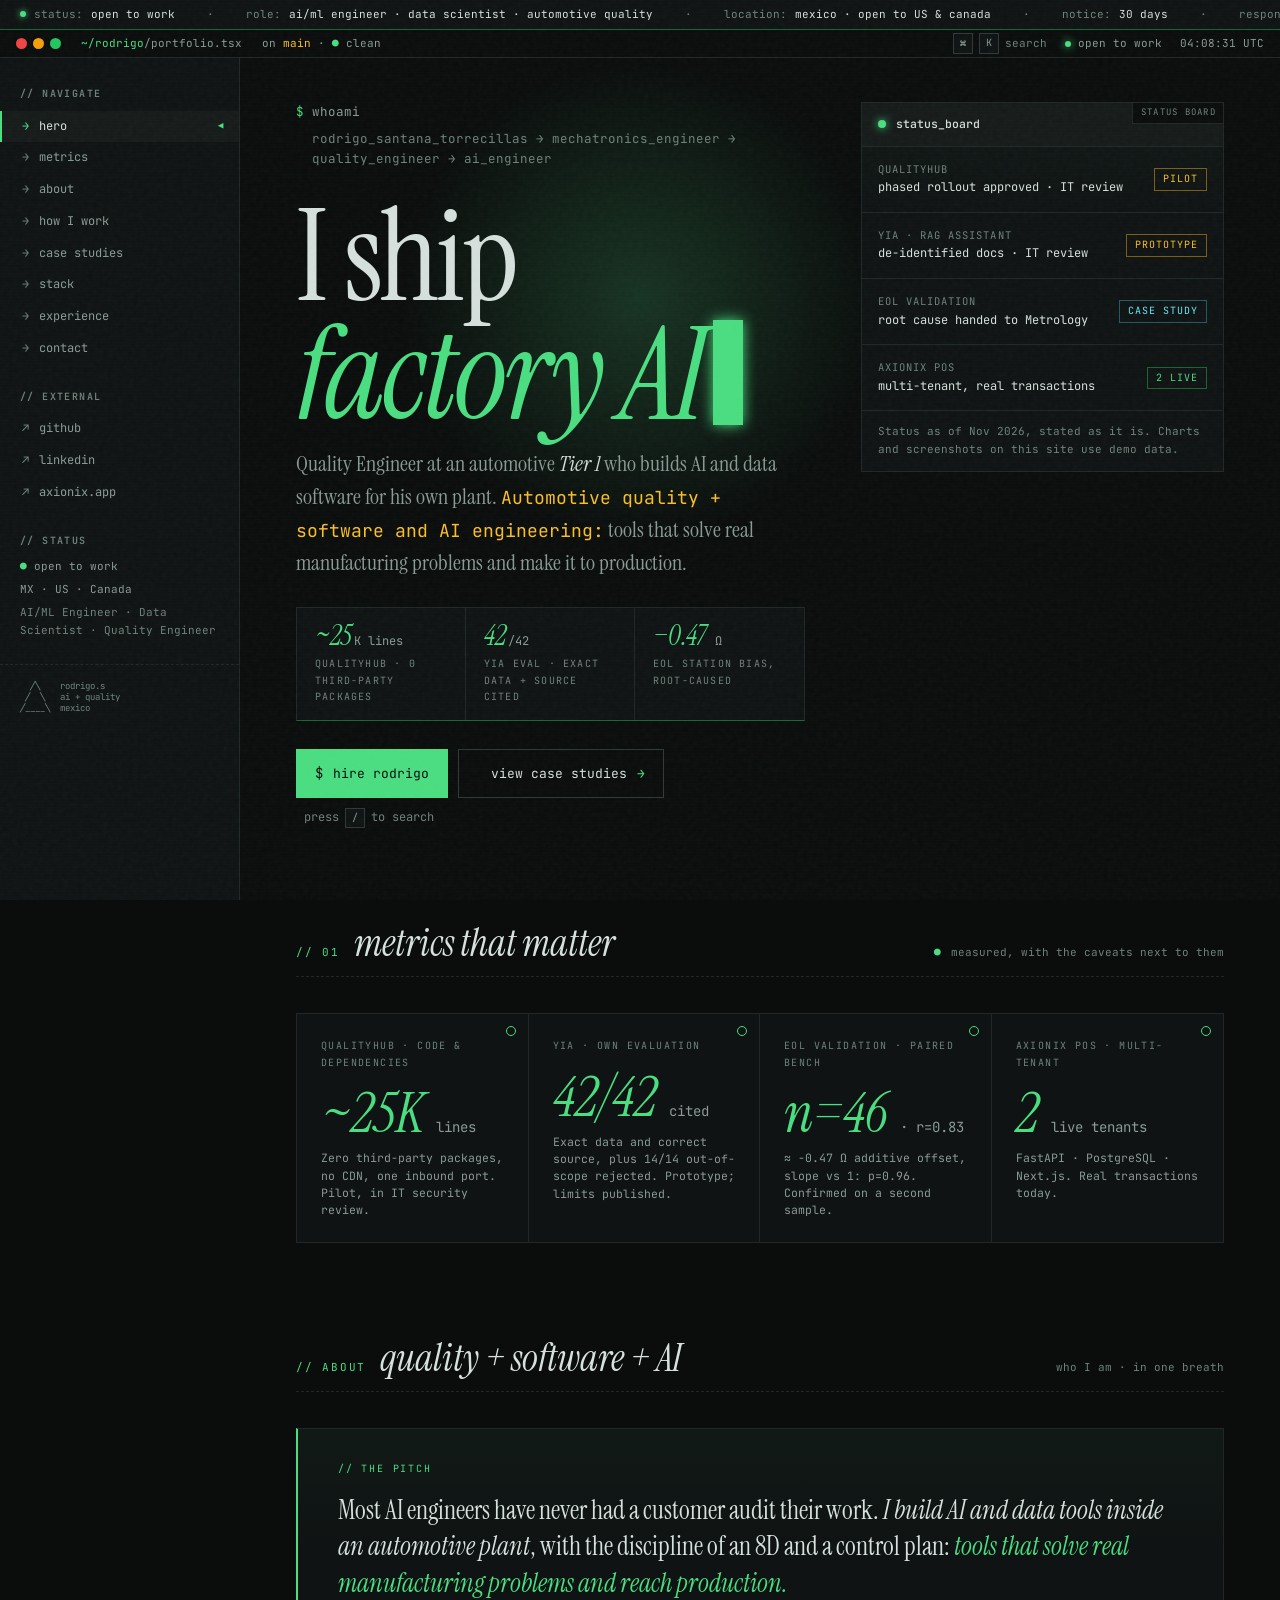
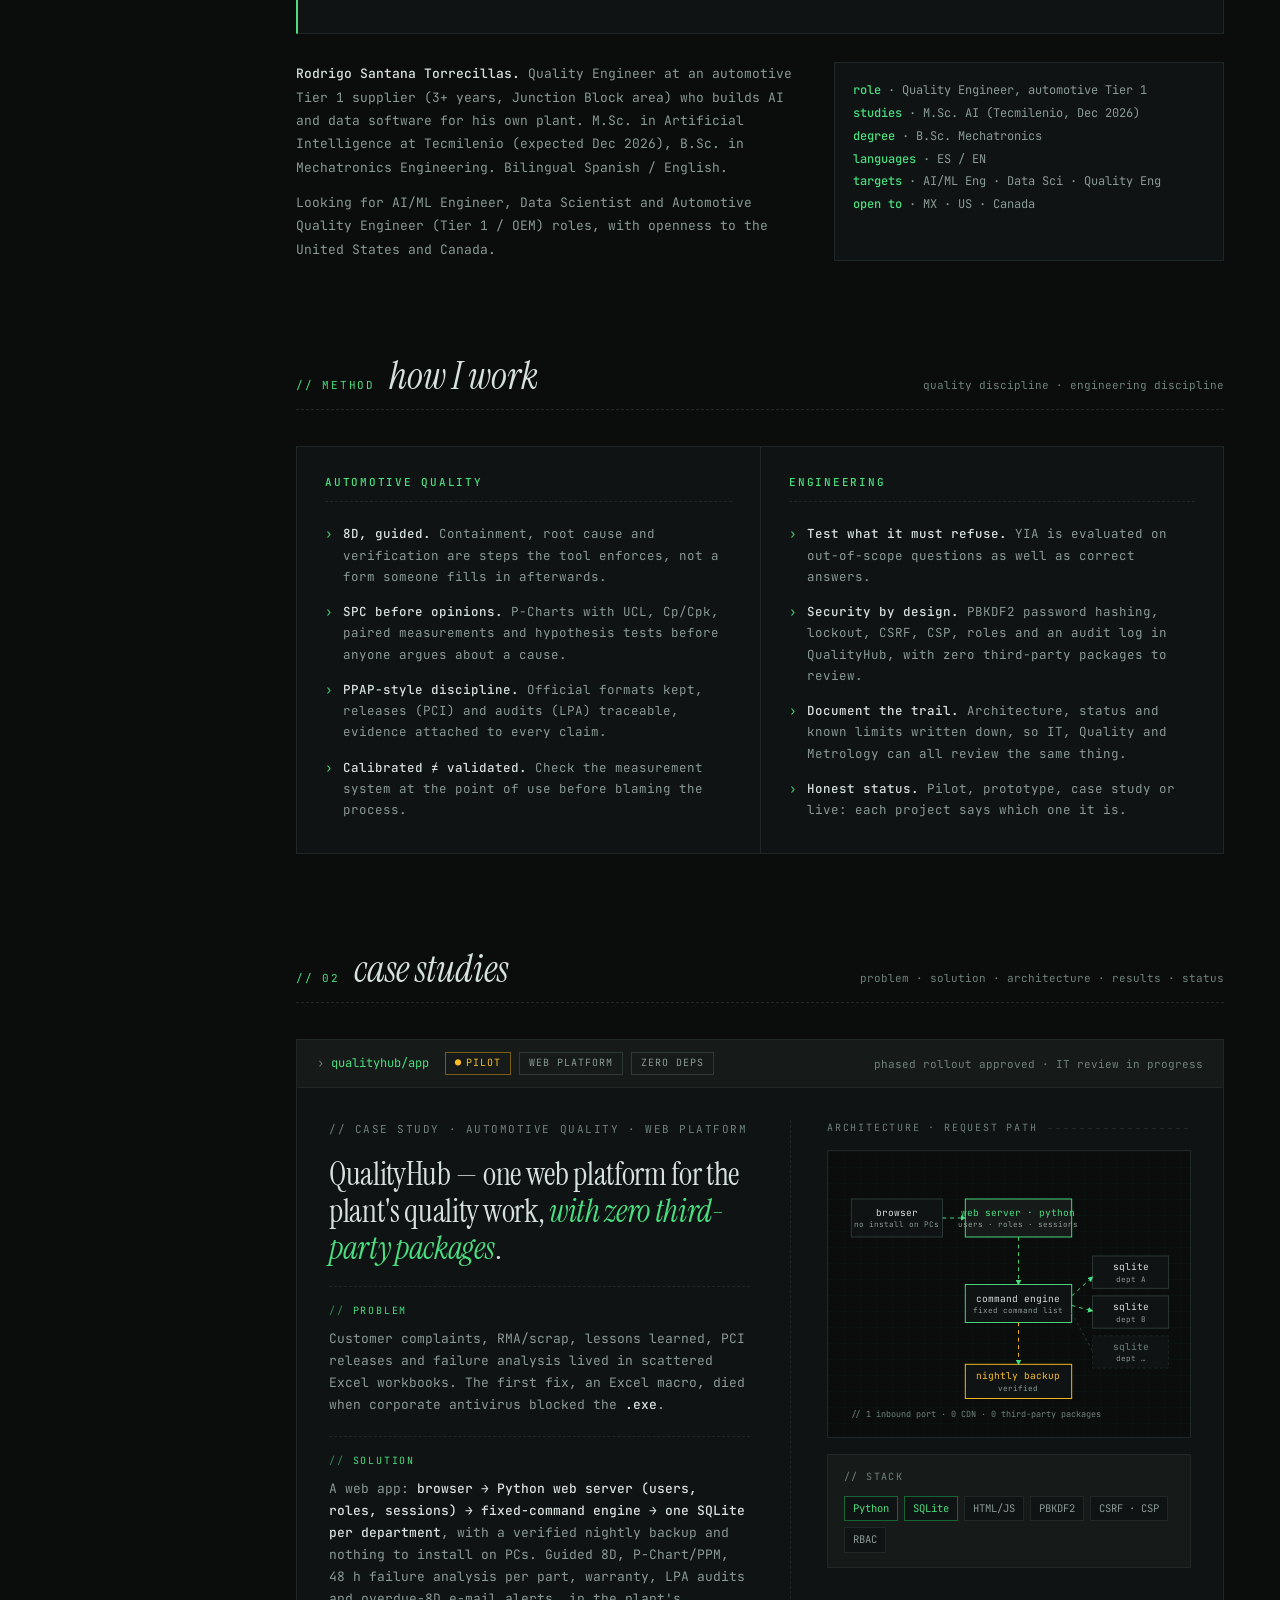
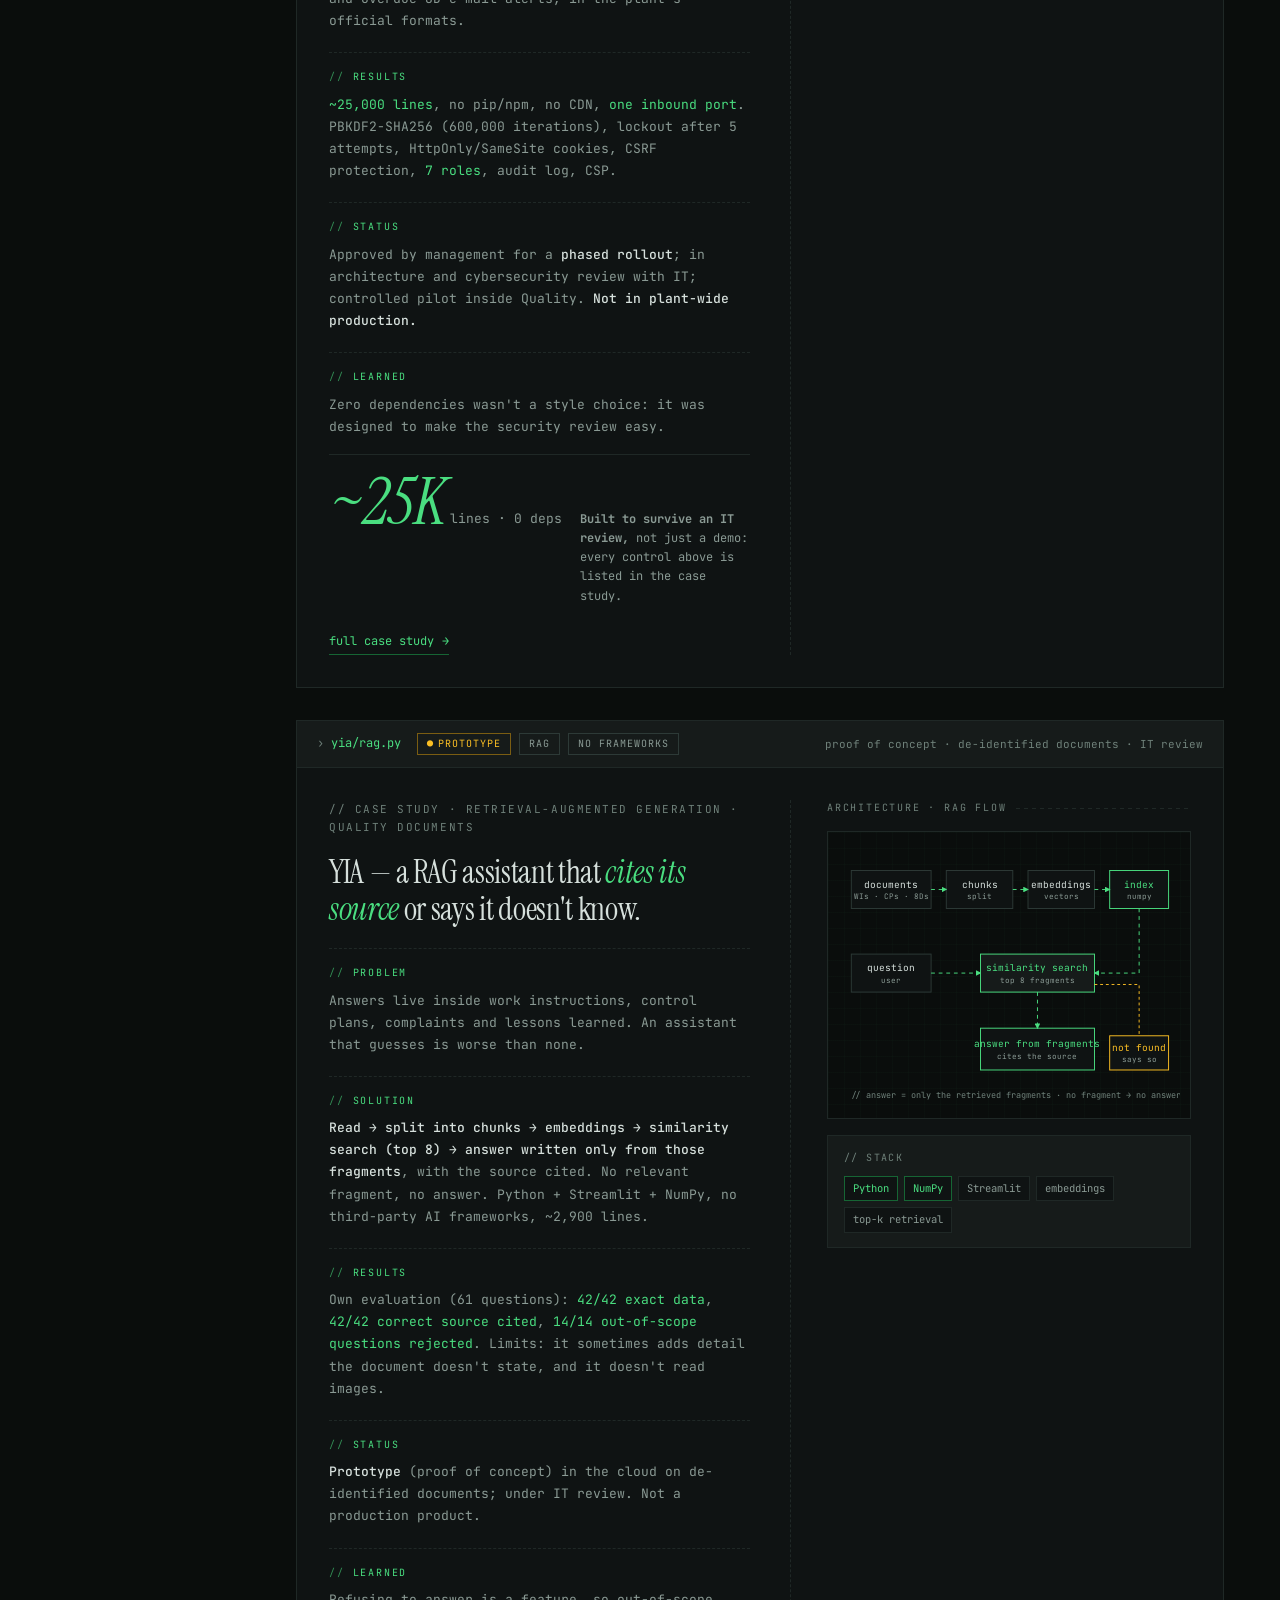
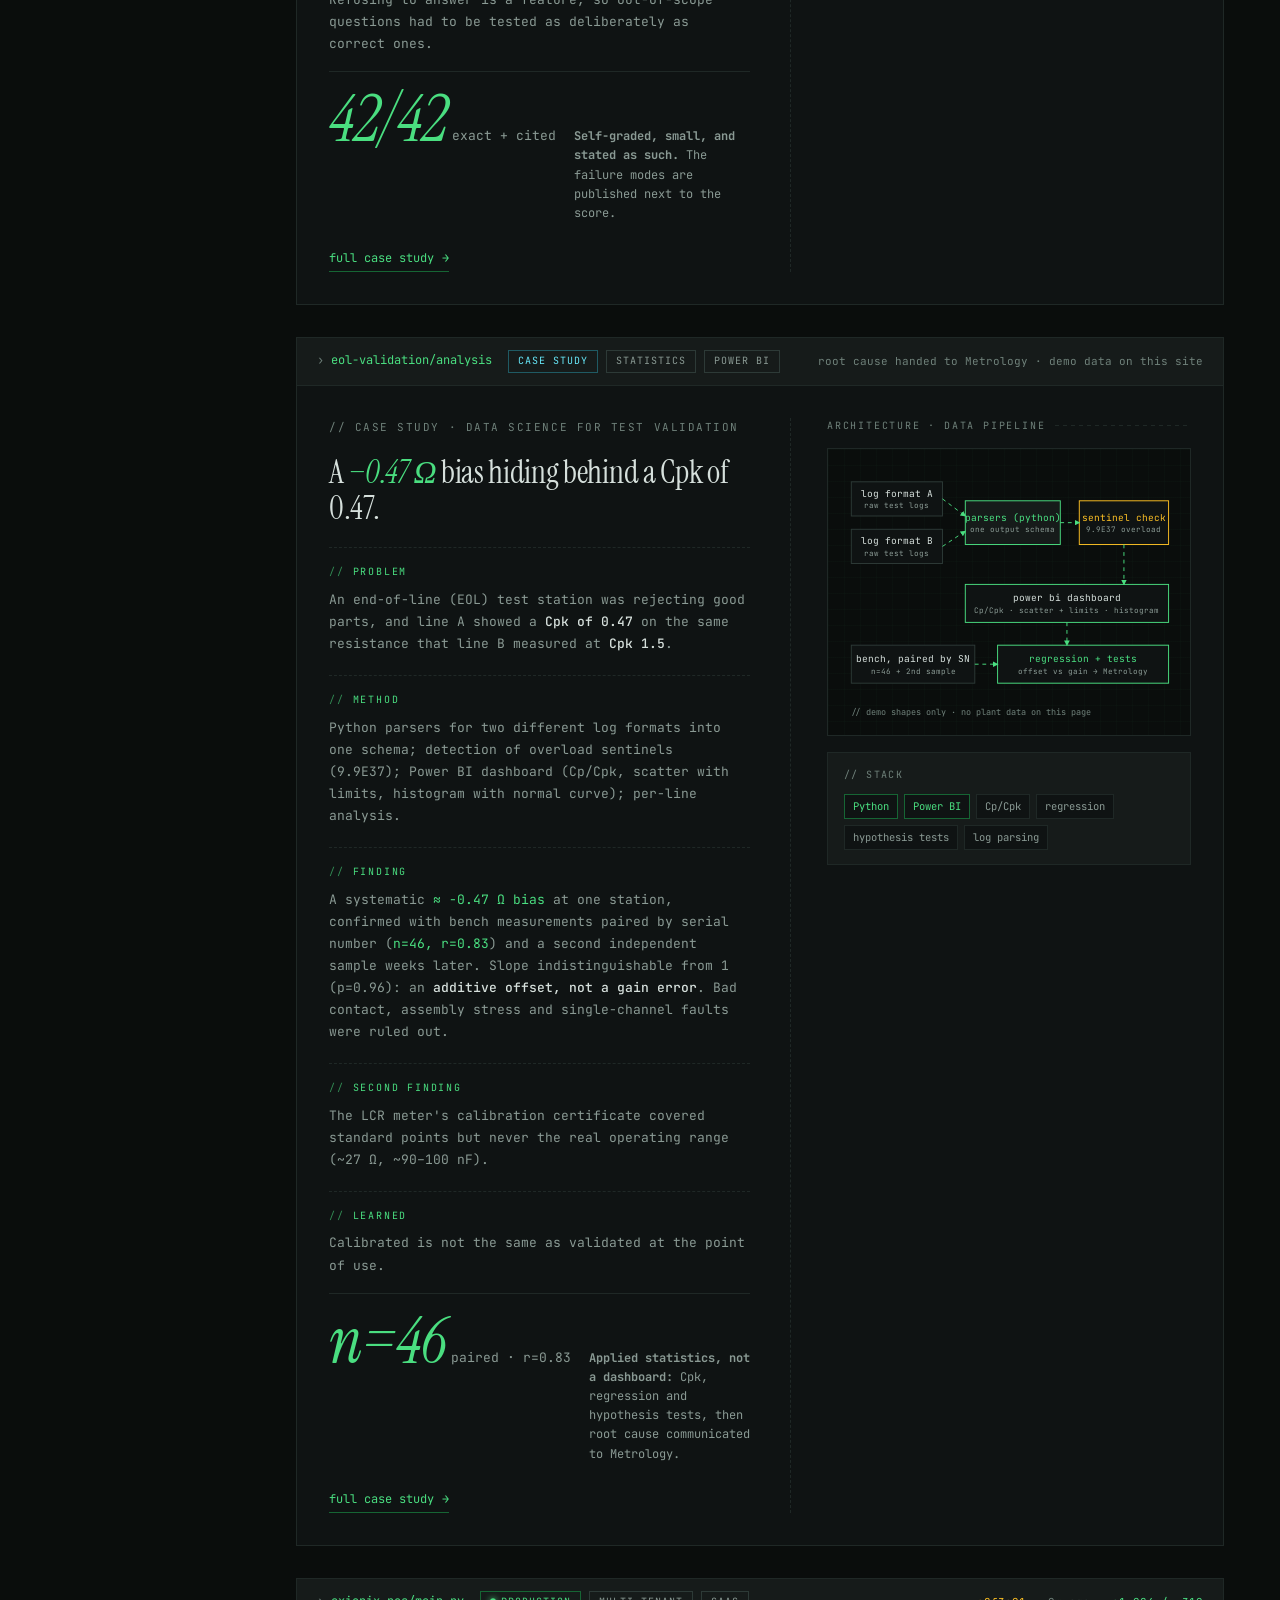
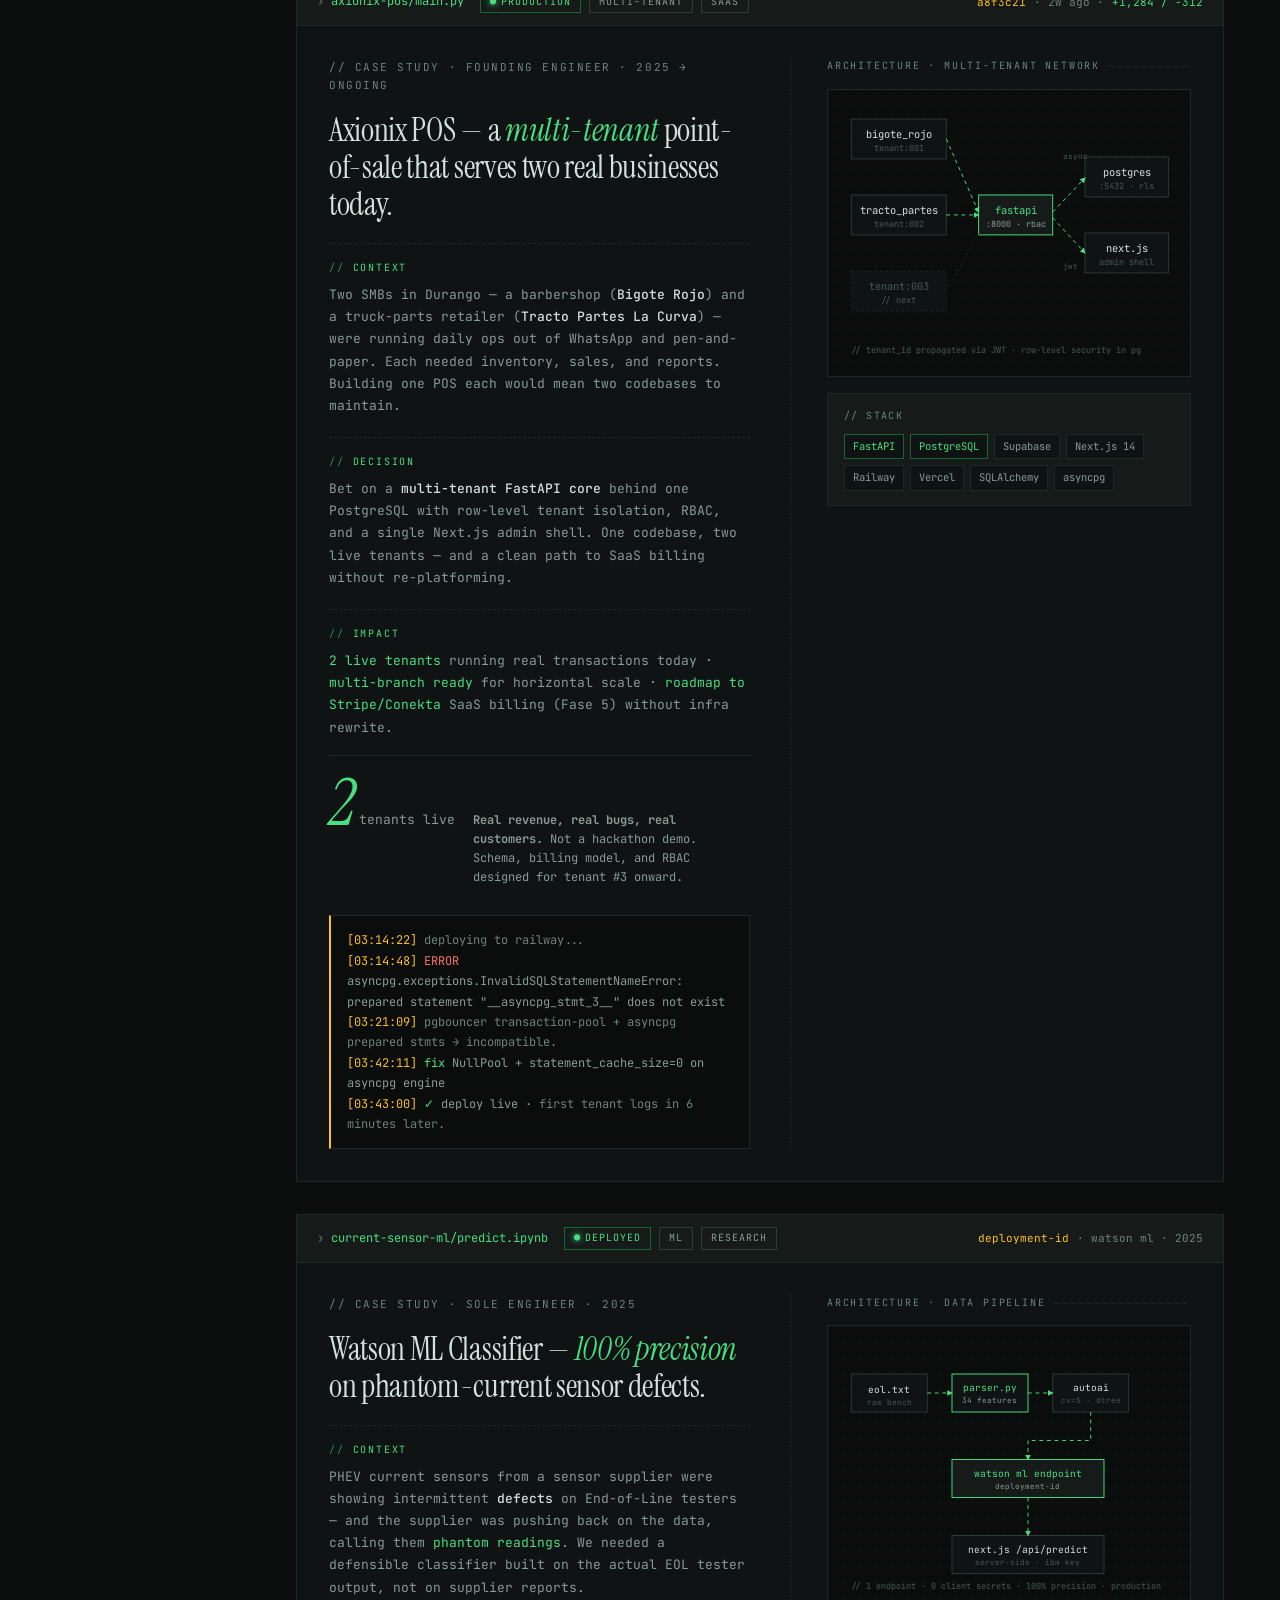
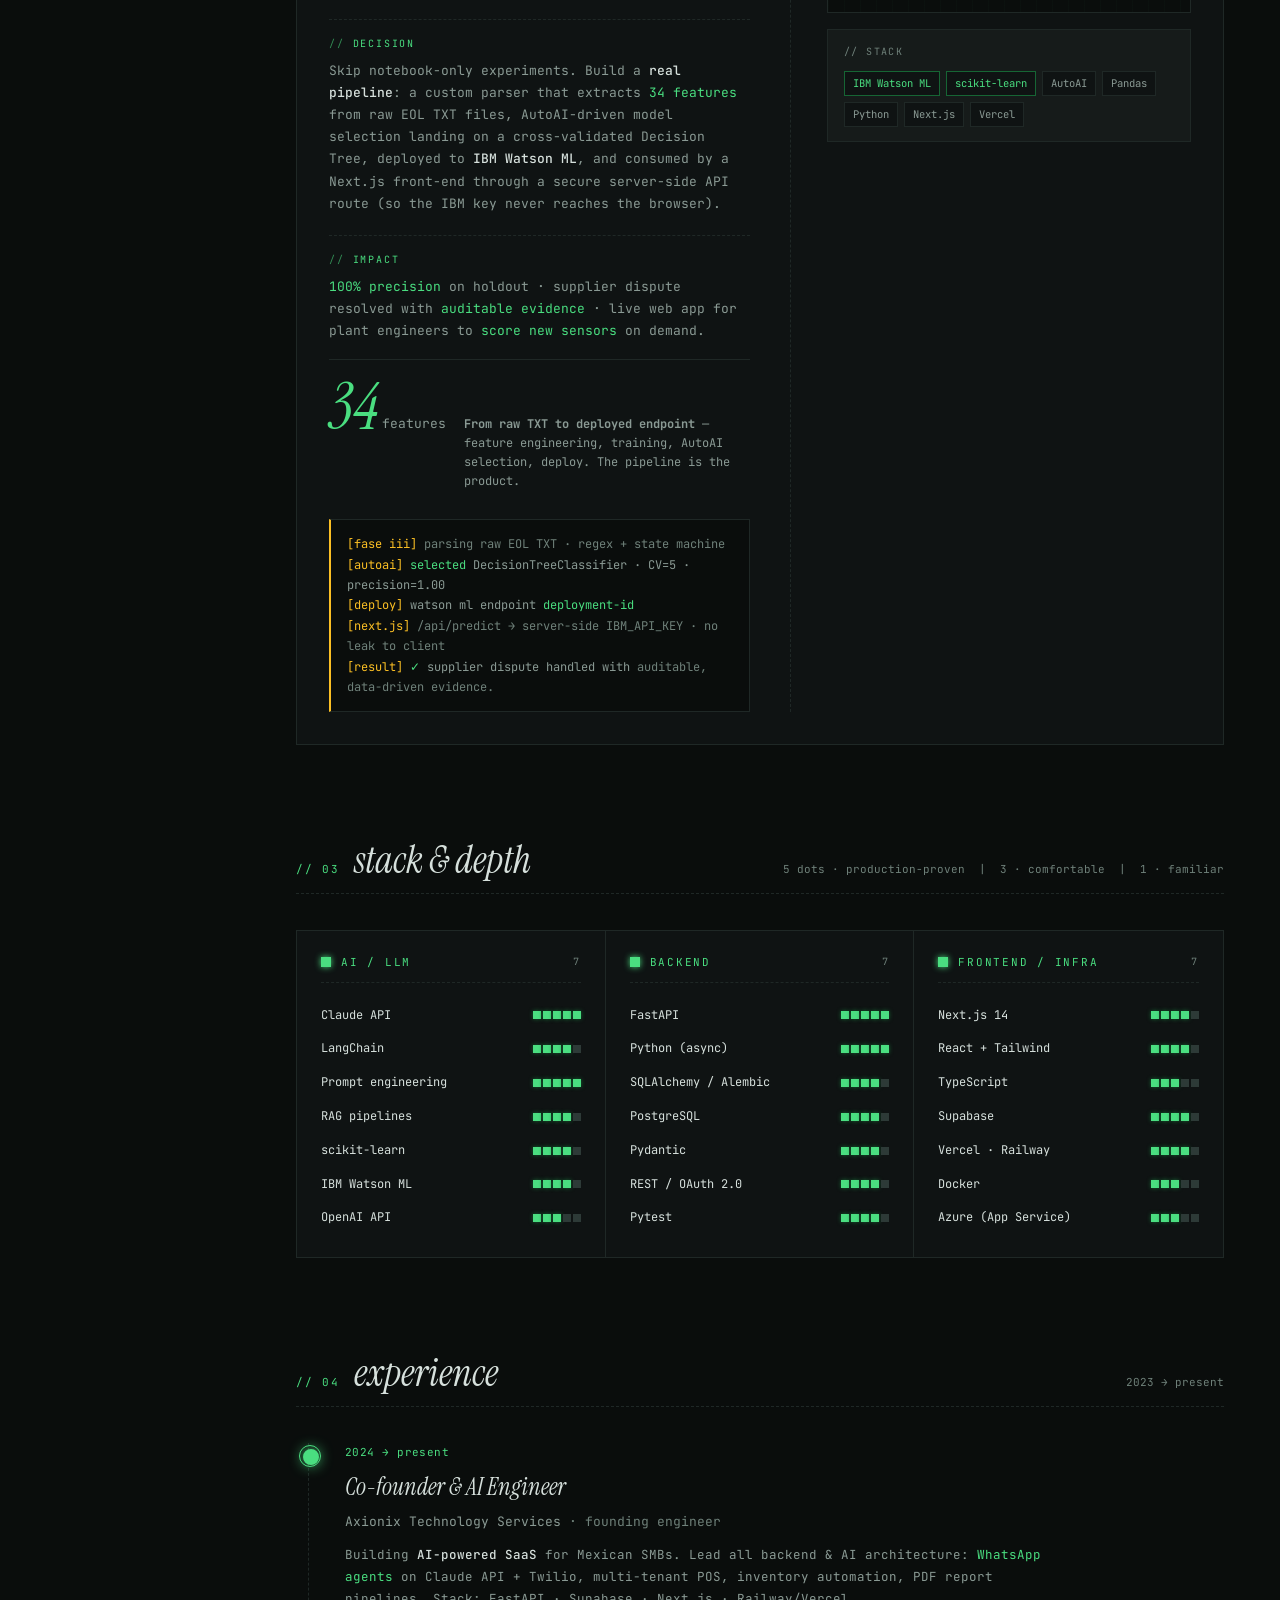
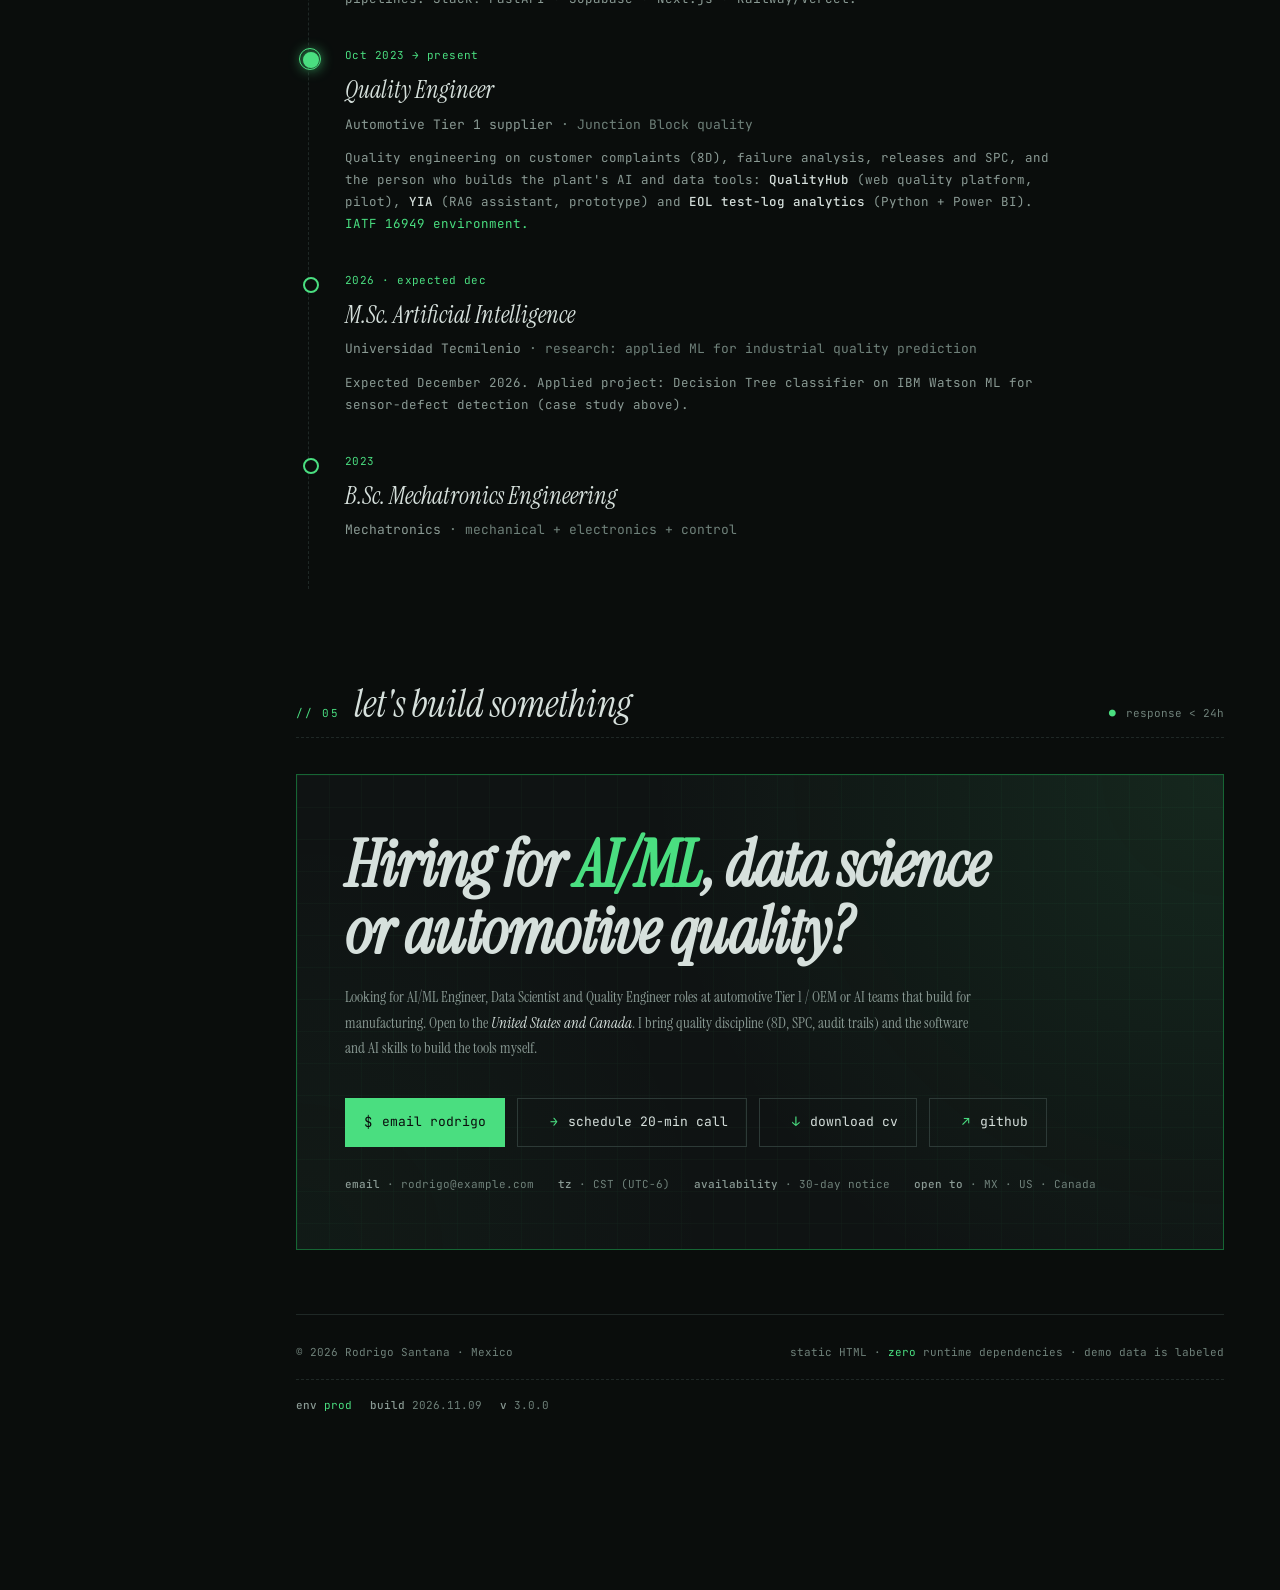
<file: index.html>
<!DOCTYPE html>
<html lang="en">
<head>
<meta charset="UTF-8" />
<meta name="viewport" content="width=device-width, initial-scale=1.0" />
<title>Rodrigo Santana — AI/ML Engineer · Automotive Quality</title>
<meta name="description" content="Quality Engineer at an automotive Tier 1 building AI and data software for manufacturing: QualityHub, a RAG quality assistant, and EOL test-log analytics. M.Sc. in AI (Dec 2026)." />
<link rel="preconnect" href="https://fonts.googleapis.com" />
<link rel="preconnect" href="https://fonts.gstatic.com" crossorigin />
<link href="https://fonts.googleapis.com/css2?family=JetBrains+Mono:ital,wght@0,300;0,400;0,500;0,600;0,700;0,800;1,400&family=Instrument+Serif:ital@0;1&display=swap" rel="stylesheet" />

<link rel="stylesheet" href="assets/site.css" />
<link rel="stylesheet" href="assets/extra.css" />
</head>
<body>
<a class="skip" href="#hero">Skip to content</a>

<!-- ============ AMBIENT CURSOR LIGHT ============ -->
<div id="ambient"></div>

<!-- ============ BOOT OVERLAY ============ -->
<div id="boot">
  <div class="boot-inner">
    <div class="boot-head">
      <span class="led"></span>
      <span>cold boot · rodrigo.santana@ai-engineer</span>
      <span style="margin-left:auto;">v3.0.0</span>
    </div>
    <div id="boot-log"></div>
    <div class="pbar"><div class="fill" id="boot-fill"></div></div>
  </div>
</div>

<!-- ============ HIREABILITY STRIP ============ -->
<div class="hire-strip" aria-hidden="true">
  <div class="marquee">
    <span class="item"><span class="dot"></span><span class="k">status:</span><span class="v">open to work</span></span>
    <span class="sep">·</span>
    <span class="item"><span class="k">role:</span><span class="v">ai/ml engineer · data scientist · automotive quality</span></span>
    <span class="sep">·</span>
    <span class="item"><span class="k">location:</span><span class="v">mexico · open to US &amp; canada</span></span>
    <span class="sep">·</span>
    <span class="item"><span class="k">notice:</span><span class="v">30 days</span></span>
    <span class="sep">·</span>
    <span class="item"><span class="k">response:</span><span class="v">&lt; 24h</span></span>
    <span class="sep">·</span>
    <span class="item"><span class="k">stack:</span><span class="v">python · rag · spc · fastapi · sql</span></span>
    <span class="sep">·</span>
    <!-- duplicate for seamless marquee -->
    <span class="item"><span class="dot"></span><span class="k">status:</span><span class="v">open to work</span></span>
    <span class="sep">·</span>
    <span class="item"><span class="k">role:</span><span class="v">ai/ml engineer · data scientist · automotive quality</span></span>
    <span class="sep">·</span>
    <span class="item"><span class="k">location:</span><span class="v">mexico · open to US &amp; canada</span></span>
    <span class="sep">·</span>
    <span class="item"><span class="k">notice:</span><span class="v">30 days</span></span>
    <span class="sep">·</span>
    <span class="item"><span class="k">response:</span><span class="v">&lt; 24h</span></span>
    <span class="sep">·</span>
    <span class="item"><span class="k">stack:</span><span class="v">python · rag · spc · fastapi · sql</span></span>
  </div>
</div>

<!-- ============ STATUS BAR ============ -->
<div class="status-bar">
  <div class="dots">
    <div class="dot red"></div>
    <div class="dot amber"></div>
    <div class="dot green"></div>
  </div>
  <div class="hide-mobile"><span class="path">~/rodrigo</span>/portfolio.tsx</div>
  <div class="branch hide-mobile">on <span class="b">main</span> · <span style="color:var(--phosphor)">●</span> clean</div>
  <div class="right">
    <button class="kbd-hint" id="open-pal" title="Open command palette">
      <span class="kbd">⌘</span><span class="kbd">K</span> search
    </button>
    <span><span class="indicator"></span> open to work</span>
    <span id="clock">--:--:-- UTC</span>
  </div>
</div>

<!-- ============ LAYOUT ============ -->
<div class="layout">

  <!-- SIDEBAR -->
  <aside class="sidebar" aria-label="Site navigation">
    <div class="sidebar-section">
      <div class="sidebar-header">// navigate</div>
      <a href="#hero" data-nav><span class="prompt">→</span> hero</a>
      <a href="#stats" data-nav><span class="prompt">→</span> metrics</a>
      <a href="#why" data-nav><span class="prompt">→</span> about</a>
      <a href="#method" data-nav><span class="prompt">→</span> how I work</a>
      <a href="#projects" data-nav><span class="prompt">→</span> case studies</a>
      <a href="#skills" data-nav><span class="prompt">→</span> stack</a>
      <a href="#experience" data-nav><span class="prompt">→</span> experience</a>
      <a href="#contact" data-nav><span class="prompt">→</span> contact</a>
    </div>
    <div class="sidebar-section">
      <div class="sidebar-header">// external</div>
      <a href="https://github.com/rodrigost1455-hub" target="_blank" rel="noopener"><span class="prompt">↗</span> github</a>
      <!-- TODO(rodrigo): replace with your real LinkedIn profile URL -->
      <a href="https://linkedin.com" target="_blank" rel="noopener"><span class="prompt">↗</span> linkedin</a>
      <a href="https://axionix-seven.vercel.app" target="_blank" rel="noopener"><span class="prompt">↗</span> axionix.app</a>
    </div>
    <div class="sidebar-section">
      <div class="sidebar-header">// status</div>
      <div class="status-block">
        <div><span style="color:var(--phosphor);">●</span> open to work</div>
        <div style="margin-top:4px;">MX · US · Canada</div>
        <div style="margin-top:4px; color:var(--ink-faint);">AI/ML Engineer · Data Scientist · Quality Engineer</div>
      </div>
    </div>
    <div class="sb-sig">  ╱╲    rodrigo.s
 ╱  ╲   ai + quality
╱____╲  mexico</div>
  </aside>

  <!-- MAIN -->
  <main>

    <!-- ============ HERO ============ -->
    <section class="hero" id="hero">
      <div class="hero-left">
        <div class="hero-bootline"><span class="prompt">$</span> whoami</div>
        <div class="hero-bootline"><span class="out">rodrigo_santana_torrecillas → mechatronics_engineer → quality_engineer → ai_engineer</span></div>

        <h1 class="hero-h1">
          I ship<br/>
          <span class="l2">factory AI<span class="cursor"></span></span>
        </h1>

        <p class="hero-lede">
          Quality Engineer at an automotive <em>Tier&nbsp;1</em> who builds AI and data software for his own plant. <span class="hl-amber">Automotive quality + software and AI engineering:</span> tools that solve real manufacturing problems and make it to production.
        </p>

        <!-- Proof bar: every number is from the case studies below -->
        <div class="proof-bar">
          <a href="#qualityhub-card">
            <div class="num">~25<span class="unit">K lines</span></div>
            <div class="lbl">qualityhub · 0 third-party packages</div>
          </a>
          <a href="#yia-card">
            <div class="num">42<span class="unit">/42</span></div>
            <div class="lbl">yia eval · exact data + source cited</div>
          </a>
          <a href="#eol-card">
            <div class="num">−0.47<span class="unit"> Ω</span></div>
            <div class="lbl">eol station bias, root-caused</div>
          </a>
        </div>

        <!-- CTAs -->
        <div class="cta-row">
          <a href="#contact" class="cta primary"><span>hire rodrigo</span></a>
          <a href="#projects" class="cta">view case studies <span class="arrow">→</span></a>
          <span class="cta-hint">press <span class="kbd">/</span> to search</span>
        </div>
      </div>

      <!-- STATUS BOARD (replaces the old synthetic "live ops" widget) -->
      <aside class="ops" aria-label="Project status board">
        <div class="ops-head">
          <span class="led"></span>
          <span class="title">status_board</span>
        </div>
        <div class="ops-metric">
          <div><div class="k">QualityHub</div><div class="v" style="font-size:12px;">phased rollout approved · IT review</div></div>
          <span class="pill warn">pilot</span>
        </div>
        <div class="ops-metric">
          <div><div class="k">YIA · RAG assistant</div><div class="v" style="font-size:12px;">de-identified docs · IT review</div></div>
          <span class="pill warn">prototype</span>
        </div>
        <div class="ops-metric">
          <div><div class="k">EOL validation</div><div class="v" style="font-size:12px;">root cause handed to Metrology</div></div>
          <span class="pill demo">case study</span>
        </div>
        <div class="ops-metric">
          <div><div class="k">Axionix POS</div><div class="v" style="font-size:12px;">multi-tenant, real transactions</div></div>
          <span class="pill ok">2 live</span>
        </div>
        <div class="ops-foot">Status as of Nov 2026, stated as it is. Charts and screenshots on this site use demo data.</div>
      </aside>
    </section>

    <!-- ============ STATS ============ -->
    <section id="stats">
      <div class="section-header">
        <span class="section-tag">// 01</span>
        <h2 class="section-title">metrics that matter</h2>
        <span class="section-meta"><span class="ok">●</span> measured, with the caveats next to them</span>
      </div>

      <div class="stats-grid">
        <div class="stat-card">
          <div class="stat-label">QualityHub · code &amp; dependencies</div>
          <div class="stat-value">~25K<span class="unit"> lines</span></div>
          <div class="stat-desc">Zero third-party packages, no CDN, one inbound port. Pilot, in IT security review.</div>
        </div>
        <div class="stat-card">
          <div class="stat-label">YIA · own evaluation</div>
          <div class="stat-value">42/42<span class="unit"> cited</span></div>
          <div class="stat-desc">Exact data and correct source, plus 14/14 out-of-scope rejected. Prototype; limits published.</div>
        </div>
        <div class="stat-card">
          <div class="stat-label">EOL validation · paired bench</div>
          <div class="stat-value">n=46<span class="unit"> · r=0.83</span></div>
          <div class="stat-desc">≈ −0.47 Ω additive offset, slope vs 1: p=0.96. Confirmed on a second sample.</div>
        </div>
        <div class="stat-card">
          <div class="stat-label">Axionix POS · multi-tenant</div>
          <div class="stat-value">2<span class="unit"> live tenants</span></div>
          <div class="stat-desc">FastAPI · PostgreSQL · Next.js. Real transactions today.</div>
        </div>
      </div>
    </section>

    <!-- ============ ABOUT / WHY HIRE ============ -->
    <section id="why">
      <div class="section-header">
        <span class="section-tag">// about</span>
        <h2 class="section-title">quality + software + AI</h2>
        <span class="section-meta">who I am · in one breath</span>
      </div>

      <div class="diff-block">
        <div class="meta">// the pitch</div>
        <p>
          Most AI engineers have never had a customer audit their work. <strong>I build AI and data tools inside an automotive plant</strong>, with the discipline of an 8D and a control plan: <em>tools that solve real manufacturing problems and reach production.</em>
        </p>
      </div>

      <div class="about-block">
        <div>
          <p><strong>Rodrigo Santana Torrecillas.</strong> Quality Engineer at an automotive Tier&nbsp;1 supplier (3+ years, Junction Block area) who builds AI and data software for his own plant. M.Sc. in Artificial Intelligence at Tecmilenio (expected Dec&nbsp;2026), B.Sc. in Mechatronics Engineering. Bilingual Spanish / English.</p>
          <p style="margin-top:12px;">Looking for AI/ML Engineer, Data Scientist and Automotive Quality Engineer (Tier&nbsp;1 / OEM) roles, with openness to the United States and Canada.</p>
        </div>
        <div class="about-facts">
          <div><b>role</b> · Quality Engineer, automotive Tier 1</div>
          <div><b>studies</b> · M.Sc. AI (Tecmilenio, Dec 2026)</div>
          <div><b>degree</b> · B.Sc. Mechatronics</div>
          <div><b>languages</b> · ES / EN</div>
          <div><b>targets</b> · AI/ML Eng · Data Sci · Quality Eng</div>
          <div><b>open to</b> · MX · US · Canada</div>
        </div>
      </div>
    </section>

    <!-- ============ HOW I WORK ============ -->
    <section id="method">
      <div class="section-header">
        <span class="section-tag">// method</span>
        <h2 class="section-title">how I work</h2>
        <span class="section-meta">quality discipline · engineering discipline</span>
      </div>

      <div class="method-grid">
        <div class="method-col">
          <h3>Automotive quality</h3>
          <ul>
            <li><strong>8D, guided.</strong> Containment, root cause and verification are steps the tool enforces, not a form someone fills in afterwards.</li>
            <li><strong>SPC before opinions.</strong> P-Charts with UCL, Cp/Cpk, paired measurements and hypothesis tests before anyone argues about a cause.</li>
            <li><strong>PPAP-style discipline.</strong> Official formats kept, releases (PCI) and audits (LPA) traceable, evidence attached to every claim.</li>
            <li><strong>Calibrated ≠ validated.</strong> Check the measurement system at the point of use before blaming the process.</li>
          </ul>
        </div>
        <div class="method-col">
          <h3>Engineering</h3>
          <ul>
            <li><strong>Test what it must refuse.</strong> YIA is evaluated on out-of-scope questions as well as correct answers.</li>
            <li><strong>Security by design.</strong> PBKDF2 password hashing, lockout, CSRF, CSP, roles and an audit log in QualityHub, with zero third-party packages to review.</li>
            <li><strong>Document the trail.</strong> Architecture, status and known limits written down, so IT, Quality and Metrology can all review the same thing.</li>
            <li><strong>Honest status.</strong> Pilot, prototype, case study or live: each project says which one it is.</li>
          </ul>
        </div>
      </div>
    </section>

    <!-- ============ PROJECTS ============ -->
    <section id="projects">
      <div class="section-header">
        <span class="section-tag">// 02</span>
        <h2 class="section-title">case studies</h2>
        <span class="section-meta">problem · solution · architecture · results · status</span>
      </div>


      <!-- ========== QUALITYHUB ========== -->
      <!-- TODO(rodrigo): add measurable impact for QualityHub (hours saved, 8D closure time, etc.) once you have validated numbers. -->
      <article class="project" data-case="qualityhub" id="qualityhub-card">
        <div class="project-header">
          <span class="filename">qualityhub/<span class="alt">app</span></span>
          <span class="badge warn">pilot</span><span class="badge">web platform</span><span class="badge">zero deps</span>
          <span class="status">phased rollout approved · IT review in progress</span>
        </div>
        <div class="project-body">
          <div>
            <div class="project-kicker">// case study · automotive quality · web platform</div>
            <h3 class="project-title">QualityHub — one web platform for the plant's quality work, <span class="accent">with zero third-party packages</span>.</h3>
            <div class="beat"><div class="label">problem</div><p>Customer complaints, RMA/scrap, lessons learned, PCI releases and failure analysis lived in scattered Excel workbooks. The first fix, an Excel macro, died when corporate antivirus blocked the <strong>.exe</strong>.</p></div>
            <div class="beat"><div class="label">solution</div><p>A web app: <strong>browser → Python web server (users, roles, sessions) → fixed-command engine → one SQLite per department</strong>, with a verified nightly backup and nothing to install on PCs. Guided 8D, P-Chart/PPM, 48 h failure analysis per part, warranty, LPA audits and overdue-8D e-mail alerts, in the plant's official formats.</p></div>
            <div class="beat"><div class="label">results</div><p><em>~25,000 lines</em>, no pip/npm, no CDN, <em>one inbound port</em>. PBKDF2-SHA256 (600,000 iterations), lockout after 5 attempts, HttpOnly/SameSite cookies, CSRF protection, <em>7 roles</em>, audit log, CSP.</p></div>
            <div class="beat"><div class="label">status</div><p>Approved by management for a <strong>phased rollout</strong>; in architecture and cybersecurity review with IT; controlled pilot inside Quality. <strong>Not in plant-wide production.</strong></p></div>
            <div class="beat"><div class="label">learned</div><p>Zero dependencies wasn't a style choice: it was designed to make the security review easy.</p></div>
            <div class="case-metric">
              <div class="big">~25K<span class="unit">lines · 0 deps</span></div>
              <div class="body"><strong>Built to survive an IT review,</strong> not just a demo: every control above is listed in the case study.</div>
            </div>
            <a class="card-link" href="projects/qualityhub.html">full case study <span aria-hidden="true">→</span></a>
          </div>

          <div class="arch-pane">
            <div class="arch-label">architecture · request path</div>
            <div class="arch-svg-wrap">
              <svg viewBox="0 0 360 280" xmlns="http://www.w3.org/2000/svg" role="img" aria-label="QualityHub architecture: browser to Python web server to a fixed-command engine to one SQLite database per department, with a verified nightly backup"><defs><marker id="arrQ" viewBox="0 0 6 6" refX="5" refY="3" markerWidth="6" markerHeight="6" orient="auto"><path d="M0,0 L6,3 L0,6 z" fill="#4ade80"/></marker></defs><g><rect class="node-box" x="14" y="40" width="96" height="40" fill="#0f1313" stroke="#2d3a37"/><text class="node-label" x="62.0" y="58.0" text-anchor="middle" fill="#d6e0dc" font-family="JetBrains Mono" font-size="10">browser</text><text x="62.0" y="70.0" text-anchor="middle" fill="#8a9a94" font-family="JetBrains Mono" font-size="8">no install on PCs</text></g><g><rect class="node-box" x="134" y="40" width="112" height="40" fill="#161b1a" stroke="#4ade80"/><text class="node-label" x="190.0" y="58.0" text-anchor="middle" fill="#4ade80" font-family="JetBrains Mono" font-size="10">web server · python</text><text x="190.0" y="70.0" text-anchor="middle" fill="#8a9a94" font-family="JetBrains Mono" font-size="8">users · roles · sessions</text></g><g><rect class="node-box" x="134" y="130" width="112" height="40" fill="#0f1313" stroke="#4ade80"/><text class="node-label" x="190.0" y="148.0" text-anchor="middle" fill="#d6e0dc" font-family="JetBrains Mono" font-size="10">command engine</text><text x="190.0" y="160.0" text-anchor="middle" fill="#8a9a94" font-family="JetBrains Mono" font-size="8">fixed command list</text></g><g><rect class="node-box" x="268" y="100" width="80" height="34" fill="#0f1313" stroke="#2d3a37"/><text class="node-label" x="308.0" y="115.0" text-anchor="middle" fill="#d6e0dc" font-family="JetBrains Mono" font-size="10">sqlite</text><text x="308.0" y="127.0" text-anchor="middle" fill="#8a9a94" font-family="JetBrains Mono" font-size="8">dept A</text></g><g><rect class="node-box" x="268" y="142" width="80" height="34" fill="#0f1313" stroke="#2d3a37"/><text class="node-label" x="308.0" y="157.0" text-anchor="middle" fill="#d6e0dc" font-family="JetBrains Mono" font-size="10">sqlite</text><text x="308.0" y="169.0" text-anchor="middle" fill="#8a9a94" font-family="JetBrains Mono" font-size="8">dept B</text></g><g><rect class="node-box" x="268" y="184" width="80" height="34" fill="#0f1313" stroke="#1f2826" stroke-dasharray="3 3"/><text class="node-label" x="308.0" y="199.0" text-anchor="middle" fill="#6f817a" font-family="JetBrains Mono" font-size="10">sqlite</text><text x="308.0" y="211.0" text-anchor="middle" fill="#8a9a94" font-family="JetBrains Mono" font-size="8">dept …</text></g><g><rect class="node-box" x="134" y="214" width="112" height="36" fill="#0f1313" stroke="#fbbf24"/><text class="node-label" x="190.0" y="230.0" text-anchor="middle" fill="#fbbf24" font-family="JetBrains Mono" font-size="10">nightly backup</text><text x="190.0" y="242.0" text-anchor="middle" fill="#8a9a94" font-family="JetBrains Mono" font-size="8">verified</text></g><path class="flow-path" d="M110,60 L134,60" stroke="#4ade80" stroke-width="1" fill="none" marker-end="url(#arrQ)"/><path class="flow-path" d="M190,80 L190,130" stroke="#4ade80" stroke-width="1" fill="none" marker-end="url(#arrQ)"/><path class="flow-path" d="M246,142 L268,122" stroke="#4ade80" stroke-width="1" fill="none" marker-end="url(#arrQ)"/><path class="flow-path" d="M246,152 L268,158" stroke="#4ade80" stroke-width="1" fill="none" marker-end="url(#arrQ)"/><path d="M246,160 L268,200" stroke="#2d3a37" stroke-width="1" fill="none" stroke-dasharray="3 3"/><path class="flow-path" d="M190,170 L190,214" stroke="#fbbf24" stroke-width="1" fill="none" marker-end="url(#arrQ)"/><text x="14" y="270" fill="#6f817a" font-family="JetBrains Mono" font-size="9">// 1 inbound port · 0 CDN · 0 third-party packages</text></svg>
            </div>

            <div class="arch-stack">
              <div class="lbl">// stack</div>
              <div class="ps-tags"><span class="ps-tag hl">Python</span><span class="ps-tag hl">SQLite</span><span class="ps-tag">HTML/JS</span><span class="ps-tag">PBKDF2</span><span class="ps-tag">CSRF · CSP</span><span class="ps-tag">RBAC</span></div>
            </div>
          </div>
        </div>
      </article>

      <!-- ========== YIA ========== -->
      <!-- TODO(rodrigo): the brief says 61 questions but 42 + 14 = 56. Confirm the other 5 (partial answers?) and update here and in projects/yia.html. -->
      <article class="project" data-case="yia" id="yia-card">
        <div class="project-header">
          <span class="filename">yia/<span class="alt">rag.py</span></span>
          <span class="badge warn">prototype</span><span class="badge">rag</span><span class="badge">no frameworks</span>
          <span class="status">proof of concept · de-identified documents · IT review</span>
        </div>
        <div class="project-body">
          <div>
            <div class="project-kicker">// case study · retrieval-augmented generation · quality documents</div>
            <h3 class="project-title">YIA — a RAG assistant that <span class="accent">cites its source</span> or says it doesn't know.</h3>
            <div class="beat"><div class="label">problem</div><p>Answers live inside work instructions, control plans, complaints and lessons learned. An assistant that guesses is worse than none.</p></div>
            <div class="beat"><div class="label">solution</div><p><strong>Read → split into chunks → embeddings → similarity search (top 8) → answer written only from those fragments</strong>, with the source cited. No relevant fragment, no answer. Python + Streamlit + NumPy, no third-party AI frameworks, ~2,900 lines.</p></div>
            <div class="beat"><div class="label">results</div><p>Own evaluation (61 questions): <em>42/42 exact data</em>, <em>42/42 correct source cited</em>, <em>14/14 out-of-scope questions rejected</em>. Limits: it sometimes adds detail the document doesn't state, and it doesn't read images.</p></div>
            <div class="beat"><div class="label">status</div><p><strong>Prototype</strong> (proof of concept) in the cloud on de-identified documents; under IT review. Not a production product.</p></div>
            <div class="beat"><div class="label">learned</div><p>Refusing to answer is a feature, so out-of-scope questions had to be tested as deliberately as correct ones.</p></div>
            <div class="case-metric">
              <div class="big">42/42<span class="unit">exact + cited</span></div>
              <div class="body"><strong>Self-graded, small, and stated as such.</strong> The failure modes are published next to the score.</div>
            </div>
            <a class="card-link" href="projects/yia.html">full case study <span aria-hidden="true">→</span></a>
          </div>

          <div class="arch-pane">
            <div class="arch-label">architecture · rag flow</div>
            <div class="arch-svg-wrap">
              <svg viewBox="0 0 360 280" xmlns="http://www.w3.org/2000/svg" role="img" aria-label="YIA RAG pipeline: documents are chunked, embedded and indexed; a question retrieves the top 8 fragments and the answer is written only from them with the source cited, otherwise it says nothing was found"><defs><marker id="arrY" viewBox="0 0 6 6" refX="5" refY="3" markerWidth="6" markerHeight="6" orient="auto"><path d="M0,0 L6,3 L0,6 z" fill="#4ade80"/></marker></defs><g><rect class="node-box" x="14" y="30" width="84" height="40" fill="#0f1313" stroke="#2d3a37"/><text class="node-label" x="56.0" y="48.0" text-anchor="middle" fill="#d6e0dc" font-family="JetBrains Mono" font-size="10">documents</text><text x="56.0" y="60.0" text-anchor="middle" fill="#8a9a94" font-family="JetBrains Mono" font-size="8">WIs · CPs · 8Ds</text></g><g><rect class="node-box" x="114" y="30" width="70" height="40" fill="#0f1313" stroke="#2d3a37"/><text class="node-label" x="149.0" y="48.0" text-anchor="middle" fill="#d6e0dc" font-family="JetBrains Mono" font-size="10">chunks</text><text x="149.0" y="60.0" text-anchor="middle" fill="#8a9a94" font-family="JetBrains Mono" font-size="8">split</text></g><g><rect class="node-box" x="200" y="30" width="70" height="40" fill="#0f1313" stroke="#2d3a37"/><text class="node-label" x="235.0" y="48.0" text-anchor="middle" fill="#d6e0dc" font-family="JetBrains Mono" font-size="10">embeddings</text><text x="235.0" y="60.0" text-anchor="middle" fill="#8a9a94" font-family="JetBrains Mono" font-size="8">vectors</text></g><g><rect class="node-box" x="286" y="30" width="62" height="40" fill="#0f1313" stroke="#4ade80"/><text class="node-label" x="317.0" y="48.0" text-anchor="middle" fill="#4ade80" font-family="JetBrains Mono" font-size="10">index</text><text x="317.0" y="60.0" text-anchor="middle" fill="#8a9a94" font-family="JetBrains Mono" font-size="8">numpy</text></g><g><rect class="node-box" x="14" y="118" width="84" height="40" fill="#0f1313" stroke="#2d3a37"/><text class="node-label" x="56.0" y="136.0" text-anchor="middle" fill="#d6e0dc" font-family="JetBrains Mono" font-size="10">question</text><text x="56.0" y="148.0" text-anchor="middle" fill="#8a9a94" font-family="JetBrains Mono" font-size="8">user</text></g><g><rect class="node-box" x="150" y="118" width="120" height="40" fill="#161b1a" stroke="#4ade80"/><text class="node-label" x="210.0" y="136.0" text-anchor="middle" fill="#4ade80" font-family="JetBrains Mono" font-size="10">similarity search</text><text x="210.0" y="148.0" text-anchor="middle" fill="#8a9a94" font-family="JetBrains Mono" font-size="8">top 8 fragments</text></g><g><rect class="node-box" x="150" y="196" width="120" height="44" fill="#0f1313" stroke="#4ade80"/><text class="node-label" x="210.0" y="216.0" text-anchor="middle" fill="#4ade80" font-family="JetBrains Mono" font-size="10">answer from fragments</text><text x="210.0" y="228.0" text-anchor="middle" fill="#8a9a94" font-family="JetBrains Mono" font-size="8">cites the source</text></g><g><rect class="node-box" x="286" y="204" width="62" height="36" fill="#0f1313" stroke="#fbbf24"/><text class="node-label" x="317.0" y="220.0" text-anchor="middle" fill="#fbbf24" font-family="JetBrains Mono" font-size="10">not found</text><text x="317.0" y="232.0" text-anchor="middle" fill="#8a9a94" font-family="JetBrains Mono" font-size="8">says so</text></g><path class="flow-path" d="M98,50 L114,50" stroke="#4ade80" stroke-width="1" fill="none" marker-end="url(#arrY)"/><path class="flow-path" d="M184,50 L200,50" stroke="#4ade80" stroke-width="1" fill="none" marker-end="url(#arrY)"/><path class="flow-path" d="M270,50 L286,50" stroke="#4ade80" stroke-width="1" fill="none" marker-end="url(#arrY)"/><path class="flow-path" d="M317,70 L317,138 L270,138" stroke="#4ade80" stroke-width="1" fill="none" marker-end="url(#arrY)"/><path class="flow-path" d="M98,138 L150,138" stroke="#4ade80" stroke-width="1" fill="none" marker-end="url(#arrY)"/><path class="flow-path" d="M210,158 L210,196" stroke="#4ade80" stroke-width="1" fill="none" marker-end="url(#arrY)"/><path d="M270,150 L317,150 L317,204" stroke="#fbbf24" stroke-width="1" fill="none" stroke-dasharray="3 3"/><text x="14" y="270" fill="#6f817a" font-family="JetBrains Mono" font-size="9">// answer = only the retrieved fragments · no fragment → no answer</text></svg>
            </div>

            <div class="arch-stack">
              <div class="lbl">// stack</div>
              <div class="ps-tags"><span class="ps-tag hl">Python</span><span class="ps-tag hl">NumPy</span><span class="ps-tag">Streamlit</span><span class="ps-tag">embeddings</span><span class="ps-tag">top-k retrieval</span></div>
            </div>
          </div>
        </div>
      </article>

      <!-- ========== EOL ========== -->
      <!-- TODO(rodrigo): add the measurable impact of the EOL finding (false-reject rate before/after, scrap avoided, etc.) if you have validated numbers. -->
      <article class="project" data-case="eol" id="eol-card">
        <div class="project-header">
          <span class="filename">eol-validation/<span class="alt">analysis</span></span>
          <span class="badge demo">case study</span><span class="badge">statistics</span><span class="badge">power bi</span>
          <span class="status">root cause handed to Metrology · demo data on this site</span>
        </div>
        <div class="project-body">
          <div>
            <div class="project-kicker">// case study · data science for test validation</div>
            <h3 class="project-title">A <span class="accent">−0.47&nbsp;Ω</span> bias hiding behind a Cpk of 0.47.</h3>
            <div class="beat"><div class="label">problem</div><p>An end-of-line (EOL) test station was rejecting good parts, and line A showed a <strong>Cpk of 0.47</strong> on the same resistance that line B measured at <strong>Cpk 1.5</strong>.</p></div>
            <div class="beat"><div class="label">method</div><p>Python parsers for two different log formats into one schema; detection of overload sentinels (9.9E37); Power BI dashboard (Cp/Cpk, scatter with limits, histogram with normal curve); per-line analysis.</p></div>
            <div class="beat"><div class="label">finding</div><p>A systematic <em>≈ −0.47 Ω bias</em> at one station, confirmed with bench measurements paired by serial number (<em>n=46, r=0.83</em>) and a second independent sample weeks later. Slope indistinguishable from 1 (p=0.96): an <strong>additive offset, not a gain error</strong>. Bad contact, assembly stress and single-channel faults were ruled out.</p></div>
            <div class="beat"><div class="label">second finding</div><p>The LCR meter's calibration certificate covered standard points but never the real operating range (~27 Ω, ~90–100 nF).</p></div>
            <div class="beat"><div class="label">learned</div><p>Calibrated is not the same as validated at the point of use.</p></div>
            <div class="case-metric">
              <div class="big">n=46<span class="unit">paired · r=0.83</span></div>
              <div class="body"><strong>Applied statistics, not a dashboard:</strong> Cpk, regression and hypothesis tests, then root cause communicated to Metrology.</div>
            </div>
            <a class="card-link" href="projects/eol-validation.html">full case study <span aria-hidden="true">→</span></a>
          </div>

          <div class="arch-pane">
            <div class="arch-label">architecture · data pipeline</div>
            <div class="arch-svg-wrap">
              <svg viewBox="0 0 360 280" xmlns="http://www.w3.org/2000/svg" role="img" aria-label="EOL validation pipeline: two log formats parsed into one schema, sentinel values detected, Power BI dashboard, paired bench measurements and regression, root cause sent to Metrology"><defs><marker id="arrE" viewBox="0 0 6 6" refX="5" refY="3" markerWidth="6" markerHeight="6" orient="auto"><path d="M0,0 L6,3 L0,6 z" fill="#4ade80"/></marker></defs><g><rect class="node-box" x="14" y="24" width="96" height="36" fill="#0f1313" stroke="#2d3a37"/><text class="node-label" x="62.0" y="40.0" text-anchor="middle" fill="#d6e0dc" font-family="JetBrains Mono" font-size="10">log format A</text><text x="62.0" y="52.0" text-anchor="middle" fill="#8a9a94" font-family="JetBrains Mono" font-size="8">raw test logs</text></g><g><rect class="node-box" x="14" y="74" width="96" height="36" fill="#0f1313" stroke="#2d3a37"/><text class="node-label" x="62.0" y="90.0" text-anchor="middle" fill="#d6e0dc" font-family="JetBrains Mono" font-size="10">log format B</text><text x="62.0" y="102.0" text-anchor="middle" fill="#8a9a94" font-family="JetBrains Mono" font-size="8">raw test logs</text></g><g><rect class="node-box" x="134" y="44" width="100" height="46" fill="#161b1a" stroke="#4ade80"/><text class="node-label" x="184.0" y="65.0" text-anchor="middle" fill="#4ade80" font-family="JetBrains Mono" font-size="10">parsers (python)</text><text x="184.0" y="77.0" text-anchor="middle" fill="#8a9a94" font-family="JetBrains Mono" font-size="8">one output schema</text></g><g><rect class="node-box" x="254" y="44" width="94" height="46" fill="#0f1313" stroke="#fbbf24"/><text class="node-label" x="301.0" y="65.0" text-anchor="middle" fill="#fbbf24" font-family="JetBrains Mono" font-size="10">sentinel check</text><text x="301.0" y="77.0" text-anchor="middle" fill="#8a9a94" font-family="JetBrains Mono" font-size="8">9.9E37 overload</text></g><g><rect class="node-box" x="134" y="132" width="214" height="40" fill="#0f1313" stroke="#4ade80"/><text class="node-label" x="241.0" y="150.0" text-anchor="middle" fill="#d6e0dc" font-family="JetBrains Mono" font-size="10">power bi dashboard</text><text x="241.0" y="162.0" text-anchor="middle" fill="#8a9a94" font-family="JetBrains Mono" font-size="8">Cp/Cpk · scatter + limits · histogram</text></g><g><rect class="node-box" x="14" y="196" width="130" height="40" fill="#0f1313" stroke="#2d3a37"/><text class="node-label" x="79.0" y="214.0" text-anchor="middle" fill="#d6e0dc" font-family="JetBrains Mono" font-size="10">bench, paired by SN</text><text x="79.0" y="226.0" text-anchor="middle" fill="#8a9a94" font-family="JetBrains Mono" font-size="8">n=46 + 2nd sample</text></g><g><rect class="node-box" x="168" y="196" width="180" height="40" fill="#0f1313" stroke="#4ade80"/><text class="node-label" x="258.0" y="214.0" text-anchor="middle" fill="#4ade80" font-family="JetBrains Mono" font-size="10">regression + tests</text><text x="258.0" y="226.0" text-anchor="middle" fill="#8a9a94" font-family="JetBrains Mono" font-size="8">offset vs gain → Metrology</text></g><path class="flow-path" d="M110,42 L134,60" stroke="#4ade80" stroke-width="1" fill="none" marker-end="url(#arrE)"/><path class="flow-path" d="M110,92 L134,76" stroke="#4ade80" stroke-width="1" fill="none" marker-end="url(#arrE)"/><path class="flow-path" d="M234,67 L254,67" stroke="#4ade80" stroke-width="1" fill="none" marker-end="url(#arrE)"/><path class="flow-path" d="M301,90 L301,132" stroke="#4ade80" stroke-width="1" fill="none" marker-end="url(#arrE)"/><path class="flow-path" d="M241,172 L241,196" stroke="#4ade80" stroke-width="1" fill="none" marker-end="url(#arrE)"/><path class="flow-path" d="M144,216 L168,216" stroke="#4ade80" stroke-width="1" fill="none" marker-end="url(#arrE)"/><text x="14" y="270" fill="#6f817a" font-family="JetBrains Mono" font-size="9">// demo shapes only · no plant data on this page</text></svg>
            </div>

            <div class="arch-stack">
              <div class="lbl">// stack</div>
              <div class="ps-tags"><span class="ps-tag hl">Python</span><span class="ps-tag hl">Power BI</span><span class="ps-tag">Cp/Cpk</span><span class="ps-tag">regression</span><span class="ps-tag">hypothesis tests</span><span class="ps-tag">log parsing</span></div>
            </div>
          </div>
        </div>
      </article>

      <!-- TODO(rodrigo): add cards for Batcomputer ML, the World Cup 2026 prediction system and the AI4I predictive-maintenance service once you have the final write-ups. -->

      <!-- ========== PROJECT 1 : AXIONIX POS ========== -->
      <article class="project" data-case="axionix" id="axionix-card">
        <div class="project-header">
          <span class="filename">axionix-pos/<span class="alt">main.py</span></span>
          <span class="badge prod">production</span>
          <span class="badge">multi-tenant</span>
          <span class="badge">saas</span>
          <span class="status">
            <span class="sha">a8f3c21</span> · 2w ago · <span class="ok" style="color:var(--phosphor)">+1,284 / −312</span>
          </span>
        </div>
        <div class="project-body">
          <div>
            <div class="project-kicker">// case study · founding engineer · 2025 → ongoing</div>
            <h3 class="project-title">Axionix POS — a <span class="accent">multi-tenant</span> point-of-sale that serves two real businesses today.</h3>

            <div class="beat">
              <div class="label">context</div>
              <p>Two SMBs in Durango — a barbershop (<strong>Bigote Rojo</strong>) and a truck-parts retailer (<strong>Tracto Partes La Curva</strong>) — were running daily ops out of WhatsApp and pen-and-paper. Each needed inventory, sales, and reports. Building one POS each would mean two codebases to maintain.</p>
            </div>

            <div class="beat">
              <div class="label">decision</div>
              <p>Bet on a <strong>multi-tenant FastAPI core</strong> behind one PostgreSQL with row-level tenant isolation, RBAC, and a single Next.js admin shell. One codebase, two live tenants — and a clean path to SaaS billing without re-platforming.</p>
            </div>

            <div class="beat">
              <div class="label">impact</div>
              <p>
                <em>2 live tenants</em> running real transactions today · <em>multi-branch ready</em> for horizontal scale · <em>roadmap to Stripe/Conekta</em> SaaS billing (Fase 5) without infra rewrite.
              </p>
            </div>

            <div class="case-metric">
              <div class="big">2<span class="unit">tenants live</span></div>
              <div class="body"><strong>Real revenue, real bugs, real customers.</strong> Not a hackathon demo. Schema, billing model, and RBAC designed for tenant #3 onward.</div>
            </div>

            <div class="warlog">
              <div><span class="ts">[03:14:22]</span> <span class="dim">deploying to railway...</span></div>
              <div><span class="ts">[03:14:48]</span> <span class="err">ERROR</span> asyncpg.exceptions.InvalidSQLStatementNameError: prepared statement "__asyncpg_stmt_3__" does not exist</div>
              <div><span class="ts">[03:21:09]</span> <span class="dim">pgbouncer transaction-pool + asyncpg prepared stmts → incompatible.</span></div>
              <div><span class="ts">[03:42:11]</span> <span class="hl">fix</span> NullPool + statement_cache_size=0 on asyncpg engine</div>
              <div><span class="ts">[03:43:00]</span> <span class="ok">✓</span> deploy live · <span class="dim">first tenant logs in 6 minutes later.</span></div>
            </div>
          </div>

          <div class="arch-pane">
            <div class="arch-label">architecture · multi-tenant network</div>
            <div class="arch-svg-wrap">
              <svg viewBox="0 0 360 280" xmlns="http://www.w3.org/2000/svg">
                <defs>
                  <marker id="arr1" viewBox="0 0 6 6" refX="5" refY="3" markerWidth="6" markerHeight="6" orient="auto">
                    <path d="M0,0 L6,3 L0,6 z" fill="#4ade80"/>
                  </marker>
                </defs>
                <!-- Tenants -->
                <g data-tip="bigote rojo · barbershop">
                  <rect class="node-box" x="14" y="20" width="100" height="42" fill="#0f1313" stroke="#2d3a37" stroke-width="1"/>
                  <text class="node-label" x="64" y="40" text-anchor="middle" fill="#d6e0dc" font-family="JetBrains Mono" font-size="11">bigote_rojo</text>
                  <text x="64" y="54" text-anchor="middle" fill="#4a5854" font-family="JetBrains Mono" font-size="9">tenant:001</text>
                </g>
                <g data-tip="tracto partes · auto-parts">
                  <rect class="node-box" x="14" y="100" width="100" height="42" fill="#0f1313" stroke="#2d3a37" stroke-width="1"/>
                  <text class="node-label" x="64" y="120" text-anchor="middle" fill="#d6e0dc" font-family="JetBrains Mono" font-size="11">tracto_partes</text>
                  <text x="64" y="134" text-anchor="middle" fill="#4a5854" font-family="JetBrains Mono" font-size="9">tenant:002</text>
                </g>
                <g>
                  <rect x="14" y="180" width="100" height="42" fill="#0f1313" stroke="#1f2826" stroke-width="1" stroke-dasharray="3 3"/>
                  <text x="64" y="200" text-anchor="middle" fill="#4a5854" font-family="JetBrains Mono" font-size="11">tenant:003</text>
                  <text x="64" y="214" text-anchor="middle" fill="#4a5854" font-family="JetBrains Mono" font-size="9">// next</text>
                </g>

                <!-- Router -->
                <g>
                  <rect class="node-box" x="148" y="100" width="78" height="42" fill="#161b1a" stroke="#4ade80" stroke-width="1"/>
                  <text class="node-label" x="187" y="120" text-anchor="middle" fill="#4ade80" font-family="JetBrains Mono" font-size="11">fastapi</text>
                  <text x="187" y="134" text-anchor="middle" fill="#8a9a94" font-family="JetBrains Mono" font-size="9">:8000 · rbac</text>
                </g>

                <!-- DB -->
                <g>
                  <rect class="node-box" x="260" y="60" width="88" height="42" fill="#0f1313" stroke="#2d3a37" stroke-width="1"/>
                  <text class="node-label" x="304" y="80" text-anchor="middle" fill="#d6e0dc" font-family="JetBrains Mono" font-size="11">postgres</text>
                  <text x="304" y="94" text-anchor="middle" fill="#4a5854" font-family="JetBrains Mono" font-size="9">:5432 · rls</text>
                </g>
                <!-- Next.js -->
                <g>
                  <rect class="node-box" x="260" y="140" width="88" height="42" fill="#0f1313" stroke="#2d3a37" stroke-width="1"/>
                  <text class="node-label" x="304" y="160" text-anchor="middle" fill="#d6e0dc" font-family="JetBrains Mono" font-size="11">next.js</text>
                  <text x="304" y="174" text-anchor="middle" fill="#4a5854" font-family="JetBrains Mono" font-size="9">admin shell</text>
                </g>

                <!-- Lines -->
                <path class="flow-path" d="M114,41 L148,118" stroke="#4ade80" stroke-width="1" fill="none" marker-end="url(#arr1)"/>
                <path class="flow-path" d="M114,121 L148,121" stroke="#4ade80" stroke-width="1" fill="none" marker-end="url(#arr1)"/>
                <path d="M114,201 L148,141" stroke="#1f2826" stroke-width="1" fill="none" stroke-dasharray="3 3"/>

                <path class="flow-path" d="M226,118 L260,82" stroke="#4ade80" stroke-width="1" fill="none" marker-end="url(#arr1)"/>
                <path class="flow-path" d="M226,124 L260,161" stroke="#4ade80" stroke-width="1" fill="none" marker-end="url(#arr1)"/>

                <!-- Tags -->
                <text x="237" y="62" fill="#4a5854" font-family="JetBrains Mono" font-size="8">async</text>
                <text x="237" y="178" fill="#4a5854" font-family="JetBrains Mono" font-size="8">jwt</text>

                <!-- Title strip -->
                <text x="14" y="266" fill="#4a5854" font-family="JetBrains Mono" font-size="9">// tenant_id propagated via JWT · row-level security in pg</text>
              </svg>
            </div>

            <div class="arch-stack">
              <div class="lbl">// stack</div>
              <div class="ps-tags">
                <span class="ps-tag hl">FastAPI</span>
                <span class="ps-tag hl">PostgreSQL</span>
                <span class="ps-tag">Supabase</span>
                <span class="ps-tag">Next.js 14</span>
                <span class="ps-tag">Railway</span>
                <span class="ps-tag">Vercel</span>
                <span class="ps-tag">SQLAlchemy</span>
                <span class="ps-tag">asyncpg</span>
              </div>
            </div>
          </div>
        </div>
      </article>

      <!-- ========== PROJECT 3 : WATSON ML ========== -->
      <article class="project" data-case="watson">
        <div class="project-header">
          <span class="filename">current-sensor-ml/<span class="alt">predict.ipynb</span></span>
          <span class="badge prod">deployed</span>
          <span class="badge">ml</span>
          <span class="badge">research</span>
          <span class="status"><span class="sha">deployment-id</span> · watson ml · 2025</span>
        </div>
        <div class="project-body">
          <div>
            <div class="project-kicker">// case study · sole engineer · 2025</div>
            <h3 class="project-title">Watson ML Classifier — <span class="accent">100% precision</span> on phantom-current sensor defects.</h3>

            <div class="beat">
              <div class="label">context</div>
              <p>PHEV current sensors from a sensor supplier were showing intermittent <strong>defects</strong> on End-of-Line testers — and the supplier was pushing back on the data, calling them <em>phantom readings</em>. We needed a defensible classifier built on the actual EOL tester output, not on supplier reports.</p>
            </div>

            <div class="beat">
              <div class="label">decision</div>
              <p>Skip notebook-only experiments. Build a <strong>real pipeline</strong>: a custom parser that extracts <em>34 features</em> from raw EOL TXT files, AutoAI-driven model selection landing on a cross-validated Decision Tree, deployed to <strong>IBM Watson ML</strong>, and consumed by a Next.js front-end through a secure server-side API route (so the IBM key never reaches the browser).</p>
            </div>

            <div class="beat">
              <div class="label">impact</div>
              <p>
                <em>100% precision</em> on holdout · supplier dispute resolved with <em>auditable evidence</em> · live web app for plant engineers to <em>score new sensors</em> on demand.
              </p>
            </div>

            <div class="case-metric">
              <div class="big">34<span class="unit">features</span></div>
              <div class="body"><strong>From raw TXT to deployed endpoint</strong> — feature engineering, training, AutoAI selection, deploy. The pipeline is the product.</div>
            </div>

            <div class="warlog">
              <div><span class="ts">[fase iii]</span> <span class="dim">parsing raw EOL TXT · regex + state machine</span></div>
              <div><span class="ts">[autoai]</span> <span class="hl">selected</span> DecisionTreeClassifier · CV=5 · precision=1.00</div>
              <div><span class="ts">[deploy]</span> watson ml endpoint <span class="ok">deployment-id</span></div>
              <div><span class="ts">[next.js]</span> <span class="dim">/api/predict → server-side IBM_API_KEY · no leak to client</span></div>
              <div><span class="ts">[result]</span> <span class="ok">✓</span> supplier dispute handled with <span class="dim">auditable, data-driven evidence.</span></div>
            </div>
          </div>

          <div class="arch-pane">
            <div class="arch-label">architecture · data pipeline</div>
            <div class="arch-svg-wrap">
              <svg viewBox="0 0 360 280" xmlns="http://www.w3.org/2000/svg">
                <defs>
                  <marker id="arr3" viewBox="0 0 6 6" refX="5" refY="3" markerWidth="6" markerHeight="6" orient="auto">
                    <path d="M0,0 L6,3 L0,6 z" fill="#4ade80"/>
                  </marker>
                </defs>
                <!-- Stages -->
                <g>
                  <rect x="14" y="40" width="80" height="40" fill="#0f1313" stroke="#2d3a37"/>
                  <text x="54" y="60" text-anchor="middle" fill="#d6e0dc" font-family="JetBrains Mono" font-size="10">eol.txt</text>
                  <text x="54" y="73" text-anchor="middle" fill="#4a5854" font-family="JetBrains Mono" font-size="8">raw bench</text>
                </g>

                <g>
                  <rect x="120" y="40" width="80" height="40" fill="#0f1313" stroke="#4ade80"/>
                  <text x="160" y="58" text-anchor="middle" fill="#4ade80" font-family="JetBrains Mono" font-size="10">parser.py</text>
                  <text x="160" y="71" text-anchor="middle" fill="#8a9a94" font-family="JetBrains Mono" font-size="8">34 features</text>
                </g>

                <g>
                  <rect x="226" y="40" width="80" height="40" fill="#0f1313" stroke="#2d3a37"/>
                  <text x="266" y="58" text-anchor="middle" fill="#d6e0dc" font-family="JetBrains Mono" font-size="10">autoai</text>
                  <text x="266" y="71" text-anchor="middle" fill="#4a5854" font-family="JetBrains Mono" font-size="8">cv=5 · dtree</text>
                </g>

                <g>
                  <rect x="120" y="130" width="160" height="40" fill="#161b1a" stroke="#4ade80"/>
                  <text x="200" y="148" text-anchor="middle" fill="#4ade80" font-family="JetBrains Mono" font-size="10">watson ml endpoint</text>
                  <text x="200" y="161" text-anchor="middle" fill="#8a9a94" font-family="JetBrains Mono" font-size="8">deployment-id</text>
                </g>

                <g>
                  <rect x="120" y="210" width="160" height="40" fill="#0f1313" stroke="#2d3a37"/>
                  <text x="200" y="228" text-anchor="middle" fill="#d6e0dc" font-family="JetBrains Mono" font-size="10">next.js /api/predict</text>
                  <text x="200" y="241" text-anchor="middle" fill="#4a5854" font-family="JetBrains Mono" font-size="8">server-side · ibm key</text>
                </g>

                <!-- flows -->
                <path class="flow-path" d="M94,60 L120,60" stroke="#4ade80" fill="none" marker-end="url(#arr3)"/>
                <path class="flow-path" d="M200,60 L226,60" stroke="#4ade80" fill="none" marker-end="url(#arr3)"/>
                <path class="flow-path" d="M266,80 L266,110 L200,110 L200,130" stroke="#4ade80" fill="none" marker-end="url(#arr3)"/>
                <path class="flow-path" d="M200,170 L200,210" stroke="#4ade80" fill="none" marker-end="url(#arr3)"/>

                <text x="14" y="266" fill="#4a5854" font-family="JetBrains Mono" font-size="9">// 1 endpoint · 0 client secrets · 100% precision · production</text>
              </svg>
            </div>

            <div class="arch-stack">
              <div class="lbl">// stack</div>
              <div class="ps-tags">
                <span class="ps-tag hl">IBM Watson ML</span>
                <span class="ps-tag hl">scikit-learn</span>
                <span class="ps-tag">AutoAI</span>
                <span class="ps-tag">Pandas</span>
                <span class="ps-tag">Python</span>
                <span class="ps-tag">Next.js</span>
                <span class="ps-tag">Vercel</span>
              </div>
            </div>
          </div>
        </div>
      </article>
    </section>

    <!-- ============ SKILLS ============ -->
    <section id="skills">
      <div class="section-header">
        <span class="section-tag">// 03</span>
        <h2 class="section-title">stack &amp; depth</h2>
        <span class="section-meta">5 dots · production-proven &nbsp;|&nbsp; 3 · comfortable &nbsp;|&nbsp; 1 · familiar</span>
      </div>

      <div class="skills-matrix">
        <div class="skill-col">
          <div class="skill-col-header"><span class="ic"></span> AI / LLM <span class="count">7</span></div>
          <div class="skill-row"><span class="name">Claude API</span><span class="skill-bar"><span class="dot filled"></span><span class="dot filled"></span><span class="dot filled"></span><span class="dot filled"></span><span class="dot filled"></span></span></div>
          <div class="skill-row"><span class="name">LangChain</span><span class="skill-bar"><span class="dot filled"></span><span class="dot filled"></span><span class="dot filled"></span><span class="dot filled"></span><span class="dot"></span></span></div>
          <div class="skill-row"><span class="name">Prompt engineering</span><span class="skill-bar"><span class="dot filled"></span><span class="dot filled"></span><span class="dot filled"></span><span class="dot filled"></span><span class="dot filled"></span></span></div>
          <div class="skill-row"><span class="name">RAG pipelines</span><span class="skill-bar"><span class="dot filled"></span><span class="dot filled"></span><span class="dot filled"></span><span class="dot filled"></span><span class="dot"></span></span></div>
          <div class="skill-row"><span class="name">scikit-learn</span><span class="skill-bar"><span class="dot filled"></span><span class="dot filled"></span><span class="dot filled"></span><span class="dot filled"></span><span class="dot"></span></span></div>
          <div class="skill-row"><span class="name">IBM Watson ML</span><span class="skill-bar"><span class="dot filled"></span><span class="dot filled"></span><span class="dot filled"></span><span class="dot filled"></span><span class="dot"></span></span></div>
          <div class="skill-row"><span class="name">OpenAI API</span><span class="skill-bar"><span class="dot filled"></span><span class="dot filled"></span><span class="dot filled"></span><span class="dot"></span><span class="dot"></span></span></div>
        </div>

        <div class="skill-col">
          <div class="skill-col-header"><span class="ic"></span> Backend <span class="count">7</span></div>
          <div class="skill-row"><span class="name">FastAPI</span><span class="skill-bar"><span class="dot filled"></span><span class="dot filled"></span><span class="dot filled"></span><span class="dot filled"></span><span class="dot filled"></span></span></div>
          <div class="skill-row"><span class="name">Python (async)</span><span class="skill-bar"><span class="dot filled"></span><span class="dot filled"></span><span class="dot filled"></span><span class="dot filled"></span><span class="dot filled"></span></span></div>
          <div class="skill-row"><span class="name">SQLAlchemy / Alembic</span><span class="skill-bar"><span class="dot filled"></span><span class="dot filled"></span><span class="dot filled"></span><span class="dot filled"></span><span class="dot"></span></span></div>
          <div class="skill-row"><span class="name">PostgreSQL</span><span class="skill-bar"><span class="dot filled"></span><span class="dot filled"></span><span class="dot filled"></span><span class="dot filled"></span><span class="dot"></span></span></div>
          <div class="skill-row"><span class="name">Pydantic</span><span class="skill-bar"><span class="dot filled"></span><span class="dot filled"></span><span class="dot filled"></span><span class="dot filled"></span><span class="dot"></span></span></div>
          <div class="skill-row"><span class="name">REST / OAuth 2.0</span><span class="skill-bar"><span class="dot filled"></span><span class="dot filled"></span><span class="dot filled"></span><span class="dot filled"></span><span class="dot"></span></span></div>
          <div class="skill-row"><span class="name">Pytest</span><span class="skill-bar"><span class="dot filled"></span><span class="dot filled"></span><span class="dot filled"></span><span class="dot filled"></span><span class="dot"></span></span></div>
        </div>

        <div class="skill-col">
          <div class="skill-col-header"><span class="ic"></span> Frontend / Infra <span class="count">7</span></div>
          <div class="skill-row"><span class="name">Next.js 14</span><span class="skill-bar"><span class="dot filled"></span><span class="dot filled"></span><span class="dot filled"></span><span class="dot filled"></span><span class="dot"></span></span></div>
          <div class="skill-row"><span class="name">React + Tailwind</span><span class="skill-bar"><span class="dot filled"></span><span class="dot filled"></span><span class="dot filled"></span><span class="dot filled"></span><span class="dot"></span></span></div>
          <div class="skill-row"><span class="name">TypeScript</span><span class="skill-bar"><span class="dot filled"></span><span class="dot filled"></span><span class="dot filled"></span><span class="dot"></span><span class="dot"></span></span></div>
          <div class="skill-row"><span class="name">Supabase</span><span class="skill-bar"><span class="dot filled"></span><span class="dot filled"></span><span class="dot filled"></span><span class="dot filled"></span><span class="dot"></span></span></div>
          <div class="skill-row"><span class="name">Vercel · Railway</span><span class="skill-bar"><span class="dot filled"></span><span class="dot filled"></span><span class="dot filled"></span><span class="dot filled"></span><span class="dot"></span></span></div>
          <div class="skill-row"><span class="name">Docker</span><span class="skill-bar"><span class="dot filled"></span><span class="dot filled"></span><span class="dot filled"></span><span class="dot"></span><span class="dot"></span></span></div>
          <div class="skill-row"><span class="name">Azure (App Service)</span><span class="skill-bar"><span class="dot filled"></span><span class="dot filled"></span><span class="dot filled"></span><span class="dot"></span><span class="dot"></span></span></div>
        </div>
      </div>
    </section>

    <!-- ============ EXPERIENCE ============ -->
    <section id="experience">
      <div class="section-header">
        <span class="section-tag">// 04</span>
        <h2 class="section-title">experience</h2>
        <span class="section-meta">2023 → present</span>
      </div>

      <div class="timeline">
        <div class="tl-item current">
          <div class="tl-date">2024 → present</div>
          <div class="tl-title">Co-founder &amp; AI Engineer</div>
          <div class="tl-org">Axionix Technology Services <span class="at">· founding engineer</span></div>
          <div class="tl-desc">
            Building <strong>AI-powered SaaS</strong> for Mexican SMBs. Lead all backend &amp; AI architecture: <em>WhatsApp agents</em> on Claude API + Twilio, multi-tenant POS, inventory automation, PDF report pipelines. Stack: FastAPI · Supabase · Next.js · Railway/Vercel.
          </div>
        </div>

        <div class="tl-item current">
          <div class="tl-date">Oct 2023 → present</div>
          <div class="tl-title">Quality Engineer</div>
          <div class="tl-org">Automotive Tier 1 supplier <span class="at">· Junction Block quality</span></div>
          <div class="tl-desc">
            Quality engineering on customer complaints (8D), failure analysis, releases and SPC, and the person who builds the plant's AI and data tools: <strong>QualityHub</strong> (web quality platform, pilot), <strong>YIA</strong> (RAG assistant, prototype) and <strong>EOL test-log analytics</strong> (Python + Power BI). <em>IATF 16949 environment.</em>
          </div>
        </div>

        <div class="tl-item">
          <div class="tl-date">2026 · expected dec</div>
          <div class="tl-title">M.Sc. Artificial Intelligence</div>
          <div class="tl-org">Universidad Tecmilenio <span class="at">· research: applied ML for industrial quality prediction</span></div>
          <div class="tl-desc">
            Expected December 2026. Applied project: Decision Tree classifier on IBM Watson ML for sensor-defect detection (case study above).
          </div>
        </div>

        <div class="tl-item">
          <div class="tl-date">2023</div>
          <div class="tl-title">B.Sc. Mechatronics Engineering</div>
          <div class="tl-org">Mechatronics <span class="at">· mechanical + electronics + control</span></div>
        </div>
      </div>
    </section>

    <!-- ============ CONTACT ============ -->
    <section id="contact">
      <div class="section-header">
        <span class="section-tag">// 05</span>
        <h2 class="section-title">let's build something</h2>
        <span class="section-meta"><span class="ok">●</span> response &lt; 24h</span>
      </div>

      <div class="contact-block">
        <h3 class="contact-title">Hiring for <span class="hl">AI/ML</span>, data science<br/>or automotive quality?</h3>
        <p class="contact-desc">
          Looking for AI/ML Engineer, Data Scientist and Quality Engineer roles at automotive Tier&nbsp;1 / OEM or AI teams that build for manufacturing. Open to the <em>United States and Canada</em>. I bring quality discipline (8D, SPC, audit trails) and the software and AI skills to build the tools myself.
        </p>
        <div class="contact-actions">
          <!-- TODO(rodrigo): replace rodrigo@example.com here, in the contact-meta line below and in the JS (copy email + palette) with your real address -->
          <a class="cta primary" href="mailto:rodrigo@example.com" id="cta-email"><span>email rodrigo</span></a>
          <!-- TODO(rodrigo): put your scheduling link (Calendly, etc.) in the href below, or delete this button -->
          <a class="cta" href="#" id="cta-call"><span class="arrow">→</span> schedule 20-min call</a>
          <!-- TODO(rodrigo): add cv.pdf to the repo root (the link 404s until you do) -->
          <a class="cta" href="/cv.pdf" target="_blank" rel="noopener"><span class="arrow">↓</span> download cv</a>
          <a class="cta" href="https://github.com/rodrigost1455-hub" target="_blank" rel="noopener"><span class="arrow">↗</span> github</a>
        </div>
        <div class="contact-meta">
          <span><b>email</b> · rodrigo@example.com</span>
          <span><b>tz</b> · CST (UTC−6)</span>
          <span><b>availability</b> · 30-day notice</span>
          <span><b>open to</b> · MX · US · Canada</span>
        </div>
      </div>

      <footer>
        <div class="f-row">
          <div>© 2026 Rodrigo Santana · Mexico</div>
          <div>static HTML · <span style="color:var(--phosphor)">zero</span> runtime dependencies · demo data is labeled</div>
        </div>
        <div class="f-build">
          <span><b>env</b> <span class="ok">prod</span></span>
          <span><b>build</b> 2026.11.09</span>
          <span><b>v</b> 3.0.0</span>
        </div>
      </footer>
    </section>

  </main>
</div>

<!-- Mobile dock -->
<nav class="mob-dock" aria-label="Mobile actions">
  <a href="#projects"><span class="ic">▤</span> case studies</a>
  <a href="#contact"><span class="ic">✉</span> contact</a>
  <a href="/cv.pdf" target="_blank" rel="noopener"><span class="ic">↓</span> cv</a>
</nav>

<!-- Command palette -->
<div id="palette-bg" role="dialog" aria-label="Command palette">
  <div id="palette">
    <div class="pal-input">
      <span class="prompt">›</span>
      <input id="pal-q" type="text" placeholder="type a command or jump to a section…" autocomplete="off" />
      <span class="esc"><span class="kbd">esc</span></span>
    </div>
    <div class="pal-list" id="pal-list"></div>
    <div class="pal-foot">
      <span><span class="kbd">↑</span><span class="kbd">↓</span> navigate</span>
      <span><span class="kbd">↵</span> select</span>
      <span><span class="kbd">esc</span> close</span>
      <span style="margin-left:auto;">command palette · v2</span>
    </div>
  </div>
</div>

<!-- Toast -->
<div id="toast">copied to clipboard</div>

<script>
/* ============ AMBIENT CURSOR LIGHT ============ */
(function() {
  const amb = document.getElementById('ambient');
  let tx = window.innerWidth / 2, ty = window.innerHeight / 3;
  let cx = tx, cy = ty;
  function raf() {
    cx += (tx - cx) * 0.12;
    cy += (ty - cy) * 0.12;
    amb.style.transform = `translate3d(${cx}px, ${cy}px, 0)`;
    requestAnimationFrame(raf);
  }
  window.addEventListener('mousemove', e => { tx = e.clientX; ty = e.clientY; }, { passive: true });
  raf();
})();

/* ============ LIVE CLOCK ============ */
function updateClock() {
  const now = new Date();
  const h = String(now.getUTCHours()).padStart(2, '0');
  const m = String(now.getUTCMinutes()).padStart(2, '0');
  const s = String(now.getUTCSeconds()).padStart(2, '0');
  const el = document.getElementById('clock');
  if (el) el.textContent = `${h}:${m}:${s} UTC`;
}
setInterval(updateClock, 1000);
updateClock();

/* ============ BOOT SEQUENCE ============ */
(function() {
  const boot = document.getElementById('boot');
  const log = document.getElementById('boot-log');
  const fill = document.getElementById('boot-fill');

  // Skip on revisit
  if (sessionStorage.getItem('booted')) {
    boot.classList.add('gone');
    setTimeout(() => boot.remove(), 100);
    return;
  }
  sessionStorage.setItem('booted', '1');

  const lines = [
    { t: 0,   txt: '<span class="dim">[init]</span> rodrigo.santana · ai + automotive quality · v3.0.0' },
    { t: 180, txt: '<span class="dim">[load]</span> fonts: instrument-serif, jetbrains-mono <span class="ok">ok</span>' },
    { t: 340, txt: '<span class="dim">[scan]</span> qualityhub · <span class="amb">pilot</span> · it security review' },
    { t: 500, txt: '<span class="dim">[scan]</span> yia · <span class="amb">prototype</span> · 42/42 own eval' },
    { t: 660, txt: '<span class="dim">[scan]</span> eol-validation · case study · demo data only' },
    { t: 820, txt: '<span class="dim">[scan]</span> axionix pos · <span class="ok">2 live tenants</span>' },
    { t: 960, txt: '<span class="amb">[hire]</span> open to AI/ML, data science, automotive quality' },
    { t: 1100, txt: '<span class="ok">[ready]</span> rendering portfolio. <span class="dim">press / any time.</span>' }
  ];

  const t0 = performance.now();
  let i = 0;
  function step() {
    const elapsed = performance.now() - t0;
    while (i < lines.length && elapsed >= lines[i].t) {
      const el = document.createElement('div');
      el.className = 'boot-line';
      el.innerHTML = lines[i].txt;
      log.appendChild(el);
      i++;
    }
    fill.style.width = Math.min(100, (elapsed / 1300) * 100) + '%';
    if (elapsed < 1300) requestAnimationFrame(step);
    else {
      setTimeout(() => {
        boot.classList.add('gone');
        setTimeout(() => boot.remove(), 500);
      }, 180);
    }
  }
  requestAnimationFrame(step);
})();

/* ============ SECTION OBSERVER (active sidebar link) ============ */
(function() {
  const sections = document.querySelectorAll('section[id]');
  const links = document.querySelectorAll('.sidebar a[data-nav]');
  const map = {};
  links.forEach(a => { map[a.getAttribute('href').slice(1)] = a; });
  const io = new IntersectionObserver(entries => {
    entries.forEach(e => {
      if (e.isIntersecting) {
        Object.values(map).forEach(l => l.classList.remove('active'));
        const link = map[e.target.id];
        if (link) link.classList.add('active');
      }
    });
  }, { threshold: 0.2, rootMargin: '-20% 0px -60% 0px' });
  sections.forEach(s => io.observe(s));
})();

/* ============ COMMAND PALETTE ============ */
(function() {
  const bg = document.getElementById('palette-bg');
  const inp = document.getElementById('pal-q');
  const list = document.getElementById('pal-list');
  let sel = 0;

  const cmds = [
    { ic: '→', lbl: 'hero', d: 'jump to top',                 do: () => location.hash = '#hero' },
    { ic: '→', lbl: 'metrics', d: 'numbers that shipped',     do: () => location.hash = '#stats' },
    { ic: '→', lbl: 'about', d: 'who I am',                    do: () => location.hash = '#why' },
    { ic: '→', lbl: 'how I work', d: 'quality + engineering',     do: () => location.hash = '#method' },
    { ic: '→', lbl: 'case studies', d: 'qualityhub · yia · eol · axionix', do: () => location.hash = '#projects' },
    { ic: '▤', lbl: 'qualityhub', d: 'full case study',          do: () => window.location.href = 'projects/qualityhub.html' },
    { ic: '▤', lbl: 'yia', d: 'full case study',                 do: () => window.location.href = 'projects/yia.html' },
    { ic: '▤', lbl: 'eol validation', d: 'full case study',      do: () => window.location.href = 'projects/eol-validation.html' },
    { ic: '→', lbl: 'stack', d: 'skills matrix',              do: () => location.hash = '#skills' },
    { ic: '→', lbl: 'experience', d: 'timeline',              do: () => location.hash = '#experience' },
    { ic: '→', lbl: 'contact', d: 'email · call · cv',        do: () => location.hash = '#contact' },
    { ic: '✉', lbl: 'copy email',  d: 'rodrigo@example.com', do: () => { navigator.clipboard.writeText('rodrigo@example.com'); toast('email copied'); } },
    { ic: '↓', lbl: 'download cv', d: '/cv.pdf',              do: () => window.open('/cv.pdf', '_blank') },
    { ic: '↗', lbl: 'open github',   d: 'github.com/rodrigost1455-hub', do: () => window.open('https://github.com/rodrigost1455-hub', '_blank') },
    { ic: '↗', lbl: 'open axionix',  d: 'axionix-seven.vercel.app',     do: () => window.open('https://axionix-seven.vercel.app', '_blank') },
    { ic: '↗', lbl: 'open linkedin', d: 'linkedin.com',                  do: () => window.open('https://linkedin.com', '_blank') },
    { ic: '◐', lbl: 'toggle CRT scanlines', d: 'visual mode', do: () => { document.body.classList.toggle('no-crt'); toast('crt: ' + (document.body.classList.contains('no-crt') ? 'off' : 'on')); } },
  ];

  function render() {
    const q = inp.value.trim().toLowerCase();
    const filtered = !q ? cmds : cmds.filter(c => (c.lbl + ' ' + c.d).toLowerCase().includes(q));
    if (sel >= filtered.length) sel = 0;
    list.innerHTML = filtered.map((c, i) => `
      <div class="pal-row${i === sel ? ' sel' : ''}" data-i="${i}">
        <span class="ic">${c.ic}</span>
        <span class="lbl"><b>${c.lbl}</b><span class="d">${c.d}</span></span>
        <span class="kbd">↵</span>
      </div>
    `).join('') || '<div style="padding: 24px; color: var(--ink-faint); font-size: 12px;">no matches.</div>';

    list.querySelectorAll('.pal-row').forEach(row => {
      row.addEventListener('mouseenter', () => { sel = +row.dataset.i; render(); });
      row.addEventListener('click', () => {
        const i = +row.dataset.i;
        close();
        setTimeout(() => filtered[i].do(), 60);
      });
    });
    list._filtered = filtered;
  }

  function open() {
    bg.classList.add('open');
    inp.value = ''; sel = 0;
    render();
    setTimeout(() => inp.focus(), 30);
  }
  function close() { bg.classList.remove('open'); }

  document.getElementById('open-pal').addEventListener('click', open);

  window.addEventListener('keydown', e => {
    const isOpen = bg.classList.contains('open');
    if (!isOpen && (e.key === '/' || ((e.metaKey || e.ctrlKey) && e.key.toLowerCase() === 'k'))) {
      e.preventDefault(); open();
      return;
    }
    if (!isOpen) return;
    if (e.key === 'Escape') { close(); }
    else if (e.key === 'ArrowDown') {
      e.preventDefault();
      sel = Math.min((list._filtered || []).length - 1, sel + 1); render();
    } else if (e.key === 'ArrowUp') {
      e.preventDefault();
      sel = Math.max(0, sel - 1); render();
    } else if (e.key === 'Enter') {
      e.preventDefault();
      const f = list._filtered || []; if (f[sel]) { close(); setTimeout(() => f[sel].do(), 60); }
    }
  });

  bg.addEventListener('click', e => { if (e.target === bg) close(); });
  inp.addEventListener('input', () => { sel = 0; render(); });
})();

/* ============ TOAST ============ */
function toast(msg) {
  const t = document.getElementById('toast');
  t.textContent = msg;
  t.classList.add('show');
  clearTimeout(window._tt);
  window._tt = setTimeout(() => t.classList.remove('show'), 1800);
}

/* ============ EMAIL CLICK TOAST ============ */
document.getElementById('cta-email').addEventListener('click', e => {
  navigator.clipboard?.writeText('rodrigo@example.com').catch(() => {});
  toast('also copied to clipboard');
});

/* ============ SCROLL REVEAL ============ */
(function() {
  const io = new IntersectionObserver(entries => {
    entries.forEach(e => {
      if (e.isIntersecting) {
        e.target.style.opacity = '1';
        e.target.style.transform = 'translateY(0)';
        io.unobserve(e.target);
      }
    });
  }, { threshold: 0.08 });

  document.querySelectorAll('section:not(.hero), .project, .diff-block').forEach(s => {
    s.style.opacity = '0';
    s.style.transform = 'translateY(20px)';
    s.style.transition = 'opacity .8s ease, transform .8s ease';
    io.observe(s);
  });
})();
</script>
</body>
</html>
</file>
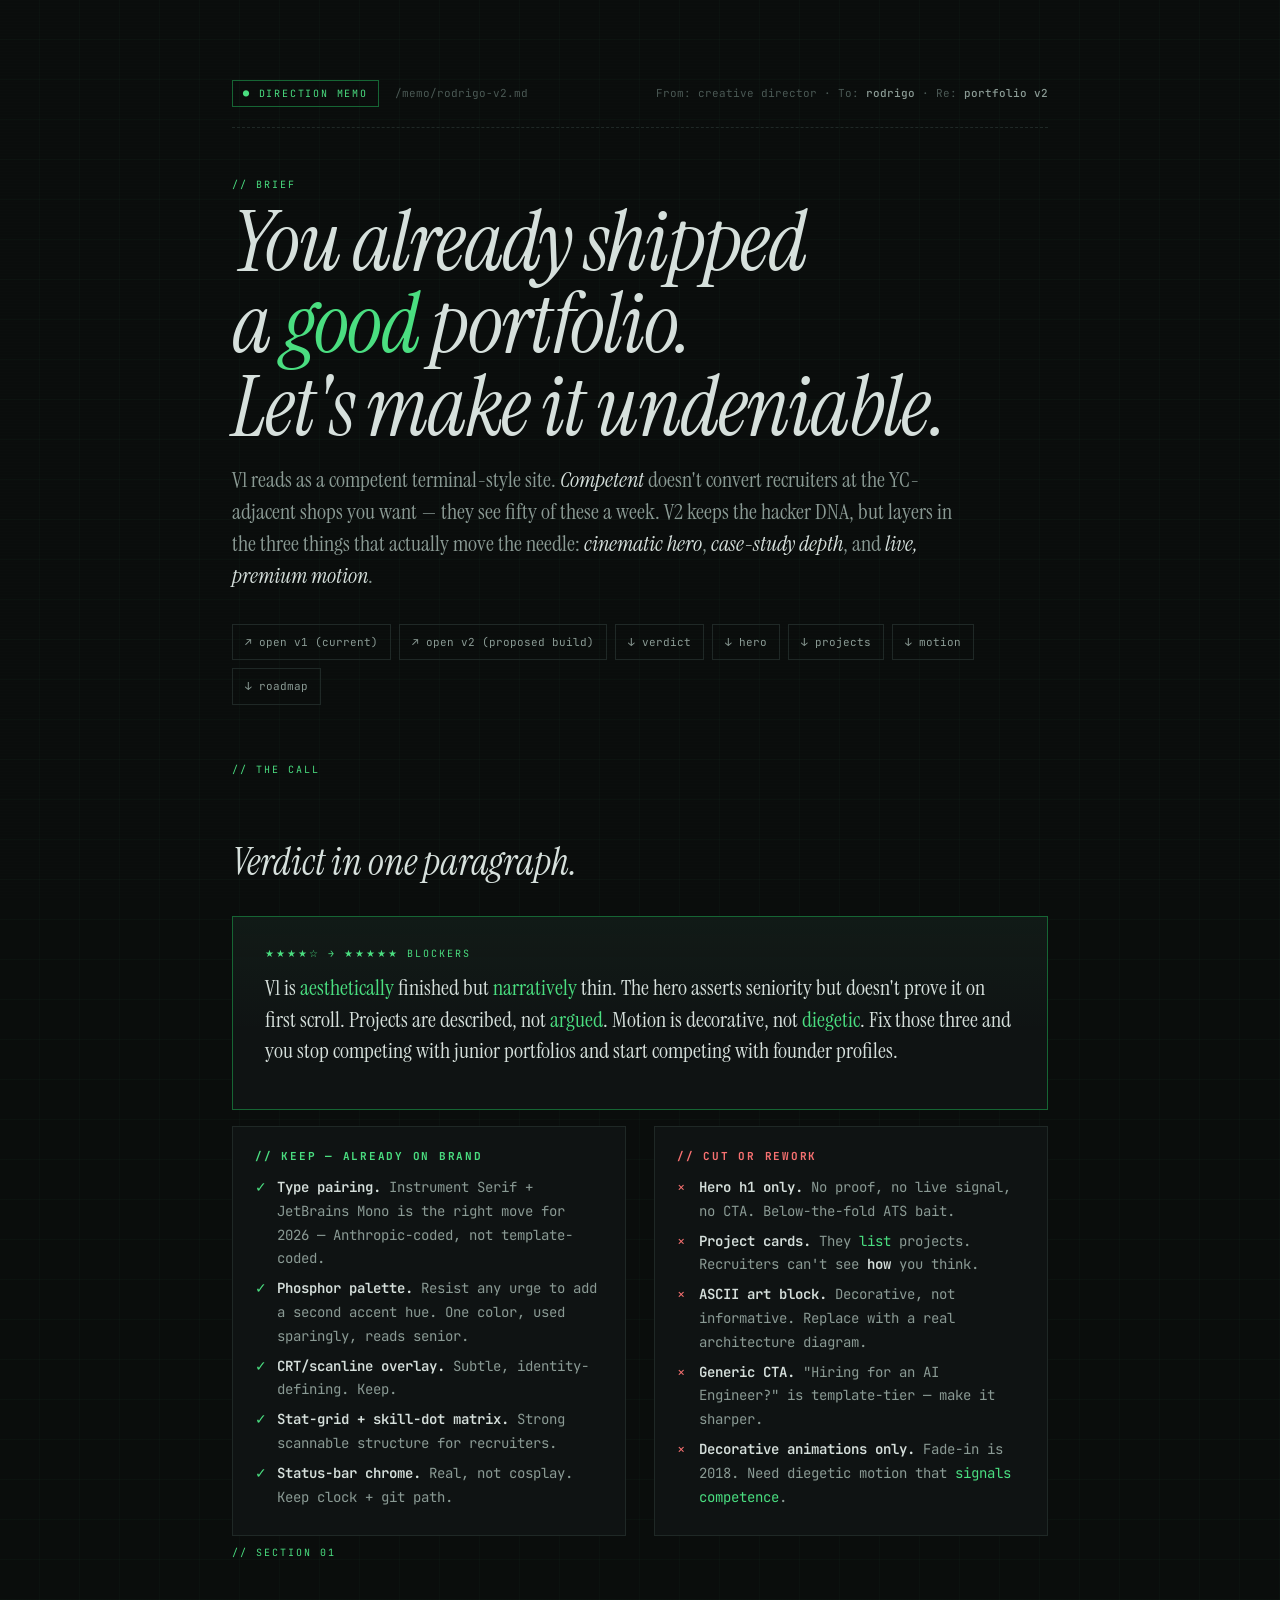
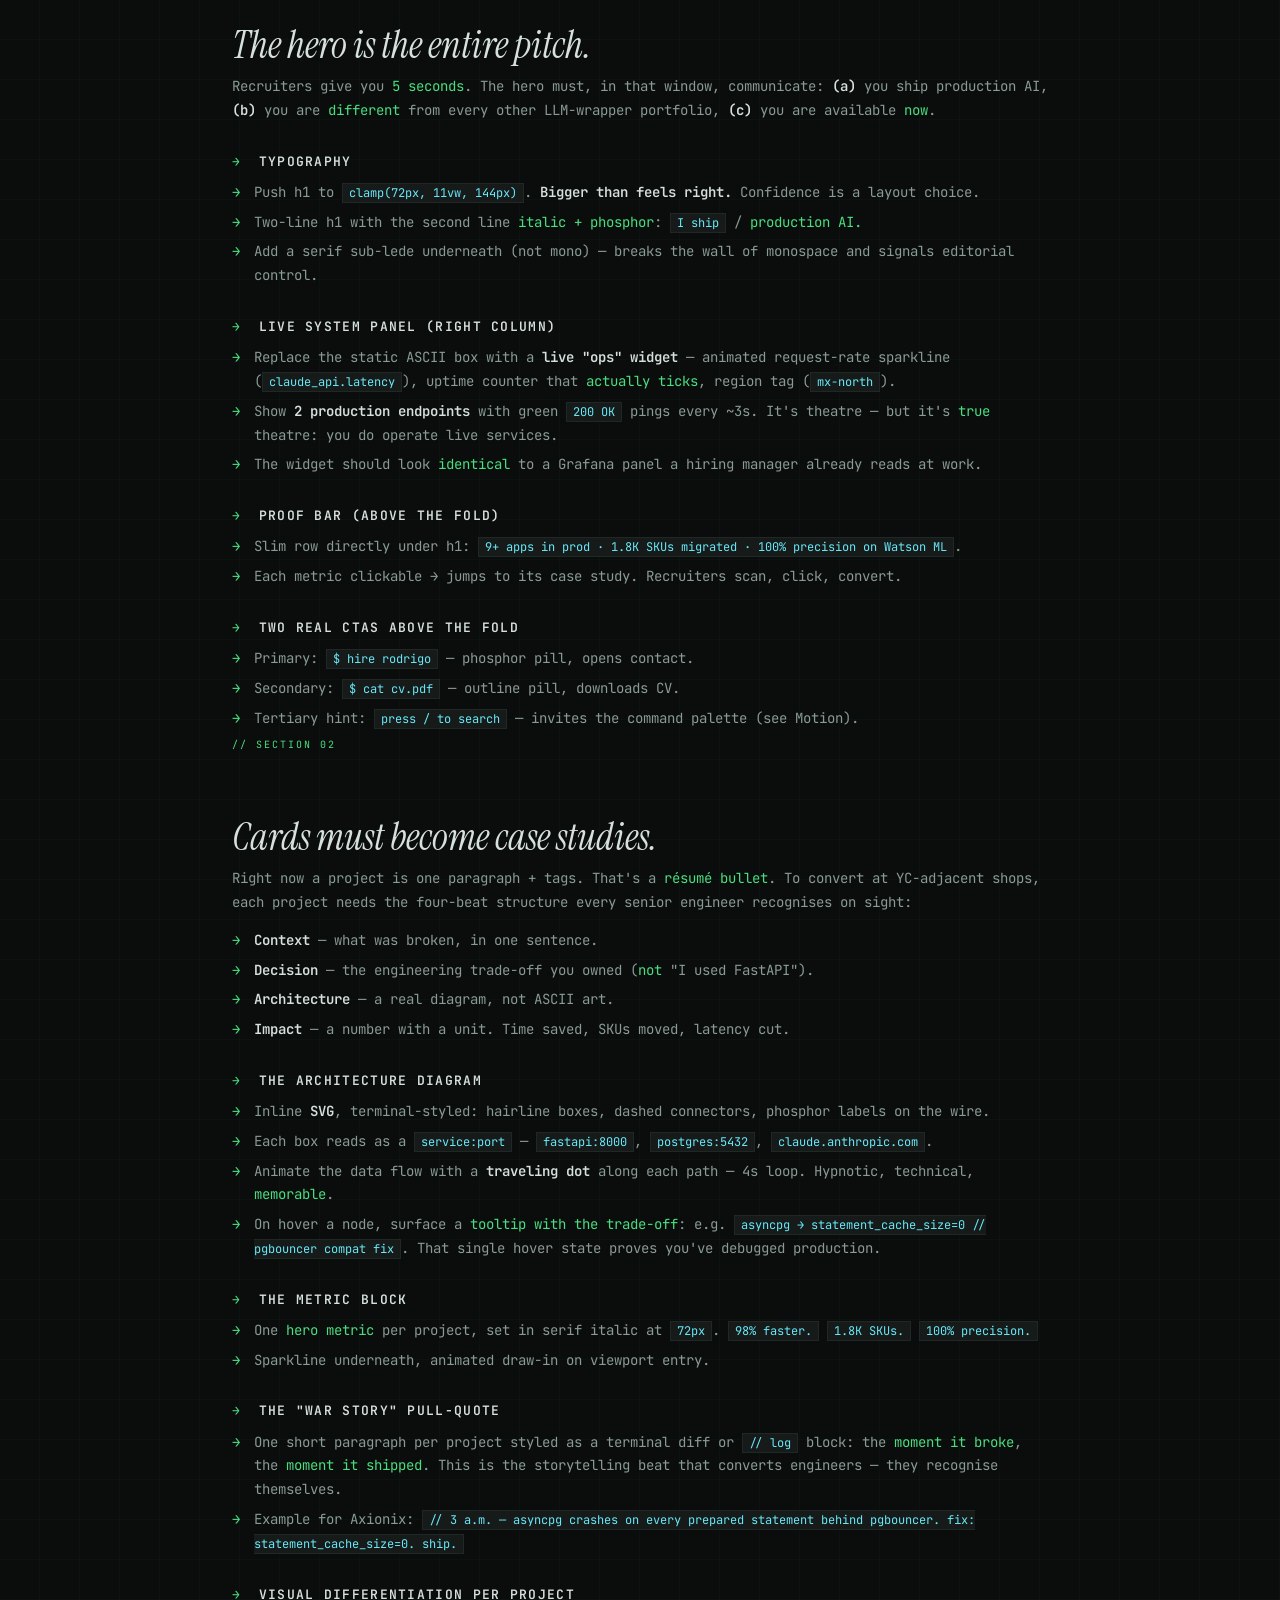
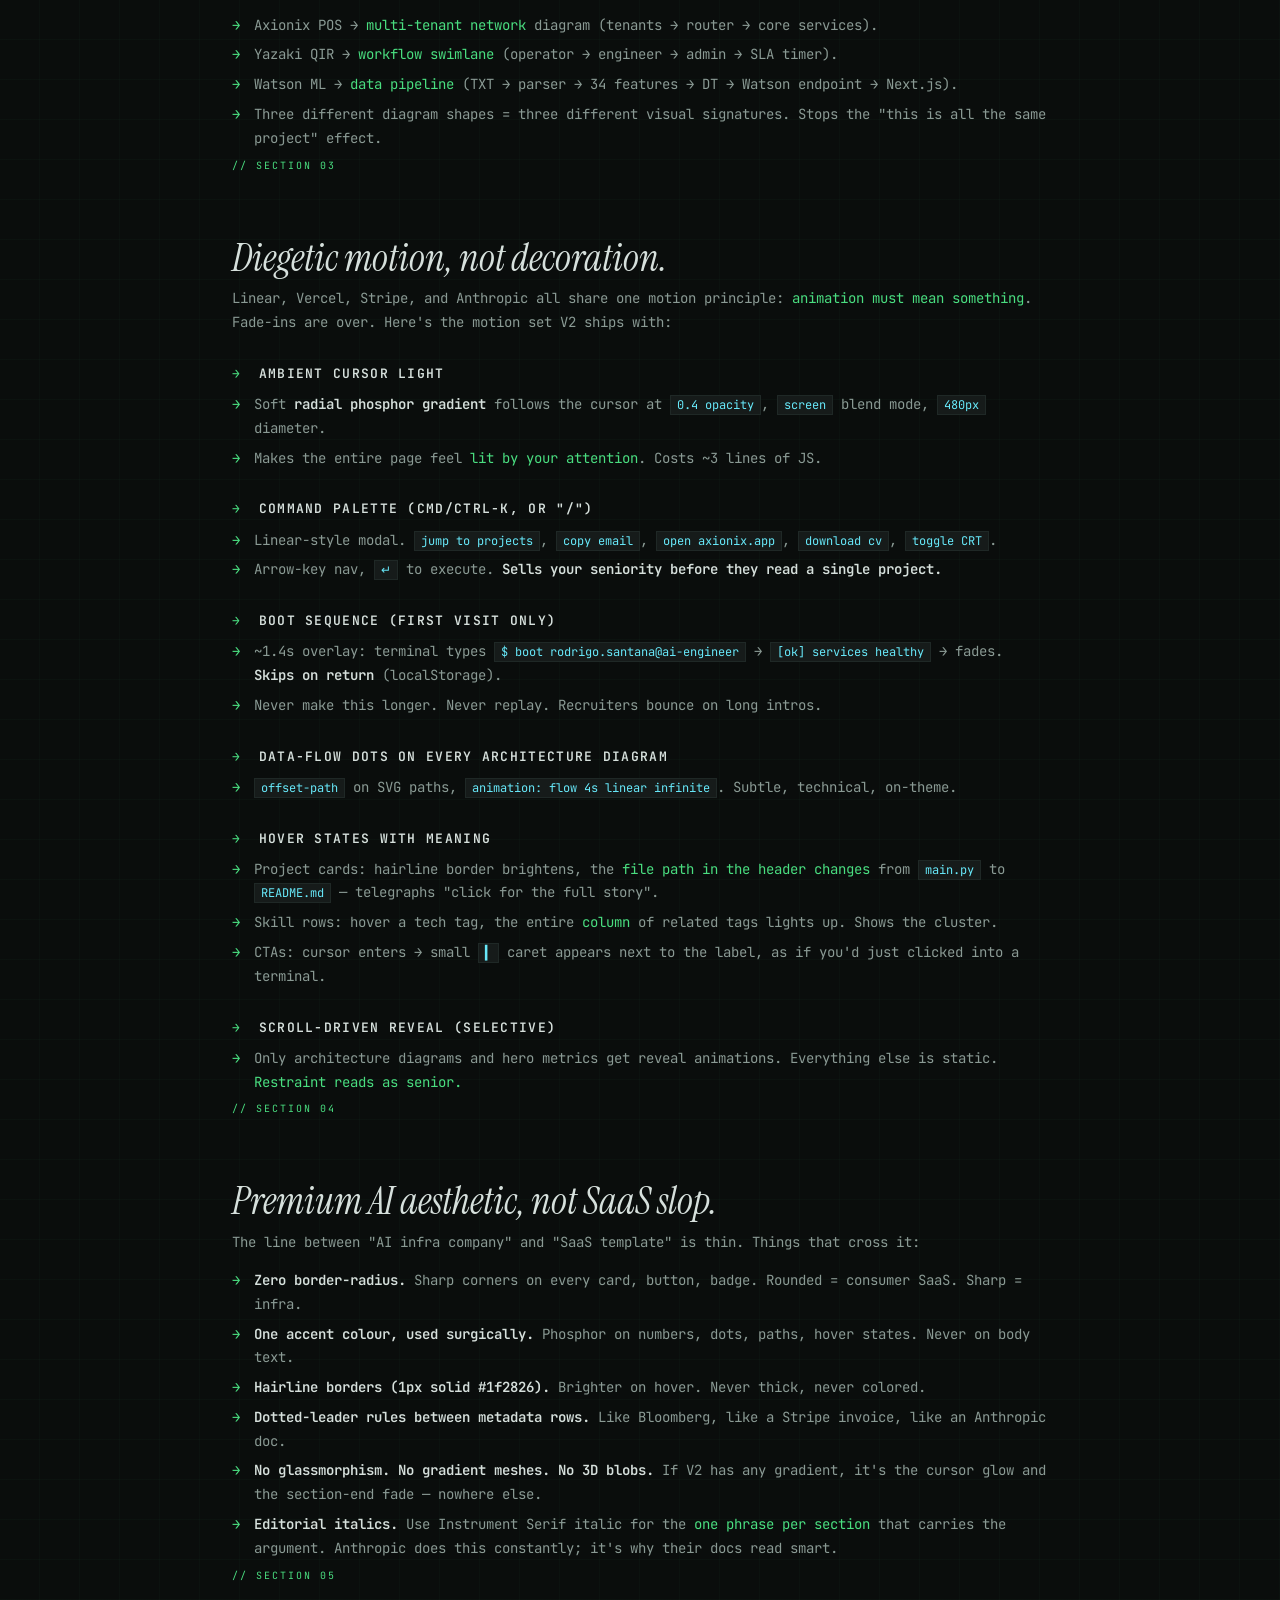
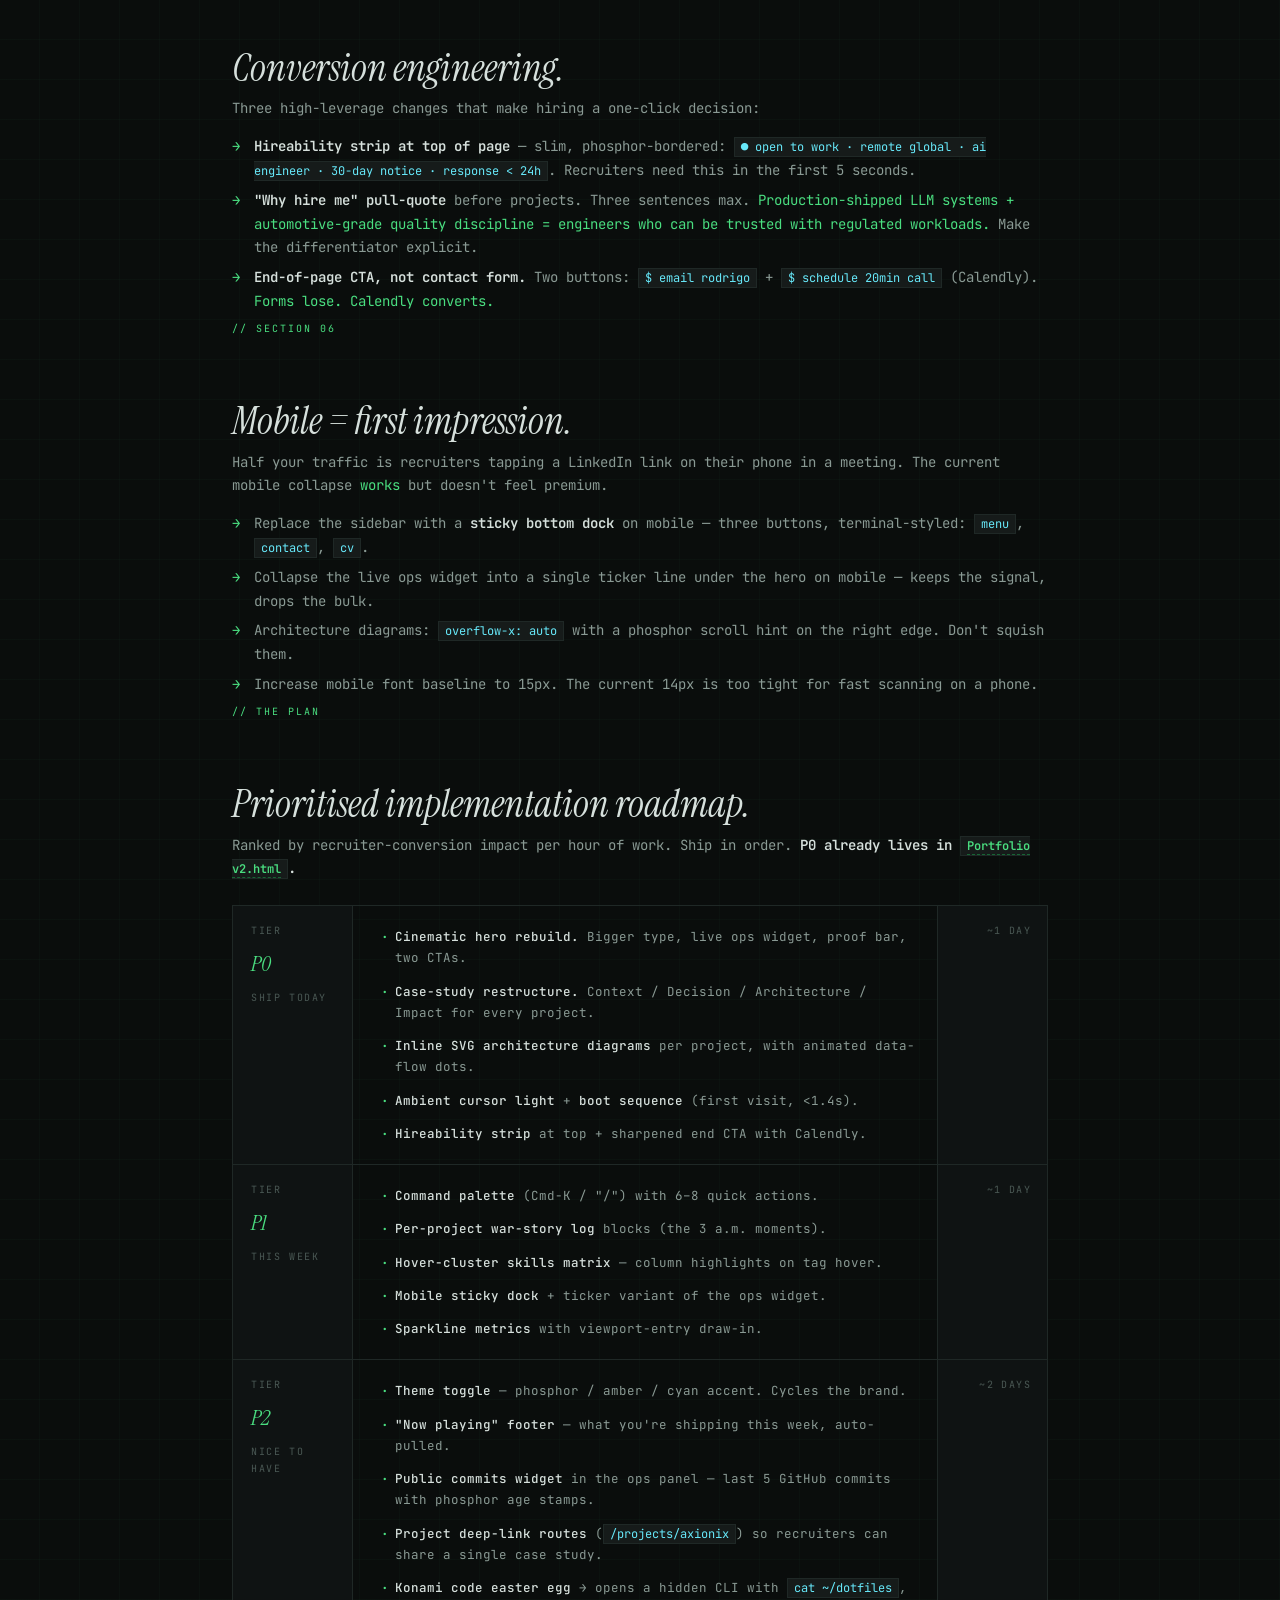
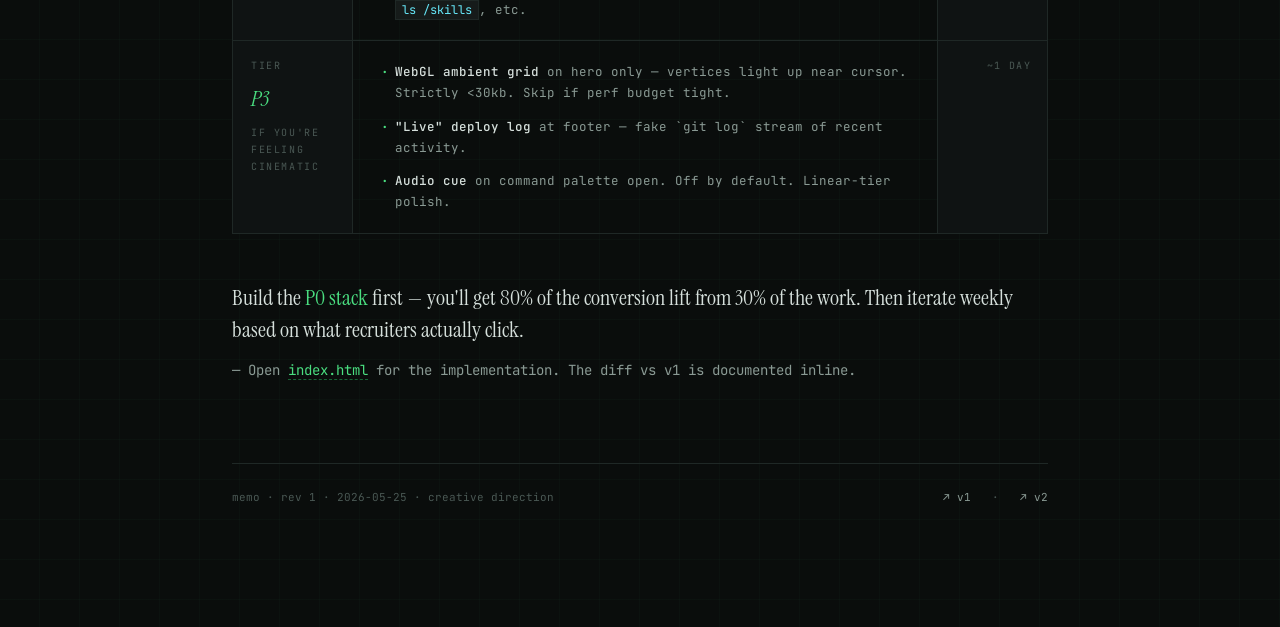
<file: Direction Memo.html>
<!DOCTYPE html>
<html lang="en">

<head>
  <meta charset="UTF-8" />
  <meta name="viewport" content="width=device-width, initial-scale=1.0" />
  <title>Direction Memo — Portfolio v2</title>
  <link rel="preconnect" href="https://fonts.googleapis.com" />
  <link rel="preconnect" href="https://fonts.gstatic.com" crossorigin />
  <link
    href="https://fonts.googleapis.com/css2?family=JetBrains+Mono:wght@300;400;500;600;700&family=Instrument+Serif:ital@0;1&display=swap"
    rel="stylesheet" />
  <style>
    :root {
      --bg: #0a0d0c;
      --bg-1: #0f1313;
      --bg-2: #161b1a;
      --bg-3: #1c2422;
      --line: #1f2826;
      --line-bright: #2d3a37;
      --ink: #d6e0dc;
      --ink-dim: #8a9a94;
      --ink-faint: #4a5854;
      --phosphor: #4ade80;
      --phosphor-dim: #166534;
      --amber: #fbbf24;
      --red: #f87171;
      --cyan: #67e8f9;
      --mono: 'JetBrains Mono', ui-monospace, Menlo, monospace;
      --serif: 'Instrument Serif', 'Times New Roman', serif;
    }

    * {
      box-sizing: border-box;
      margin: 0;
      padding: 0
    }

    html {
      scroll-behavior: smooth
    }

    body {
      background: var(--bg);
      color: var(--ink);
      font-family: var(--mono);
      font-size: 14px;
      line-height: 1.7;
      -webkit-font-smoothing: antialiased;
      background-image:
        linear-gradient(rgba(74, 222, 128, .025) 1px, transparent 1px),
        linear-gradient(90deg, rgba(74, 222, 128, .025) 1px, transparent 1px);
      background-size: 40px 40px;
      background-position: -1px -1px;
    }

    body::before {
      content: '';
      position: fixed;
      inset: 0;
      pointer-events: none;
      background: repeating-linear-gradient(to bottom, rgba(255, 255, 255, .012) 0, rgba(255, 255, 255, .012) 1px, transparent 1px, transparent 3px);
      z-index: 1000;
      mix-blend-mode: overlay;
    }

    ::selection {
      background: var(--phosphor);
      color: var(--bg)
    }

    .wrap {
      max-width: 880px;
      margin: 0 auto;
      padding: 80px 32px 120px;
    }

    /* Header */
    .top {
      display: flex;
      align-items: center;
      gap: 16px;
      margin-bottom: 48px;
      padding-bottom: 20px;
      border-bottom: 1px dashed var(--line);
    }

    .top .badge {
      font-size: 10px;
      letter-spacing: .18em;
      text-transform: uppercase;
      color: var(--phosphor);
      border: 1px solid var(--phosphor-dim);
      padding: 4px 10px;
    }

    .top .meta {
      margin-left: auto;
      color: var(--ink-faint);
      font-size: 11px;
    }

    .top .meta b {
      color: var(--ink-dim);
      font-weight: 500;
    }

    h1 {
      font-family: var(--serif);
      font-weight: 400;
      font-style: italic;
      font-size: clamp(48px, 7vw, 84px);
      line-height: .98;
      letter-spacing: -.02em;
      color: var(--ink);
      margin: 8px 0 16px;
    }

    h1 .green {
      color: var(--phosphor);
    }

    .lede {
      font-family: var(--serif);
      font-style: normal;
      font-size: 22px;
      line-height: 1.45;
      color: var(--ink-dim);
      max-width: 720px;
      margin-bottom: 8px;
    }

    .lede em {
      color: var(--ink);
      font-style: italic;
    }

    .nav-bar {
      display: flex;
      gap: 8px;
      flex-wrap: wrap;
      margin: 32px 0 56px;
    }

    .nav-bar a {
      font-size: 11px;
      text-decoration: none;
      color: var(--ink-dim);
      border: 1px solid var(--line);
      padding: 8px 12px;
      transition: all .15s;
    }

    .nav-bar a:hover {
      color: var(--phosphor);
      border-color: var(--phosphor-dim);
      background: var(--bg-1);
    }

    h2 {
      font-family: var(--serif);
      font-style: italic;
      font-weight: 400;
      font-size: 38px;
      line-height: 1.1;
      color: var(--ink);
      margin: 64px 0 8px;
    }

    .h2-tag {
      font-size: 10px;
      letter-spacing: .2em;
      text-transform: uppercase;
      color: var(--phosphor);
      display: block;
      margin-bottom: 6px;
    }

    h3 {
      font-family: var(--mono);
      font-size: 13px;
      font-weight: 600;
      color: var(--ink);
      margin: 28px 0 8px;
      letter-spacing: .02em;
      text-transform: uppercase;
      letter-spacing: .1em;
    }

    h3 .num {
      color: var(--phosphor);
      margin-right: 8px;
    }

    p {
      color: var(--ink-dim);
      margin: 8px 0 14px;
    }

    p strong,
    li strong {
      color: var(--ink);
      font-weight: 600;
    }

    p em,
    li em {
      color: var(--phosphor);
      font-style: normal;
    }

    ul {
      list-style: none;
      padding-left: 0;
    }

    ul li {
      position: relative;
      padding-left: 22px;
      color: var(--ink-dim);
      margin: 6px 0;
    }

    ul li::before {
      content: '→';
      position: absolute;
      left: 0;
      color: var(--phosphor);
    }

    code {
      font-family: var(--mono);
      background: var(--bg-2);
      color: var(--cyan);
      padding: 1px 6px;
      border: 1px solid var(--line);
      font-size: 12px;
    }

    /* Verdict card */
    .verdict {
      border: 1px solid var(--phosphor-dim);
      background: linear-gradient(180deg, rgba(74, 222, 128, .04), transparent 60%), var(--bg-1);
      padding: 28px 32px;
      margin: 32px 0 8px;
    }

    .verdict .label {
      font-size: 10px;
      letter-spacing: .2em;
      text-transform: uppercase;
      color: var(--phosphor);
    }

    .verdict p {
      font-family: var(--serif);
      font-size: 22px;
      color: var(--ink);
      margin-top: 10px;
      line-height: 1.45;
    }

    /* Roadmap */
    .roadmap {
      border: 1px solid var(--line);
      margin-top: 24px;
    }

    .lane {
      display: grid;
      grid-template-columns: 120px 1fr 110px;
      border-bottom: 1px solid var(--line);
      align-items: stretch;
    }

    .lane:last-child {
      border-bottom: none;
    }

    .lane .tier {
      background: var(--bg-1);
      border-right: 1px solid var(--line);
      padding: 16px 18px;
      font-size: 10px;
      letter-spacing: .16em;
      text-transform: uppercase;
      color: var(--ink-faint);
      display: flex;
      flex-direction: column;
      gap: 6px;
      justify-content: flex-start;
    }

    .lane .tier b {
      color: var(--phosphor);
      font-size: 22px;
      font-family: var(--serif);
      font-style: italic;
      font-weight: 400;
      letter-spacing: 0;
      text-transform: none;
    }

    .lane .items {
      padding: 14px 20px;
    }

    .lane .items div {
      padding: 6px 0;
      color: var(--ink-dim);
      font-size: 12.5px;
      position: relative;
      padding-left: 22px;
    }

    .lane .items div::before {
      content: '·';
      color: var(--phosphor);
      position: absolute;
      left: 8px;
      font-weight: 700;
    }

    .lane .items div b {
      color: var(--ink);
      font-weight: 500;
    }

    .lane .effort {
      background: var(--bg-1);
      border-left: 1px solid var(--line);
      padding: 16px 16px;
      font-size: 10px;
      letter-spacing: .14em;
      text-transform: uppercase;
      color: var(--ink-faint);
      display: flex;
      align-items: flex-start;
      justify-content: flex-end;
    }

    /* Two-column */
    .two {
      display: grid;
      grid-template-columns: 1fr 1fr;
      gap: 28px;
      margin: 16px 0 8px;
    }

    .col {
      border: 1px solid var(--line);
      padding: 20px 22px;
      background: var(--bg-1);
    }

    .col h4 {
      font-family: var(--mono);
      font-size: 11px;
      letter-spacing: .16em;
      text-transform: uppercase;
      margin-bottom: 10px;
    }

    .col.bad h4 {
      color: var(--red);
    }

    .col.good h4 {
      color: var(--phosphor);
    }

    .col ul li::before {
      color: inherit;
    }

    .col.bad ul li::before {
      content: '×';
      color: var(--red);
    }

    .col.good ul li::before {
      content: '✓';
      color: var(--phosphor);
    }

    /* Anchor decoration */
    .anchor {
      display: inline-block;
      color: var(--ink-faint);
      margin-right: 8px;
      font-size: 11px;
    }

    /* Footer */
    footer {
      margin-top: 80px;
      padding-top: 24px;
      border-top: 1px solid var(--line);
      color: var(--ink-faint);
      font-size: 11px;
      display: flex;
      justify-content: space-between;
      gap: 16px;
      flex-wrap: wrap;
    }

    footer a {
      color: var(--ink-dim);
      text-decoration: none;
    }

    footer a:hover {
      color: var(--phosphor);
    }

    @media (max-width: 720px) {
      .two {
        grid-template-columns: 1fr;
      }

      .lane {
        grid-template-columns: 1fr;
      }

      .lane .tier,
      .lane .effort {
        border-right: none;
        border-left: none;
      }
    }
  </style>
</head>

<body>
  <div class="wrap">

    <div class="top">
      <span class="badge">● Direction Memo</span>
      <span style="color:var(--ink-faint); font-size:11px;">/memo/rodrigo-v2.md</span>
      <span class="meta">From: creative director · To: <b>rodrigo</b> · Re: <b>portfolio v2</b></span>
    </div>

    <span class="h2-tag">// brief</span>
    <h1>You already shipped<br />a <span class="green">good</span> portfolio.<br />Let's make it <em>undeniable</em>.
    </h1>

    <p class="lede">V1 reads as a competent terminal-style site. <em>Competent</em> doesn't convert recruiters at the
      YC-adjacent shops you want — they see fifty of these a week. V2 keeps the hacker DNA, but layers in the three
      things that actually move the needle: <em>cinematic hero</em>, <em>case-study depth</em>, and <em>live, premium
        motion</em>.</p>

    <div class="nav-bar">
      <a href="Portfolio v1.html">↗ open v1 (current)</a>
      <a href="index.html">↗ open v2 (proposed build)</a>
      <a href="#verdict">↓ verdict</a>
      <a href="#hero">↓ hero</a>
      <a href="#projects">↓ projects</a>
      <a href="#motion">↓ motion</a>
      <a href="#roadmap">↓ roadmap</a>
    </div>

    <!-- ================= VERDICT ================= -->
    <span class="h2-tag" id="verdict">// the call</span>
    <h2>Verdict in one paragraph.</h2>
    <div class="verdict">
      <div class="label">★★★★☆ → ★★★★★ blockers</div>
      <p>V1 is <em>aesthetically</em> finished but <em>narratively</em> thin. The hero asserts seniority but doesn't
        prove it on first scroll. Projects are described, not <em>argued</em>. Motion is decorative, not
        <em>diegetic</em>. Fix those three and you stop competing with junior portfolios and start competing with
        founder profiles.</p>
    </div>

    <div class="two">
      <div class="col good">
        <h4>// keep — already on brand</h4>
        <ul>
          <li><strong>Type pairing.</strong> Instrument Serif + JetBrains Mono is the right move for 2026 —
            Anthropic-coded, not template-coded.</li>
          <li><strong>Phosphor palette.</strong> Resist any urge to add a second accent hue. One color, used sparingly,
            reads senior.</li>
          <li><strong>CRT/scanline overlay.</strong> Subtle, identity-defining. Keep.</li>
          <li><strong>Stat-grid + skill-dot matrix.</strong> Strong scannable structure for recruiters.</li>
          <li><strong>Status-bar chrome.</strong> Real, not cosplay. Keep clock + git path.</li>
        </ul>
      </div>
      <div class="col bad">
        <h4>// cut or rework</h4>
        <ul>
          <li><strong>Hero h1 only.</strong> No proof, no live signal, no CTA. Below-the-fold ATS bait.</li>
          <li><strong>Project cards.</strong> They <em>list</em> projects. Recruiters can't see <strong>how</strong> you
            think.</li>
          <li><strong>ASCII art block.</strong> Decorative, not informative. Replace with a real architecture diagram.
          </li>
          <li><strong>Generic CTA.</strong> "Hiring for an AI Engineer?" is template-tier — make it sharper.</li>
          <li><strong>Decorative animations only.</strong> Fade-in is 2018. Need diegetic motion that <em>signals
              competence</em>.</li>
        </ul>
      </div>
    </div>

    <!-- ================= HERO ================= -->
    <span class="h2-tag" id="hero">// section 01</span>
    <h2>The hero is the entire pitch.</h2>
    <p>Recruiters give you <em>5 seconds</em>. The hero must, in that window, communicate: <strong>(a)</strong> you ship
      production AI, <strong>(b)</strong> you are <em>different</em> from every other LLM-wrapper portfolio,
      <strong>(c)</strong> you are available <em>now</em>.</p>

    <h3><span class="num">→</span> typography</h3>
    <ul>
      <li>Push h1 to <code>clamp(72px, 11vw, 144px)</code>. <strong>Bigger than feels right.</strong> Confidence is a
        layout choice.</li>
      <li>Two-line h1 with the second line <em>italic + phosphor</em>: <code>I ship</code> / <em>production AI.</em>
      </li>
      <li>Add a serif sub-lede underneath (not mono) — breaks the wall of monospace and signals editorial control.</li>
    </ul>

    <h3><span class="num">→</span> live system panel (right column)</h3>
    <ul>
      <li>Replace the static ASCII box with a <strong>live "ops" widget</strong> — animated request-rate sparkline
        (<code>claude_api.latency</code>), uptime counter that <em>actually ticks</em>, region tag
        (<code>mx-north</code>).</li>
      <li>Show <strong>2 production endpoints</strong> with green <code>200 OK</code> pings every ~3s. It's theatre —
        but it's <em>true</em> theatre: you do operate live services.</li>
      <li>The widget should look <em>identical</em> to a Grafana panel a hiring manager already reads at work.</li>
    </ul>

    <h3><span class="num">→</span> proof bar (above the fold)</h3>
    <ul>
      <li>Slim row directly under h1: <code>9+ apps in prod · 1.8K SKUs migrated · 100% precision on Watson ML</code>.
      </li>
      <li>Each metric clickable → jumps to its case study. Recruiters scan, click, convert.</li>
    </ul>

    <h3><span class="num">→</span> two real CTAs above the fold</h3>
    <ul>
      <li>Primary: <code>$ hire rodrigo</code> — phosphor pill, opens contact.</li>
      <li>Secondary: <code>$ cat cv.pdf</code> — outline pill, downloads CV.</li>
      <li>Tertiary hint: <code>press / to search</code> — invites the command palette (see Motion).</li>
    </ul>

    <!-- ================= PROJECTS ================= -->
    <span class="h2-tag" id="projects">// section 02</span>
    <h2>Cards must become case studies.</h2>
    <p>Right now a project is one paragraph + tags. That's a <em>résumé bullet</em>. To convert at YC-adjacent shops,
      each project needs the four-beat structure every senior engineer recognises on sight:</p>
    <ul>
      <li><strong>Context</strong> — what was broken, in one sentence.</li>
      <li><strong>Decision</strong> — the engineering trade-off you owned (<em>not</em> "I used FastAPI").</li>
      <li><strong>Architecture</strong> — a real diagram, not ASCII art.</li>
      <li><strong>Impact</strong> — a number with a unit. Time saved, SKUs moved, latency cut.</li>
    </ul>

    <h3><span class="num">→</span> the architecture diagram</h3>
    <ul>
      <li>Inline <strong>SVG</strong>, terminal-styled: hairline boxes, dashed connectors, phosphor labels on the wire.
      </li>
      <li>Each box reads as a <code>service:port</code> — <code>fastapi:8000</code>, <code>postgres:5432</code>,
        <code>claude.anthropic.com</code>.</li>
      <li>Animate the data flow with a <strong>traveling dot</strong> along each path — 4s loop. Hypnotic, technical,
        <em>memorable</em>.</li>
      <li>On hover a node, surface a <em>tooltip with the trade-off</em>: e.g.
        <code>asyncpg → statement_cache_size=0 // pgbouncer compat fix</code>. That single hover state proves you've
        debugged production.</li>
    </ul>

    <h3><span class="num">→</span> the metric block</h3>
    <ul>
      <li>One <em>hero metric</em> per project, set in serif italic at <code>72px</code>. <code>98% faster.</code>
        <code>1.8K SKUs.</code> <code>100% precision.</code></li>
      <li>Sparkline underneath, animated draw-in on viewport entry.</li>
    </ul>

    <h3><span class="num">→</span> the "war story" pull-quote</h3>
    <ul>
      <li>One short paragraph per project styled as a terminal diff or <code>// log</code> block: the <em>moment it
          broke</em>, the <em>moment it shipped</em>. This is the storytelling beat that converts engineers — they
        recognise themselves.</li>
      <li>Example for Axionix:
        <code>// 3 a.m. — asyncpg crashes on every prepared statement behind pgbouncer. fix: statement_cache_size=0. ship.</code>
      </li>
    </ul>

    <h3><span class="num">→</span> visual differentiation per project</h3>
    <ul>
      <li>Axionix POS → <em>multi-tenant network</em> diagram (tenants → router → core services).</li>
      <li>Yazaki QIR → <em>workflow swimlane</em> (operator → engineer → admin → SLA timer).</li>
      <li>Watson ML → <em>data pipeline</em> (TXT → parser → 34 features → DT → Watson endpoint → Next.js).</li>
      <li>Three different diagram shapes = three different visual signatures. Stops the "this is all the same project"
        effect.</li>
    </ul>

    <!-- ================= MOTION ================= -->
    <span class="h2-tag" id="motion">// section 03</span>
    <h2>Diegetic motion, not decoration.</h2>
    <p>Linear, Vercel, Stripe, and Anthropic all share one motion principle: <em>animation must mean something</em>.
      Fade-ins are over. Here's the motion set V2 ships with:</p>

    <h3><span class="num">→</span> ambient cursor light</h3>
    <ul>
      <li>Soft <strong>radial phosphor gradient</strong> follows the cursor at <code>0.4 opacity</code>,
        <code>screen</code> blend mode, <code>480px</code> diameter.</li>
      <li>Makes the entire page feel <em>lit by your attention</em>. Costs ~3 lines of JS.</li>
    </ul>

    <h3><span class="num">→</span> command palette (Cmd/Ctrl-K, or "/")</h3>
    <ul>
      <li>Linear-style modal. <code>jump to projects</code>, <code>copy email</code>, <code>open axionix.app</code>,
        <code>download cv</code>, <code>toggle CRT</code>.</li>
      <li>Arrow-key nav, <code>↵</code> to execute. <strong>Sells your seniority before they read a single
          project.</strong></li>
    </ul>

    <h3><span class="num">→</span> boot sequence (first visit only)</h3>
    <ul>
      <li>~1.4s overlay: terminal types <code>$ boot rodrigo.santana@ai-engineer</code> →
        <code>[ok] services healthy</code> → fades. <strong>Skips on return</strong> (localStorage).</li>
      <li>Never make this longer. Never replay. Recruiters bounce on long intros.</li>
    </ul>

    <h3><span class="num">→</span> data-flow dots on every architecture diagram</h3>
    <ul>
      <li><code>offset-path</code> on SVG paths, <code>animation: flow 4s linear infinite</code>. Subtle, technical,
        on-theme.</li>
    </ul>

    <h3><span class="num">→</span> hover states with meaning</h3>
    <ul>
      <li>Project cards: hairline border brightens, the <em>file path in the header changes</em> from
        <code>main.py</code> to <code>README.md</code> — telegraphs "click for the full story".</li>
      <li>Skill rows: hover a tech tag, the entire <em>column</em> of related tags lights up. Shows the cluster.</li>
      <li>CTAs: cursor enters → small <code>▍</code> caret appears next to the label, as if you'd just clicked into a
        terminal.</li>
    </ul>

    <h3><span class="num">→</span> scroll-driven reveal (selective)</h3>
    <ul>
      <li>Only architecture diagrams and hero metrics get reveal animations. Everything else is static. <em>Restraint
          reads as senior.</em></li>
    </ul>

    <!-- ================= AESTHETIC ================= -->
    <span class="h2-tag">// section 04</span>
    <h2>Premium AI aesthetic, not SaaS slop.</h2>
    <p>The line between "AI infra company" and "SaaS template" is thin. Things that cross it:</p>
    <ul>
      <li><strong>Zero border-radius.</strong> Sharp corners on every card, button, badge. Rounded = consumer SaaS.
        Sharp = infra.</li>
      <li><strong>One accent colour, used surgically.</strong> Phosphor on numbers, dots, paths, hover states. Never on
        body text.</li>
      <li><strong>Hairline borders (1px solid #1f2826).</strong> Brighter on hover. Never thick, never colored.</li>
      <li><strong>Dotted-leader rules between metadata rows.</strong> Like Bloomberg, like a Stripe invoice, like an
        Anthropic doc.</li>
      <li><strong>No glassmorphism. No gradient meshes. No 3D blobs.</strong> If V2 has any gradient, it's the cursor
        glow and the section-end fade — nowhere else.</li>
      <li><strong>Editorial italics.</strong> Use Instrument Serif italic for the <em>one phrase per section</em> that
        carries the argument. Anthropic does this constantly; it's why their docs read smart.</li>
    </ul>

    <!-- ================= CONVERSION ================= -->
    <span class="h2-tag">// section 05</span>
    <h2>Conversion engineering.</h2>
    <p>Three high-leverage changes that make hiring a one-click decision:</p>
    <ul>
      <li><strong>Hireability strip at top of page</strong> — slim, phosphor-bordered:
        <code>● open to work · remote global · ai engineer · 30-day notice · response &lt; 24h</code>. Recruiters need
        this in the first 5 seconds.</li>
      <li><strong>"Why hire me" pull-quote</strong> before projects. Three sentences max. <em>Production-shipped LLM
          systems + automotive-grade quality discipline = engineers who can be trusted with regulated workloads.</em>
        Make the differentiator explicit.</li>
      <li><strong>End-of-page CTA, not contact form.</strong> Two buttons: <code>$ email rodrigo</code> +
        <code>$ schedule 20min call</code> (Calendly). <em>Forms lose. Calendly converts.</em></li>
    </ul>

    <!-- ================= MOBILE ================= -->
    <span class="h2-tag">// section 06</span>
    <h2>Mobile = first impression.</h2>
    <p>Half your traffic is recruiters tapping a LinkedIn link on their phone in a meeting. The current mobile collapse
      <em>works</em> but doesn't feel premium.</p>
    <ul>
      <li>Replace the sidebar with a <strong>sticky bottom dock</strong> on mobile — three buttons, terminal-styled:
        <code>menu</code>, <code>contact</code>, <code>cv</code>.</li>
      <li>Collapse the live ops widget into a single ticker line under the hero on mobile — keeps the signal, drops the
        bulk.</li>
      <li>Architecture diagrams: <code>overflow-x: auto</code> with a phosphor scroll hint on the right edge. Don't
        squish them.</li>
      <li>Increase mobile font baseline to 15px. The current 14px is too tight for fast scanning on a phone.</li>
    </ul>

    <!-- ================= ROADMAP ================= -->
    <span class="h2-tag" id="roadmap">// the plan</span>
    <h2>Prioritised implementation roadmap.</h2>
    <p>Ranked by recruiter-conversion impact per hour of work. Ship in order. <strong>P0 already lives in
        <code><a href="Portfolio v2.html" style="color:var(--phosphor);text-decoration:none;border-bottom:1px dashed var(--phosphor-dim)">Portfolio v2.html</a></code>.</strong>
    </p>

    <div class="roadmap">

      <div class="lane">
        <div class="tier"><span>tier</span><b>P0</b><span>ship today</span></div>
        <div class="items">
          <div><b>Cinematic hero rebuild.</b> Bigger type, live ops widget, proof bar, two CTAs.</div>
          <div><b>Case-study restructure.</b> Context / Decision / Architecture / Impact for every project.</div>
          <div><b>Inline SVG architecture diagrams</b> per project, with animated data-flow dots.</div>
          <div><b>Ambient cursor light</b> + <b>boot sequence</b> (first visit, &lt;1.4s).</div>
          <div><b>Hireability strip</b> at top + sharpened end CTA with Calendly.</div>
        </div>
        <div class="effort">~1 day</div>
      </div>

      <div class="lane">
        <div class="tier"><span>tier</span><b>P1</b><span>this week</span></div>
        <div class="items">
          <div><b>Command palette</b> (Cmd-K / "/") with 6–8 quick actions.</div>
          <div><b>Per-project war-story log</b> blocks (the 3 a.m. moments).</div>
          <div><b>Hover-cluster skills matrix</b> — column highlights on tag hover.</div>
          <div><b>Mobile sticky dock</b> + ticker variant of the ops widget.</div>
          <div><b>Sparkline metrics</b> with viewport-entry draw-in.</div>
        </div>
        <div class="effort">~1 day</div>
      </div>

      <div class="lane">
        <div class="tier"><span>tier</span><b>P2</b><span>nice to have</span></div>
        <div class="items">
          <div><b>Theme toggle</b> — phosphor / amber / cyan accent. Cycles the brand.</div>
          <div><b>"Now playing" footer</b> — what you're shipping this week, auto-pulled.</div>
          <div><b>Public commits widget</b> in the ops panel — last 5 GitHub commits with phosphor age stamps.</div>
          <div><b>Project deep-link routes</b> (<code>/projects/axionix</code>) so recruiters can share a single case
            study.</div>
          <div><b>Konami code easter egg</b> → opens a hidden CLI with <code>cat ~/dotfiles</code>,
            <code>ls /skills</code>, etc.</div>
        </div>
        <div class="effort">~2 days</div>
      </div>

      <div class="lane">
        <div class="tier"><span>tier</span><b>P3</b><span>if you're feeling cinematic</span></div>
        <div class="items">
          <div><b>WebGL ambient grid</b> on hero only — vertices light up near cursor. Strictly &lt;30kb. Skip if perf
            budget tight.</div>
          <div><b>"Live" deploy log</b> at footer — fake `git log` stream of recent activity.</div>
          <div><b>Audio cue</b> on command palette open. Off by default. Linear-tier polish.</div>
        </div>
        <div class="effort">~1 day</div>
      </div>

    </div>

    <p style="margin-top:48px; font-family:var(--serif); font-size: 22px; line-height:1.45; color: var(--ink);">
      Build the <em>P0 stack</em> first — you'll get 80% of the conversion lift from 30% of the work. Then iterate
      weekly based on what recruiters actually click.
    </p>

    <p style="margin-top:8px;">— Open <a href="index.html"
        style="color:var(--phosphor);text-decoration:none;border-bottom:1px dashed var(--phosphor-dim);">index.html</a>
      for the implementation. The diff vs v1 is documented inline.</p>

    <footer>
      <div>memo · rev 1 · 2026-05-25 · creative direction</div>
      <div><a href="Portfolio v1.html">↗ v1</a> &nbsp; · &nbsp; <a href="index.html">↗ v2</a></div>
    </footer>

  </div>
</body>

</html>
</file>
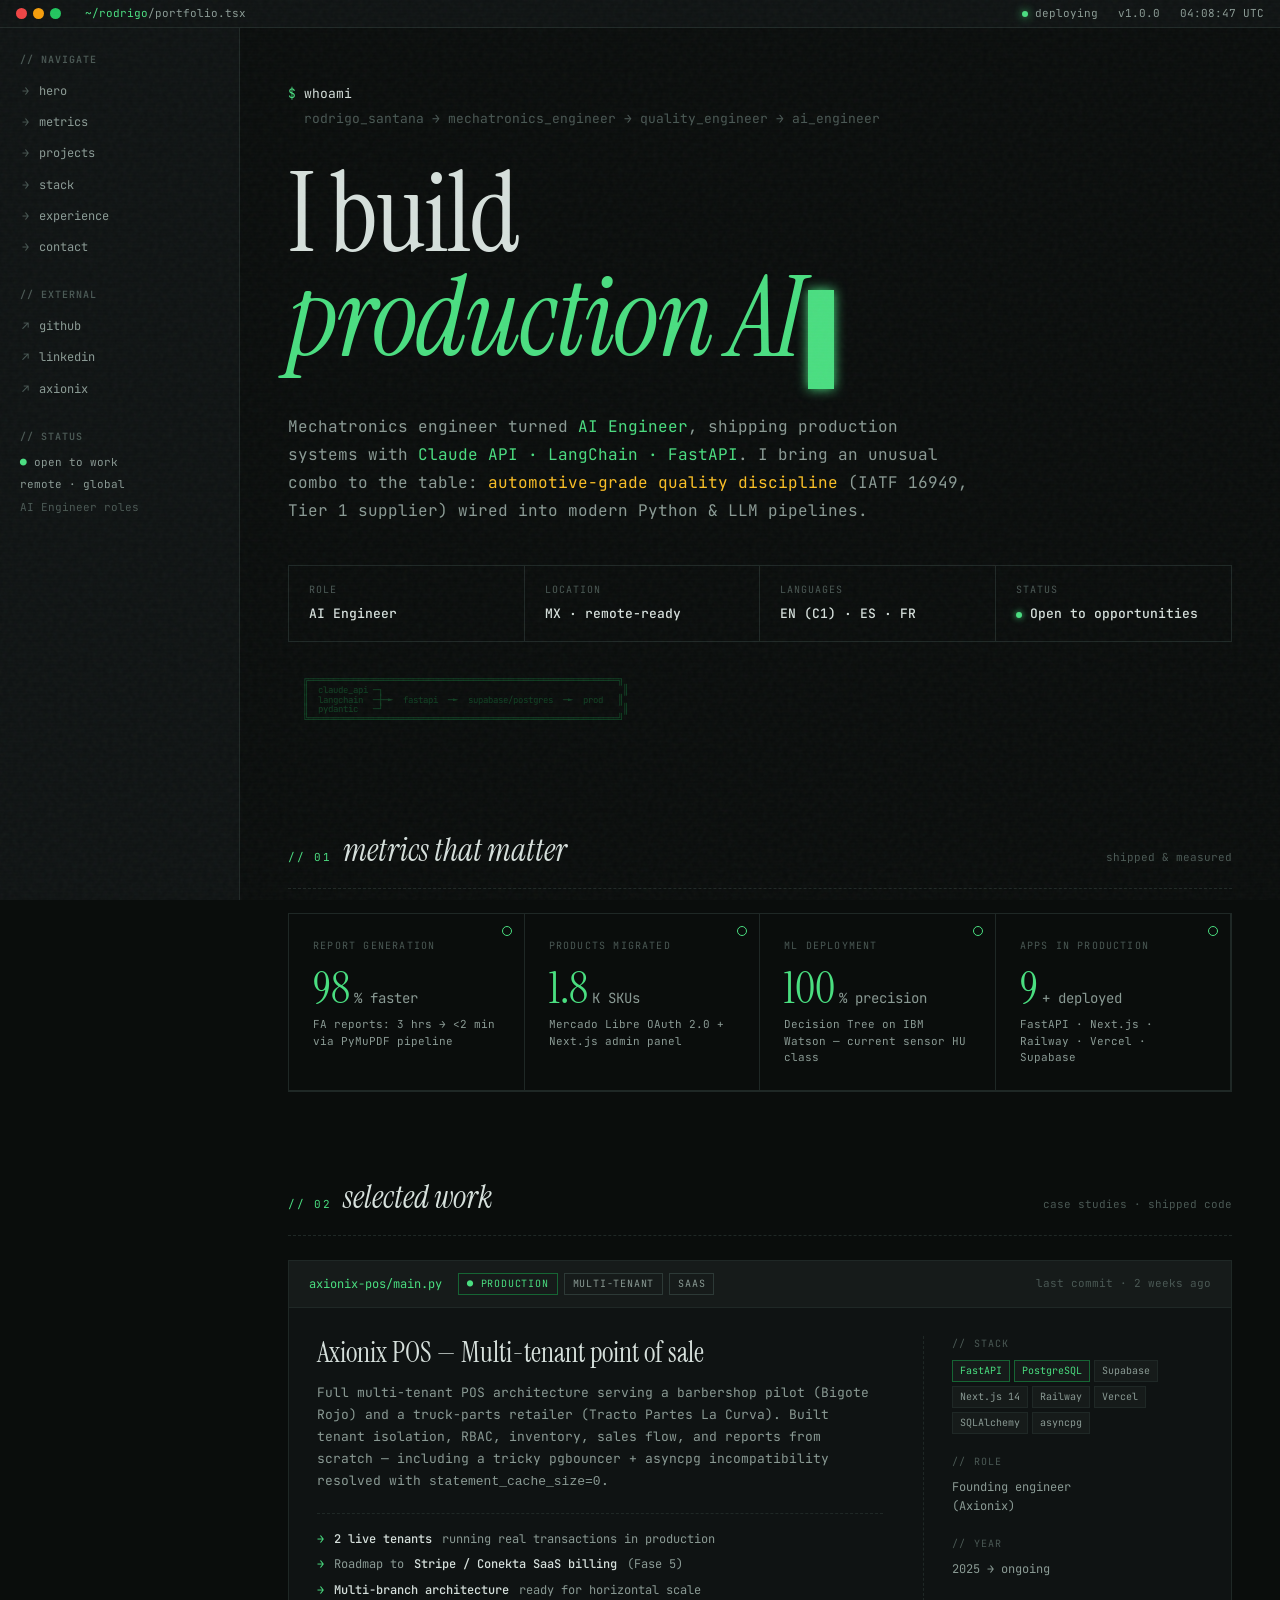
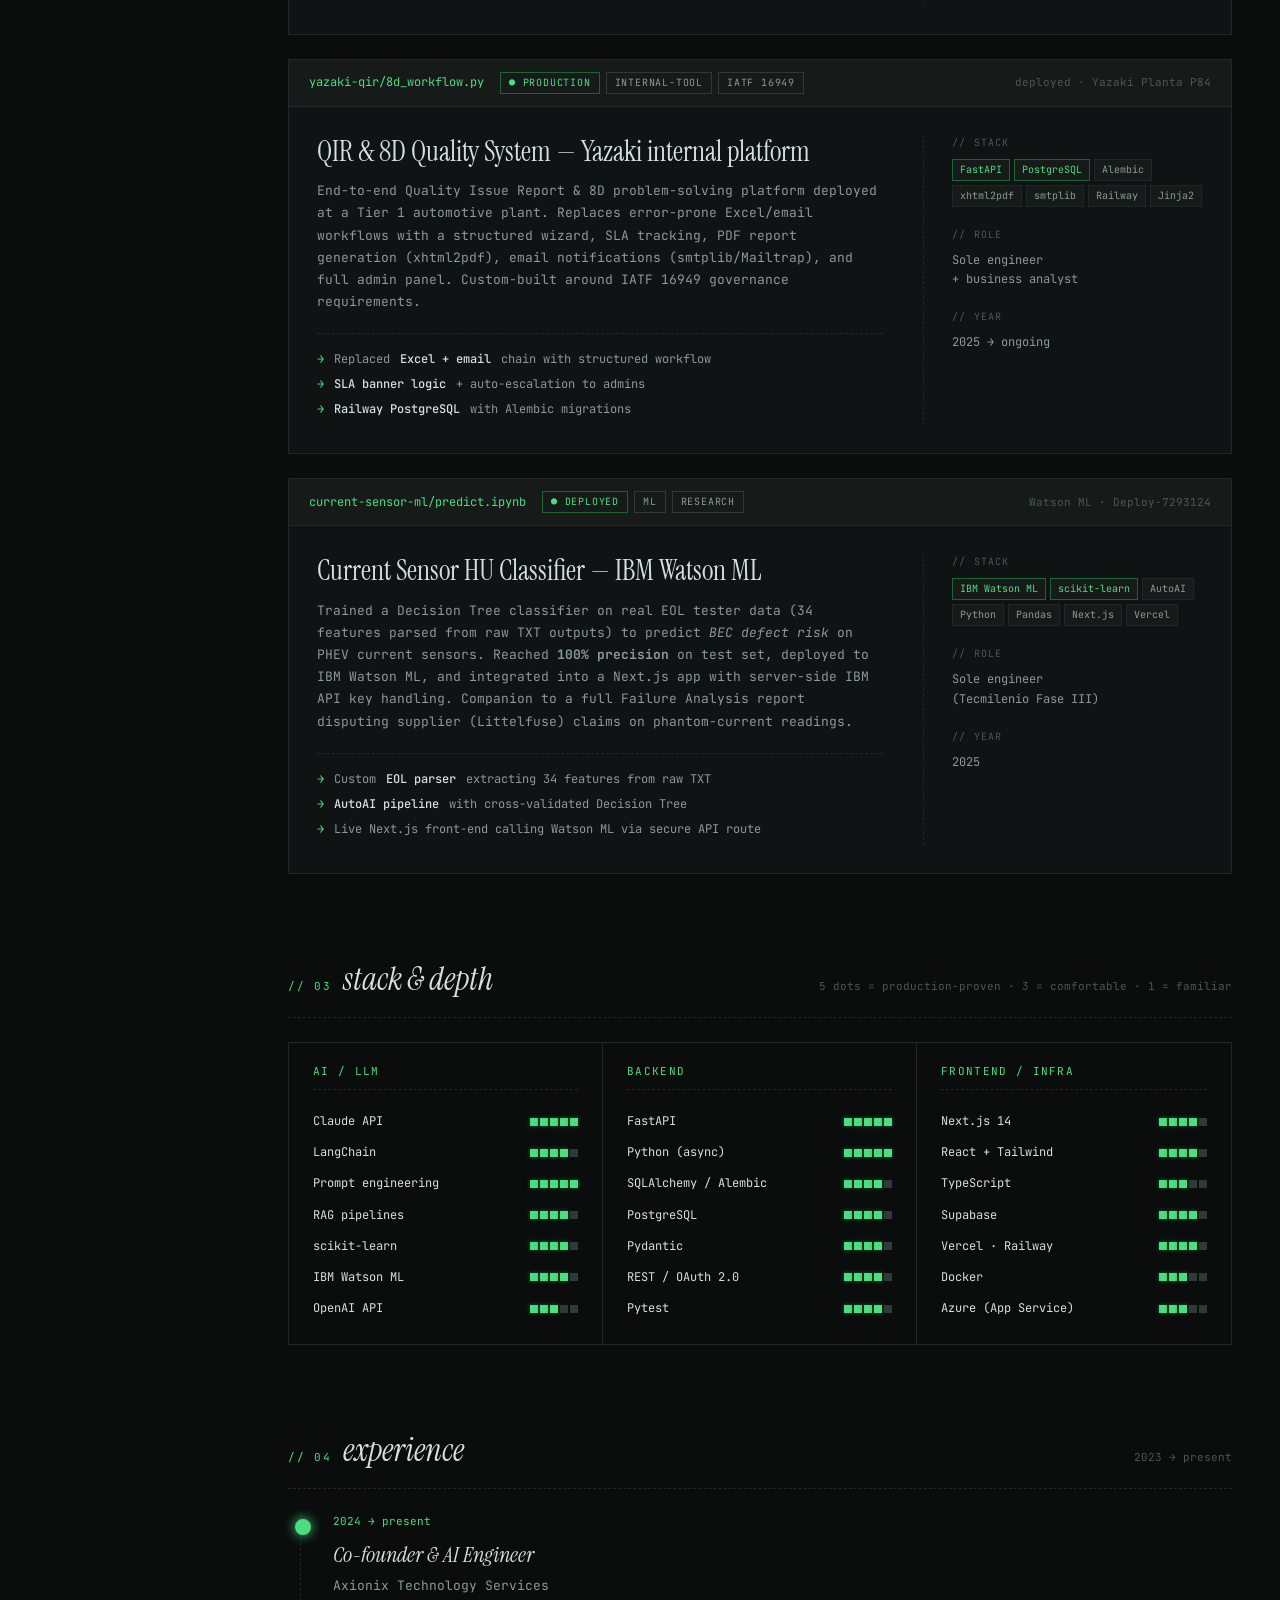
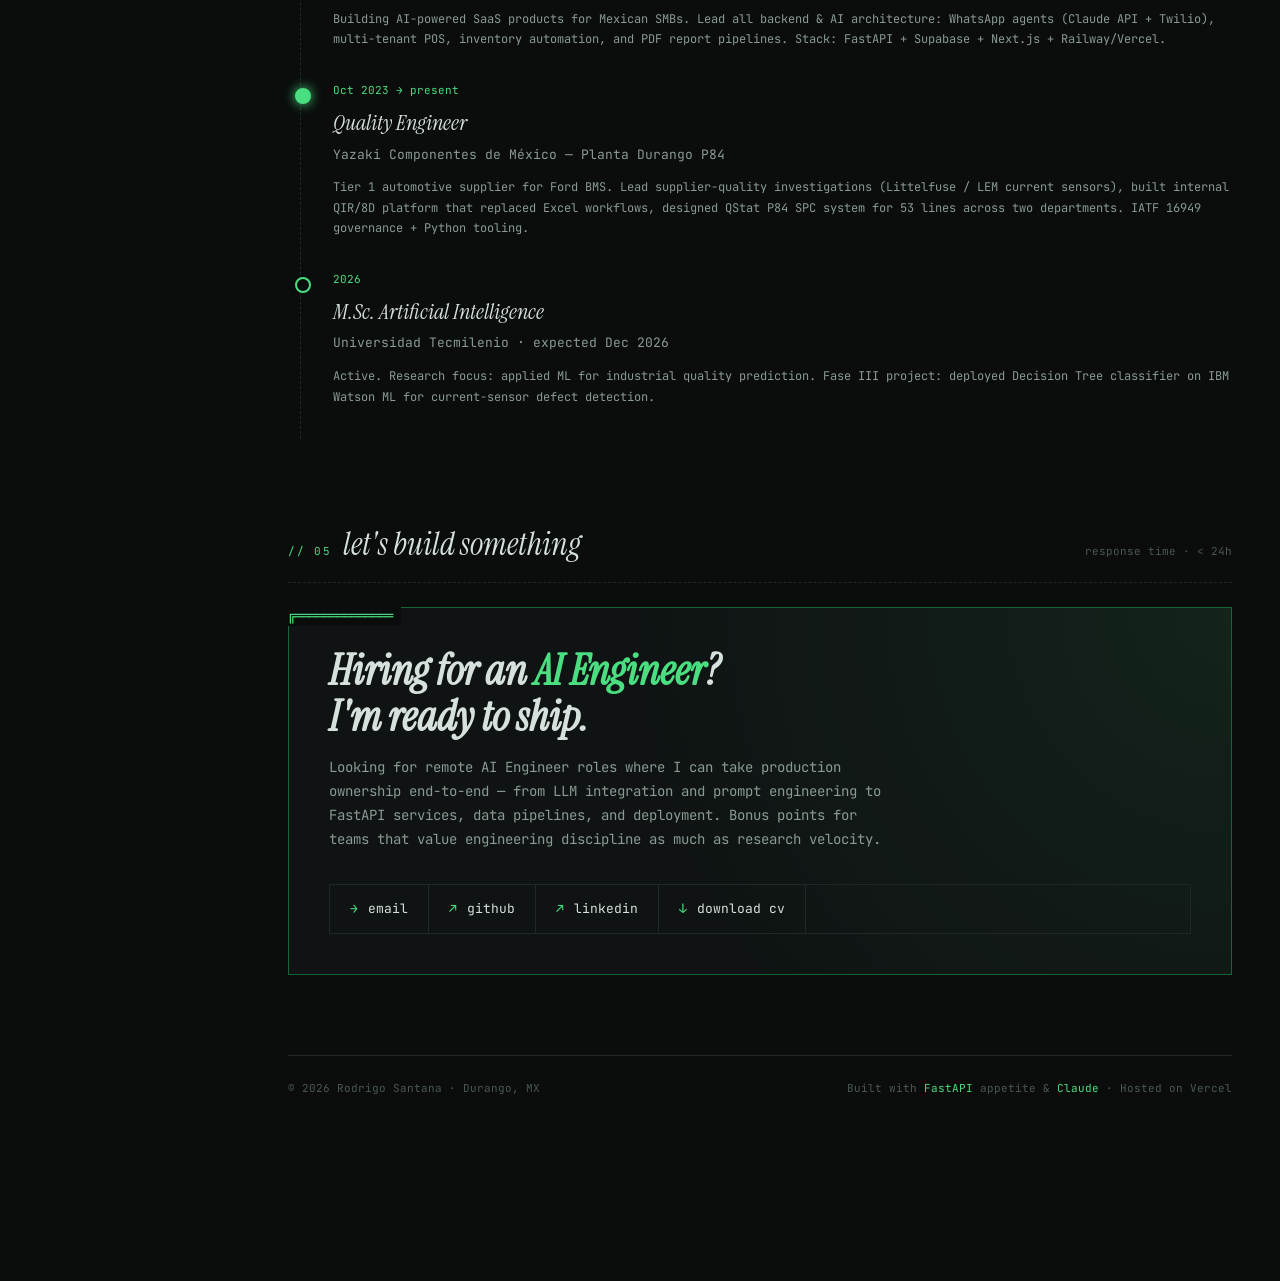
<file: Portfolio v1.html>
<!DOCTYPE html>
<html lang="en">
<head>
<meta charset="UTF-8" />
<meta name="viewport" content="width=device-width, initial-scale=1.0" />
<title>Rodrigo Santana — AI Engineer</title>
<meta name="description" content="AI Engineer building production systems with Claude API, LangChain, and FastAPI. Mechatronics + Quality Engineering background." />
<meta property="og:title" content="Rodrigo Santana — AI Engineer" />
<meta property="og:description" content="Building production AI systems. Claude API + LangChain + FastAPI." />
<meta property="og:type" content="website" />

<link rel="preconnect" href="https://fonts.googleapis.com" />
<link rel="preconnect" href="https://fonts.gstatic.com" crossorigin />
<link href="https://fonts.googleapis.com/css2?family=JetBrains+Mono:ital,wght@0,300;0,400;0,500;0,600;0,700;0,800&family=Instrument+Serif:ital@0;1&display=swap" rel="stylesheet" />

<style>
  /* ============ DESIGN TOKENS ============ */
  :root {
    --bg: #0a0d0c;
    --bg-1: #0f1313;
    --bg-2: #161b1a;
    --line: #1f2826;
    --line-bright: #2d3a37;
    --ink: #d6e0dc;
    --ink-dim: #8a9a94;
    --ink-faint: #4a5854;
    --phosphor: #4ade80;
    --phosphor-dim: #166534;
    --amber: #fbbf24;
    --red: #f87171;
    --cyan: #67e8f9;
    --magenta: #f0abfc;

    --mono: 'JetBrains Mono', ui-monospace, 'SF Mono', Menlo, monospace;
    --serif: 'Instrument Serif', 'Times New Roman', serif;

    --grid: 14px;
  }

  * { box-sizing: border-box; margin: 0; padding: 0; }
  html { scroll-behavior: smooth; }
  body {
    background: var(--bg);
    color: var(--ink);
    font-family: var(--mono);
    font-size: 14px;
    line-height: 1.6;
    -webkit-font-smoothing: antialiased;
    overflow-x: hidden;
    position: relative;
  }

  /* CRT scanline overlay */
  body::before {
    content: '';
    position: fixed;
    inset: 0;
    pointer-events: none;
    background: repeating-linear-gradient(
      to bottom,
      rgba(255,255,255,0.015) 0px,
      rgba(255,255,255,0.015) 1px,
      transparent 1px,
      transparent 3px
    );
    z-index: 1000;
    mix-blend-mode: overlay;
  }

  /* Noise grain */
  body::after {
    content: '';
    position: fixed;
    inset: 0;
    pointer-events: none;
    opacity: 0.04;
    z-index: 999;
    background-image: url("data:image/svg+xml,%3Csvg viewBox='0 0 200 200' xmlns='http://www.w3.org/2000/svg'%3E%3Cfilter id='n'%3E%3CfeTurbulence type='fractalNoise' baseFrequency='0.9' numOctaves='3'/%3E%3C/filter%3E%3Crect width='100%25' height='100%25' filter='url(%23n)'/%3E%3C/svg%3E");
  }

  ::selection { background: var(--phosphor); color: var(--bg); }

  /* ============ TOP STATUS BAR ============ */
  .status-bar {
    position: fixed;
    top: 0; left: 0; right: 0;
    height: 28px;
    background: var(--bg-1);
    border-bottom: 1px solid var(--line);
    display: flex;
    align-items: center;
    padding: 0 16px;
    font-size: 11px;
    color: var(--ink-dim);
    z-index: 100;
    gap: 24px;
  }
  .status-bar .dots { display: flex; gap: 6px; }
  .status-bar .dot {
    width: 11px; height: 11px;
    border-radius: 50%;
    background: var(--line-bright);
  }
  .status-bar .dot.red { background: #ef4444; }
  .status-bar .dot.amber { background: #f59e0b; }
  .status-bar .dot.green { background: #22c55e; }
  .status-bar .path { color: var(--phosphor); }
  .status-bar .right {
    margin-left: auto;
    display: flex;
    gap: 20px;
    align-items: center;
  }
  .status-bar .indicator {
    display: inline-block;
    width: 6px; height: 6px;
    background: var(--phosphor);
    border-radius: 50%;
    box-shadow: 0 0 8px var(--phosphor);
    animation: pulse 2s infinite;
  }
  @keyframes pulse {
    0%, 100% { opacity: 1; }
    50% { opacity: 0.3; }
  }

  /* ============ MAIN LAYOUT ============ */
  .layout {
    display: grid;
    grid-template-columns: 240px 1fr;
    min-height: 100vh;
    padding-top: 28px;
  }

  /* ============ SIDEBAR ============ */
  .sidebar {
    border-right: 1px solid var(--line);
    background: var(--bg-1);
    padding: 24px 0;
    position: sticky;
    top: 28px;
    height: calc(100vh - 28px);
    overflow-y: auto;
    font-size: 12px;
  }
  .sidebar-section { margin-bottom: 24px; }
  .sidebar-header {
    padding: 0 20px 8px;
    color: var(--ink-faint);
    text-transform: uppercase;
    letter-spacing: 0.1em;
    font-size: 10px;
    font-weight: 600;
  }
  .sidebar a {
    display: flex;
    align-items: center;
    gap: 10px;
    padding: 6px 20px;
    color: var(--ink-dim);
    text-decoration: none;
    transition: all 0.15s;
    border-left: 2px solid transparent;
  }
  .sidebar a:hover {
    color: var(--phosphor);
    background: var(--bg-2);
    border-left-color: var(--phosphor);
  }
  .sidebar a .prompt { color: var(--ink-faint); }

  /* ============ MAIN CONTENT ============ */
  main {
    padding: 32px 48px 80px;
    max-width: 1200px;
  }

  section { margin-bottom: 80px; }

  .section-header {
    display: flex;
    align-items: baseline;
    gap: 12px;
    margin-bottom: 24px;
    padding-bottom: 12px;
    border-bottom: 1px dashed var(--line);
  }
  .section-tag {
    color: var(--phosphor);
    font-size: 11px;
    text-transform: uppercase;
    letter-spacing: 0.15em;
  }
  .section-title {
    font-family: var(--serif);
    font-size: 32px;
    font-weight: 400;
    color: var(--ink);
    font-style: italic;
  }
  .section-meta {
    margin-left: auto;
    color: var(--ink-faint);
    font-size: 11px;
  }

  /* ============ HERO ============ */
  .hero {
    padding-top: 24px;
    margin-bottom: 100px;
  }
  .terminal-line {
    color: var(--ink-dim);
    margin-bottom: 4px;
    font-size: 13px;
  }
  .terminal-line .prompt { color: var(--phosphor); }
  .terminal-line .cmd { color: var(--ink); }
  .terminal-line .out { color: var(--ink-faint); padding-left: 16px; display: block; }

  h1 {
    font-family: var(--serif);
    font-size: clamp(54px, 9vw, 110px);
    font-weight: 400;
    line-height: 0.95;
    letter-spacing: -0.02em;
    margin: 32px 0 8px;
    color: var(--ink);
    position: relative;
  }
  h1 .italic { font-style: italic; color: var(--phosphor); }
  h1 .cursor {
    display: inline-block;
    width: 0.5ch;
    height: 0.9em;
    background: var(--phosphor);
    vertical-align: text-bottom;
    margin-left: 8px;
    animation: blink 1.1s steps(2) infinite;
    box-shadow: 0 0 12px var(--phosphor);
  }
  @keyframes blink { 50% { opacity: 0; } }

  .hero-tagline {
    font-size: 16px;
    color: var(--ink-dim);
    max-width: 680px;
    margin: 24px 0 32px;
    line-height: 1.75;
  }
  .hero-tagline .hl { color: var(--phosphor); }
  .hero-tagline .hl-amber { color: var(--amber); }

  .hero-meta {
    display: grid;
    grid-template-columns: repeat(auto-fit, minmax(180px, 1fr));
    gap: 0;
    border: 1px solid var(--line);
    margin-top: 40px;
  }
  .hero-meta-item {
    padding: 16px 20px;
    border-right: 1px solid var(--line);
  }
  .hero-meta-item:last-child { border-right: none; }
  .hero-meta-label {
    font-size: 10px;
    color: var(--ink-faint);
    text-transform: uppercase;
    letter-spacing: 0.1em;
    margin-bottom: 6px;
  }
  .hero-meta-value {
    color: var(--ink);
    font-size: 13px;
    font-weight: 500;
  }
  .hero-meta-value.live::before {
    content: '';
    display: inline-block;
    width: 6px; height: 6px;
    background: var(--phosphor);
    border-radius: 50%;
    margin-right: 8px;
    box-shadow: 0 0 6px var(--phosphor);
    animation: pulse 2s infinite;
  }

  /* ============ ASCII DECORATION ============ */
  .ascii-art {
    color: var(--phosphor-dim);
    font-size: 9px;
    line-height: 1.1;
    white-space: pre;
    opacity: 0.6;
    margin: 24px 0;
    user-select: none;
  }

  /* ============ STATS GRID ============ */
  .stats-grid {
    display: grid;
    grid-template-columns: repeat(auto-fit, minmax(200px, 1fr));
    gap: 0;
    border: 1px solid var(--line);
  }
  .stat-card {
    padding: 24px;
    border-right: 1px solid var(--line);
    border-bottom: 1px solid var(--line);
    position: relative;
  }
  .stat-card::before {
    content: '';
    position: absolute;
    top: 12px; right: 12px;
    width: 8px; height: 8px;
    border: 1px solid var(--phosphor);
    border-radius: 50%;
  }
  .stat-label {
    font-size: 10px;
    color: var(--ink-faint);
    text-transform: uppercase;
    letter-spacing: 0.12em;
    margin-bottom: 12px;
  }
  .stat-value {
    font-family: var(--serif);
    font-size: 44px;
    color: var(--phosphor);
    font-weight: 400;
    line-height: 1;
    margin-bottom: 6px;
  }
  .stat-value .unit {
    font-family: var(--mono);
    font-size: 14px;
    color: var(--ink-dim);
    margin-left: 4px;
  }
  .stat-desc {
    font-size: 11px;
    color: var(--ink-dim);
    line-height: 1.5;
  }

  /* ============ PROJECTS ============ */
  .project {
    border: 1px solid var(--line);
    margin-bottom: 24px;
    transition: all 0.2s;
    background: var(--bg-1);
  }
  .project:hover {
    border-color: var(--phosphor-dim);
    transform: translateY(-2px);
  }
  .project-header {
    display: flex;
    align-items: center;
    padding: 12px 20px;
    background: var(--bg-2);
    border-bottom: 1px solid var(--line);
    font-size: 12px;
  }
  .project-header .filename { color: var(--phosphor); margin-right: 16px; }
  .project-header .badge {
    padding: 2px 8px;
    border: 1px solid var(--line-bright);
    color: var(--ink-dim);
    font-size: 10px;
    text-transform: uppercase;
    letter-spacing: 0.08em;
    margin-right: 6px;
  }
  .project-header .badge.prod {
    color: var(--phosphor);
    border-color: var(--phosphor-dim);
  }
  .project-header .status {
    margin-left: auto;
    color: var(--ink-faint);
    font-size: 11px;
  }
  .project-body {
    padding: 28px;
    display: grid;
    grid-template-columns: 1fr 280px;
    gap: 40px;
  }
  .project-title {
    font-family: var(--serif);
    font-size: 28px;
    font-weight: 400;
    color: var(--ink);
    margin-bottom: 12px;
    line-height: 1.2;
  }
  .project-summary {
    color: var(--ink-dim);
    font-size: 13px;
    margin-bottom: 20px;
    line-height: 1.7;
  }
  .project-impact {
    margin-top: 16px;
    padding-top: 16px;
    border-top: 1px dashed var(--line);
  }
  .impact-item {
    display: flex;
    align-items: baseline;
    gap: 10px;
    font-size: 12px;
    color: var(--ink-dim);
    margin-bottom: 6px;
  }
  .impact-item .arrow { color: var(--phosphor); }
  .impact-item .metric { color: var(--ink); font-weight: 500; }

  .project-sidebar {
    border-left: 1px dashed var(--line);
    padding-left: 28px;
  }
  .ps-section { margin-bottom: 20px; }
  .ps-label {
    font-size: 10px;
    color: var(--ink-faint);
    text-transform: uppercase;
    letter-spacing: 0.12em;
    margin-bottom: 8px;
  }
  .ps-tags {
    display: flex;
    flex-wrap: wrap;
    gap: 4px;
  }
  .ps-tag {
    font-size: 10px;
    padding: 2px 7px;
    background: var(--bg-2);
    color: var(--ink-dim);
    border: 1px solid var(--line);
  }
  .ps-tag.hl { color: var(--phosphor); border-color: var(--phosphor-dim); }

  /* ============ SKILLS MATRIX ============ */
  .skills-matrix {
    display: grid;
    grid-template-columns: repeat(auto-fit, minmax(280px, 1fr));
    gap: 0;
    border: 1px solid var(--line);
  }
  .skill-col {
    padding: 20px 24px;
    border-right: 1px solid var(--line);
  }
  .skill-col:last-child { border-right: none; }
  .skill-col-header {
    color: var(--phosphor);
    font-size: 11px;
    text-transform: uppercase;
    letter-spacing: 0.12em;
    margin-bottom: 16px;
    padding-bottom: 8px;
    border-bottom: 1px dashed var(--line);
  }
  .skill-row {
    display: grid;
    grid-template-columns: 1fr auto;
    align-items: center;
    padding: 6px 0;
    font-size: 12px;
    color: var(--ink-dim);
    gap: 12px;
  }
  .skill-row .name { color: var(--ink); }
  .skill-bar {
    display: flex;
    gap: 2px;
  }
  .skill-bar .dot {
    width: 8px; height: 8px;
    background: var(--line-bright);
  }
  .skill-bar .dot.filled { background: var(--phosphor); box-shadow: 0 0 4px var(--phosphor-dim); }

  /* ============ EXPERIENCE TIMELINE ============ */
  .timeline {
    border-left: 1px dashed var(--line);
    padding-left: 32px;
    margin-left: 12px;
  }
  .tl-item {
    position: relative;
    padding-bottom: 32px;
  }
  .tl-item::before {
    content: '';
    position: absolute;
    left: -38px;
    top: 6px;
    width: 12px;
    height: 12px;
    background: var(--bg);
    border: 2px solid var(--phosphor);
    border-radius: 50%;
  }
  .tl-item.current::before {
    background: var(--phosphor);
    box-shadow: 0 0 12px var(--phosphor);
  }
  .tl-date {
    color: var(--phosphor);
    font-size: 11px;
    margin-bottom: 6px;
  }
  .tl-title {
    font-family: var(--serif);
    font-size: 22px;
    color: var(--ink);
    margin-bottom: 4px;
    font-style: italic;
  }
  .tl-org {
    color: var(--ink-dim);
    font-size: 13px;
    margin-bottom: 12px;
  }
  .tl-desc {
    color: var(--ink-dim);
    font-size: 12px;
    line-height: 1.7;
  }

  /* ============ CONTACT ============ */
  .contact-block {
    border: 1px solid var(--phosphor-dim);
    padding: 40px;
    background:
      radial-gradient(circle at top right, rgba(74, 222, 128, 0.08), transparent 60%),
      var(--bg-1);
    position: relative;
  }
  .contact-block::before {
    content: '╔══════════════';
    position: absolute;
    top: -1px; left: -1px;
    color: var(--phosphor);
    font-size: 12px;
    background: var(--bg);
    padding-right: 8px;
  }
  .contact-title {
    font-family: var(--serif);
    font-size: 42px;
    color: var(--ink);
    margin-bottom: 16px;
    font-style: italic;
    line-height: 1.1;
  }
  .contact-title .hl { color: var(--phosphor); }
  .contact-desc {
    color: var(--ink-dim);
    font-size: 14px;
    max-width: 560px;
    margin-bottom: 32px;
    line-height: 1.7;
  }
  .contact-links {
    display: flex;
    gap: 0;
    flex-wrap: wrap;
    border: 1px solid var(--line);
  }
  .contact-link {
    padding: 14px 20px;
    color: var(--ink);
    text-decoration: none;
    border-right: 1px solid var(--line);
    font-size: 13px;
    transition: all 0.15s;
    display: flex;
    align-items: center;
    gap: 10px;
  }
  .contact-link:hover {
    background: var(--phosphor);
    color: var(--bg);
  }
  .contact-link .arrow { color: var(--phosphor); transition: color 0.15s; }
  .contact-link:hover .arrow { color: var(--bg); }

  /* ============ FOOTER ============ */
  footer {
    border-top: 1px solid var(--line);
    margin-top: 80px;
    padding: 24px 0;
    color: var(--ink-faint);
    font-size: 11px;
    display: flex;
    justify-content: space-between;
    flex-wrap: wrap;
    gap: 16px;
  }
  footer a { color: var(--ink-dim); text-decoration: none; }
  footer a:hover { color: var(--phosphor); }

  /* ============ ANIMATIONS ============ */
  .fade-in {
    opacity: 0;
    transform: translateY(20px);
    animation: fadeUp 0.8s forwards;
  }
  @keyframes fadeUp {
    to { opacity: 1; transform: translateY(0); }
  }
  .fade-in:nth-child(1) { animation-delay: 0.1s; }
  .fade-in:nth-child(2) { animation-delay: 0.2s; }
  .fade-in:nth-child(3) { animation-delay: 0.3s; }
  .fade-in:nth-child(4) { animation-delay: 0.4s; }
  .fade-in:nth-child(5) { animation-delay: 0.5s; }
  .fade-in:nth-child(6) { animation-delay: 0.6s; }

  /* ============ RESPONSIVE ============ */
  @media (max-width: 900px) {
    .layout { grid-template-columns: 1fr; }
    .sidebar {
      position: relative;
      height: auto;
      border-right: none;
      border-bottom: 1px solid var(--line);
      padding: 16px 0;
      top: 28px;
    }
    main { padding: 24px 20px 60px; }
    .project-body { grid-template-columns: 1fr; gap: 24px; }
    .project-sidebar { border-left: none; border-top: 1px dashed var(--line); padding-left: 0; padding-top: 24px; }
    h1 { font-size: 48px; }
    .status-bar { font-size: 10px; gap: 12px; padding: 0 12px; }
    .status-bar .right { gap: 12px; }
    .hide-mobile { display: none; }
  }
</style>
</head>
<body>

<!-- ============ STATUS BAR ============ -->
<div class="status-bar">
  <div class="dots">
    <div class="dot red"></div>
    <div class="dot amber"></div>
    <div class="dot green"></div>
  </div>
  <div class="hide-mobile"><span class="path">~/rodrigo</span>/portfolio.tsx</div>
  <div class="right">
    <span class="hide-mobile"><span class="indicator"></span> deploying</span>
    <span>v1.0.0</span>
    <span class="hide-mobile" id="clock">--:--:--</span>
  </div>
</div>

<!-- ============ LAYOUT ============ -->
<div class="layout">

  <!-- SIDEBAR -->
  <aside class="sidebar">
    <div class="sidebar-section">
      <div class="sidebar-header">// navigate</div>
      <a href="#hero"><span class="prompt">→</span> hero</a>
      <a href="#stats"><span class="prompt">→</span> metrics</a>
      <a href="#projects"><span class="prompt">→</span> projects</a>
      <a href="#skills"><span class="prompt">→</span> stack</a>
      <a href="#experience"><span class="prompt">→</span> experience</a>
      <a href="#contact"><span class="prompt">→</span> contact</a>
    </div>
    <div class="sidebar-section">
      <div class="sidebar-header">// external</div>
      <a href="https://github.com/rodrigost1455-hub" target="_blank"><span class="prompt">↗</span> github</a>
      <a href="https://linkedin.com" target="_blank"><span class="prompt">↗</span> linkedin</a>
      <a href="https://axionix-seven.vercel.app" target="_blank"><span class="prompt">↗</span> axionix</a>
    </div>
    <div class="sidebar-section">
      <div class="sidebar-header">// status</div>
      <div style="padding: 0 20px; color: var(--ink-dim); font-size: 11px; line-height: 1.7;">
        <div><span style="color: var(--phosphor);">●</span> open to work</div>
        <div style="margin-top: 4px;">remote · global</div>
        <div style="margin-top: 4px; color: var(--ink-faint);">AI Engineer roles</div>
      </div>
    </div>
  </aside>

  <!-- MAIN -->
  <main>

    <!-- ============ HERO ============ -->
    <section class="hero" id="hero">
      <div class="terminal-line fade-in"><span class="prompt">$</span> <span class="cmd">whoami</span></div>
      <div class="terminal-line fade-in"><span class="out">rodrigo_santana → mechatronics_engineer → quality_engineer → ai_engineer</span></div>

      <h1 class="fade-in">
        I build<br/>
        <span class="italic">production AI</span><span class="cursor"></span>
      </h1>

      <p class="hero-tagline fade-in">
        Mechatronics engineer turned <span class="hl">AI Engineer</span>, shipping
        production systems with <span class="hl">Claude API · LangChain · FastAPI</span>.
        I bring an unusual combo to the table: <span class="hl-amber">automotive-grade quality discipline</span> (IATF 16949, Tier 1 supplier) wired into modern Python &amp; LLM pipelines.
      </p>

      <div class="hero-meta">
        <div class="hero-meta-item">
          <div class="hero-meta-label">Role</div>
          <div class="hero-meta-value">AI Engineer</div>
        </div>
        <div class="hero-meta-item">
          <div class="hero-meta-label">Location</div>
          <div class="hero-meta-value">MX · remote-ready</div>
        </div>
        <div class="hero-meta-item">
          <div class="hero-meta-label">Languages</div>
          <div class="hero-meta-value">EN (C1) · ES · FR</div>
        </div>
        <div class="hero-meta-item">
          <div class="hero-meta-label">Status</div>
          <div class="hero-meta-value live">Open to opportunities</div>
        </div>
      </div>

      <div class="ascii-art">
   ╔══════════════════════════════════════════════════════════════╗
   ║  claude_api ─┐                                                ║
   ║  langchain  ─┼─►  fastapi  ─►  supabase/postgres  ─►  prod   ║
   ║  pydantic   ─┘                                                ║
   ╚══════════════════════════════════════════════════════════════╝</div>
    </section>

    <!-- ============ STATS ============ -->
    <section id="stats">
      <div class="section-header">
        <span class="section-tag">// 01</span>
        <h2 class="section-title">metrics that matter</h2>
        <span class="section-meta">shipped &amp; measured</span>
      </div>

      <div class="stats-grid">
        <div class="stat-card">
          <div class="stat-label">Report generation</div>
          <div class="stat-value">98<span class="unit">% faster</span></div>
          <div class="stat-desc">FA reports: 3 hrs → &lt;2 min via PyMuPDF pipeline</div>
        </div>
        <div class="stat-card">
          <div class="stat-label">Products migrated</div>
          <div class="stat-value">1.8<span class="unit">K SKUs</span></div>
          <div class="stat-desc">Mercado Libre OAuth 2.0 + Next.js admin panel</div>
        </div>
        <div class="stat-card">
          <div class="stat-label">ML deployment</div>
          <div class="stat-value">100<span class="unit">% precision</span></div>
          <div class="stat-desc">Decision Tree on IBM Watson — current sensor HU class</div>
        </div>
        <div class="stat-card">
          <div class="stat-label">Apps in production</div>
          <div class="stat-value">9<span class="unit">+ deployed</span></div>
          <div class="stat-desc">FastAPI · Next.js · Railway · Vercel · Supabase</div>
        </div>
      </div>
    </section>

    <!-- ============ PROJECTS ============ -->
    <section id="projects">
      <div class="section-header">
        <span class="section-tag">// 02</span>
        <h2 class="section-title">selected work</h2>
        <span class="section-meta">case studies · shipped code</span>
      </div>

      <!-- Project 1: Axionix POS -->
      <article class="project">
        <div class="project-header">
          <span class="filename">axionix-pos/main.py</span>
          <span class="badge prod">● production</span>
          <span class="badge">multi-tenant</span>
          <span class="badge">SaaS</span>
          <span class="status">last commit · 2 weeks ago</span>
        </div>
        <div class="project-body">
          <div>
            <h3 class="project-title">Axionix POS — Multi-tenant point of sale</h3>
            <p class="project-summary">
              Full multi-tenant POS architecture serving a barbershop pilot (Bigote Rojo) and
              a truck-parts retailer (Tracto Partes La Curva). Built tenant isolation,
              RBAC, inventory, sales flow, and reports from scratch — including a tricky
              pgbouncer + asyncpg incompatibility resolved with <code>statement_cache_size=0</code>.
            </p>
            <div class="project-impact">
              <div class="impact-item"><span class="arrow">→</span> <span class="metric">2 live tenants</span> running real transactions in production</div>
              <div class="impact-item"><span class="arrow">→</span> Roadmap to <span class="metric">Stripe / Conekta SaaS billing</span> (Fase 5)</div>
              <div class="impact-item"><span class="arrow">→</span> <span class="metric">Multi-branch architecture</span> ready for horizontal scale</div>
            </div>
          </div>
          <div class="project-sidebar">
            <div class="ps-section">
              <div class="ps-label">// stack</div>
              <div class="ps-tags">
                <span class="ps-tag hl">FastAPI</span>
                <span class="ps-tag hl">PostgreSQL</span>
                <span class="ps-tag">Supabase</span>
                <span class="ps-tag">Next.js 14</span>
                <span class="ps-tag">Railway</span>
                <span class="ps-tag">Vercel</span>
                <span class="ps-tag">SQLAlchemy</span>
                <span class="ps-tag">asyncpg</span>
              </div>
            </div>
            <div class="ps-section">
              <div class="ps-label">// role</div>
              <div style="font-size: 12px; color: var(--ink-dim);">Founding engineer<br/>(Axionix)</div>
            </div>
            <div class="ps-section">
              <div class="ps-label">// year</div>
              <div style="font-size: 12px; color: var(--ink-dim);">2025 → ongoing</div>
            </div>
          </div>
        </div>
      </article>

      <!-- Project 2: QIR / 8D System -->
      <article class="project">
        <div class="project-header">
          <span class="filename">yazaki-qir/8d_workflow.py</span>
          <span class="badge prod">● production</span>
          <span class="badge">internal-tool</span>
          <span class="badge">IATF 16949</span>
          <span class="status">deployed · Yazaki Planta P84</span>
        </div>
        <div class="project-body">
          <div>
            <h3 class="project-title">QIR &amp; 8D Quality System — Yazaki internal platform</h3>
            <p class="project-summary">
              End-to-end Quality Issue Report &amp; 8D problem-solving platform deployed at
              a Tier 1 automotive plant. Replaces error-prone Excel/email workflows with
              a structured wizard, SLA tracking, PDF report generation (xhtml2pdf), email
              notifications (smtplib/Mailtrap), and full admin panel. Custom-built around
              IATF 16949 governance requirements.
            </p>
            <div class="project-impact">
              <div class="impact-item"><span class="arrow">→</span> Replaced <span class="metric">Excel + email</span> chain with structured workflow</div>
              <div class="impact-item"><span class="arrow">→</span> <span class="metric">SLA banner logic</span> + auto-escalation to admins</div>
              <div class="impact-item"><span class="arrow">→</span> <span class="metric">Railway PostgreSQL</span> with Alembic migrations</div>
            </div>
          </div>
          <div class="project-sidebar">
            <div class="ps-section">
              <div class="ps-label">// stack</div>
              <div class="ps-tags">
                <span class="ps-tag hl">FastAPI</span>
                <span class="ps-tag hl">PostgreSQL</span>
                <span class="ps-tag">Alembic</span>
                <span class="ps-tag">xhtml2pdf</span>
                <span class="ps-tag">smtplib</span>
                <span class="ps-tag">Railway</span>
                <span class="ps-tag">Jinja2</span>
              </div>
            </div>
            <div class="ps-section">
              <div class="ps-label">// role</div>
              <div style="font-size: 12px; color: var(--ink-dim);">Sole engineer<br/>+ business analyst</div>
            </div>
            <div class="ps-section">
              <div class="ps-label">// year</div>
              <div style="font-size: 12px; color: var(--ink-dim);">2025 → ongoing</div>
            </div>
          </div>
        </div>
      </article>

      <!-- Project 3: IBM Watson ML -->
      <article class="project">
        <div class="project-header">
          <span class="filename">current-sensor-ml/predict.ipynb</span>
          <span class="badge prod">● deployed</span>
          <span class="badge">ML</span>
          <span class="badge">research</span>
          <span class="status">Watson ML · Deploy-7293124</span>
        </div>
        <div class="project-body">
          <div>
            <h3 class="project-title">Current Sensor HU Classifier — IBM Watson ML</h3>
            <p class="project-summary">
              Trained a Decision Tree classifier on real EOL tester data (34 features
              parsed from raw TXT outputs) to predict <em>BEC defect risk</em> on
              PHEV current sensors. Reached <strong>100% precision</strong> on test set,
              deployed to IBM Watson ML, and integrated into a Next.js app with
              server-side IBM API key handling. Companion to a full Failure Analysis
              report disputing supplier (Littelfuse) claims on phantom-current readings.
            </p>
            <div class="project-impact">
              <div class="impact-item"><span class="arrow">→</span> Custom <span class="metric">EOL parser</span> extracting 34 features from raw TXT</div>
              <div class="impact-item"><span class="arrow">→</span> <span class="metric">AutoAI pipeline</span> with cross-validated Decision Tree</div>
              <div class="impact-item"><span class="arrow">→</span> Live Next.js front-end calling Watson ML via secure API route</div>
            </div>
          </div>
          <div class="project-sidebar">
            <div class="ps-section">
              <div class="ps-label">// stack</div>
              <div class="ps-tags">
                <span class="ps-tag hl">IBM Watson ML</span>
                <span class="ps-tag hl">scikit-learn</span>
                <span class="ps-tag">AutoAI</span>
                <span class="ps-tag">Python</span>
                <span class="ps-tag">Pandas</span>
                <span class="ps-tag">Next.js</span>
                <span class="ps-tag">Vercel</span>
              </div>
            </div>
            <div class="ps-section">
              <div class="ps-label">// role</div>
              <div style="font-size: 12px; color: var(--ink-dim);">Sole engineer<br/>(Tecmilenio Fase III)</div>
            </div>
            <div class="ps-section">
              <div class="ps-label">// year</div>
              <div style="font-size: 12px; color: var(--ink-dim);">2025</div>
            </div>
          </div>
        </div>
      </article>
    </section>

    <!-- ============ SKILLS ============ -->
    <section id="skills">
      <div class="section-header">
        <span class="section-tag">// 03</span>
        <h2 class="section-title">stack &amp; depth</h2>
        <span class="section-meta">5 dots = production-proven · 3 = comfortable · 1 = familiar</span>
      </div>

      <div class="skills-matrix">
        <div class="skill-col">
          <div class="skill-col-header">AI / LLM</div>
          <div class="skill-row"><span class="name">Claude API</span><span class="skill-bar"><span class="dot filled"></span><span class="dot filled"></span><span class="dot filled"></span><span class="dot filled"></span><span class="dot filled"></span></span></div>
          <div class="skill-row"><span class="name">LangChain</span><span class="skill-bar"><span class="dot filled"></span><span class="dot filled"></span><span class="dot filled"></span><span class="dot filled"></span><span class="dot"></span></span></div>
          <div class="skill-row"><span class="name">Prompt engineering</span><span class="skill-bar"><span class="dot filled"></span><span class="dot filled"></span><span class="dot filled"></span><span class="dot filled"></span><span class="dot filled"></span></span></div>
          <div class="skill-row"><span class="name">RAG pipelines</span><span class="skill-bar"><span class="dot filled"></span><span class="dot filled"></span><span class="dot filled"></span><span class="dot filled"></span><span class="dot"></span></span></div>
          <div class="skill-row"><span class="name">scikit-learn</span><span class="skill-bar"><span class="dot filled"></span><span class="dot filled"></span><span class="dot filled"></span><span class="dot filled"></span><span class="dot"></span></span></div>
          <div class="skill-row"><span class="name">IBM Watson ML</span><span class="skill-bar"><span class="dot filled"></span><span class="dot filled"></span><span class="dot filled"></span><span class="dot filled"></span><span class="dot"></span></span></div>
          <div class="skill-row"><span class="name">OpenAI API</span><span class="skill-bar"><span class="dot filled"></span><span class="dot filled"></span><span class="dot filled"></span><span class="dot"></span><span class="dot"></span></span></div>
        </div>

        <div class="skill-col">
          <div class="skill-col-header">Backend</div>
          <div class="skill-row"><span class="name">FastAPI</span><span class="skill-bar"><span class="dot filled"></span><span class="dot filled"></span><span class="dot filled"></span><span class="dot filled"></span><span class="dot filled"></span></span></div>
          <div class="skill-row"><span class="name">Python (async)</span><span class="skill-bar"><span class="dot filled"></span><span class="dot filled"></span><span class="dot filled"></span><span class="dot filled"></span><span class="dot filled"></span></span></div>
          <div class="skill-row"><span class="name">SQLAlchemy / Alembic</span><span class="skill-bar"><span class="dot filled"></span><span class="dot filled"></span><span class="dot filled"></span><span class="dot filled"></span><span class="dot"></span></span></div>
          <div class="skill-row"><span class="name">PostgreSQL</span><span class="skill-bar"><span class="dot filled"></span><span class="dot filled"></span><span class="dot filled"></span><span class="dot filled"></span><span class="dot"></span></span></div>
          <div class="skill-row"><span class="name">Pydantic</span><span class="skill-bar"><span class="dot filled"></span><span class="dot filled"></span><span class="dot filled"></span><span class="dot filled"></span><span class="dot"></span></span></div>
          <div class="skill-row"><span class="name">REST / OAuth 2.0</span><span class="skill-bar"><span class="dot filled"></span><span class="dot filled"></span><span class="dot filled"></span><span class="dot filled"></span><span class="dot"></span></span></div>
          <div class="skill-row"><span class="name">Pytest</span><span class="skill-bar"><span class="dot filled"></span><span class="dot filled"></span><span class="dot filled"></span><span class="dot filled"></span><span class="dot"></span></span></div>
        </div>

        <div class="skill-col">
          <div class="skill-col-header">Frontend / Infra</div>
          <div class="skill-row"><span class="name">Next.js 14</span><span class="skill-bar"><span class="dot filled"></span><span class="dot filled"></span><span class="dot filled"></span><span class="dot filled"></span><span class="dot"></span></span></div>
          <div class="skill-row"><span class="name">React + Tailwind</span><span class="skill-bar"><span class="dot filled"></span><span class="dot filled"></span><span class="dot filled"></span><span class="dot filled"></span><span class="dot"></span></span></div>
          <div class="skill-row"><span class="name">TypeScript</span><span class="skill-bar"><span class="dot filled"></span><span class="dot filled"></span><span class="dot filled"></span><span class="dot"></span><span class="dot"></span></span></div>
          <div class="skill-row"><span class="name">Supabase</span><span class="skill-bar"><span class="dot filled"></span><span class="dot filled"></span><span class="dot filled"></span><span class="dot filled"></span><span class="dot"></span></span></div>
          <div class="skill-row"><span class="name">Vercel · Railway</span><span class="skill-bar"><span class="dot filled"></span><span class="dot filled"></span><span class="dot filled"></span><span class="dot filled"></span><span class="dot"></span></span></div>
          <div class="skill-row"><span class="name">Docker</span><span class="skill-bar"><span class="dot filled"></span><span class="dot filled"></span><span class="dot filled"></span><span class="dot"></span><span class="dot"></span></span></div>
          <div class="skill-row"><span class="name">Azure (App Service)</span><span class="skill-bar"><span class="dot filled"></span><span class="dot filled"></span><span class="dot filled"></span><span class="dot"></span><span class="dot"></span></span></div>
        </div>
      </div>
    </section>

    <!-- ============ EXPERIENCE ============ -->
    <section id="experience">
      <div class="section-header">
        <span class="section-tag">// 04</span>
        <h2 class="section-title">experience</h2>
        <span class="section-meta">2023 → present</span>
      </div>

      <div class="timeline">
        <div class="tl-item current">
          <div class="tl-date">2024 → present</div>
          <div class="tl-title">Co-founder &amp; AI Engineer</div>
          <div class="tl-org">Axionix Technology Services</div>
          <div class="tl-desc">
            Building AI-powered SaaS products for Mexican SMBs. Lead all backend &amp;
            AI architecture: WhatsApp agents (Claude API + Twilio), multi-tenant POS,
            inventory automation, and PDF report pipelines. Stack: FastAPI + Supabase
            + Next.js + Railway/Vercel.
          </div>
        </div>

        <div class="tl-item current">
          <div class="tl-date">Oct 2023 → present</div>
          <div class="tl-title">Quality Engineer</div>
          <div class="tl-org">Yazaki Componentes de México — Planta Durango P84</div>
          <div class="tl-desc">
            Tier 1 automotive supplier for Ford BMS. Lead supplier-quality investigations
            (Littelfuse / LEM current sensors), built internal QIR/8D platform that
            replaced Excel workflows, designed QStat P84 SPC system for 53 lines across
            two departments. IATF 16949 governance + Python tooling.
          </div>
        </div>

        <div class="tl-item">
          <div class="tl-date">2026</div>
          <div class="tl-title">M.Sc. Artificial Intelligence</div>
          <div class="tl-org">Universidad Tecmilenio · expected Dec 2026</div>
          <div class="tl-desc">
            Active. Research focus: applied ML for industrial quality
            prediction. Fase III project: deployed Decision Tree classifier
            on IBM Watson ML for current-sensor defect detection.
          </div>
        </div>
      </div>
    </section>

    <!-- ============ CONTACT ============ -->
    <section id="contact">
      <div class="section-header">
        <span class="section-tag">// 05</span>
        <h2 class="section-title">let's build something</h2>
        <span class="section-meta">response time · &lt; 24h</span>
      </div>

      <div class="contact-block">
        <h3 class="contact-title">Hiring for an <span class="hl">AI&nbsp;Engineer</span>?<br/>I'm ready to ship.</h3>
        <p class="contact-desc">
          Looking for remote AI Engineer roles where I can take production ownership
          end-to-end — from LLM integration and prompt engineering to FastAPI services,
          data pipelines, and deployment. Bonus points for teams that value engineering
          discipline as much as research velocity.
        </p>
        <div class="contact-links">
          <a class="contact-link" href="mailto:rodrigo@example.com">
            <span class="arrow">→</span> email
          </a>
          <a class="contact-link" href="https://github.com/rodrigost1455-hub" target="_blank">
            <span class="arrow">↗</span> github
          </a>
          <a class="contact-link" href="https://linkedin.com" target="_blank">
            <span class="arrow">↗</span> linkedin
          </a>
          <a class="contact-link" href="/cv.pdf" target="_blank">
            <span class="arrow">↓</span> download cv
          </a>
        </div>
      </div>

      <footer>
        <div>© 2026 Rodrigo Santana · Durango, MX</div>
        <div>Built with <span style="color: var(--phosphor);">FastAPI</span> appetite &amp; <span style="color: var(--phosphor);">Claude</span> · Hosted on Vercel</div>
      </footer>
    </section>

  </main>
</div>

<script>
  // Live clock in status bar
  function updateClock() {
    const now = new Date();
    const h = String(now.getHours()).padStart(2, '0');
    const m = String(now.getMinutes()).padStart(2, '0');
    const s = String(now.getSeconds()).padStart(2, '0');
    const el = document.getElementById('clock');
    if (el) el.textContent = `${h}:${m}:${s} UTC`;
  }
  setInterval(updateClock, 1000);
  updateClock();

  // Boot sequence: type out h1 over body load
  // (purely decorative — h1 is already rendered for SEO)

  // Subtle scroll reveal for sections beyond the hero
  const observer = new IntersectionObserver((entries) => {
    entries.forEach(e => {
      if (e.isIntersecting) {
        e.target.style.opacity = '1';
        e.target.style.transform = 'translateY(0)';
      }
    });
  }, { threshold: 0.1 });

  document.querySelectorAll('section:not(.hero)').forEach(s => {
    s.style.opacity = '0';
    s.style.transform = 'translateY(24px)';
    s.style.transition = 'opacity 0.6s ease, transform 0.6s ease';
    observer.observe(s);
  });
</script>
</body>
</html>
</file>
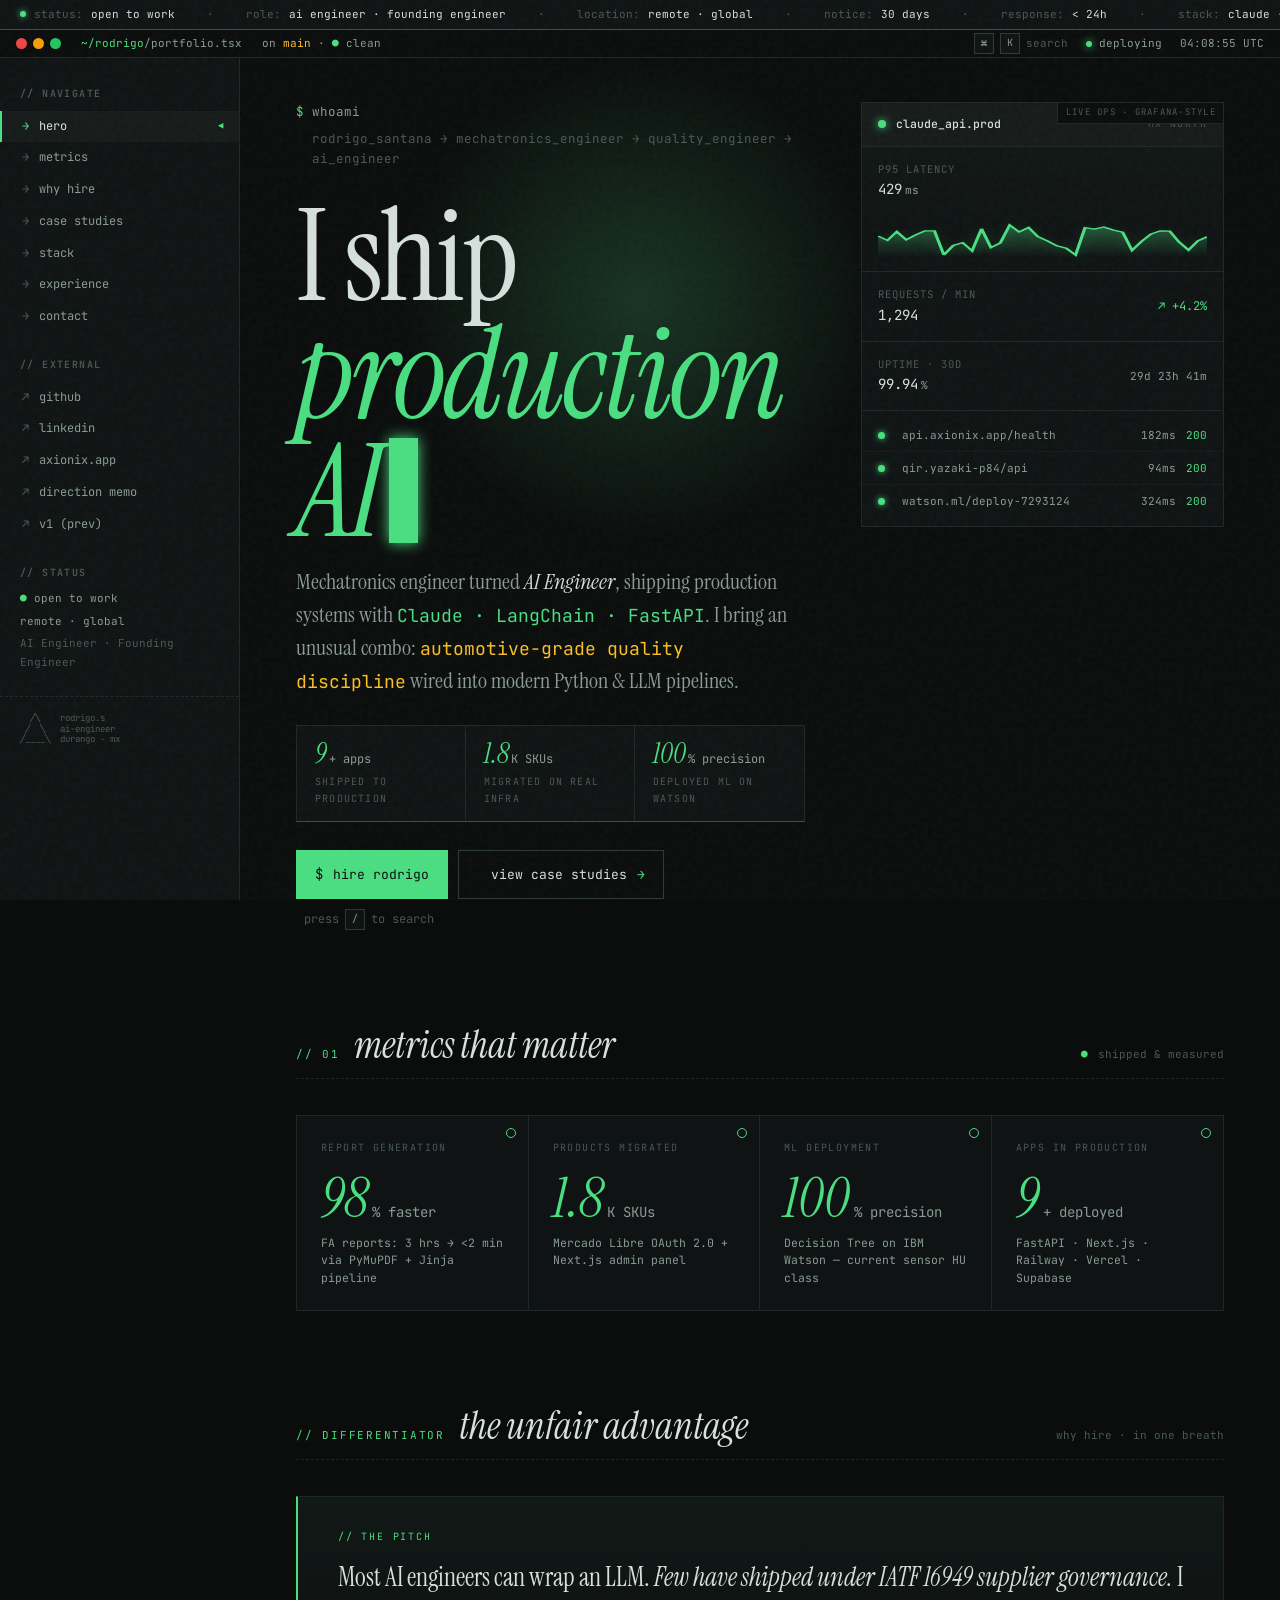
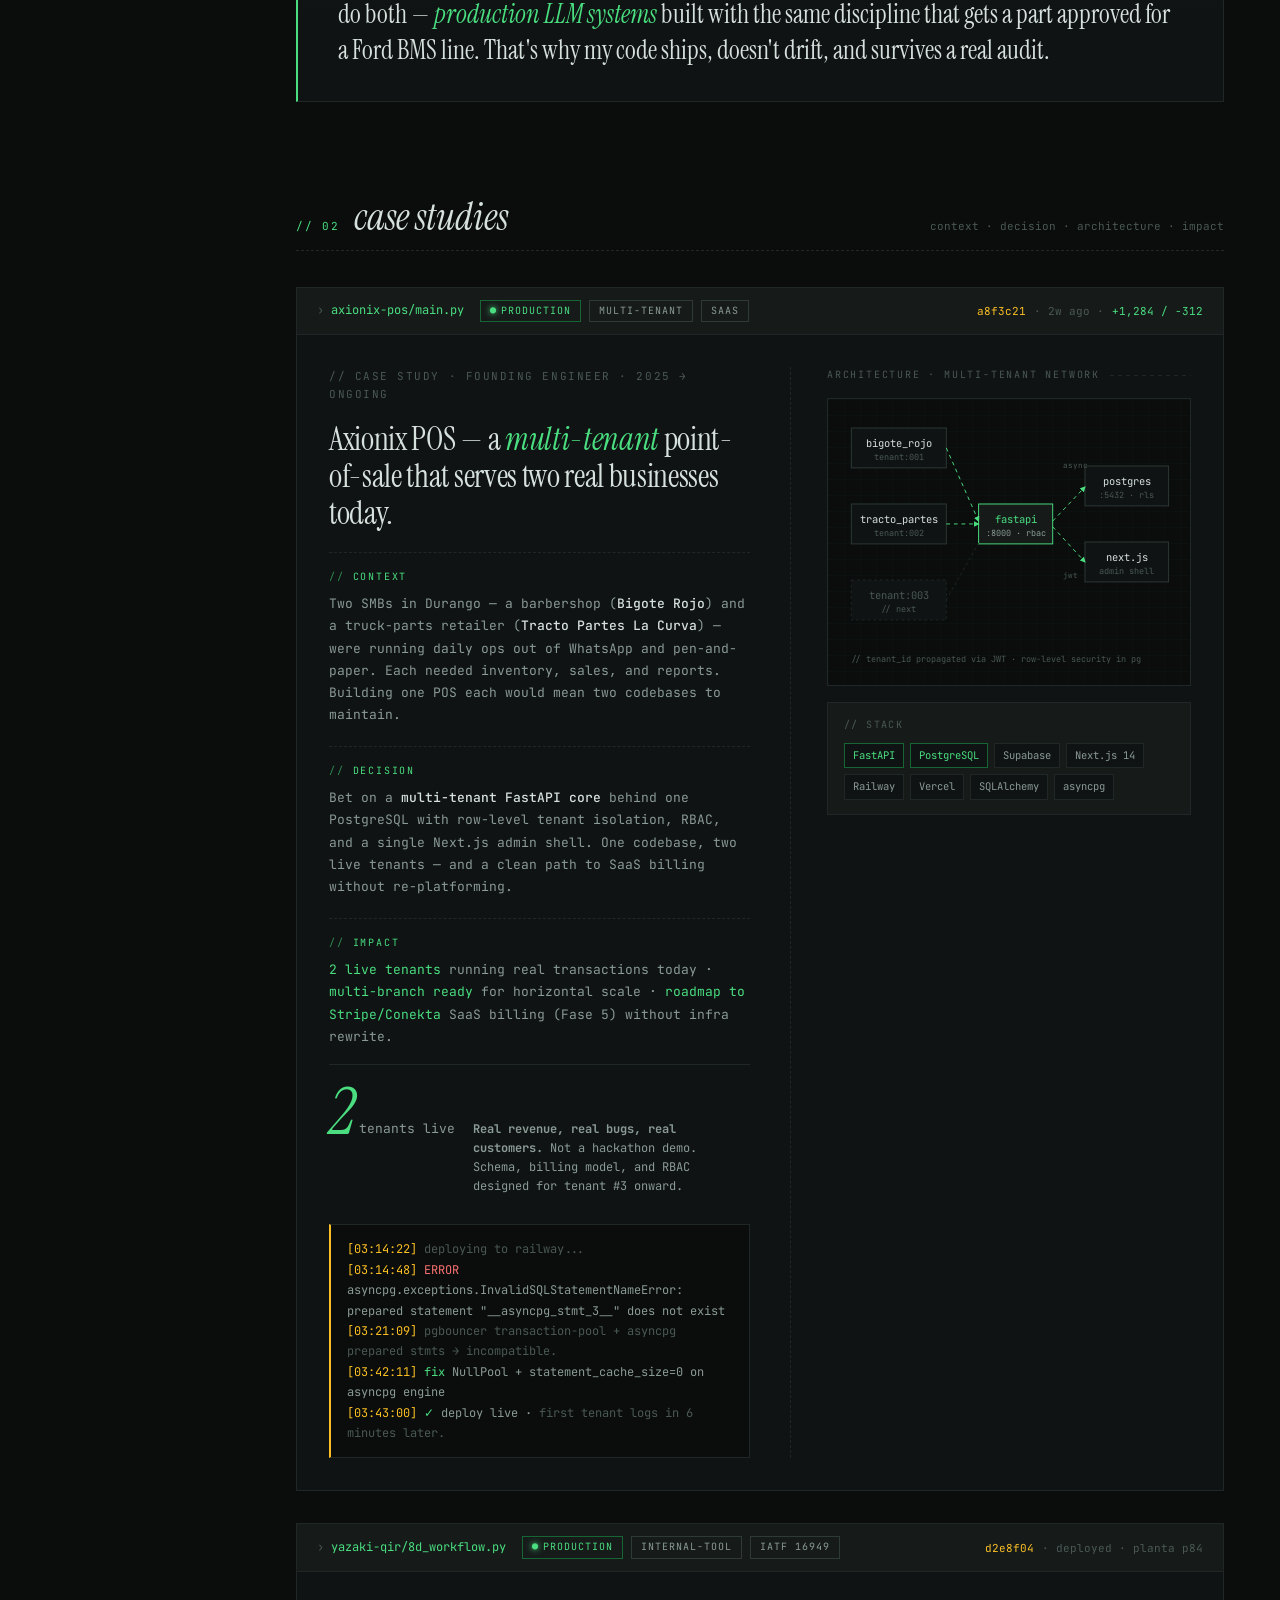
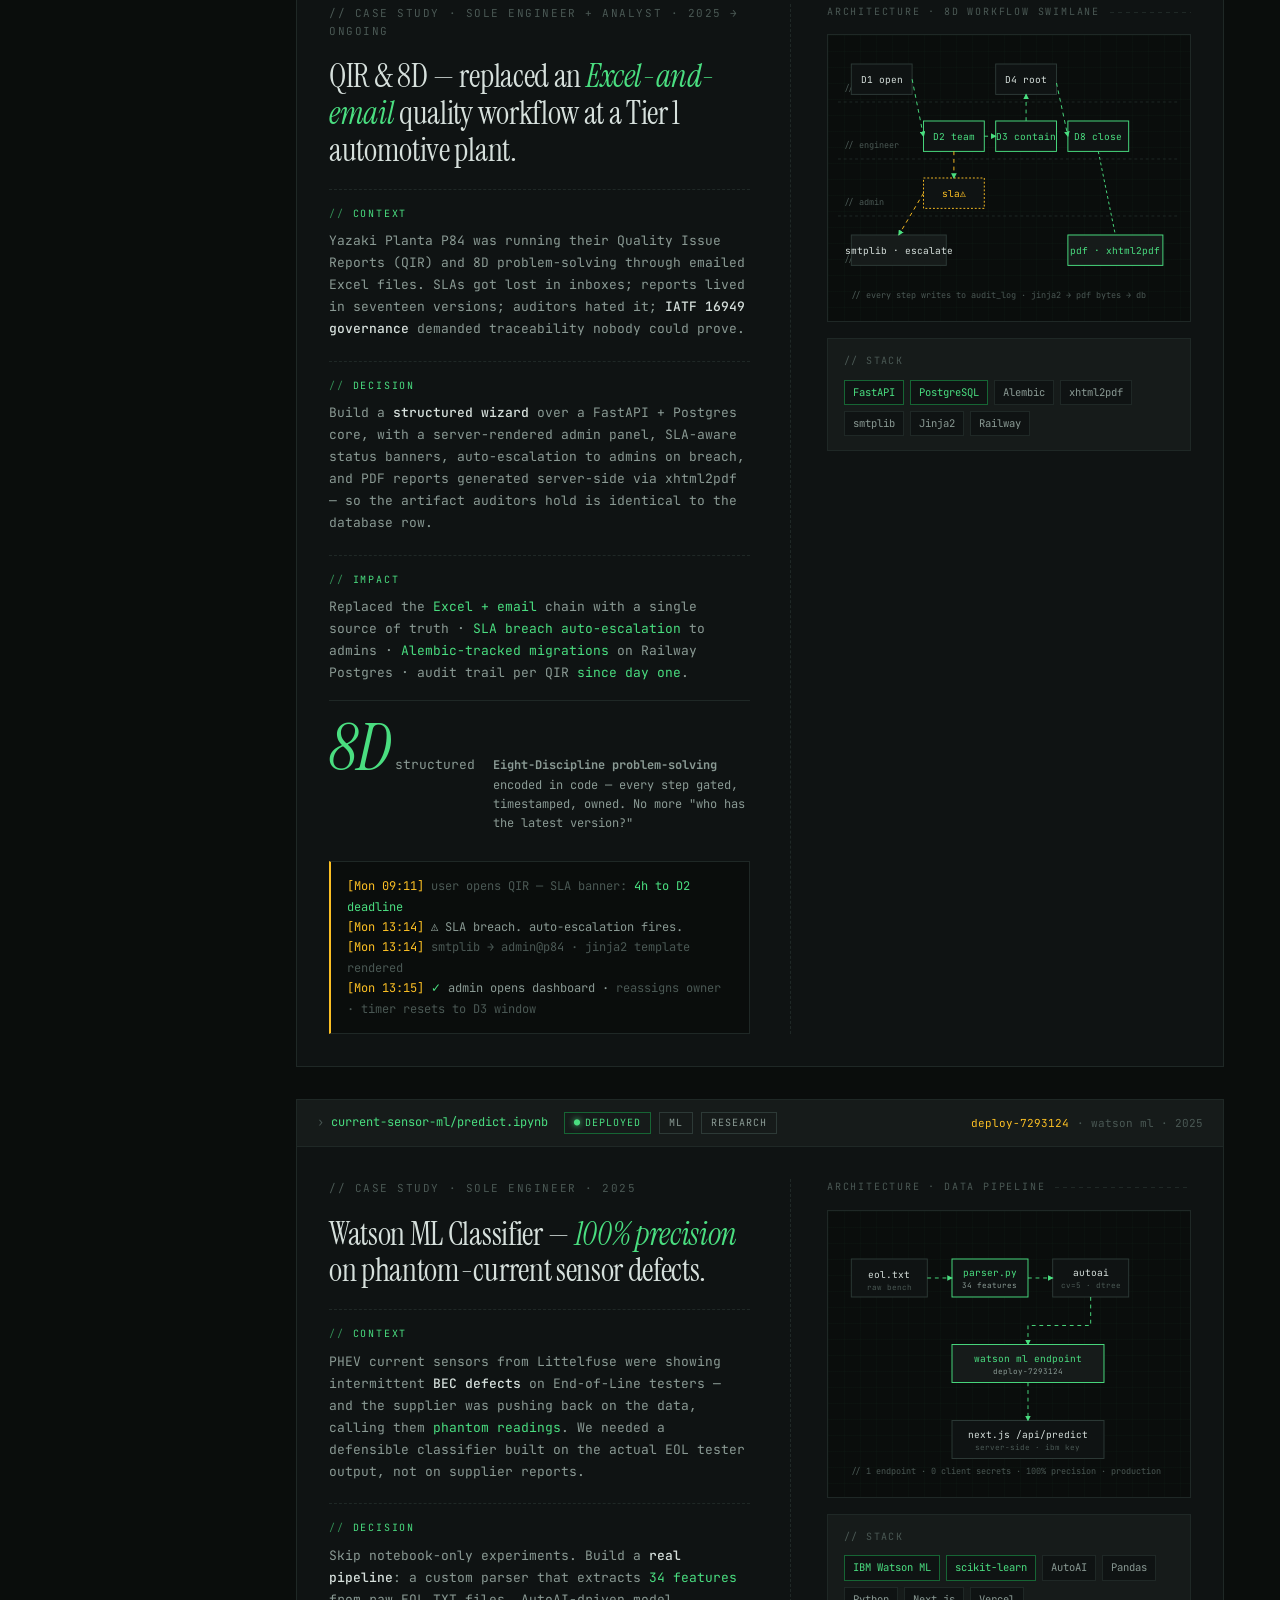
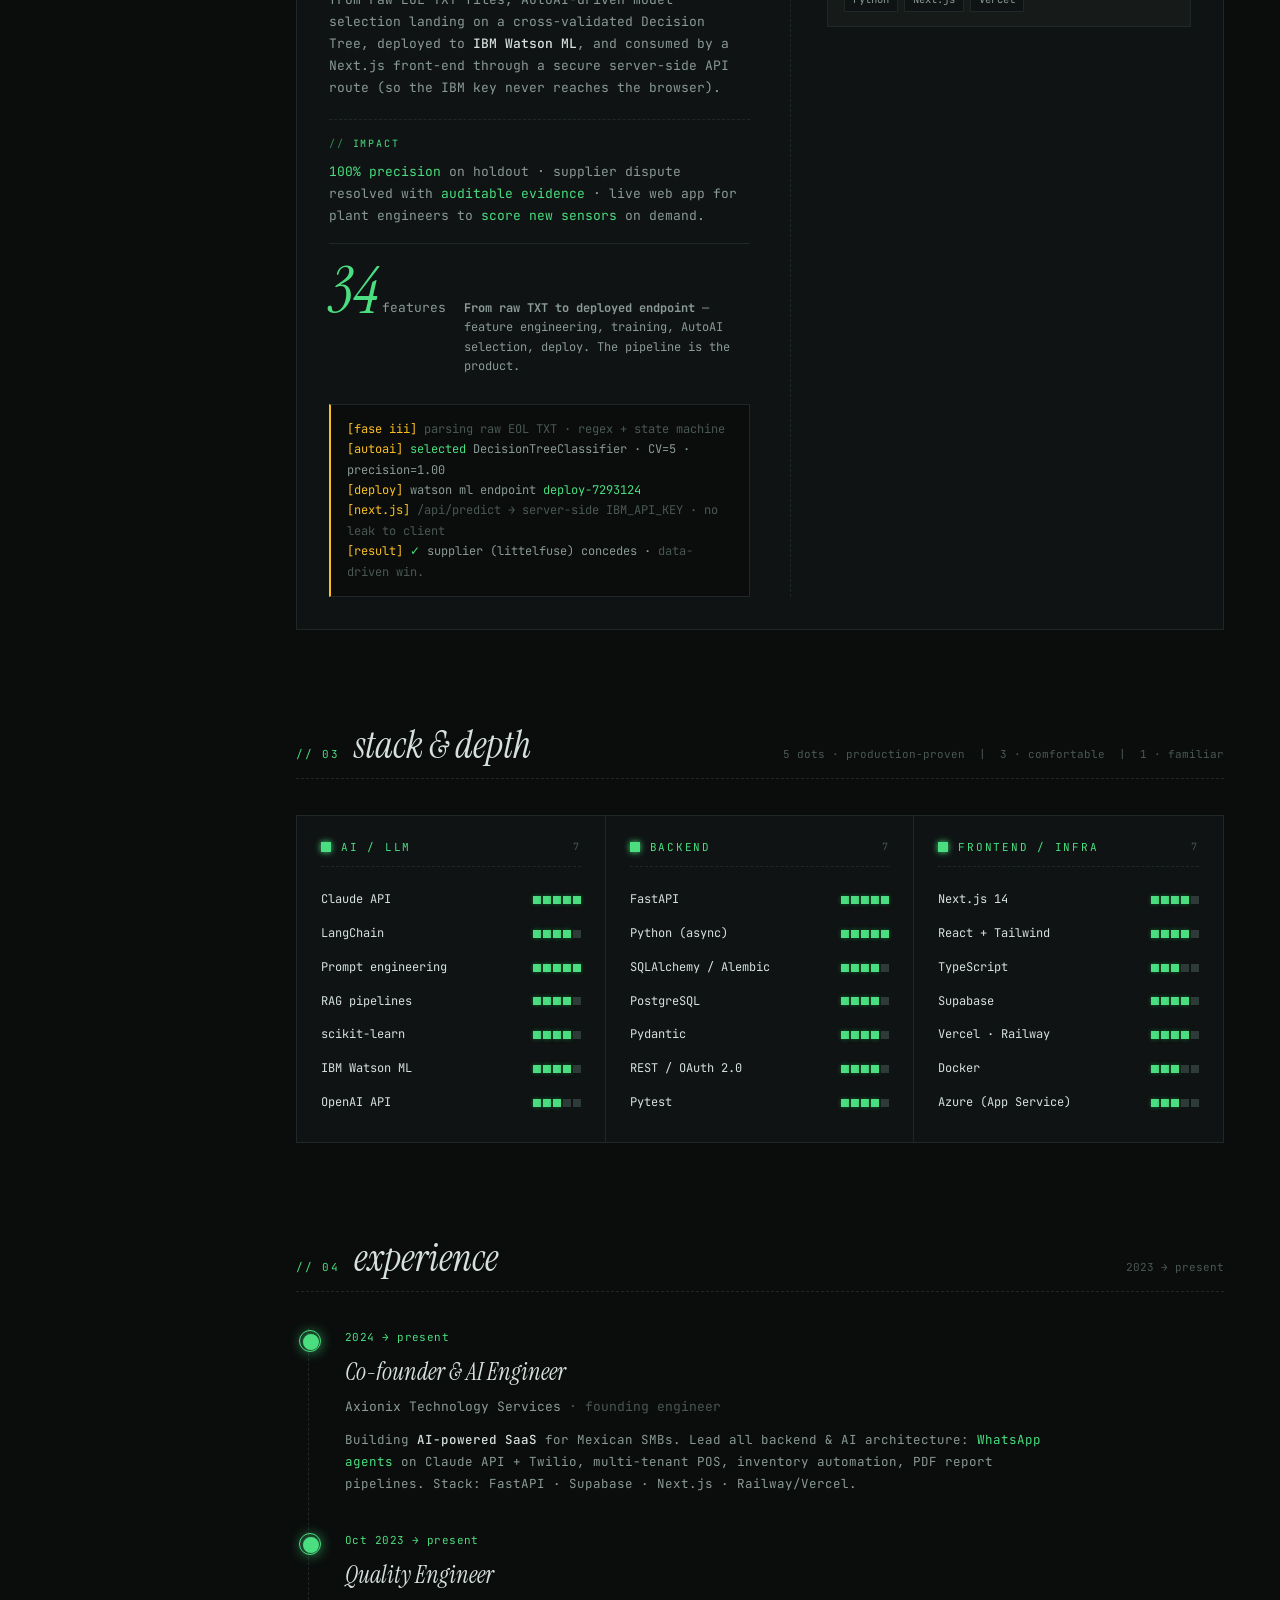
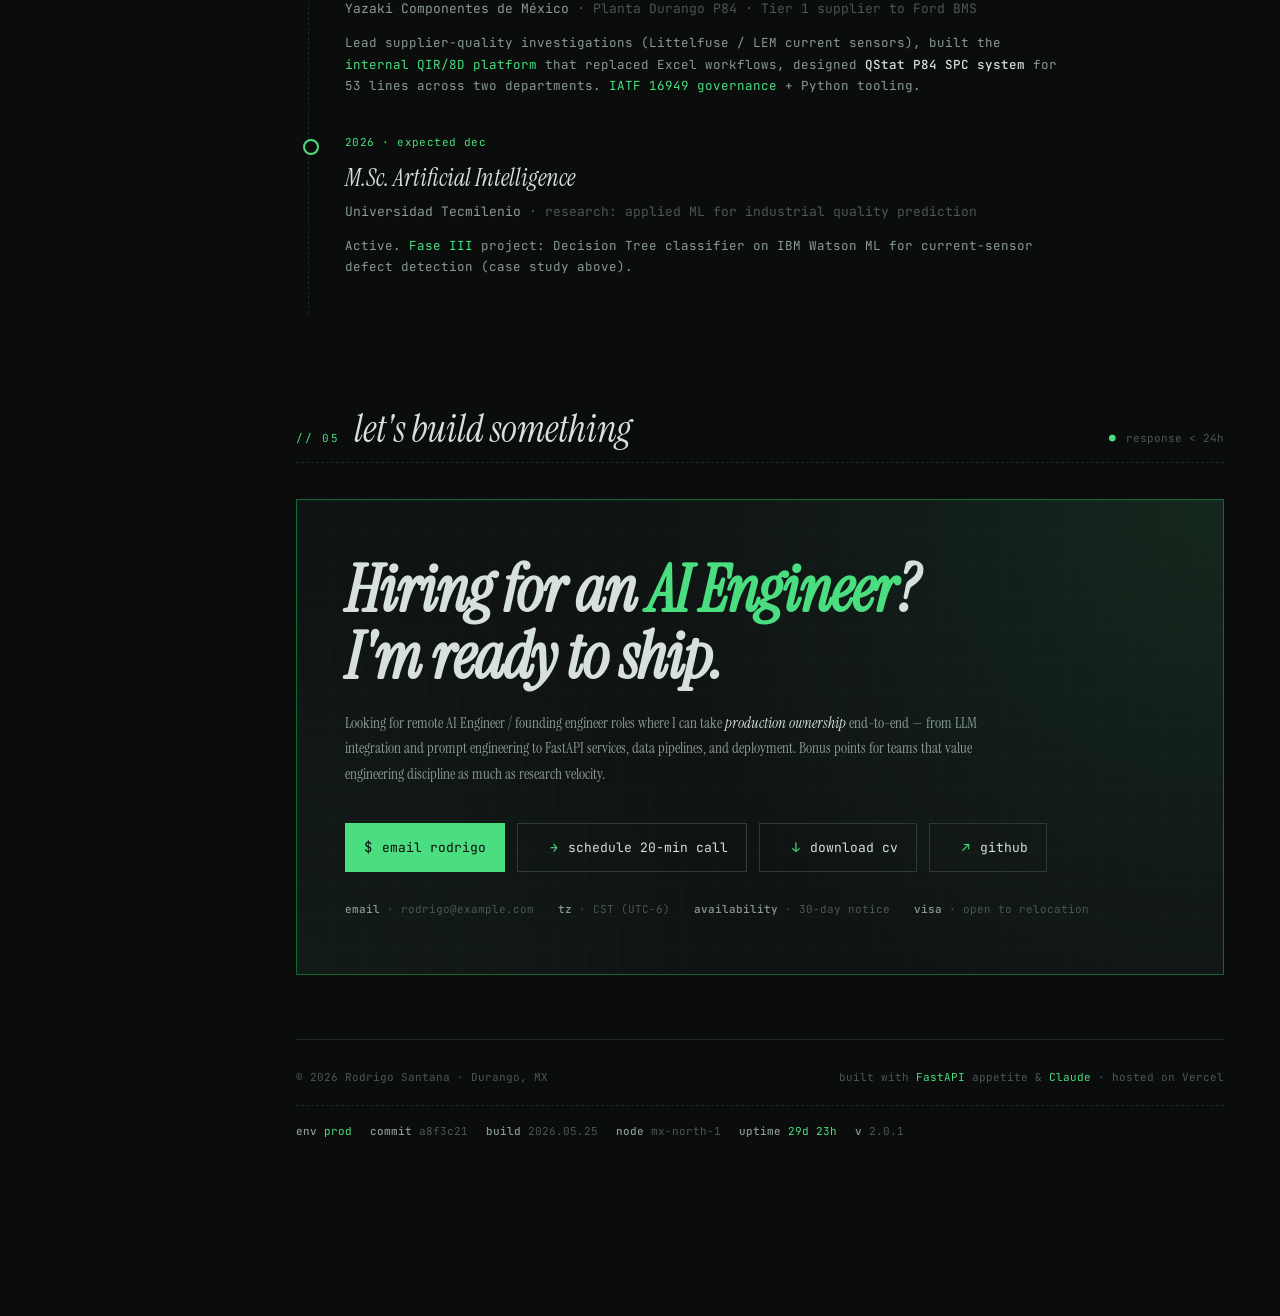
<file: Portfolio v2.html>
<!DOCTYPE html>
<html lang="en">
<head>
<meta charset="UTF-8" />
<meta name="viewport" content="width=device-width, initial-scale=1.0" />
<title>Rodrigo Santana — AI Engineer · v2</title>
<meta name="description" content="AI Engineer shipping production systems with Claude API, LangChain, FastAPI. Automotive-grade quality discipline wired into modern Python & LLM pipelines." />
<link rel="preconnect" href="https://fonts.googleapis.com" />
<link rel="preconnect" href="https://fonts.gstatic.com" crossorigin />
<link href="https://fonts.googleapis.com/css2?family=JetBrains+Mono:ital,wght@0,300;0,400;0,500;0,600;0,700;0,800;1,400&family=Instrument+Serif:ital@0;1&display=swap" rel="stylesheet" />

<style>
  /* ============ TOKENS ============ */
  :root {
    --bg: #0a0d0c;
    --bg-1: #0f1313;
    --bg-2: #161b1a;
    --bg-3: #1c2422;
    --line: #1f2826;
    --line-bright: #2d3a37;
    --line-hot: #3a4d48;
    --ink: #d6e0dc;
    --ink-dim: #8a9a94;
    --ink-faint: #4a5854;
    --phosphor: #4ade80;
    --phosphor-dim: #166534;
    --phosphor-glow: rgba(74,222,128,0.18);
    --amber: #fbbf24;
    --red: #f87171;
    --cyan: #67e8f9;
    --magenta: #f0abfc;

    --mono: 'JetBrains Mono', ui-monospace, 'SF Mono', Menlo, monospace;
    --serif: 'Instrument Serif', 'Times New Roman', serif;

    --sb-w: 240px;
    --status-h: 28px;
    --strip-h: 30px;
  }

  * { box-sizing: border-box; margin: 0; padding: 0; }
  html { scroll-behavior: smooth; }
  body {
    background: var(--bg);
    color: var(--ink);
    font-family: var(--mono);
    font-size: 14px;
    line-height: 1.65;
    -webkit-font-smoothing: antialiased;
    overflow-x: hidden;
    position: relative;
  }
  a { color: inherit; text-decoration: none; }
  button { font: inherit; color: inherit; background: none; border: none; cursor: pointer; }

  /* CRT scanlines + grain (toggleable via class) */
  body::before {
    content: '';
    position: fixed; inset: 0; pointer-events: none;
    background: repeating-linear-gradient(to bottom,
      rgba(255,255,255,.014) 0, rgba(255,255,255,.014) 1px,
      transparent 1px, transparent 3px);
    z-index: 1200;
    mix-blend-mode: overlay;
    transition: opacity .3s;
  }
  body::after {
    content: '';
    position: fixed; inset: 0; pointer-events: none;
    opacity: .035;
    z-index: 1199;
    background-image: url("data:image/svg+xml,%3Csvg viewBox='0 0 200 200' xmlns='http://www.w3.org/2000/svg'%3E%3Cfilter id='n'%3E%3CfeTurbulence type='fractalNoise' baseFrequency='0.9' numOctaves='3'/%3E%3C/filter%3E%3Crect width='100%25' height='100%25' filter='url(%23n)'/%3E%3C/svg%3E");
  }
  body.no-crt::before, body.no-crt::after { opacity: 0; }

  ::selection { background: var(--phosphor); color: var(--bg); }

  /* ============ AMBIENT CURSOR GLOW ============ */
  #ambient {
    position: fixed; left: 0; top: 0;
    width: 560px; height: 560px;
    margin-left: -280px; margin-top: -280px;
    background: radial-gradient(circle, var(--phosphor-glow) 0%, transparent 60%);
    pointer-events: none;
    z-index: 1;
    mix-blend-mode: screen;
    transition: opacity .4s;
    will-change: transform;
    transform: translate3d(50vw, 30vh, 0);
  }
  @media (max-width: 900px), (hover: none) { #ambient { display: none; } }

  /* ============ HIREABILITY STRIP ============ */
  .hire-strip {
    position: fixed; top: 0; left: 0; right: 0;
    height: var(--strip-h);
    background: var(--bg-1);
    border-bottom: 1px solid var(--phosphor-dim);
    display: flex; align-items: center;
    padding: 0 20px;
    font-size: 11px;
    color: var(--ink-dim);
    z-index: 110;
    overflow: hidden;
  }
  .hire-strip .marquee {
    display: flex; gap: 32px; white-space: nowrap;
    animation: scroll 38s linear infinite;
  }
  @keyframes scroll { to { transform: translateX(-50%); } }
  .hire-strip .item { display: flex; align-items: center; gap: 8px; }
  .hire-strip .item .dot {
    width: 6px; height: 6px; border-radius: 50%;
    background: var(--phosphor); box-shadow: 0 0 6px var(--phosphor);
    animation: pulse 2s infinite;
  }
  .hire-strip .item .k { color: var(--ink-faint); }
  .hire-strip .item .v { color: var(--ink); }
  .hire-strip .sep { color: var(--ink-faint); }
  @keyframes pulse { 0%,100% { opacity: 1; } 50% { opacity: .35; } }

  /* ============ STATUS BAR ============ */
  .status-bar {
    position: fixed;
    top: var(--strip-h); left: 0; right: 0;
    height: var(--status-h);
    background: var(--bg);
    border-bottom: 1px solid var(--line);
    display: flex; align-items: center;
    padding: 0 16px;
    font-size: 11px;
    color: var(--ink-dim);
    z-index: 100;
    gap: 20px;
  }
  .status-bar .dots { display: flex; gap: 6px; }
  .status-bar .dot {
    width: 11px; height: 11px; border-radius: 50%;
    background: var(--line-bright);
  }
  .status-bar .dot.red    { background: #ef4444; }
  .status-bar .dot.amber  { background: #f59e0b; }
  .status-bar .dot.green  { background: #22c55e; }
  .status-bar .path { color: var(--phosphor); }
  .status-bar .branch { color: var(--ink-dim); }
  .status-bar .branch .b { color: var(--amber); }
  .status-bar .right { margin-left: auto; display: flex; gap: 18px; align-items: center; }
  .status-bar .kbd-hint { display: flex; align-items: center; gap: 6px; color: var(--ink-faint); cursor: pointer; transition: color .2s; }
  .status-bar .kbd-hint:hover { color: var(--phosphor); }
  .kbd {
    display: inline-block;
    border: 1px solid var(--line-bright);
    padding: 1px 6px;
    font-size: 10px;
    color: var(--ink-dim);
    background: var(--bg-1);
    min-width: 18px; text-align: center;
  }
  .status-bar .indicator {
    display: inline-block;
    width: 6px; height: 6px;
    background: var(--phosphor); border-radius: 50%;
    box-shadow: 0 0 8px var(--phosphor);
    animation: pulse 2s infinite;
  }

  /* ============ LAYOUT ============ */
  .layout {
    display: grid;
    grid-template-columns: var(--sb-w) 1fr;
    min-height: 100vh;
    padding-top: calc(var(--strip-h) + var(--status-h));
    position: relative; z-index: 2;
  }

  /* ============ SIDEBAR ============ */
  .sidebar {
    border-right: 1px solid var(--line);
    background: var(--bg-1);
    padding: 28px 0 24px;
    position: sticky;
    top: calc(var(--strip-h) + var(--status-h));
    height: calc(100vh - var(--strip-h) - var(--status-h));
    overflow-y: auto;
    font-size: 12px;
  }
  .sidebar-section { margin-bottom: 24px; }
  .sidebar-header {
    padding: 0 20px 8px;
    color: var(--ink-faint);
    text-transform: uppercase;
    letter-spacing: 0.14em;
    font-size: 10px;
    font-weight: 600;
  }
  .sidebar a {
    display: flex; align-items: center; gap: 10px;
    padding: 6px 20px;
    color: var(--ink-dim);
    transition: all .15s;
    border-left: 2px solid transparent;
    position: relative;
  }
  .sidebar a:hover {
    color: var(--phosphor);
    background: var(--bg-2);
    border-left-color: var(--phosphor);
  }
  .sidebar a.active {
    color: var(--ink);
    background: var(--bg-2);
    border-left-color: var(--phosphor);
  }
  .sidebar a.active::after {
    content: '◀';
    position: absolute; right: 16px;
    color: var(--phosphor); font-size: 9px;
  }
  .sidebar a .prompt { color: var(--ink-faint); }
  .sidebar a:hover .prompt, .sidebar a.active .prompt { color: var(--phosphor); }
  .sidebar .status-block {
    padding: 0 20px; color: var(--ink-dim); font-size: 11px; line-height: 1.7;
  }

  /* Mini ASCII signature */
  .sb-sig {
    padding: 16px 20px 8px;
    color: var(--ink-faint);
    font-size: 9px; line-height: 1.2; white-space: pre;
    border-top: 1px dashed var(--line); margin-top: 12px;
  }

  /* ============ MAIN ============ */
  main {
    padding: 36px 56px 80px;
    max-width: 1280px;
    position: relative;
  }
  section { margin-bottom: 96px; scroll-margin-top: 80px; }

  .section-header {
    display: flex; align-items: baseline; gap: 14px;
    margin-bottom: 36px; padding-bottom: 14px;
    border-bottom: 1px dashed var(--line);
  }
  .section-tag {
    color: var(--phosphor);
    font-size: 11px; text-transform: uppercase; letter-spacing: 0.16em;
  }
  .section-title {
    font-family: var(--serif);
    font-size: 38px; font-weight: 400; font-style: italic;
    color: var(--ink); line-height: 1;
  }
  .section-meta {
    margin-left: auto;
    color: var(--ink-faint);
    font-size: 11px;
    display: flex; align-items: center; gap: 10px;
  }
  .section-meta .ok { color: var(--phosphor); }

  /* ============ HERO ============ */
  .hero {
    padding-top: 8px;
    margin-bottom: 96px;
    display: grid;
    grid-template-columns: minmax(0, 1.4fr) minmax(280px, 1fr);
    gap: 56px;
    align-items: start;
  }
  .hero-left { min-width: 0; }
  .hero-bootline {
    color: var(--ink-dim);
    font-size: 12.5px;
    margin-bottom: 6px;
  }
  .hero-bootline .prompt { color: var(--phosphor); }
  .hero-bootline .out { color: var(--ink-faint); display: block; padding-left: 16px; }

  h1.hero-h1 {
    font-family: var(--serif);
    font-size: clamp(64px, 10vw, 132px);
    font-weight: 400;
    line-height: 0.92;
    letter-spacing: -0.025em;
    margin: 28px 0 14px;
    color: var(--ink);
    position: relative;
  }
  h1.hero-h1 .l2 { display: block; font-style: italic; color: var(--phosphor); position: relative; }
  h1.hero-h1 .cursor {
    display: inline-block;
    width: 0.5ch; height: 0.82em;
    background: var(--phosphor);
    vertical-align: -0.06em;
    margin-left: 10px;
    animation: blink 1.05s steps(2) infinite;
    box-shadow: 0 0 14px var(--phosphor);
  }
  @keyframes blink { 50% { opacity: 0; } }

  .hero-lede {
    font-family: var(--serif);
    font-size: 22px;
    line-height: 1.5;
    color: var(--ink-dim);
    max-width: 620px;
    margin: 12px 0 28px;
  }
  .hero-lede em { color: var(--ink); font-style: italic; }
  .hero-lede .hl { color: var(--phosphor); font-style: normal; font-family: var(--mono); font-size: 18px; }
  .hero-lede .hl-amber { color: var(--amber); font-style: normal; font-family: var(--mono); font-size: 18px; }

  /* Proof bar */
  .proof-bar {
    display: grid;
    grid-template-columns: repeat(3, 1fr);
    border: 1px solid var(--line);
    border-bottom: 1px solid var(--phosphor-dim);
    background: var(--bg-1);
    margin: 24px 0 28px;
  }
  .proof-bar a {
    padding: 14px 18px;
    border-right: 1px solid var(--line);
    transition: all .15s;
    display: block;
  }
  .proof-bar a:last-child { border-right: none; }
  .proof-bar a:hover { background: var(--bg-2); }
  .proof-bar .num {
    font-family: var(--serif); font-size: 28px; line-height: 1;
    color: var(--phosphor); font-style: italic;
  }
  .proof-bar .num .unit { font-family: var(--mono); font-size: 12px; color: var(--ink-dim); margin-left: 2px; font-style: normal; }
  .proof-bar .lbl { font-size: 10px; color: var(--ink-faint); text-transform: uppercase; letter-spacing: .12em; margin-top: 6px; }
  .proof-bar a:hover .lbl { color: var(--ink-dim); }

  /* CTA cluster */
  .cta-row {
    display: flex; flex-wrap: wrap; align-items: center; gap: 10px;
    margin-top: 4px;
  }
  .cta {
    display: inline-flex; align-items: center; gap: 10px;
    padding: 12px 18px;
    border: 1px solid var(--line-bright);
    color: var(--ink);
    font-size: 13px;
    transition: all .18s;
    position: relative;
  }
  .cta::before {
    content: '▍'; color: transparent;
    transition: color .15s, transform .15s;
    font-size: 14px; margin-right: -4px;
  }
  .cta:hover::before { color: var(--phosphor); }
  .cta:hover { border-color: var(--phosphor-dim); color: var(--phosphor); background: rgba(74,222,128,.04); }
  .cta.primary {
    border-color: var(--phosphor);
    background: var(--phosphor);
    color: var(--bg);
  }
  .cta.primary::before { content: '$'; color: var(--bg); margin-right: 0; }
  .cta.primary:hover { background: #5beb8d; color: var(--bg); border-color: #5beb8d; transform: translateY(-1px); }
  .cta .arrow { color: var(--phosphor); }
  .cta.primary .arrow { color: var(--bg); }
  .cta-hint { color: var(--ink-faint); font-size: 12px; padding-left: 8px; display: flex; gap: 6px; align-items: center; }

  /* ============ LIVE OPS WIDGET (hero-right) ============ */
  .ops {
    border: 1px solid var(--line);
    background:
      linear-gradient(180deg, rgba(74,222,128,.025), transparent 30%),
      var(--bg-1);
    font-size: 11.5px;
    position: relative;
    overflow: hidden;
  }
  .ops::before {
    content: 'live ops · grafana-style';
    position: absolute; top: -1px; right: -1px;
    padding: 3px 8px;
    background: var(--bg);
    border-left: 1px solid var(--line);
    border-bottom: 1px solid var(--line);
    color: var(--ink-faint);
    font-size: 9px; text-transform: uppercase; letter-spacing: .14em;
  }
  .ops-head {
    display: flex; align-items: center; gap: 10px;
    padding: 12px 16px;
    border-bottom: 1px solid var(--line);
    background: var(--bg-2);
  }
  .ops-head .title { color: var(--ink); font-weight: 500; }
  .ops-head .region { color: var(--ink-faint); margin-left: auto; font-size: 10px; text-transform: uppercase; letter-spacing: .14em; }
  .ops-head .led { width: 8px; height: 8px; background: var(--phosphor); border-radius: 50%; box-shadow: 0 0 8px var(--phosphor); animation: pulse 1.6s infinite; }

  .ops-metric {
    display: grid; grid-template-columns: 1fr auto;
    padding: 14px 16px;
    border-bottom: 1px solid var(--line);
    align-items: center;
    gap: 14px;
  }
  .ops-metric .k { color: var(--ink-faint); font-size: 10.5px; text-transform: uppercase; letter-spacing: .1em; }
  .ops-metric .v { color: var(--ink); font-size: 14px; font-family: var(--mono); }
  .ops-metric .v .unit { color: var(--ink-dim); font-size: 11px; margin-left: 3px; }

  .spark {
    grid-column: 1 / -1;
    height: 36px;
    margin-top: 6px;
    width: 100%;
  }
  .spark path.line { fill: none; stroke: var(--phosphor); stroke-width: 1.2; filter: drop-shadow(0 0 3px var(--phosphor-glow));}
  .spark path.area { fill: url(#sparkGrad); }

  .ops-pings { padding: 8px 0; }
  .ops-ping {
    display: grid; grid-template-columns: 14px 1fr auto auto; align-items: center;
    padding: 7px 16px;
    font-size: 11.5px; gap: 10px;
    border-bottom: 1px solid var(--bg-2);
  }
  .ops-ping:last-child { border-bottom: none; }
  .ops-ping .pulse {
    width: 7px; height: 7px; border-radius: 50%;
    background: var(--phosphor); box-shadow: 0 0 6px var(--phosphor);
    animation: pulse 2.4s infinite;
  }
  .ops-ping.pinging .pulse { animation: ping 0.6s ease-out; }
  @keyframes ping {
    0% { transform: scale(1); box-shadow: 0 0 0 0 var(--phosphor); }
    100% { transform: scale(1); box-shadow: 0 0 0 8px transparent; }
  }
  .ops-ping .url { color: var(--ink-dim); font-size: 11px; overflow: hidden; text-overflow: ellipsis; white-space: nowrap; }
  .ops-ping .ms { color: var(--ink-dim); font-size: 11px; }
  .ops-ping .code { color: var(--phosphor); font-size: 11px; }

  /* ============ STATS ============ */
  .stats-grid {
    display: grid;
    grid-template-columns: repeat(4, 1fr);
    border: 1px solid var(--line);
    background: var(--bg-1);
  }
  .stat-card {
    padding: 24px;
    border-right: 1px solid var(--line);
    position: relative;
    overflow: hidden;
    transition: background .25s;
  }
  .stat-card:last-child { border-right: none; }
  .stat-card:hover { background: var(--bg-2); }
  .stat-card .spark-bg {
    position: absolute; left: 0; right: 0; bottom: 0; height: 60%;
    opacity: 0; transition: opacity .25s;
    pointer-events: none;
  }
  .stat-card:hover .spark-bg { opacity: 1; }
  .stat-card .spark-bg path.line { fill: none; stroke: var(--phosphor); stroke-width: 1; filter: drop-shadow(0 0 4px var(--phosphor-glow)); }
  .stat-card .spark-bg path.area { fill: rgba(74,222,128,.06); }

  .stat-card::after {
    content: ''; position: absolute; top: 12px; right: 12px;
    width: 8px; height: 8px; border: 1px solid var(--phosphor); border-radius: 50%;
  }
  .stat-label {
    font-size: 10px; color: var(--ink-faint);
    text-transform: uppercase; letter-spacing: .14em;
    margin-bottom: 14px;
  }
  .stat-value {
    font-family: var(--serif);
    font-size: 56px; line-height: 1;
    color: var(--phosphor); font-weight: 400; font-style: italic;
    margin-bottom: 8px; position: relative;
  }
  .stat-value .unit {
    font-family: var(--mono); font-size: 14px; font-style: normal;
    color: var(--ink-dim); margin-left: 4px;
  }
  .stat-desc {
    font-size: 11.5px; color: var(--ink-dim); line-height: 1.5;
    position: relative;
  }

  /* ============ DIFFERENTIATOR ============ */
  .diff-block {
    border: 1px solid var(--line);
    border-left: 2px solid var(--phosphor);
    padding: 32px 40px;
    background: linear-gradient(180deg, rgba(74,222,128,.03), transparent 60%), var(--bg-1);
    position: relative;
  }
  .diff-block .meta {
    font-size: 10px; color: var(--phosphor); text-transform: uppercase; letter-spacing: .18em;
    margin-bottom: 14px;
  }
  .diff-block p {
    font-family: var(--serif); font-size: 26px; line-height: 1.4;
    color: var(--ink); max-width: 920px;
  }
  .diff-block p em { font-style: italic; color: var(--phosphor); }
  .diff-block p strong { color: var(--ink); font-weight: 500; font-style: italic; }

  /* ============ PROJECTS / CASE STUDIES ============ */
  .project {
    border: 1px solid var(--line);
    margin-bottom: 32px;
    background: var(--bg-1);
    transition: border-color .25s;
  }
  .project:hover { border-color: var(--line-hot); }
  .project-header {
    display: flex; align-items: center;
    padding: 12px 20px;
    background: var(--bg-2);
    border-bottom: 1px solid var(--line);
    font-size: 12px;
    gap: 8px; flex-wrap: wrap;
  }
  .project-header .filename {
    color: var(--phosphor); margin-right: 8px;
    position: relative;
  }
  .project-header .filename::before { content: '› '; color: var(--ink-faint); }
  .project:hover .project-header .filename .alt {
    color: var(--cyan);
  }
  .project-header .badge {
    padding: 2px 9px; border: 1px solid var(--line-bright);
    color: var(--ink-dim);
    font-size: 10px; text-transform: uppercase; letter-spacing: .1em;
  }
  .project-header .badge.prod { color: var(--phosphor); border-color: var(--phosphor-dim); }
  .project-header .badge.prod::before {
    content: '●'; color: var(--phosphor); margin-right: 4px;
    text-shadow: 0 0 6px var(--phosphor);
  }
  .project-header .status {
    margin-left: auto; color: var(--ink-faint); font-size: 11px;
    display: flex; align-items: center; gap: 8px;
  }
  .project-header .status .sha { color: var(--amber); }

  .project-body {
    padding: 32px;
    display: grid;
    grid-template-columns: minmax(0, 1.05fr) minmax(0, 1fr);
    gap: 40px;
  }
  .project-title {
    font-family: var(--serif);
    font-size: 32px;
    font-weight: 400;
    color: var(--ink);
    margin-bottom: 6px;
    line-height: 1.15;
    letter-spacing: -.01em;
  }
  .project-title .accent { color: var(--phosphor); font-style: italic; }
  .project-kicker {
    font-size: 11px; color: var(--ink-faint);
    text-transform: uppercase; letter-spacing: .14em;
    margin-bottom: 18px;
  }

  .beat {
    margin-top: 20px;
    padding-top: 16px;
    border-top: 1px dashed var(--line);
  }
  .beat .label {
    color: var(--phosphor);
    font-size: 10px; text-transform: uppercase; letter-spacing: .18em;
    margin-bottom: 8px;
    display: flex; align-items: center; gap: 8px;
  }
  .beat .label::before { content: '//'; opacity: .6; }
  .beat p { color: var(--ink-dim); font-size: 13px; line-height: 1.7; }
  .beat p em { color: var(--phosphor); font-style: normal; }
  .beat p strong { color: var(--ink); font-weight: 500; }

  /* Hero metric inside case study */
  .case-metric {
    display: grid; grid-template-columns: auto 1fr; gap: 18px;
    align-items: baseline;
    padding: 18px 0 8px;
    margin-top: 16px;
    border-top: 1px solid var(--line);
  }
  .case-metric .big {
    font-family: var(--serif);
    font-size: 64px; line-height: .9;
    color: var(--phosphor); font-style: italic;
  }
  .case-metric .big .unit {
    font-family: var(--mono); font-size: 13px; color: var(--ink-dim); margin-left: 4px; font-style: normal;
  }
  .case-metric .body {
    font-size: 12px; color: var(--ink-dim); line-height: 1.6;
    max-width: 320px;
  }

  /* War-story log block */
  .warlog {
    margin-top: 20px;
    padding: 14px 16px;
    background: var(--bg);
    border: 1px solid var(--line);
    border-left: 2px solid var(--amber);
    font-size: 12px;
    color: var(--ink-dim);
    line-height: 1.7;
  }
  .warlog .ts { color: var(--amber); }
  .warlog .hl { color: var(--phosphor); }
  .warlog .err { color: var(--red); }
  .warlog .ok { color: var(--phosphor); }
  .warlog .dim { color: var(--ink-faint); }

  /* Architecture diagram pane */
  .arch-pane {
    border-left: 1px dashed var(--line);
    padding-left: 36px;
    display: flex; flex-direction: column;
    min-width: 0;
  }
  .arch-pane .arch-label {
    font-size: 10px; color: var(--ink-faint);
    text-transform: uppercase; letter-spacing: .18em;
    margin-bottom: 14px;
    display: flex; align-items: center; gap: 10px;
  }
  .arch-pane .arch-label::after {
    content: ''; flex: 1; height: 1px;
    background: repeating-linear-gradient(to right, var(--line) 0 4px, transparent 4px 8px);
  }
  .arch-svg-wrap {
    border: 1px solid var(--line);
    background:
      linear-gradient(rgba(74,222,128,.02) 1px, transparent 1px),
      linear-gradient(90deg, rgba(74,222,128,.02) 1px, transparent 1px),
      var(--bg);
    background-size: 16px 16px;
    padding: 10px;
    overflow: auto;
    position: relative;
  }
  .arch-svg-wrap svg { display: block; width: 100%; height: auto; min-width: 340px; }

  /* Architecture node hover */
  .arch-svg-wrap [data-tip]:hover .node-box { stroke: var(--phosphor); }
  .arch-svg-wrap [data-tip]:hover .node-label { fill: var(--phosphor); }

  .arch-stack {
    margin-top: 16px;
    border: 1px solid var(--line);
    background: var(--bg-2);
    padding: 14px 16px;
  }
  .arch-stack .lbl {
    font-size: 10px; color: var(--ink-faint); letter-spacing: .14em; text-transform: uppercase;
    margin-bottom: 10px;
  }
  .ps-tags { display: flex; flex-wrap: wrap; gap: 6px; }
  .ps-tag {
    font-size: 10.5px;
    padding: 3px 8px;
    background: var(--bg-1);
    color: var(--ink-dim);
    border: 1px solid var(--line);
    transition: all .12s;
  }
  .ps-tag.hl { color: var(--phosphor); border-color: var(--phosphor-dim); }
  .ps-tag:hover { color: var(--ink); border-color: var(--line-hot); }

  /* SVG flow dots */
  @keyframes dash-flow { to { stroke-dashoffset: -24; } }
  .flow-path { stroke-dasharray: 4 4; animation: dash-flow 1.8s linear infinite; }
  @keyframes draw-line { to { stroke-dashoffset: 0; } }

  /* ============ SKILLS ============ */
  .skills-matrix {
    display: grid;
    grid-template-columns: repeat(3, 1fr);
    border: 1px solid var(--line);
    background: var(--bg-1);
  }
  .skill-col {
    padding: 22px 24px;
    border-right: 1px solid var(--line);
    transition: background .2s;
  }
  .skill-col:last-child { border-right: none; }
  .skill-col:hover { background: var(--bg-2); }
  .skill-col-header {
    color: var(--phosphor);
    font-size: 11px; text-transform: uppercase; letter-spacing: .16em;
    margin-bottom: 16px; padding-bottom: 10px;
    border-bottom: 1px dashed var(--line);
    display: flex; align-items: center; gap: 10px;
  }
  .skill-col-header .ic {
    width: 10px; height: 10px; background: var(--phosphor);
    box-shadow: 0 0 6px var(--phosphor);
  }
  .skill-col-header .count { margin-left: auto; color: var(--ink-faint); font-size: 10px; }

  .skill-row {
    display: grid; grid-template-columns: 1fr auto;
    align-items: center;
    padding: 7px 0;
    font-size: 12px;
    color: var(--ink-dim);
    gap: 12px;
    transition: color .15s;
  }
  .skill-row:hover { color: var(--ink); }
  .skill-row:hover .name { color: var(--phosphor); }
  .skill-row .name { color: var(--ink); transition: color .15s; }
  .skill-bar { display: flex; gap: 2px; }
  .skill-bar .dot { width: 8px; height: 8px; background: var(--line-bright); transition: all .15s; }
  .skill-bar .dot.filled { background: var(--phosphor); box-shadow: 0 0 4px var(--phosphor-dim); }
  .skill-row:hover .skill-bar .dot.filled { box-shadow: 0 0 8px var(--phosphor); }

  /* ============ EXPERIENCE ============ */
  .timeline {
    border-left: 1px dashed var(--line);
    padding-left: 36px;
    margin-left: 12px;
  }
  .tl-item { position: relative; padding-bottom: 36px; }
  .tl-item::before {
    content: ''; position: absolute;
    left: -42px; top: 6px;
    width: 12px; height: 12px;
    background: var(--bg); border: 2px solid var(--phosphor);
    border-radius: 50%;
  }
  .tl-item.current::before {
    background: var(--phosphor); box-shadow: 0 0 14px var(--phosphor);
  }
  .tl-item.current::after {
    content: ''; position: absolute;
    left: -46px; top: 2px;
    width: 20px; height: 20px;
    border: 1px solid var(--phosphor);
    border-radius: 50%;
    animation: ring-pulse 2.4s infinite;
  }
  @keyframes ring-pulse {
    0% { transform: scale(0.6); opacity: 1; }
    100% { transform: scale(1.6); opacity: 0; }
  }
  .tl-date { color: var(--phosphor); font-size: 11px; margin-bottom: 6px; letter-spacing: .04em; }
  .tl-title {
    font-family: var(--serif); font-size: 24px;
    color: var(--ink); margin-bottom: 4px; font-style: italic;
  }
  .tl-org { color: var(--ink-dim); font-size: 13px; margin-bottom: 12px; }
  .tl-org .at { color: var(--ink-faint); }
  .tl-desc { color: var(--ink-dim); font-size: 12.5px; line-height: 1.75; max-width: 720px; }
  .tl-desc strong { color: var(--ink); font-weight: 500; }
  .tl-desc em { color: var(--phosphor); font-style: normal; }

  /* ============ CONTACT ============ */
  .contact-block {
    border: 1px solid var(--phosphor-dim);
    padding: 56px 48px;
    background:
      radial-gradient(circle at top right, rgba(74,222,128,.10), transparent 55%),
      radial-gradient(circle at bottom left, rgba(74,222,128,.04), transparent 40%),
      var(--bg-1);
    position: relative;
    overflow: hidden;
  }
  .contact-block::before {
    content: ''; position: absolute; inset: 0;
    background-image:
      linear-gradient(rgba(74,222,128,.03) 1px, transparent 1px),
      linear-gradient(90deg, rgba(74,222,128,.03) 1px, transparent 1px);
    background-size: 32px 32px;
    pointer-events: none;
  }
  .contact-block > * { position: relative; }
  .contact-title {
    font-family: var(--serif);
    font-size: clamp(40px, 6vw, 64px);
    color: var(--ink); margin-bottom: 20px;
    font-style: italic; line-height: 1.05;
    letter-spacing: -0.015em;
  }
  .contact-title .hl { color: var(--phosphor); }
  .contact-desc {
    color: var(--ink-dim);
    font-size: 15px; line-height: 1.7;
    max-width: 640px; margin-bottom: 36px;
    font-family: var(--serif);
  }
  .contact-desc em { color: var(--ink); font-style: italic; }
  .contact-actions { display: flex; flex-wrap: wrap; gap: 12px; align-items: center; }
  .contact-meta {
    margin-top: 28px; display: flex; flex-wrap: wrap; gap: 24px;
    font-size: 11px; color: var(--ink-faint);
  }
  .contact-meta b { color: var(--ink-dim); font-weight: 500; }

  /* ============ FOOTER ============ */
  footer {
    border-top: 1px solid var(--line);
    margin-top: 64px;
    padding: 28px 0 0;
    color: var(--ink-faint); font-size: 11px;
    display: grid; gap: 18px;
  }
  footer .f-row {
    display: flex; justify-content: space-between;
    flex-wrap: wrap; gap: 16px;
  }
  footer .f-build {
    display: flex; gap: 18px; flex-wrap: wrap;
    color: var(--ink-faint);
    border-top: 1px dashed var(--line);
    padding-top: 16px;
  }
  footer .f-build span b { color: var(--ink-dim); font-weight: 500;}
  footer .f-build span .ok { color: var(--phosphor);}
  footer a { color: var(--ink-dim); }
  footer a:hover { color: var(--phosphor); }

  /* ============ BOOT OVERLAY ============ */
  #boot {
    position: fixed; inset: 0;
    z-index: 5000;
    background: var(--bg);
    display: flex; align-items: center; justify-content: center;
    flex-direction: column; gap: 16px;
    font-size: 14px;
    transition: opacity .5s;
  }
  #boot.gone { opacity: 0; pointer-events: none; }
  #boot .boot-inner {
    max-width: 540px; width: 90%;
    border: 1px solid var(--line);
    background: var(--bg-1);
    padding: 24px;
  }
  #boot .boot-head {
    display: flex; align-items: center; gap: 10px;
    color: var(--ink-faint); font-size: 11px;
    padding-bottom: 12px; margin-bottom: 14px;
    border-bottom: 1px dashed var(--line);
    text-transform: uppercase; letter-spacing: .14em;
  }
  #boot .boot-head .led {
    width: 8px; height: 8px; background: var(--phosphor);
    border-radius: 50%; box-shadow: 0 0 8px var(--phosphor);
    animation: pulse 1s infinite;
  }
  #boot .boot-line { color: var(--ink-dim); white-space: pre; min-height: 1.6em; }
  #boot .boot-line .ok { color: var(--phosphor); }
  #boot .boot-line .dim { color: var(--ink-faint); }
  #boot .boot-line .amb { color: var(--amber); }
  #boot .pbar {
    margin-top: 14px;
    height: 4px; background: var(--bg-2);
    overflow: hidden;
  }
  #boot .pbar .fill {
    height: 100%; width: 0;
    background: var(--phosphor);
    transition: width .15s linear;
    box-shadow: 0 0 8px var(--phosphor);
  }

  /* ============ COMMAND PALETTE ============ */
  #palette-bg {
    position: fixed; inset: 0;
    background: rgba(10,13,12,.7);
    backdrop-filter: blur(4px);
    -webkit-backdrop-filter: blur(4px);
    z-index: 2000;
    display: none;
    align-items: flex-start; justify-content: center;
    padding-top: 16vh;
  }
  #palette-bg.open { display: flex; }
  #palette {
    width: min(560px, 92vw);
    background: var(--bg-1);
    border: 1px solid var(--line-hot);
    box-shadow: 0 24px 60px rgba(0,0,0,.5), 0 0 0 1px rgba(74,222,128,.06);
    display: flex; flex-direction: column;
  }
  #palette .pal-input {
    display: flex; align-items: center; gap: 12px;
    padding: 16px 20px;
    border-bottom: 1px solid var(--line);
  }
  #palette .pal-input .prompt { color: var(--phosphor); font-size: 14px; }
  #palette .pal-input input {
    flex: 1; background: none; border: none; outline: none;
    color: var(--ink); font-family: var(--mono); font-size: 14px;
  }
  #palette .pal-input input::placeholder { color: var(--ink-faint); }
  #palette .pal-input .esc { color: var(--ink-faint); font-size: 11px; }
  #palette .pal-list { max-height: 50vh; overflow-y: auto; padding: 6px 0; }
  #palette .pal-row {
    display: grid; grid-template-columns: 24px 1fr auto;
    align-items: center; gap: 10px;
    padding: 10px 20px;
    cursor: pointer; transition: background .1s;
    font-size: 13px; color: var(--ink-dim);
  }
  #palette .pal-row:hover, #palette .pal-row.sel {
    background: var(--bg-2); color: var(--ink);
  }
  #palette .pal-row.sel { border-left: 2px solid var(--phosphor); padding-left: 18px; }
  #palette .pal-row .ic { color: var(--phosphor); font-size: 12px; }
  #palette .pal-row .lbl b { color: var(--ink); font-weight: 500; }
  #palette .pal-row .lbl .d { color: var(--ink-faint); font-size: 11px; margin-left: 8px; }
  #palette .pal-row .kbd { font-size: 10px; }
  #palette .pal-foot {
    display: flex; gap: 16px; align-items: center;
    padding: 10px 20px;
    border-top: 1px solid var(--line);
    font-size: 10.5px; color: var(--ink-faint);
  }
  #palette .pal-foot span { display: flex; align-items: center; gap: 6px; }

  /* Toast */
  #toast {
    position: fixed; bottom: 24px; left: 50%; transform: translateX(-50%) translateY(20px);
    background: var(--bg-1); color: var(--phosphor);
    border: 1px solid var(--phosphor-dim);
    padding: 10px 18px;
    font-size: 12px;
    z-index: 3000;
    opacity: 0;
    transition: all .25s;
    pointer-events: none;
  }
  #toast.show { opacity: 1; transform: translateX(-50%) translateY(0); }

  /* ============ RESPONSIVE ============ */
  @media (max-width: 1100px) {
    main { padding: 32px 32px 60px; }
    .hero { grid-template-columns: 1fr; gap: 32px; }
    .project-body { grid-template-columns: 1fr; gap: 32px; }
    .arch-pane { border-left: none; border-top: 1px dashed var(--line); padding-left: 0; padding-top: 24px; }
    .stats-grid { grid-template-columns: repeat(2, 1fr); }
    .stat-card:nth-child(2) { border-right: none; }
    .stat-card:nth-child(-n+2) { border-bottom: 1px solid var(--line); }
    .skills-matrix { grid-template-columns: 1fr; }
    .skill-col { border-right: none; border-bottom: 1px solid var(--line); }
    .skill-col:last-child { border-bottom: none; }
  }
  @media (max-width: 760px) {
    :root { --sb-w: 0px; }
    body { font-size: 15px; }
    .layout { grid-template-columns: 1fr; }
    .sidebar { display: none; }
    main { padding: 24px 18px 60px; }
    .hire-strip { font-size: 10px; padding: 0 12px; }
    .status-bar { font-size: 10px; gap: 10px; padding: 0 10px; }
    .status-bar .kbd-hint, .status-bar .branch { display: none; }
    h1.hero-h1 { font-size: 56px; }
    .hero-lede { font-size: 18px; }
    .section-title { font-size: 28px; }
    .proof-bar { grid-template-columns: 1fr; }
    .proof-bar a { border-right: none; border-bottom: 1px solid var(--line); }
    .proof-bar a:last-child { border-bottom: none; }
    .stats-grid { grid-template-columns: 1fr; }
    .stat-card { border-right: none; border-bottom: 1px solid var(--line); }
    .stat-card:last-child { border-bottom: none; }
    .project-body { padding: 22px; }
    .contact-block { padding: 32px 24px; }
    .diff-block { padding: 22px 24px; }
    .diff-block p { font-size: 20px; }
    /* mobile dock */
    .mob-dock {
      position: fixed; bottom: 0; left: 0; right: 0;
      display: flex; z-index: 90;
      border-top: 1px solid var(--line);
      background: var(--bg-1);
    }
    .mob-dock a {
      flex: 1; padding: 14px;
      text-align: center; font-size: 12px;
      color: var(--ink-dim); border-right: 1px solid var(--line);
      display: flex; align-items: center; justify-content: center; gap: 8px;
    }
    .mob-dock a:last-child { border-right: none; }
    .mob-dock a .ic { color: var(--phosphor); }
    main { padding-bottom: 90px; }
  }
  @media (min-width: 761px) {
    .mob-dock { display: none; }
  }
</style>
</head>
<body>

<!-- ============ AMBIENT CURSOR LIGHT ============ -->
<div id="ambient"></div>

<!-- ============ BOOT OVERLAY ============ -->
<div id="boot">
  <div class="boot-inner">
    <div class="boot-head">
      <span class="led"></span>
      <span>cold boot · rodrigo.santana@ai-engineer</span>
      <span style="margin-left:auto;">v2.0.1</span>
    </div>
    <div id="boot-log"></div>
    <div class="pbar"><div class="fill" id="boot-fill"></div></div>
  </div>
</div>

<!-- ============ HIREABILITY STRIP ============ -->
<div class="hire-strip" aria-hidden="true">
  <div class="marquee">
    <span class="item"><span class="dot"></span><span class="k">status:</span><span class="v">open to work</span></span>
    <span class="sep">·</span>
    <span class="item"><span class="k">role:</span><span class="v">ai engineer · founding engineer</span></span>
    <span class="sep">·</span>
    <span class="item"><span class="k">location:</span><span class="v">remote · global</span></span>
    <span class="sep">·</span>
    <span class="item"><span class="k">notice:</span><span class="v">30 days</span></span>
    <span class="sep">·</span>
    <span class="item"><span class="k">response:</span><span class="v">&lt; 24h</span></span>
    <span class="sep">·</span>
    <span class="item"><span class="k">stack:</span><span class="v">claude · langchain · fastapi · postgres</span></span>
    <span class="sep">·</span>
    <!-- duplicate for seamless marquee -->
    <span class="item"><span class="dot"></span><span class="k">status:</span><span class="v">open to work</span></span>
    <span class="sep">·</span>
    <span class="item"><span class="k">role:</span><span class="v">ai engineer · founding engineer</span></span>
    <span class="sep">·</span>
    <span class="item"><span class="k">location:</span><span class="v">remote · global</span></span>
    <span class="sep">·</span>
    <span class="item"><span class="k">notice:</span><span class="v">30 days</span></span>
    <span class="sep">·</span>
    <span class="item"><span class="k">response:</span><span class="v">&lt; 24h</span></span>
    <span class="sep">·</span>
    <span class="item"><span class="k">stack:</span><span class="v">claude · langchain · fastapi · postgres</span></span>
  </div>
</div>

<!-- ============ STATUS BAR ============ -->
<div class="status-bar">
  <div class="dots">
    <div class="dot red"></div>
    <div class="dot amber"></div>
    <div class="dot green"></div>
  </div>
  <div class="hide-mobile"><span class="path">~/rodrigo</span>/portfolio.tsx</div>
  <div class="branch hide-mobile">on <span class="b">main</span> · <span style="color:var(--phosphor)">●</span> clean</div>
  <div class="right">
    <button class="kbd-hint" id="open-pal" title="Open command palette">
      <span class="kbd">⌘</span><span class="kbd">K</span> search
    </button>
    <span><span class="indicator"></span> deploying</span>
    <span id="clock">--:--:-- UTC</span>
  </div>
</div>

<!-- ============ LAYOUT ============ -->
<div class="layout">

  <!-- SIDEBAR -->
  <aside class="sidebar">
    <div class="sidebar-section">
      <div class="sidebar-header">// navigate</div>
      <a href="#hero" data-nav><span class="prompt">→</span> hero</a>
      <a href="#stats" data-nav><span class="prompt">→</span> metrics</a>
      <a href="#why" data-nav><span class="prompt">→</span> why hire</a>
      <a href="#projects" data-nav><span class="prompt">→</span> case studies</a>
      <a href="#skills" data-nav><span class="prompt">→</span> stack</a>
      <a href="#experience" data-nav><span class="prompt">→</span> experience</a>
      <a href="#contact" data-nav><span class="prompt">→</span> contact</a>
    </div>
    <div class="sidebar-section">
      <div class="sidebar-header">// external</div>
      <a href="https://github.com/rodrigost1455-hub" target="_blank"><span class="prompt">↗</span> github</a>
      <a href="https://linkedin.com" target="_blank"><span class="prompt">↗</span> linkedin</a>
      <a href="https://axionix-seven.vercel.app" target="_blank"><span class="prompt">↗</span> axionix.app</a>
      <a href="Direction Memo.html"><span class="prompt">↗</span> direction memo</a>
      <a href="Portfolio v1.html"><span class="prompt">↗</span> v1 (prev)</a>
    </div>
    <div class="sidebar-section">
      <div class="sidebar-header">// status</div>
      <div class="status-block">
        <div><span style="color:var(--phosphor);">●</span> open to work</div>
        <div style="margin-top:4px;">remote · global</div>
        <div style="margin-top:4px; color:var(--ink-faint);">AI Engineer · Founding Engineer</div>
      </div>
    </div>
    <div class="sb-sig">  ╱╲    rodrigo.s
 ╱  ╲   ai-engineer
╱____╲  durango · mx</div>
  </aside>

  <!-- MAIN -->
  <main>

    <!-- ============ HERO ============ -->
    <section class="hero" id="hero">
      <div class="hero-left">
        <div class="hero-bootline"><span class="prompt">$</span> whoami</div>
        <div class="hero-bootline"><span class="out">rodrigo_santana → mechatronics_engineer → quality_engineer → ai_engineer</span></div>

        <h1 class="hero-h1">
          I ship<br/>
          <span class="l2">production AI<span class="cursor"></span></span>
        </h1>

        <p class="hero-lede">
          Mechatronics engineer turned <em>AI Engineer</em>, shipping production systems with <span class="hl">Claude · LangChain · FastAPI</span>. I bring an unusual combo: <span class="hl-amber">automotive-grade quality discipline</span> wired into modern Python &amp; LLM pipelines.
        </p>

        <!-- Proof bar -->
        <div class="proof-bar">
          <a href="#projects">
            <div class="num">9<span class="unit">+ apps</span></div>
            <div class="lbl">shipped to production</div>
          </a>
          <a href="#projects">
            <div class="num">1.8<span class="unit">K SKUs</span></div>
            <div class="lbl">migrated on real infra</div>
          </a>
          <a href="#projects">
            <div class="num">100<span class="unit">% precision</span></div>
            <div class="lbl">deployed ml on watson</div>
          </a>
        </div>

        <!-- CTAs -->
        <div class="cta-row">
          <a href="#contact" class="cta primary"><span>hire rodrigo</span></a>
          <a href="#projects" class="cta">view case studies <span class="arrow">→</span></a>
          <span class="cta-hint">press <span class="kbd">/</span> to search</span>
        </div>
      </div>

      <!-- LIVE OPS WIDGET -->
      <aside class="ops" aria-label="Live operations">
        <div class="ops-head">
          <span class="led"></span>
          <span class="title">claude_api.prod</span>
          <span class="region">mx-north</span>
        </div>

        <div class="ops-metric">
          <div>
            <div class="k">p95 latency</div>
            <div class="v" id="m-latency">412<span class="unit">ms</span></div>
          </div>
          <svg class="spark" viewBox="0 0 120 36" preserveAspectRatio="none">
            <defs>
              <linearGradient id="sparkGrad" x1="0" x2="0" y1="0" y2="1">
                <stop offset="0%" stop-color="rgba(74,222,128,.35)"/>
                <stop offset="100%" stop-color="rgba(74,222,128,0)"/>
              </linearGradient>
            </defs>
            <path id="spark-area" class="area" d=""></path>
            <path id="spark-line" class="line" d=""></path>
          </svg>
        </div>

        <div class="ops-metric">
          <div>
            <div class="k">requests / min</div>
            <div class="v" id="m-rpm">1,284</div>
          </div>
          <div class="v" style="color:var(--phosphor); font-size:12px;">↗ +4.2%</div>
        </div>

        <div class="ops-metric">
          <div>
            <div class="k">uptime · 30d</div>
            <div class="v">99.94<span class="unit">%</span></div>
          </div>
          <div class="v" style="color:var(--ink-dim); font-size:11px;" id="m-uptime">29d 23h 41m</div>
        </div>

        <div class="ops-pings" id="ops-pings">
          <div class="ops-ping" data-url="api.axionix.app/health">
            <span class="pulse"></span>
            <span class="url">api.axionix.app/health</span>
            <span class="ms">182ms</span>
            <span class="code">200</span>
          </div>
          <div class="ops-ping" data-url="qir.yazaki-p84/api">
            <span class="pulse"></span>
            <span class="url">qir.yazaki-p84/api</span>
            <span class="ms">94ms</span>
            <span class="code">200</span>
          </div>
          <div class="ops-ping" data-url="watson.ml/deploy-7293124">
            <span class="pulse"></span>
            <span class="url">watson.ml/deploy-7293124</span>
            <span class="ms">324ms</span>
            <span class="code">200</span>
          </div>
        </div>
      </aside>
    </section>

    <!-- ============ STATS ============ -->
    <section id="stats">
      <div class="section-header">
        <span class="section-tag">// 01</span>
        <h2 class="section-title">metrics that matter</h2>
        <span class="section-meta"><span class="ok">●</span> shipped &amp; measured</span>
      </div>

      <div class="stats-grid">
        <div class="stat-card">
          <div class="stat-label">Report generation</div>
          <div class="stat-value">98<span class="unit">% faster</span></div>
          <div class="stat-desc">FA reports: 3 hrs → &lt;2 min via PyMuPDF + Jinja pipeline</div>
          <svg class="spark-bg" viewBox="0 0 100 30" preserveAspectRatio="none">
            <path class="area" d="M0,28 L8,26 L16,27 L24,22 L32,18 L40,14 L48,11 L56,9 L64,7 L72,5 L80,4 L88,3 L100,3 L100,30 L0,30 Z"/>
            <path class="line" d="M0,28 L8,26 L16,27 L24,22 L32,18 L40,14 L48,11 L56,9 L64,7 L72,5 L80,4 L88,3 L100,3"/>
          </svg>
        </div>
        <div class="stat-card">
          <div class="stat-label">Products migrated</div>
          <div class="stat-value">1.8<span class="unit">K SKUs</span></div>
          <div class="stat-desc">Mercado Libre OAuth 2.0 + Next.js admin panel</div>
          <svg class="spark-bg" viewBox="0 0 100 30" preserveAspectRatio="none">
            <path class="area" d="M0,28 L10,25 L20,22 L30,24 L40,18 L50,15 L60,12 L70,10 L80,8 L90,5 L100,4 L100,30 L0,30 Z"/>
            <path class="line" d="M0,28 L10,25 L20,22 L30,24 L40,18 L50,15 L60,12 L70,10 L80,8 L90,5 L100,4"/>
          </svg>
        </div>
        <div class="stat-card">
          <div class="stat-label">ML deployment</div>
          <div class="stat-value">100<span class="unit">% precision</span></div>
          <div class="stat-desc">Decision Tree on IBM Watson — current sensor HU class</div>
          <svg class="spark-bg" viewBox="0 0 100 30" preserveAspectRatio="none">
            <path class="area" d="M0,18 L12,16 L24,14 L36,8 L48,6 L60,5 L72,4 L84,3 L100,3 L100,30 L0,30 Z"/>
            <path class="line" d="M0,18 L12,16 L24,14 L36,8 L48,6 L60,5 L72,4 L84,3 L100,3"/>
          </svg>
        </div>
        <div class="stat-card">
          <div class="stat-label">Apps in production</div>
          <div class="stat-value">9<span class="unit">+ deployed</span></div>
          <div class="stat-desc">FastAPI · Next.js · Railway · Vercel · Supabase</div>
          <svg class="spark-bg" viewBox="0 0 100 30" preserveAspectRatio="none">
            <path class="area" d="M0,28 L14,26 L28,22 L42,18 L56,14 L70,10 L84,7 L100,4 L100,30 L0,30 Z"/>
            <path class="line" d="M0,28 L14,26 L28,22 L42,18 L56,14 L70,10 L84,7 L100,4"/>
          </svg>
        </div>
      </div>
    </section>

    <!-- ============ WHY HIRE ============ -->
    <section id="why">
      <div class="section-header">
        <span class="section-tag">// differentiator</span>
        <h2 class="section-title">the unfair advantage</h2>
        <span class="section-meta">why hire · in one breath</span>
      </div>

      <div class="diff-block">
        <div class="meta">// the pitch</div>
        <p>
          Most AI engineers can wrap an LLM. <strong>Few have shipped under IATF&nbsp;16949 supplier governance.</strong> I do both — <em>production LLM systems</em> built with the same discipline that gets a part approved for a Ford BMS line. That's why my code ships, doesn't drift, and survives a real audit.
        </p>
      </div>
    </section>

    <!-- ============ PROJECTS ============ -->
    <section id="projects">
      <div class="section-header">
        <span class="section-tag">// 02</span>
        <h2 class="section-title">case studies</h2>
        <span class="section-meta">context · decision · architecture · impact</span>
      </div>

      <!-- ========== PROJECT 1 : AXIONIX POS ========== -->
      <article class="project" data-case="axionix">
        <div class="project-header">
          <span class="filename">axionix-pos/<span class="alt">main.py</span></span>
          <span class="badge prod">production</span>
          <span class="badge">multi-tenant</span>
          <span class="badge">saas</span>
          <span class="status">
            <span class="sha">a8f3c21</span> · 2w ago · <span class="ok" style="color:var(--phosphor)">+1,284 / −312</span>
          </span>
        </div>
        <div class="project-body">
          <div>
            <div class="project-kicker">// case study · founding engineer · 2025 → ongoing</div>
            <h3 class="project-title">Axionix POS — a <span class="accent">multi-tenant</span> point-of-sale that serves two real businesses today.</h3>

            <div class="beat">
              <div class="label">context</div>
              <p>Two SMBs in Durango — a barbershop (<strong>Bigote Rojo</strong>) and a truck-parts retailer (<strong>Tracto Partes La Curva</strong>) — were running daily ops out of WhatsApp and pen-and-paper. Each needed inventory, sales, and reports. Building one POS each would mean two codebases to maintain.</p>
            </div>

            <div class="beat">
              <div class="label">decision</div>
              <p>Bet on a <strong>multi-tenant FastAPI core</strong> behind one PostgreSQL with row-level tenant isolation, RBAC, and a single Next.js admin shell. One codebase, two live tenants — and a clean path to SaaS billing without re-platforming.</p>
            </div>

            <div class="beat">
              <div class="label">impact</div>
              <p>
                <em>2 live tenants</em> running real transactions today · <em>multi-branch ready</em> for horizontal scale · <em>roadmap to Stripe/Conekta</em> SaaS billing (Fase 5) without infra rewrite.
              </p>
            </div>

            <div class="case-metric">
              <div class="big">2<span class="unit">tenants live</span></div>
              <div class="body"><strong>Real revenue, real bugs, real customers.</strong> Not a hackathon demo. Schema, billing model, and RBAC designed for tenant #3 onward.</div>
            </div>

            <div class="warlog">
              <div><span class="ts">[03:14:22]</span> <span class="dim">deploying to railway...</span></div>
              <div><span class="ts">[03:14:48]</span> <span class="err">ERROR</span> asyncpg.exceptions.InvalidSQLStatementNameError: prepared statement "__asyncpg_stmt_3__" does not exist</div>
              <div><span class="ts">[03:21:09]</span> <span class="dim">pgbouncer transaction-pool + asyncpg prepared stmts → incompatible.</span></div>
              <div><span class="ts">[03:42:11]</span> <span class="hl">fix</span> NullPool + statement_cache_size=0 on asyncpg engine</div>
              <div><span class="ts">[03:43:00]</span> <span class="ok">✓</span> deploy live · <span class="dim">first tenant logs in 6 minutes later.</span></div>
            </div>
          </div>

          <div class="arch-pane">
            <div class="arch-label">architecture · multi-tenant network</div>
            <div class="arch-svg-wrap">
              <svg viewBox="0 0 360 280" xmlns="http://www.w3.org/2000/svg">
                <defs>
                  <marker id="arr1" viewBox="0 0 6 6" refX="5" refY="3" markerWidth="6" markerHeight="6" orient="auto">
                    <path d="M0,0 L6,3 L0,6 z" fill="#4ade80"/>
                  </marker>
                </defs>
                <!-- Tenants -->
                <g data-tip="bigote rojo · barbershop">
                  <rect class="node-box" x="14" y="20" width="100" height="42" fill="#0f1313" stroke="#2d3a37" stroke-width="1"/>
                  <text class="node-label" x="64" y="40" text-anchor="middle" fill="#d6e0dc" font-family="JetBrains Mono" font-size="11">bigote_rojo</text>
                  <text x="64" y="54" text-anchor="middle" fill="#4a5854" font-family="JetBrains Mono" font-size="9">tenant:001</text>
                </g>
                <g data-tip="tracto partes · auto-parts">
                  <rect class="node-box" x="14" y="100" width="100" height="42" fill="#0f1313" stroke="#2d3a37" stroke-width="1"/>
                  <text class="node-label" x="64" y="120" text-anchor="middle" fill="#d6e0dc" font-family="JetBrains Mono" font-size="11">tracto_partes</text>
                  <text x="64" y="134" text-anchor="middle" fill="#4a5854" font-family="JetBrains Mono" font-size="9">tenant:002</text>
                </g>
                <g>
                  <rect x="14" y="180" width="100" height="42" fill="#0f1313" stroke="#1f2826" stroke-width="1" stroke-dasharray="3 3"/>
                  <text x="64" y="200" text-anchor="middle" fill="#4a5854" font-family="JetBrains Mono" font-size="11">tenant:003</text>
                  <text x="64" y="214" text-anchor="middle" fill="#4a5854" font-family="JetBrains Mono" font-size="9">// next</text>
                </g>

                <!-- Router -->
                <g>
                  <rect class="node-box" x="148" y="100" width="78" height="42" fill="#161b1a" stroke="#4ade80" stroke-width="1"/>
                  <text class="node-label" x="187" y="120" text-anchor="middle" fill="#4ade80" font-family="JetBrains Mono" font-size="11">fastapi</text>
                  <text x="187" y="134" text-anchor="middle" fill="#8a9a94" font-family="JetBrains Mono" font-size="9">:8000 · rbac</text>
                </g>

                <!-- DB -->
                <g>
                  <rect class="node-box" x="260" y="60" width="88" height="42" fill="#0f1313" stroke="#2d3a37" stroke-width="1"/>
                  <text class="node-label" x="304" y="80" text-anchor="middle" fill="#d6e0dc" font-family="JetBrains Mono" font-size="11">postgres</text>
                  <text x="304" y="94" text-anchor="middle" fill="#4a5854" font-family="JetBrains Mono" font-size="9">:5432 · rls</text>
                </g>
                <!-- Next.js -->
                <g>
                  <rect class="node-box" x="260" y="140" width="88" height="42" fill="#0f1313" stroke="#2d3a37" stroke-width="1"/>
                  <text class="node-label" x="304" y="160" text-anchor="middle" fill="#d6e0dc" font-family="JetBrains Mono" font-size="11">next.js</text>
                  <text x="304" y="174" text-anchor="middle" fill="#4a5854" font-family="JetBrains Mono" font-size="9">admin shell</text>
                </g>

                <!-- Lines -->
                <path class="flow-path" d="M114,41 L148,118" stroke="#4ade80" stroke-width="1" fill="none" marker-end="url(#arr1)"/>
                <path class="flow-path" d="M114,121 L148,121" stroke="#4ade80" stroke-width="1" fill="none" marker-end="url(#arr1)"/>
                <path d="M114,201 L148,141" stroke="#1f2826" stroke-width="1" fill="none" stroke-dasharray="3 3"/>

                <path class="flow-path" d="M226,118 L260,82" stroke="#4ade80" stroke-width="1" fill="none" marker-end="url(#arr1)"/>
                <path class="flow-path" d="M226,124 L260,161" stroke="#4ade80" stroke-width="1" fill="none" marker-end="url(#arr1)"/>

                <!-- Tags -->
                <text x="237" y="62" fill="#4a5854" font-family="JetBrains Mono" font-size="8">async</text>
                <text x="237" y="178" fill="#4a5854" font-family="JetBrains Mono" font-size="8">jwt</text>

                <!-- Title strip -->
                <text x="14" y="266" fill="#4a5854" font-family="JetBrains Mono" font-size="9">// tenant_id propagated via JWT · row-level security in pg</text>
              </svg>
            </div>

            <div class="arch-stack">
              <div class="lbl">// stack</div>
              <div class="ps-tags">
                <span class="ps-tag hl">FastAPI</span>
                <span class="ps-tag hl">PostgreSQL</span>
                <span class="ps-tag">Supabase</span>
                <span class="ps-tag">Next.js 14</span>
                <span class="ps-tag">Railway</span>
                <span class="ps-tag">Vercel</span>
                <span class="ps-tag">SQLAlchemy</span>
                <span class="ps-tag">asyncpg</span>
              </div>
            </div>
          </div>
        </div>
      </article>

      <!-- ========== PROJECT 2 : YAZAKI QIR ========== -->
      <article class="project" data-case="qir">
        <div class="project-header">
          <span class="filename">yazaki-qir/<span class="alt">8d_workflow.py</span></span>
          <span class="badge prod">production</span>
          <span class="badge">internal-tool</span>
          <span class="badge">iatf 16949</span>
          <span class="status"><span class="sha">d2e8f04</span> · deployed · planta p84</span>
        </div>
        <div class="project-body">
          <div>
            <div class="project-kicker">// case study · sole engineer + analyst · 2025 → ongoing</div>
            <h3 class="project-title">QIR &amp; 8D — replaced an <span class="accent">Excel-and-email</span> quality workflow at a Tier 1 automotive plant.</h3>

            <div class="beat">
              <div class="label">context</div>
              <p>Yazaki Planta P84 was running their Quality Issue Reports (QIR) and 8D problem-solving through emailed Excel files. SLAs got lost in inboxes; reports lived in seventeen versions; auditors hated it; <strong>IATF 16949 governance</strong> demanded traceability nobody could prove.</p>
            </div>

            <div class="beat">
              <div class="label">decision</div>
              <p>Build a <strong>structured wizard</strong> over a FastAPI + Postgres core, with a server-rendered admin panel, SLA-aware status banners, auto-escalation to admins on breach, and PDF reports generated server-side via xhtml2pdf — so the artifact auditors hold is identical to the database row.</p>
            </div>

            <div class="beat">
              <div class="label">impact</div>
              <p>
                Replaced the <em>Excel + email</em> chain with a single source of truth · <em>SLA breach auto-escalation</em> to admins · <em>Alembic-tracked migrations</em> on Railway Postgres · audit trail per QIR <em>since day one</em>.
              </p>
            </div>

            <div class="case-metric">
              <div class="big">8D<span class="unit">structured</span></div>
              <div class="body"><strong>Eight-Discipline problem-solving</strong> encoded in code — every step gated, timestamped, owned. No more &quot;who has the latest version?&quot;</div>
            </div>

            <div class="warlog">
              <div><span class="ts">[Mon 09:11]</span> <span class="dim">user opens QIR — SLA banner: <span class="hl">4h to D2 deadline</span></span></div>
              <div><span class="ts">[Mon 13:14]</span> <span class="amb">⚠</span> SLA breach. auto-escalation fires.</div>
              <div><span class="ts">[Mon 13:14]</span> <span class="dim">smtplib → admin@p84 · jinja2 template rendered</span></div>
              <div><span class="ts">[Mon 13:15]</span> <span class="ok">✓</span> admin opens dashboard · <span class="dim">reassigns owner · timer resets to D3 window</span></div>
            </div>
          </div>

          <div class="arch-pane">
            <div class="arch-label">architecture · 8d workflow swimlane</div>
            <div class="arch-svg-wrap">
              <svg viewBox="0 0 360 280" xmlns="http://www.w3.org/2000/svg">
                <defs>
                  <marker id="arr2" viewBox="0 0 6 6" refX="5" refY="3" markerWidth="6" markerHeight="6" orient="auto">
                    <path d="M0,0 L6,3 L0,6 z" fill="#4ade80"/>
                  </marker>
                </defs>
                <!-- Swimlanes -->
                <line x1="0" y1="60" x2="360" y2="60" stroke="#1f2826" stroke-dasharray="3 3"/>
                <line x1="0" y1="120" x2="360" y2="120" stroke="#1f2826" stroke-dasharray="3 3"/>
                <line x1="0" y1="180" x2="360" y2="180" stroke="#1f2826" stroke-dasharray="3 3"/>
                <text x="6" y="48" fill="#4a5854" font-family="JetBrains Mono" font-size="9">// operator</text>
                <text x="6" y="108" fill="#4a5854" font-family="JetBrains Mono" font-size="9">// engineer</text>
                <text x="6" y="168" fill="#4a5854" font-family="JetBrains Mono" font-size="9">// admin</text>
                <text x="6" y="228" fill="#4a5854" font-family="JetBrains Mono" font-size="9">// system</text>

                <!-- D1 -->
                <g>
                  <rect x="14" y="20" width="64" height="32" fill="#0f1313" stroke="#2d3a37"/>
                  <text x="46" y="40" text-anchor="middle" fill="#d6e0dc" font-family="JetBrains Mono" font-size="10">D1 open</text>
                </g>
                <!-- D2 -->
                <g>
                  <rect x="90" y="80" width="64" height="32" fill="#0f1313" stroke="#4ade80"/>
                  <text x="122" y="100" text-anchor="middle" fill="#4ade80" font-family="JetBrains Mono" font-size="10">D2 team</text>
                </g>
                <!-- D3 -->
                <g>
                  <rect x="166" y="80" width="64" height="32" fill="#0f1313" stroke="#4ade80"/>
                  <text x="198" y="100" text-anchor="middle" fill="#4ade80" font-family="JetBrains Mono" font-size="10">D3 contain</text>
                </g>
                <!-- D4 -->
                <g>
                  <rect x="166" y="20" width="64" height="32" fill="#0f1313" stroke="#2d3a37"/>
                  <text x="198" y="40" text-anchor="middle" fill="#d6e0dc" font-family="JetBrains Mono" font-size="10">D4 root</text>
                </g>
                <!-- SLA admin -->
                <g>
                  <rect x="90" y="140" width="64" height="32" fill="#0f1313" stroke="#fbbf24" stroke-dasharray="2 2"/>
                  <text x="122" y="160" text-anchor="middle" fill="#fbbf24" font-family="JetBrains Mono" font-size="10">sla⚠</text>
                </g>
                <!-- close -->
                <g>
                  <rect x="242" y="80" width="64" height="32" fill="#0f1313" stroke="#4ade80"/>
                  <text x="274" y="100" text-anchor="middle" fill="#4ade80" font-family="JetBrains Mono" font-size="10">D8 close</text>
                </g>
                <!-- system: pdf -->
                <g>
                  <rect x="242" y="200" width="100" height="32" fill="#161b1a" stroke="#4ade80"/>
                  <text x="292" y="220" text-anchor="middle" fill="#4ade80" font-family="JetBrains Mono" font-size="10">pdf · xhtml2pdf</text>
                </g>
                <!-- system: smtp -->
                <g>
                  <rect x="14" y="200" width="100" height="32" fill="#161b1a" stroke="#2d3a37"/>
                  <text x="64" y="220" text-anchor="middle" fill="#d6e0dc" font-family="JetBrains Mono" font-size="10">smtplib · escalate</text>
                </g>

                <!-- Flows -->
                <path class="flow-path" d="M78,36 L90,96" stroke="#4ade80" fill="none" marker-end="url(#arr2)"/>
                <path class="flow-path" d="M154,96 L166,96" stroke="#4ade80" fill="none" marker-end="url(#arr2)"/>
                <path class="flow-path" d="M198,80 L198,52" stroke="#4ade80" fill="none" marker-end="url(#arr2)"/>
                <path class="flow-path" d="M230,40 L242,96" stroke="#4ade80" fill="none" marker-end="url(#arr2)"/>

                <!-- SLA escalation -->
                <path class="flow-path" d="M122,112 L122,140" stroke="#fbbf24" fill="none" stroke-width="1" marker-end="url(#arr2)"/>
                <path class="flow-path" d="M90,156 L64,200" stroke="#fbbf24" fill="none" marker-end="url(#arr2)"/>
                <path d="M274,112 L292,200" stroke="#4ade80" fill="none" stroke-dasharray="3 3"/>

                <text x="14" y="266" fill="#4a5854" font-family="JetBrains Mono" font-size="9">// every step writes to audit_log · jinja2 → pdf bytes → db</text>
              </svg>
            </div>

            <div class="arch-stack">
              <div class="lbl">// stack</div>
              <div class="ps-tags">
                <span class="ps-tag hl">FastAPI</span>
                <span class="ps-tag hl">PostgreSQL</span>
                <span class="ps-tag">Alembic</span>
                <span class="ps-tag">xhtml2pdf</span>
                <span class="ps-tag">smtplib</span>
                <span class="ps-tag">Jinja2</span>
                <span class="ps-tag">Railway</span>
              </div>
            </div>
          </div>
        </div>
      </article>

      <!-- ========== PROJECT 3 : WATSON ML ========== -->
      <article class="project" data-case="watson">
        <div class="project-header">
          <span class="filename">current-sensor-ml/<span class="alt">predict.ipynb</span></span>
          <span class="badge prod">deployed</span>
          <span class="badge">ml</span>
          <span class="badge">research</span>
          <span class="status"><span class="sha">deploy-7293124</span> · watson ml · 2025</span>
        </div>
        <div class="project-body">
          <div>
            <div class="project-kicker">// case study · sole engineer · 2025</div>
            <h3 class="project-title">Watson ML Classifier — <span class="accent">100% precision</span> on phantom-current sensor defects.</h3>

            <div class="beat">
              <div class="label">context</div>
              <p>PHEV current sensors from Littelfuse were showing intermittent <strong>BEC defects</strong> on End-of-Line testers — and the supplier was pushing back on the data, calling them <em>phantom readings</em>. We needed a defensible classifier built on the actual EOL tester output, not on supplier reports.</p>
            </div>

            <div class="beat">
              <div class="label">decision</div>
              <p>Skip notebook-only experiments. Build a <strong>real pipeline</strong>: a custom parser that extracts <em>34 features</em> from raw EOL TXT files, AutoAI-driven model selection landing on a cross-validated Decision Tree, deployed to <strong>IBM Watson ML</strong>, and consumed by a Next.js front-end through a secure server-side API route (so the IBM key never reaches the browser).</p>
            </div>

            <div class="beat">
              <div class="label">impact</div>
              <p>
                <em>100% precision</em> on holdout · supplier dispute resolved with <em>auditable evidence</em> · live web app for plant engineers to <em>score new sensors</em> on demand.
              </p>
            </div>

            <div class="case-metric">
              <div class="big">34<span class="unit">features</span></div>
              <div class="body"><strong>From raw TXT to deployed endpoint</strong> — feature engineering, training, AutoAI selection, deploy. The pipeline is the product.</div>
            </div>

            <div class="warlog">
              <div><span class="ts">[fase iii]</span> <span class="dim">parsing raw EOL TXT · regex + state machine</span></div>
              <div><span class="ts">[autoai]</span> <span class="hl">selected</span> DecisionTreeClassifier · CV=5 · precision=1.00</div>
              <div><span class="ts">[deploy]</span> watson ml endpoint <span class="ok">deploy-7293124</span></div>
              <div><span class="ts">[next.js]</span> <span class="dim">/api/predict → server-side IBM_API_KEY · no leak to client</span></div>
              <div><span class="ts">[result]</span> <span class="ok">✓</span> supplier (littelfuse) concedes · <span class="dim">data-driven win.</span></div>
            </div>
          </div>

          <div class="arch-pane">
            <div class="arch-label">architecture · data pipeline</div>
            <div class="arch-svg-wrap">
              <svg viewBox="0 0 360 280" xmlns="http://www.w3.org/2000/svg">
                <defs>
                  <marker id="arr3" viewBox="0 0 6 6" refX="5" refY="3" markerWidth="6" markerHeight="6" orient="auto">
                    <path d="M0,0 L6,3 L0,6 z" fill="#4ade80"/>
                  </marker>
                </defs>
                <!-- Stages -->
                <g>
                  <rect x="14" y="40" width="80" height="40" fill="#0f1313" stroke="#2d3a37"/>
                  <text x="54" y="60" text-anchor="middle" fill="#d6e0dc" font-family="JetBrains Mono" font-size="10">eol.txt</text>
                  <text x="54" y="73" text-anchor="middle" fill="#4a5854" font-family="JetBrains Mono" font-size="8">raw bench</text>
                </g>

                <g>
                  <rect x="120" y="40" width="80" height="40" fill="#0f1313" stroke="#4ade80"/>
                  <text x="160" y="58" text-anchor="middle" fill="#4ade80" font-family="JetBrains Mono" font-size="10">parser.py</text>
                  <text x="160" y="71" text-anchor="middle" fill="#8a9a94" font-family="JetBrains Mono" font-size="8">34 features</text>
                </g>

                <g>
                  <rect x="226" y="40" width="80" height="40" fill="#0f1313" stroke="#2d3a37"/>
                  <text x="266" y="58" text-anchor="middle" fill="#d6e0dc" font-family="JetBrains Mono" font-size="10">autoai</text>
                  <text x="266" y="71" text-anchor="middle" fill="#4a5854" font-family="JetBrains Mono" font-size="8">cv=5 · dtree</text>
                </g>

                <g>
                  <rect x="120" y="130" width="160" height="40" fill="#161b1a" stroke="#4ade80"/>
                  <text x="200" y="148" text-anchor="middle" fill="#4ade80" font-family="JetBrains Mono" font-size="10">watson ml endpoint</text>
                  <text x="200" y="161" text-anchor="middle" fill="#8a9a94" font-family="JetBrains Mono" font-size="8">deploy-7293124</text>
                </g>

                <g>
                  <rect x="120" y="210" width="160" height="40" fill="#0f1313" stroke="#2d3a37"/>
                  <text x="200" y="228" text-anchor="middle" fill="#d6e0dc" font-family="JetBrains Mono" font-size="10">next.js /api/predict</text>
                  <text x="200" y="241" text-anchor="middle" fill="#4a5854" font-family="JetBrains Mono" font-size="8">server-side · ibm key</text>
                </g>

                <!-- flows -->
                <path class="flow-path" d="M94,60 L120,60" stroke="#4ade80" fill="none" marker-end="url(#arr3)"/>
                <path class="flow-path" d="M200,60 L226,60" stroke="#4ade80" fill="none" marker-end="url(#arr3)"/>
                <path class="flow-path" d="M266,80 L266,110 L200,110 L200,130" stroke="#4ade80" fill="none" marker-end="url(#arr3)"/>
                <path class="flow-path" d="M200,170 L200,210" stroke="#4ade80" fill="none" marker-end="url(#arr3)"/>

                <text x="14" y="266" fill="#4a5854" font-family="JetBrains Mono" font-size="9">// 1 endpoint · 0 client secrets · 100% precision · production</text>
              </svg>
            </div>

            <div class="arch-stack">
              <div class="lbl">// stack</div>
              <div class="ps-tags">
                <span class="ps-tag hl">IBM Watson ML</span>
                <span class="ps-tag hl">scikit-learn</span>
                <span class="ps-tag">AutoAI</span>
                <span class="ps-tag">Pandas</span>
                <span class="ps-tag">Python</span>
                <span class="ps-tag">Next.js</span>
                <span class="ps-tag">Vercel</span>
              </div>
            </div>
          </div>
        </div>
      </article>
    </section>

    <!-- ============ SKILLS ============ -->
    <section id="skills">
      <div class="section-header">
        <span class="section-tag">// 03</span>
        <h2 class="section-title">stack &amp; depth</h2>
        <span class="section-meta">5 dots · production-proven &nbsp;|&nbsp; 3 · comfortable &nbsp;|&nbsp; 1 · familiar</span>
      </div>

      <div class="skills-matrix">
        <div class="skill-col">
          <div class="skill-col-header"><span class="ic"></span> AI / LLM <span class="count">7</span></div>
          <div class="skill-row"><span class="name">Claude API</span><span class="skill-bar"><span class="dot filled"></span><span class="dot filled"></span><span class="dot filled"></span><span class="dot filled"></span><span class="dot filled"></span></span></div>
          <div class="skill-row"><span class="name">LangChain</span><span class="skill-bar"><span class="dot filled"></span><span class="dot filled"></span><span class="dot filled"></span><span class="dot filled"></span><span class="dot"></span></span></div>
          <div class="skill-row"><span class="name">Prompt engineering</span><span class="skill-bar"><span class="dot filled"></span><span class="dot filled"></span><span class="dot filled"></span><span class="dot filled"></span><span class="dot filled"></span></span></div>
          <div class="skill-row"><span class="name">RAG pipelines</span><span class="skill-bar"><span class="dot filled"></span><span class="dot filled"></span><span class="dot filled"></span><span class="dot filled"></span><span class="dot"></span></span></div>
          <div class="skill-row"><span class="name">scikit-learn</span><span class="skill-bar"><span class="dot filled"></span><span class="dot filled"></span><span class="dot filled"></span><span class="dot filled"></span><span class="dot"></span></span></div>
          <div class="skill-row"><span class="name">IBM Watson ML</span><span class="skill-bar"><span class="dot filled"></span><span class="dot filled"></span><span class="dot filled"></span><span class="dot filled"></span><span class="dot"></span></span></div>
          <div class="skill-row"><span class="name">OpenAI API</span><span class="skill-bar"><span class="dot filled"></span><span class="dot filled"></span><span class="dot filled"></span><span class="dot"></span><span class="dot"></span></span></div>
        </div>

        <div class="skill-col">
          <div class="skill-col-header"><span class="ic"></span> Backend <span class="count">7</span></div>
          <div class="skill-row"><span class="name">FastAPI</span><span class="skill-bar"><span class="dot filled"></span><span class="dot filled"></span><span class="dot filled"></span><span class="dot filled"></span><span class="dot filled"></span></span></div>
          <div class="skill-row"><span class="name">Python (async)</span><span class="skill-bar"><span class="dot filled"></span><span class="dot filled"></span><span class="dot filled"></span><span class="dot filled"></span><span class="dot filled"></span></span></div>
          <div class="skill-row"><span class="name">SQLAlchemy / Alembic</span><span class="skill-bar"><span class="dot filled"></span><span class="dot filled"></span><span class="dot filled"></span><span class="dot filled"></span><span class="dot"></span></span></div>
          <div class="skill-row"><span class="name">PostgreSQL</span><span class="skill-bar"><span class="dot filled"></span><span class="dot filled"></span><span class="dot filled"></span><span class="dot filled"></span><span class="dot"></span></span></div>
          <div class="skill-row"><span class="name">Pydantic</span><span class="skill-bar"><span class="dot filled"></span><span class="dot filled"></span><span class="dot filled"></span><span class="dot filled"></span><span class="dot"></span></span></div>
          <div class="skill-row"><span class="name">REST / OAuth 2.0</span><span class="skill-bar"><span class="dot filled"></span><span class="dot filled"></span><span class="dot filled"></span><span class="dot filled"></span><span class="dot"></span></span></div>
          <div class="skill-row"><span class="name">Pytest</span><span class="skill-bar"><span class="dot filled"></span><span class="dot filled"></span><span class="dot filled"></span><span class="dot filled"></span><span class="dot"></span></span></div>
        </div>

        <div class="skill-col">
          <div class="skill-col-header"><span class="ic"></span> Frontend / Infra <span class="count">7</span></div>
          <div class="skill-row"><span class="name">Next.js 14</span><span class="skill-bar"><span class="dot filled"></span><span class="dot filled"></span><span class="dot filled"></span><span class="dot filled"></span><span class="dot"></span></span></div>
          <div class="skill-row"><span class="name">React + Tailwind</span><span class="skill-bar"><span class="dot filled"></span><span class="dot filled"></span><span class="dot filled"></span><span class="dot filled"></span><span class="dot"></span></span></div>
          <div class="skill-row"><span class="name">TypeScript</span><span class="skill-bar"><span class="dot filled"></span><span class="dot filled"></span><span class="dot filled"></span><span class="dot"></span><span class="dot"></span></span></div>
          <div class="skill-row"><span class="name">Supabase</span><span class="skill-bar"><span class="dot filled"></span><span class="dot filled"></span><span class="dot filled"></span><span class="dot filled"></span><span class="dot"></span></span></div>
          <div class="skill-row"><span class="name">Vercel · Railway</span><span class="skill-bar"><span class="dot filled"></span><span class="dot filled"></span><span class="dot filled"></span><span class="dot filled"></span><span class="dot"></span></span></div>
          <div class="skill-row"><span class="name">Docker</span><span class="skill-bar"><span class="dot filled"></span><span class="dot filled"></span><span class="dot filled"></span><span class="dot"></span><span class="dot"></span></span></div>
          <div class="skill-row"><span class="name">Azure (App Service)</span><span class="skill-bar"><span class="dot filled"></span><span class="dot filled"></span><span class="dot filled"></span><span class="dot"></span><span class="dot"></span></span></div>
        </div>
      </div>
    </section>

    <!-- ============ EXPERIENCE ============ -->
    <section id="experience">
      <div class="section-header">
        <span class="section-tag">// 04</span>
        <h2 class="section-title">experience</h2>
        <span class="section-meta">2023 → present</span>
      </div>

      <div class="timeline">
        <div class="tl-item current">
          <div class="tl-date">2024 → present</div>
          <div class="tl-title">Co-founder &amp; AI Engineer</div>
          <div class="tl-org">Axionix Technology Services <span class="at">· founding engineer</span></div>
          <div class="tl-desc">
            Building <strong>AI-powered SaaS</strong> for Mexican SMBs. Lead all backend &amp; AI architecture: <em>WhatsApp agents</em> on Claude API + Twilio, multi-tenant POS, inventory automation, PDF report pipelines. Stack: FastAPI · Supabase · Next.js · Railway/Vercel.
          </div>
        </div>

        <div class="tl-item current">
          <div class="tl-date">Oct 2023 → present</div>
          <div class="tl-title">Quality Engineer</div>
          <div class="tl-org">Yazaki Componentes de México <span class="at">· Planta Durango P84 · Tier 1 supplier to Ford BMS</span></div>
          <div class="tl-desc">
            Lead supplier-quality investigations (Littelfuse / LEM current sensors), built the <em>internal QIR/8D platform</em> that replaced Excel workflows, designed <strong>QStat P84 SPC system</strong> for 53 lines across two departments. <em>IATF 16949 governance</em> + Python tooling.
          </div>
        </div>

        <div class="tl-item">
          <div class="tl-date">2026 · expected dec</div>
          <div class="tl-title">M.Sc. Artificial Intelligence</div>
          <div class="tl-org">Universidad Tecmilenio <span class="at">· research: applied ML for industrial quality prediction</span></div>
          <div class="tl-desc">
            Active. <em>Fase III</em> project: Decision Tree classifier on IBM Watson ML for current-sensor defect detection (case study above).
          </div>
        </div>
      </div>
    </section>

    <!-- ============ CONTACT ============ -->
    <section id="contact">
      <div class="section-header">
        <span class="section-tag">// 05</span>
        <h2 class="section-title">let's build something</h2>
        <span class="section-meta"><span class="ok">●</span> response &lt; 24h</span>
      </div>

      <div class="contact-block">
        <h3 class="contact-title">Hiring for an <span class="hl">AI&nbsp;Engineer</span>?<br/>I'm ready to ship.</h3>
        <p class="contact-desc">
          Looking for remote AI Engineer / founding engineer roles where I can take <em>production ownership</em> end-to-end — from LLM integration and prompt engineering to FastAPI services, data pipelines, and deployment. Bonus points for teams that value engineering discipline as much as research velocity.
        </p>
        <div class="contact-actions">
          <a class="cta primary" href="mailto:rodrigo@example.com" id="cta-email"><span>email rodrigo</span></a>
          <a class="cta" href="#" id="cta-call"><span class="arrow">→</span> schedule 20-min call</a>
          <a class="cta" href="/cv.pdf" target="_blank"><span class="arrow">↓</span> download cv</a>
          <a class="cta" href="https://github.com/rodrigost1455-hub" target="_blank"><span class="arrow">↗</span> github</a>
        </div>
        <div class="contact-meta">
          <span><b>email</b> · rodrigo@example.com</span>
          <span><b>tz</b> · CST (UTC−6)</span>
          <span><b>availability</b> · 30-day notice</span>
          <span><b>visa</b> · open to relocation</span>
        </div>
      </div>

      <footer>
        <div class="f-row">
          <div>© 2026 Rodrigo Santana · Durango, MX</div>
          <div>built with <span style="color:var(--phosphor)">FastAPI</span> appetite &amp; <span style="color:var(--phosphor)">Claude</span> · hosted on Vercel</div>
        </div>
        <div class="f-build">
          <span><b>env</b> <span class="ok">prod</span></span>
          <span><b>commit</b> a8f3c21</span>
          <span><b>build</b> 2026.05.25</span>
          <span><b>node</b> mx-north-1</span>
          <span><b>uptime</b> <span class="ok" id="f-uptime">29d 23h</span></span>
          <span><b>v</b> 2.0.1</span>
        </div>
      </footer>
    </section>

  </main>
</div>

<!-- Mobile dock -->
<nav class="mob-dock" aria-label="Mobile actions">
  <a href="#projects"><span class="ic">▤</span> case studies</a>
  <a href="#contact"><span class="ic">✉</span> contact</a>
  <a href="/cv.pdf" target="_blank"><span class="ic">↓</span> cv</a>
</nav>

<!-- Command palette -->
<div id="palette-bg" role="dialog" aria-label="Command palette">
  <div id="palette">
    <div class="pal-input">
      <span class="prompt">›</span>
      <input id="pal-q" type="text" placeholder="type a command or jump to a section…" autocomplete="off" />
      <span class="esc"><span class="kbd">esc</span></span>
    </div>
    <div class="pal-list" id="pal-list"></div>
    <div class="pal-foot">
      <span><span class="kbd">↑</span><span class="kbd">↓</span> navigate</span>
      <span><span class="kbd">↵</span> select</span>
      <span><span class="kbd">esc</span> close</span>
      <span style="margin-left:auto;">command palette · v2</span>
    </div>
  </div>
</div>

<!-- Toast -->
<div id="toast">copied to clipboard</div>

<script>
/* ============ AMBIENT CURSOR LIGHT ============ */
(function() {
  const amb = document.getElementById('ambient');
  let tx = window.innerWidth / 2, ty = window.innerHeight / 3;
  let cx = tx, cy = ty;
  function raf() {
    cx += (tx - cx) * 0.12;
    cy += (ty - cy) * 0.12;
    amb.style.transform = `translate3d(${cx}px, ${cy}px, 0)`;
    requestAnimationFrame(raf);
  }
  window.addEventListener('mousemove', e => { tx = e.clientX; ty = e.clientY; }, { passive: true });
  raf();
})();

/* ============ LIVE CLOCK ============ */
function updateClock() {
  const now = new Date();
  const h = String(now.getUTCHours()).padStart(2, '0');
  const m = String(now.getUTCMinutes()).padStart(2, '0');
  const s = String(now.getUTCSeconds()).padStart(2, '0');
  const el = document.getElementById('clock');
  if (el) el.textContent = `${h}:${m}:${s} UTC`;
}
setInterval(updateClock, 1000);
updateClock();

/* ============ BOOT SEQUENCE ============ */
(function() {
  const boot = document.getElementById('boot');
  const log = document.getElementById('boot-log');
  const fill = document.getElementById('boot-fill');

  // Skip on revisit
  if (sessionStorage.getItem('booted')) {
    boot.classList.add('gone');
    setTimeout(() => boot.remove(), 100);
    return;
  }
  sessionStorage.setItem('booted', '1');

  const lines = [
    { t: 0,   txt: '<span class="dim">[init]</span> rodrigo.santana@ai-engineer · v2.0.1' },
    { t: 180, txt: '<span class="dim">[load]</span> fonts: instrument-serif, jetbrains-mono <span class="ok">ok</span>' },
    { t: 320, txt: '<span class="dim">[ping]</span> api.axionix.app/health → <span class="ok">200 · 182ms</span>' },
    { t: 480, txt: '<span class="dim">[ping]</span> qir.yazaki-p84/api  → <span class="ok">200 · 94ms</span>' },
    { t: 620, txt: '<span class="dim">[ping]</span> watson.ml/deploy-7293124 → <span class="ok">200 · 324ms</span>' },
    { t: 780, txt: '<span class="dim">[scan]</span> 9 production apps healthy · 0 incidents' },
    { t: 920, txt: '<span class="amb">[hire]</span> open to AI engineer roles · response &lt; 24h' },
    { t: 1100, txt: '<span class="ok">[ready]</span> rendering portfolio. <span class="dim">press / any time.</span>' }
  ];

  const t0 = performance.now();
  let i = 0;
  function step() {
    const elapsed = performance.now() - t0;
    while (i < lines.length && elapsed >= lines[i].t) {
      const el = document.createElement('div');
      el.className = 'boot-line';
      el.innerHTML = lines[i].txt;
      log.appendChild(el);
      i++;
    }
    fill.style.width = Math.min(100, (elapsed / 1300) * 100) + '%';
    if (elapsed < 1300) requestAnimationFrame(step);
    else {
      setTimeout(() => {
        boot.classList.add('gone');
        setTimeout(() => boot.remove(), 500);
      }, 180);
    }
  }
  requestAnimationFrame(step);
})();

/* ============ OPS WIDGET LIVE DATA ============ */
(function() {
  const N = 36;
  const data = [];
  for (let i = 0; i < N; i++) data.push(380 + Math.random() * 80);

  const lineEl = document.getElementById('spark-line');
  const areaEl = document.getElementById('spark-area');
  const latEl = document.getElementById('m-latency');
  const rpmEl = document.getElementById('m-rpm');
  let rpm = 1284;

  function render() {
    const W = 120, H = 36;
    const min = Math.min(...data), max = Math.max(...data);
    const range = Math.max(1, max - min);
    const pts = data.map((v, i) => {
      const x = (i / (N - 1)) * W;
      const y = H - 2 - ((v - min) / range) * (H - 6);
      return [x, y];
    });
    const line = 'M' + pts.map(p => p.join(',')).join(' L');
    const area = line + ` L${W},${H} L0,${H} Z`;
    lineEl.setAttribute('d', line);
    areaEl.setAttribute('d', area);
    const last = Math.round(data[data.length - 1]);
    latEl.innerHTML = last + '<span class="unit">ms</span>';
    rpmEl.textContent = rpm.toLocaleString();
  }
  render();

  setInterval(() => {
    const last = data[data.length - 1];
    let next = last + (Math.random() - 0.5) * 60;
    next = Math.max(280, Math.min(560, next));
    data.shift(); data.push(next);
    rpm += Math.round((Math.random() - 0.45) * 14);
    rpm = Math.max(900, Math.min(1900, rpm));
    render();
  }, 1400);

  // pings periodic
  const pings = document.querySelectorAll('#ops-pings .ops-ping');
  let pi = 0;
  setInterval(() => {
    const el = pings[pi % pings.length];
    el.classList.remove('pinging'); void el.offsetWidth;
    el.classList.add('pinging');
    pi++;
  }, 1800);
})();

/* ============ SECTION OBSERVER (active sidebar link) ============ */
(function() {
  const sections = document.querySelectorAll('section[id]');
  const links = document.querySelectorAll('.sidebar a[data-nav]');
  const map = {};
  links.forEach(a => { map[a.getAttribute('href').slice(1)] = a; });
  const io = new IntersectionObserver(entries => {
    entries.forEach(e => {
      if (e.isIntersecting) {
        Object.values(map).forEach(l => l.classList.remove('active'));
        const link = map[e.target.id];
        if (link) link.classList.add('active');
      }
    });
  }, { threshold: 0.2, rootMargin: '-20% 0px -60% 0px' });
  sections.forEach(s => io.observe(s));
})();

/* ============ COMMAND PALETTE ============ */
(function() {
  const bg = document.getElementById('palette-bg');
  const inp = document.getElementById('pal-q');
  const list = document.getElementById('pal-list');
  let sel = 0;

  const cmds = [
    { ic: '→', lbl: 'hero', d: 'jump to top',                 do: () => location.hash = '#hero' },
    { ic: '→', lbl: 'metrics', d: 'numbers that shipped',     do: () => location.hash = '#stats' },
    { ic: '→', lbl: 'why hire', d: 'the differentiator',      do: () => location.hash = '#why' },
    { ic: '→', lbl: 'case studies', d: 'axionix · qir · watson', do: () => location.hash = '#projects' },
    { ic: '→', lbl: 'stack', d: 'skills matrix',              do: () => location.hash = '#skills' },
    { ic: '→', lbl: 'experience', d: 'timeline',              do: () => location.hash = '#experience' },
    { ic: '→', lbl: 'contact', d: 'email · call · cv',        do: () => location.hash = '#contact' },
    { ic: '✉', lbl: 'copy email',  d: 'rodrigo@example.com', do: () => { navigator.clipboard.writeText('rodrigo@example.com'); toast('email copied'); } },
    { ic: '↓', lbl: 'download cv', d: '/cv.pdf',              do: () => window.open('/cv.pdf', '_blank') },
    { ic: '↗', lbl: 'open github',   d: 'github.com/rodrigost1455-hub', do: () => window.open('https://github.com/rodrigost1455-hub', '_blank') },
    { ic: '↗', lbl: 'open axionix',  d: 'axionix-seven.vercel.app',     do: () => window.open('https://axionix-seven.vercel.app', '_blank') },
    { ic: '↗', lbl: 'open linkedin', d: 'linkedin.com',                  do: () => window.open('https://linkedin.com', '_blank') },
    { ic: '◐', lbl: 'toggle CRT scanlines', d: 'visual mode', do: () => { document.body.classList.toggle('no-crt'); toast('crt: ' + (document.body.classList.contains('no-crt') ? 'off' : 'on')); } },
    { ic: '↗', lbl: 'open direction memo', d: 'Direction Memo.html', do: () => window.location.href = 'Direction Memo.html' },
    { ic: '↗', lbl: 'open v1 (previous)',  d: 'Portfolio v1.html', do: () => window.location.href = 'Portfolio v1.html' },
  ];

  function render() {
    const q = inp.value.trim().toLowerCase();
    const filtered = !q ? cmds : cmds.filter(c => (c.lbl + ' ' + c.d).toLowerCase().includes(q));
    if (sel >= filtered.length) sel = 0;
    list.innerHTML = filtered.map((c, i) => `
      <div class="pal-row${i === sel ? ' sel' : ''}" data-i="${i}">
        <span class="ic">${c.ic}</span>
        <span class="lbl"><b>${c.lbl}</b><span class="d">${c.d}</span></span>
        <span class="kbd">↵</span>
      </div>
    `).join('') || '<div style="padding: 24px; color: var(--ink-faint); font-size: 12px;">no matches.</div>';

    list.querySelectorAll('.pal-row').forEach(row => {
      row.addEventListener('mouseenter', () => { sel = +row.dataset.i; render(); });
      row.addEventListener('click', () => {
        const i = +row.dataset.i;
        close();
        setTimeout(() => filtered[i].do(), 60);
      });
    });
    list._filtered = filtered;
  }

  function open() {
    bg.classList.add('open');
    inp.value = ''; sel = 0;
    render();
    setTimeout(() => inp.focus(), 30);
  }
  function close() { bg.classList.remove('open'); }

  document.getElementById('open-pal').addEventListener('click', open);

  window.addEventListener('keydown', e => {
    const isOpen = bg.classList.contains('open');
    if (!isOpen && (e.key === '/' || ((e.metaKey || e.ctrlKey) && e.key.toLowerCase() === 'k'))) {
      e.preventDefault(); open();
      return;
    }
    if (!isOpen) return;
    if (e.key === 'Escape') { close(); }
    else if (e.key === 'ArrowDown') {
      e.preventDefault();
      sel = Math.min((list._filtered || []).length - 1, sel + 1); render();
    } else if (e.key === 'ArrowUp') {
      e.preventDefault();
      sel = Math.max(0, sel - 1); render();
    } else if (e.key === 'Enter') {
      e.preventDefault();
      const f = list._filtered || []; if (f[sel]) { close(); setTimeout(() => f[sel].do(), 60); }
    }
  });

  bg.addEventListener('click', e => { if (e.target === bg) close(); });
  inp.addEventListener('input', () => { sel = 0; render(); });
})();

/* ============ TOAST ============ */
function toast(msg) {
  const t = document.getElementById('toast');
  t.textContent = msg;
  t.classList.add('show');
  clearTimeout(window._tt);
  window._tt = setTimeout(() => t.classList.remove('show'), 1800);
}

/* ============ EMAIL CLICK TOAST ============ */
document.getElementById('cta-email').addEventListener('click', e => {
  navigator.clipboard?.writeText('rodrigo@example.com').catch(() => {});
  toast('also copied to clipboard');
});

/* ============ SCROLL REVEAL ============ */
(function() {
  const io = new IntersectionObserver(entries => {
    entries.forEach(e => {
      if (e.isIntersecting) {
        e.target.style.opacity = '1';
        e.target.style.transform = 'translateY(0)';
        io.unobserve(e.target);
      }
    });
  }, { threshold: 0.08 });

  document.querySelectorAll('section:not(.hero), .project, .diff-block').forEach(s => {
    s.style.opacity = '0';
    s.style.transform = 'translateY(20px)';
    s.style.transition = 'opacity .8s ease, transform .8s ease';
    io.observe(s);
  });
})();
</script>
</body>
</html>
</file>
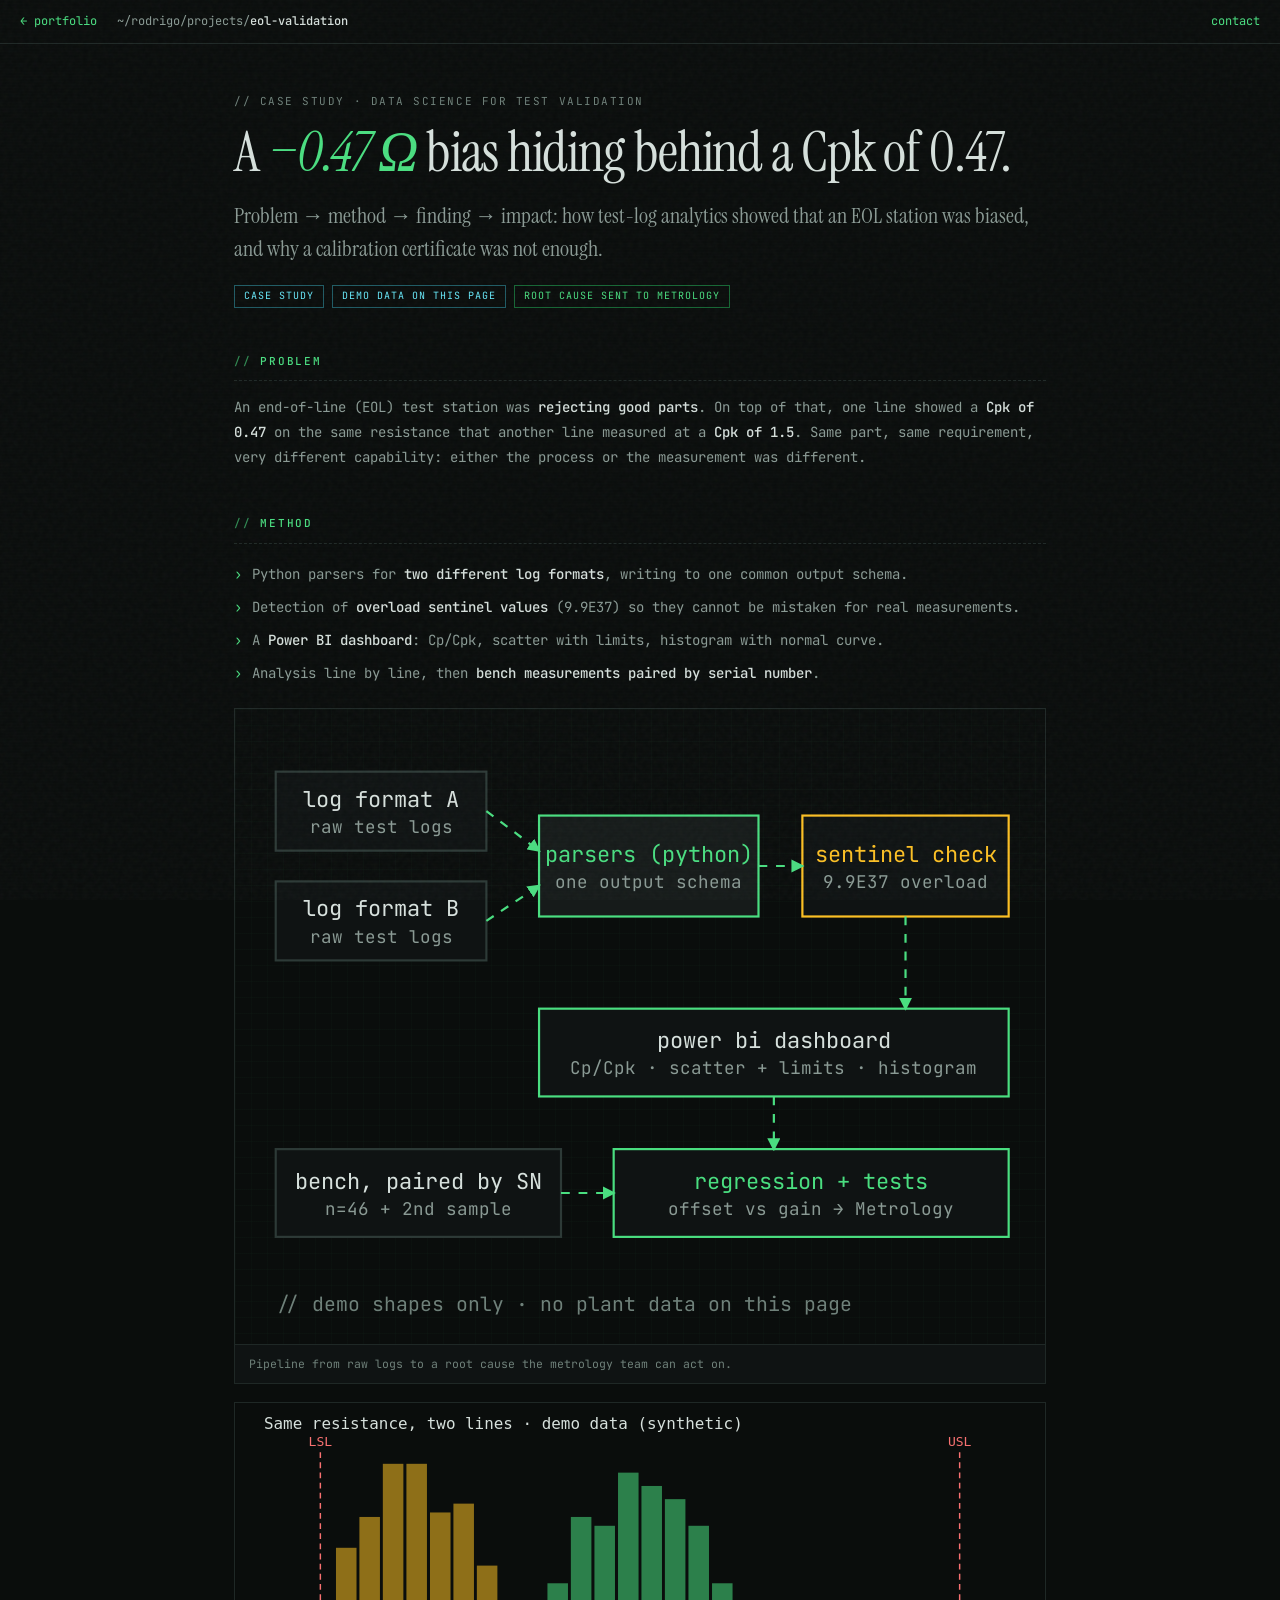
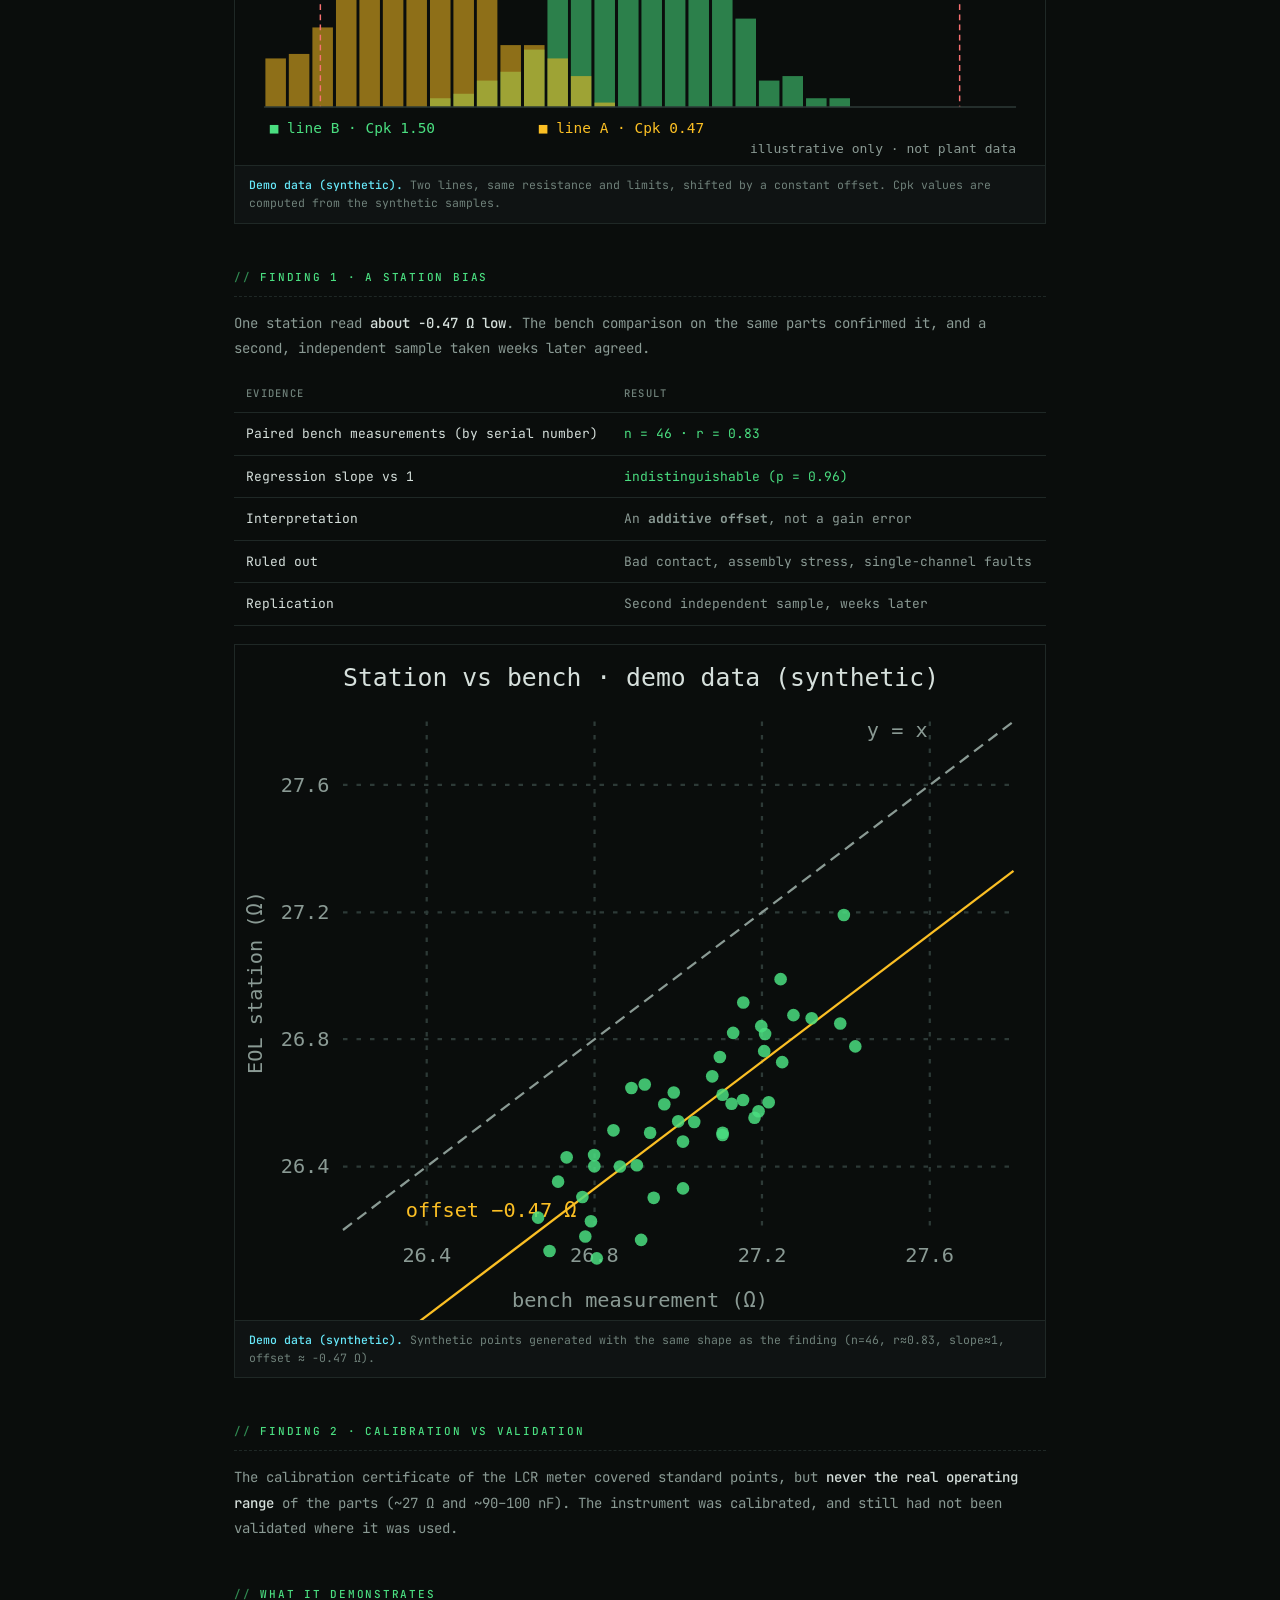
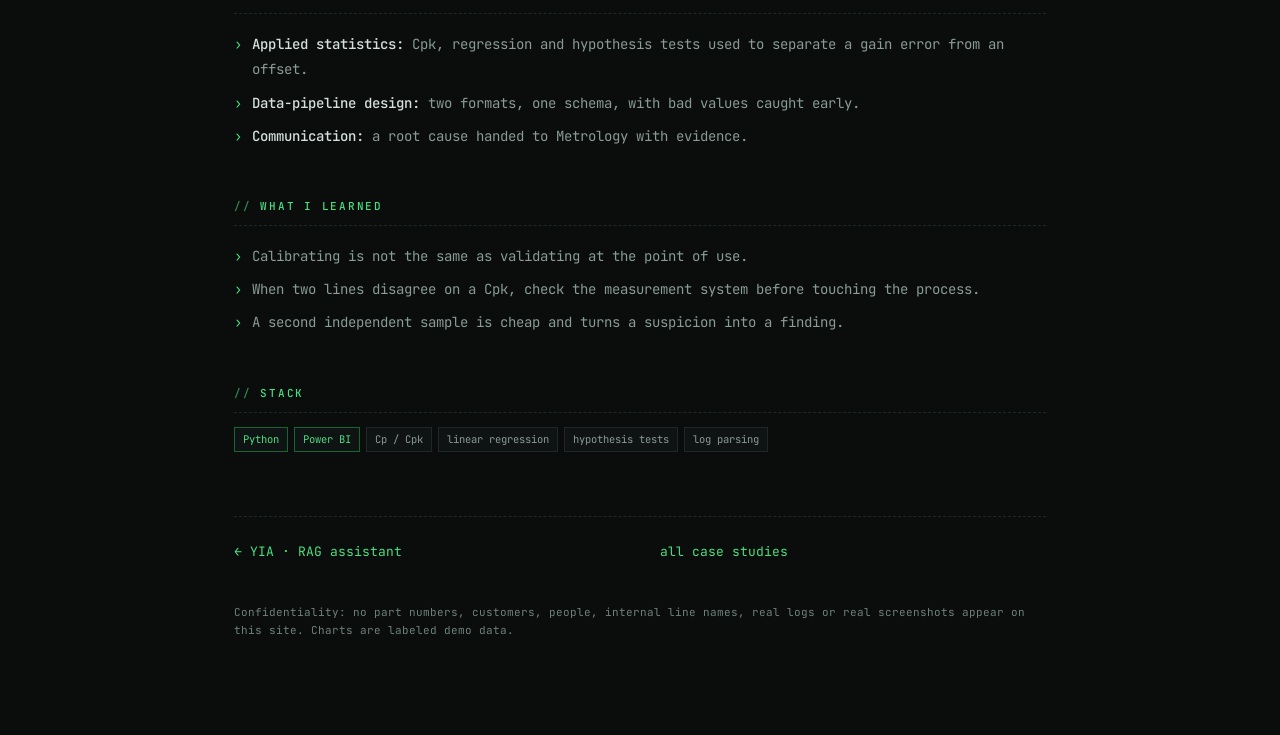
<file: projects/eol-validation.html>
<!DOCTYPE html>
<html lang="en">
<head>
<meta charset="UTF-8" />
<meta name="viewport" content="width=device-width, initial-scale=1.0" />
<title>EOL validation with test-log data science — Rodrigo Santana</title>
<meta name="description" content="Case study: log parsers, Cpk analysis and paired regression exposed a systematic -0.47 ohm bias at an end-of-line test station, and a calibration gap in the LCR meter." />
<link rel="preconnect" href="https://fonts.googleapis.com" />
<link rel="preconnect" href="https://fonts.gstatic.com" crossorigin />
<link href="https://fonts.googleapis.com/css2?family=JetBrains+Mono:ital,wght@0,300;0,400;0,500;0,600;0,700;0,800;1,400&family=Instrument+Serif:ital@0;1&display=swap" rel="stylesheet" />
<link rel="stylesheet" href="../assets/site.css" />
<link rel="stylesheet" href="../assets/extra.css" />
</head>
<body class="detail-page">
<a class="skip" href="#main">Skip to content</a>
<header class="dbar">
  <a href="../index.html#projects">← portfolio</a>
  <span class="path">~/rodrigo/projects/<b>eol-validation</b></span>
  <a class="spacer" href="../index.html#contact">contact</a>
</header>

<main class="detail" id="main">
  <div class="project-kicker">// case study · data science for test validation</div>
  <h1 class="detail-title">A <span class="accent">−0.47&nbsp;Ω</span> bias hiding behind a Cpk of 0.47.</h1>
  <p class="detail-lede">Problem → method → finding → impact: how test-log analytics showed that an EOL station was biased, and why a calibration certificate was not enough.</p>
  <div class="detail-badges"><span class="badge demo">case study</span><span class="badge demo">demo data on this page</span><span class="badge ok">root cause sent to Metrology</span></div>

  <section class="d-sec">
    <h2>problem</h2>
    <p>An end-of-line (EOL) test station was <strong>rejecting good parts</strong>. On top of that, one line showed a <strong>Cpk of 0.47</strong> on the same resistance that another line measured at a <strong>Cpk of 1.5</strong>. Same part, same requirement, very different capability: either the process or the measurement was different.</p>
  </section>

  <section class="d-sec">
    <h2>method</h2>
    <ul><li>Python parsers for <strong>two different log formats</strong>, writing to one common output schema.</li><li>Detection of <strong>overload sentinel values</strong> (9.9E37) so they cannot be mistaken for real measurements.</li><li>A <strong>Power BI dashboard</strong>: Cp/Cpk, scatter with limits, histogram with normal curve.</li><li>Analysis line by line, then <strong>bench measurements paired by serial number</strong>.</li></ul><figure class="d-fig"><div class="arch-svg-wrap"><svg viewBox="0 0 360 280" xmlns="http://www.w3.org/2000/svg" role="img" aria-label="EOL validation pipeline: two log formats parsed into one schema, sentinel values detected, Power BI dashboard, paired bench measurements and regression, root cause sent to Metrology"><defs><marker id="arrEd" viewBox="0 0 6 6" refX="5" refY="3" markerWidth="6" markerHeight="6" orient="auto"><path d="M0,0 L6,3 L0,6 z" fill="#4ade80"/></marker></defs><g><rect class="node-box" x="14" y="24" width="96" height="36" fill="#0f1313" stroke="#2d3a37"/><text class="node-label" x="62.0" y="40.0" text-anchor="middle" fill="#d6e0dc" font-family="JetBrains Mono" font-size="10">log format A</text><text x="62.0" y="52.0" text-anchor="middle" fill="#8a9a94" font-family="JetBrains Mono" font-size="8">raw test logs</text></g><g><rect class="node-box" x="14" y="74" width="96" height="36" fill="#0f1313" stroke="#2d3a37"/><text class="node-label" x="62.0" y="90.0" text-anchor="middle" fill="#d6e0dc" font-family="JetBrains Mono" font-size="10">log format B</text><text x="62.0" y="102.0" text-anchor="middle" fill="#8a9a94" font-family="JetBrains Mono" font-size="8">raw test logs</text></g><g><rect class="node-box" x="134" y="44" width="100" height="46" fill="#161b1a" stroke="#4ade80"/><text class="node-label" x="184.0" y="65.0" text-anchor="middle" fill="#4ade80" font-family="JetBrains Mono" font-size="10">parsers (python)</text><text x="184.0" y="77.0" text-anchor="middle" fill="#8a9a94" font-family="JetBrains Mono" font-size="8">one output schema</text></g><g><rect class="node-box" x="254" y="44" width="94" height="46" fill="#0f1313" stroke="#fbbf24"/><text class="node-label" x="301.0" y="65.0" text-anchor="middle" fill="#fbbf24" font-family="JetBrains Mono" font-size="10">sentinel check</text><text x="301.0" y="77.0" text-anchor="middle" fill="#8a9a94" font-family="JetBrains Mono" font-size="8">9.9E37 overload</text></g><g><rect class="node-box" x="134" y="132" width="214" height="40" fill="#0f1313" stroke="#4ade80"/><text class="node-label" x="241.0" y="150.0" text-anchor="middle" fill="#d6e0dc" font-family="JetBrains Mono" font-size="10">power bi dashboard</text><text x="241.0" y="162.0" text-anchor="middle" fill="#8a9a94" font-family="JetBrains Mono" font-size="8">Cp/Cpk · scatter + limits · histogram</text></g><g><rect class="node-box" x="14" y="196" width="130" height="40" fill="#0f1313" stroke="#2d3a37"/><text class="node-label" x="79.0" y="214.0" text-anchor="middle" fill="#d6e0dc" font-family="JetBrains Mono" font-size="10">bench, paired by SN</text><text x="79.0" y="226.0" text-anchor="middle" fill="#8a9a94" font-family="JetBrains Mono" font-size="8">n=46 + 2nd sample</text></g><g><rect class="node-box" x="168" y="196" width="180" height="40" fill="#0f1313" stroke="#4ade80"/><text class="node-label" x="258.0" y="214.0" text-anchor="middle" fill="#4ade80" font-family="JetBrains Mono" font-size="10">regression + tests</text><text x="258.0" y="226.0" text-anchor="middle" fill="#8a9a94" font-family="JetBrains Mono" font-size="8">offset vs gain → Metrology</text></g><path class="flow-path" d="M110,42 L134,60" stroke="#4ade80" stroke-width="1" fill="none" marker-end="url(#arrEd)"/><path class="flow-path" d="M110,92 L134,76" stroke="#4ade80" stroke-width="1" fill="none" marker-end="url(#arrEd)"/><path class="flow-path" d="M234,67 L254,67" stroke="#4ade80" stroke-width="1" fill="none" marker-end="url(#arrEd)"/><path class="flow-path" d="M301,90 L301,132" stroke="#4ade80" stroke-width="1" fill="none" marker-end="url(#arrEd)"/><path class="flow-path" d="M241,172 L241,196" stroke="#4ade80" stroke-width="1" fill="none" marker-end="url(#arrEd)"/><path class="flow-path" d="M144,216 L168,216" stroke="#4ade80" stroke-width="1" fill="none" marker-end="url(#arrEd)"/><text x="14" y="270" fill="#6f817a" font-family="JetBrains Mono" font-size="9">// demo shapes only · no plant data on this page</text></svg></div><figcaption>Pipeline from raw logs to a root cause the metrology team can act on.</figcaption></figure><figure class="d-fig"><img src="../assets/demo-eol-cpk.svg" alt="Demo histograms of two lines measuring the same resistance, one with Cpk about 0.47 and one about 1.5" loading="lazy" /><figcaption><b>Demo data (synthetic).</b> Two lines, same resistance and limits, shifted by a constant offset. Cpk values are computed from the synthetic samples.</figcaption></figure>
  </section>

  <section class="d-sec">
    <h2>finding 1 · a station bias</h2>
    <p>One station read <strong>about −0.47 Ω low</strong>. The bench comparison on the same parts confirmed it, and a second, independent sample taken weeks later agreed.</p>
    <table class="d-table"><thead><tr><th>Evidence</th><th>Result</th></tr></thead><tbody>
      <tr><td>Paired bench measurements (by serial number)</td><td class="num">n = 46 · r = 0.83</td></tr>
      <tr><td>Regression slope vs 1</td><td class="num">indistinguishable (p = 0.96)</td></tr>
      <tr><td>Interpretation</td><td>An <strong>additive offset</strong>, not a gain error</td></tr>
      <tr><td>Ruled out</td><td>Bad contact, assembly stress, single-channel faults</td></tr>
      <tr><td>Replication</td><td>Second independent sample, weeks later</td></tr>
    </tbody></table><figure class="d-fig"><img src="../assets/demo-eol-scatter.svg" alt="Demo scatter of station readings against bench readings showing a constant offset below the identity line" loading="lazy" /><figcaption><b>Demo data (synthetic).</b> Synthetic points generated with the same shape as the finding (n=46, r≈0.83, slope≈1, offset ≈ −0.47 Ω).</figcaption></figure>
  </section>

  <section class="d-sec">
    <h2>finding 2 · calibration vs validation</h2>
    <p>The calibration certificate of the LCR meter covered standard points, but <strong>never the real operating range</strong> of the parts (~27 Ω and ~90–100 nF). The instrument was calibrated, and still had not been validated where it was used.</p>
  </section>

  <section class="d-sec">
    <h2>what it demonstrates</h2>
    <ul><li><strong>Applied statistics:</strong> Cpk, regression and hypothesis tests used to separate a gain error from an offset.</li><li><strong>Data-pipeline design:</strong> two formats, one schema, with bad values caught early.</li><li><strong>Communication:</strong> a root cause handed to Metrology with evidence.</li></ul>
    <!-- TODO(rodrigo): add measured impact (false-reject rate before/after, scrap avoided, time saved) if you have validated numbers. -->
  </section>

  <section class="d-sec">
    <h2>what I learned</h2>
    <ul><li>Calibrating is not the same as validating at the point of use.</li><li>When two lines disagree on a Cpk, check the measurement system before touching the process.</li><li>A second independent sample is cheap and turns a suspicion into a finding.</li></ul>
  </section>

  <section class="d-sec">
    <h2>stack</h2>
    <div class="ps-tags" style="margin-top:6px;"><span class="ps-tag hl">Python</span><span class="ps-tag hl">Power BI</span><span class="ps-tag">Cp / Cpk</span><span class="ps-tag">linear regression</span><span class="ps-tag">hypothesis tests</span><span class="ps-tag">log parsing</span></div>
  </section>

  <nav class="d-nav" aria-label="Other case studies">
    <a href="yia.html">← YIA · RAG assistant</a>
    <a href="../index.html#projects">all case studies</a>
    <span></span>
  </nav>
  <p class="detail-foot">Confidentiality: no part numbers, customers, people, internal line names, real logs or real screenshots appear on this site. Charts are labeled demo data.</p>
</main>
</body>
</html>
</file>
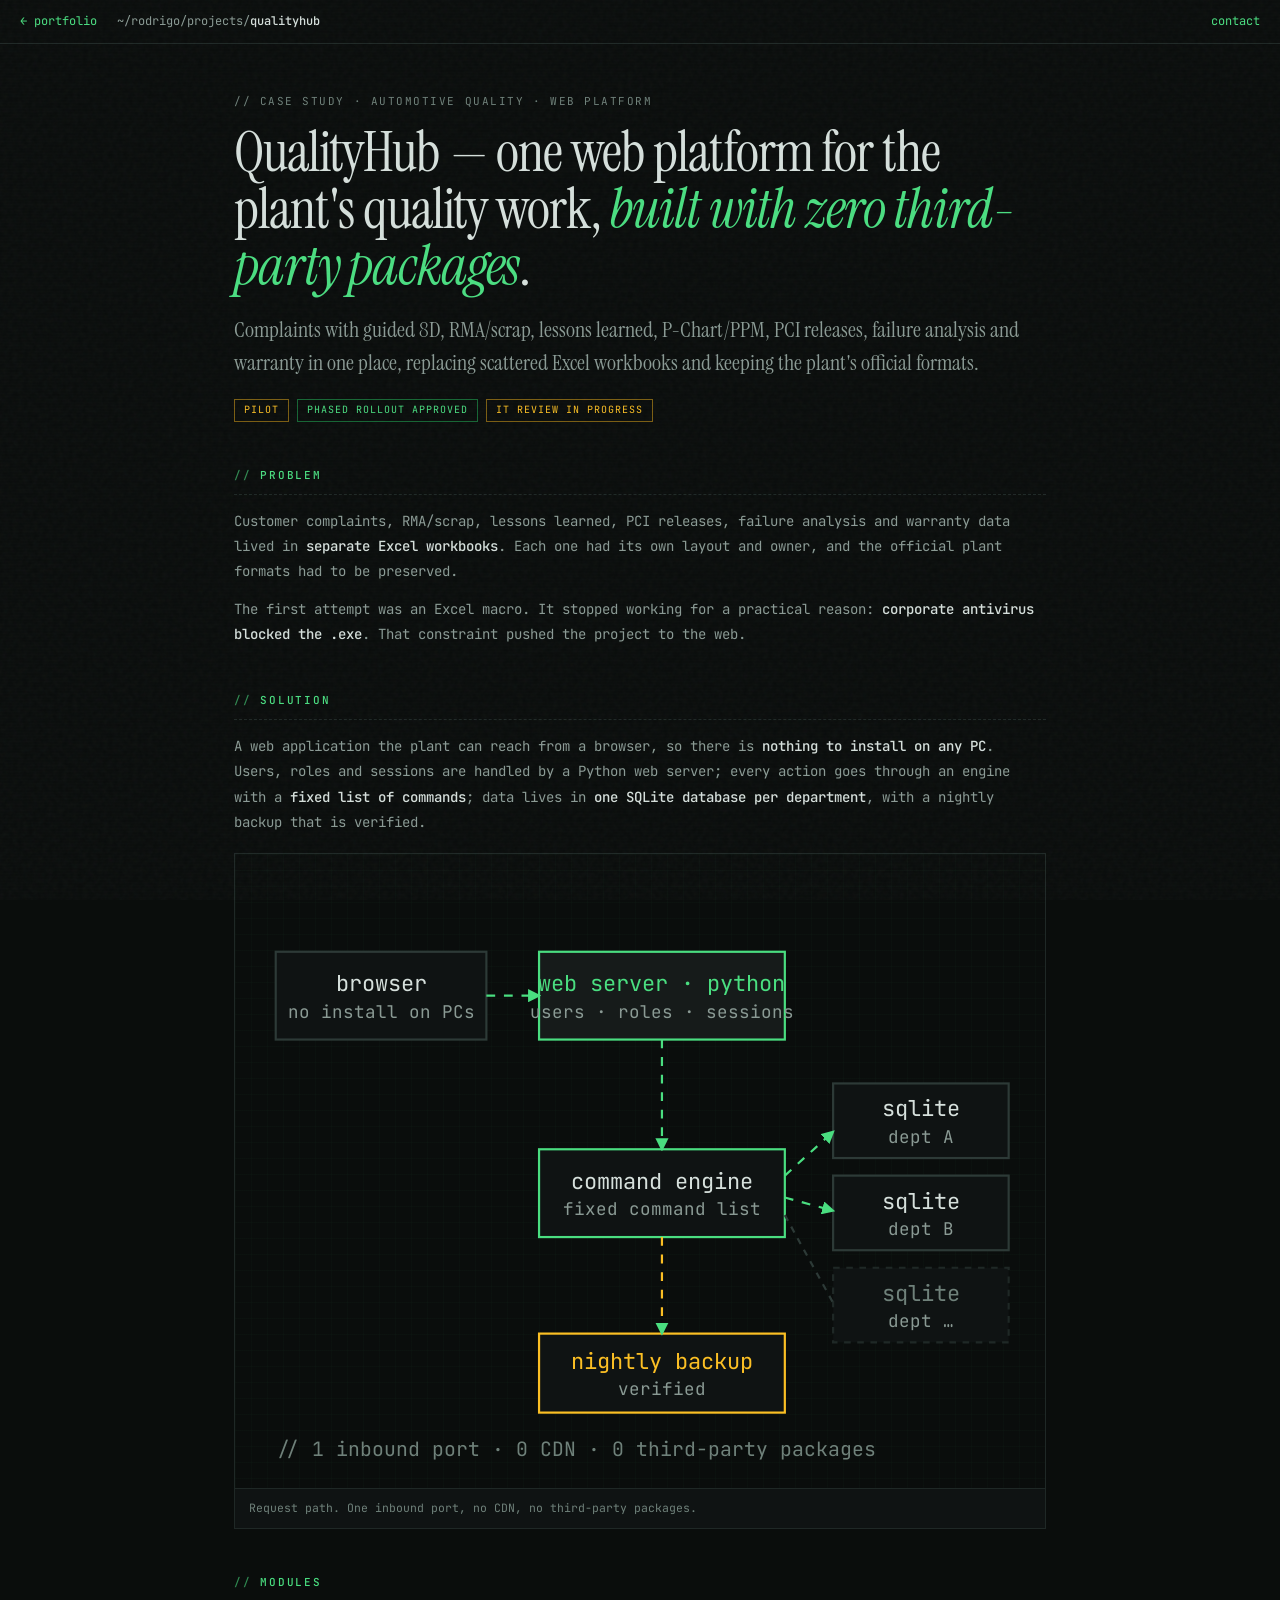
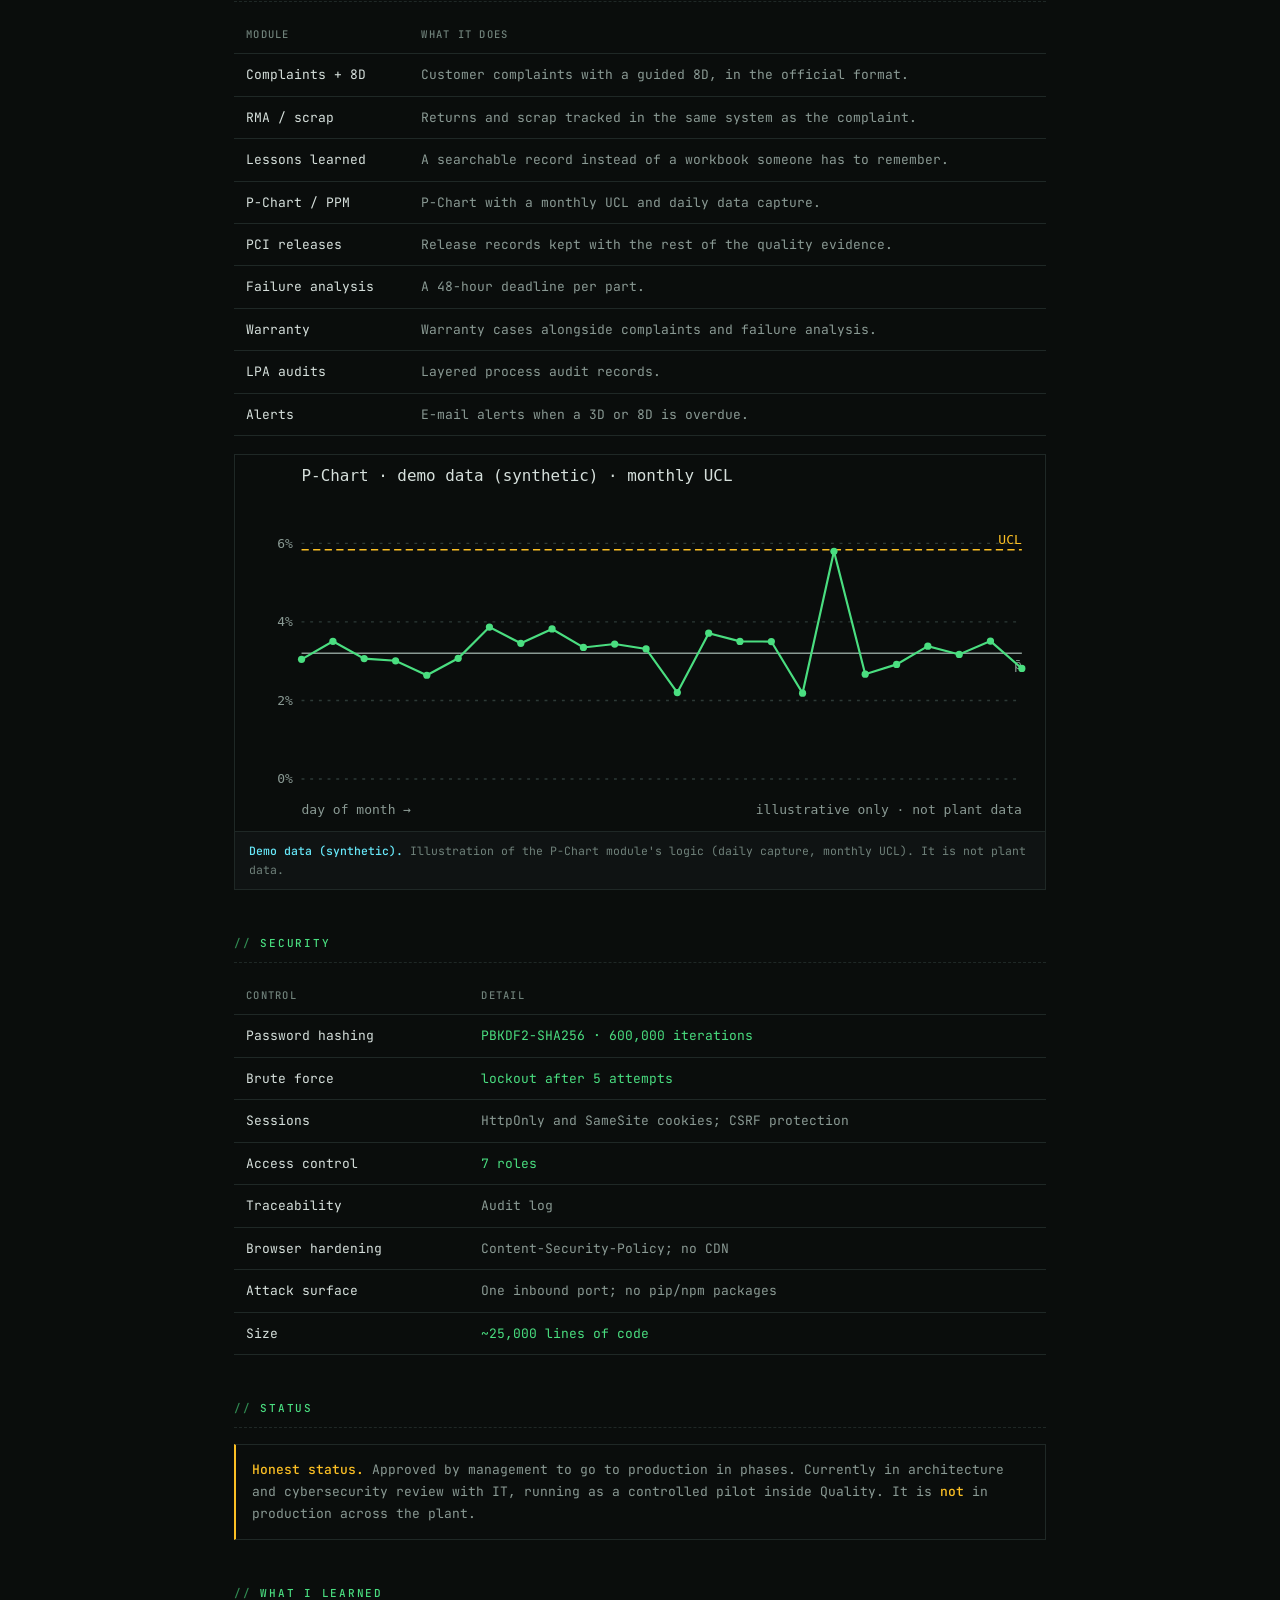
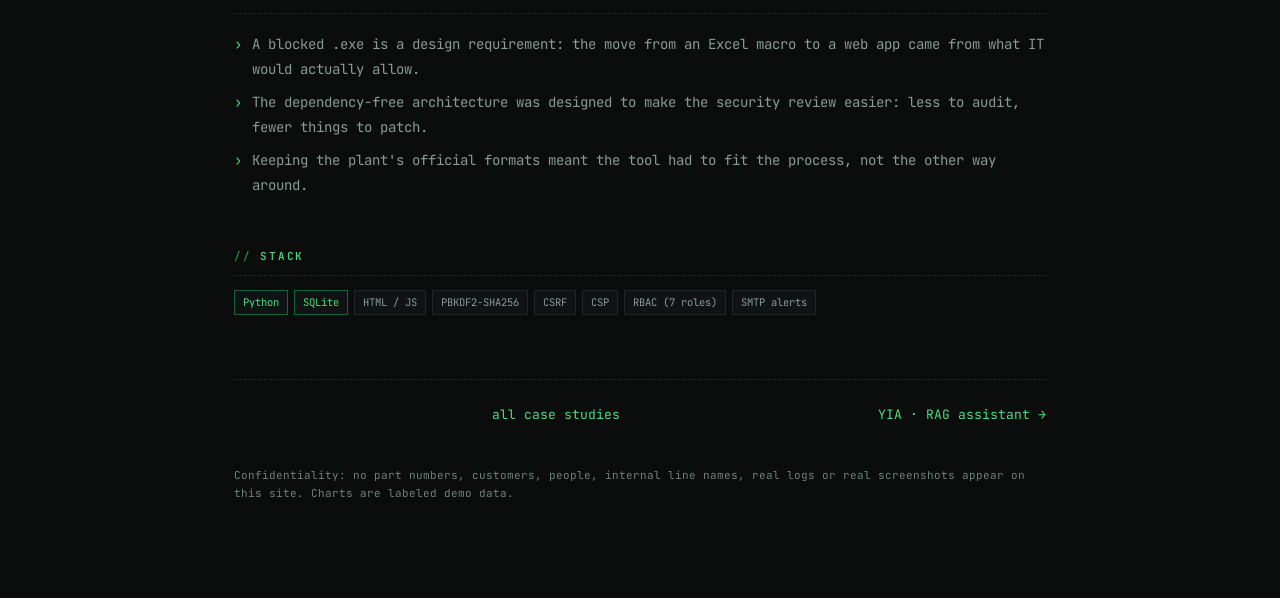
<file: projects/qualityhub.html>
<!DOCTYPE html>
<html lang="en">
<head>
<meta charset="UTF-8" />
<meta name="viewport" content="width=device-width, initial-scale=1.0" />
<title>QualityHub — Rodrigo Santana</title>
<meta name="description" content="QualityHub: a web quality platform for an automotive plant, built in Python with zero third-party packages. Pilot, in IT security review." />
<link rel="preconnect" href="https://fonts.googleapis.com" />
<link rel="preconnect" href="https://fonts.gstatic.com" crossorigin />
<link href="https://fonts.googleapis.com/css2?family=JetBrains+Mono:ital,wght@0,300;0,400;0,500;0,600;0,700;0,800;1,400&family=Instrument+Serif:ital@0;1&display=swap" rel="stylesheet" />
<link rel="stylesheet" href="../assets/site.css" />
<link rel="stylesheet" href="../assets/extra.css" />
</head>
<body class="detail-page">
<a class="skip" href="#main">Skip to content</a>
<header class="dbar">
  <a href="../index.html#projects">← portfolio</a>
  <span class="path">~/rodrigo/projects/<b>qualityhub</b></span>
  <a class="spacer" href="../index.html#contact">contact</a>
</header>

<main class="detail" id="main">
  <div class="project-kicker">// case study · automotive quality · web platform</div>
  <h1 class="detail-title">QualityHub — one web platform for the plant's quality work, <span class="accent">built with zero third-party packages</span>.</h1>
  <p class="detail-lede">Complaints with guided 8D, RMA/scrap, lessons learned, P-Chart/PPM, PCI releases, failure analysis and warranty in one place, replacing scattered Excel workbooks and keeping the plant's official formats.</p>
  <div class="detail-badges"><span class="badge warn">pilot</span><span class="badge ok">phased rollout approved</span><span class="badge warn">IT review in progress</span></div>

  <section class="d-sec">
    <h2>problem</h2>
    <p>Customer complaints, RMA/scrap, lessons learned, PCI releases, failure analysis and warranty data lived in <strong>separate Excel workbooks</strong>. Each one had its own layout and owner, and the official plant formats had to be preserved.</p><p>The first attempt was an Excel macro. It stopped working for a practical reason: <strong>corporate antivirus blocked the .exe</strong>. That constraint pushed the project to the web.</p>
  </section>

  <section class="d-sec">
    <h2>solution</h2>
    <p>A web application the plant can reach from a browser, so there is <strong>nothing to install on any PC</strong>. Users, roles and sessions are handled by a Python web server; every action goes through an engine with a <strong>fixed list of commands</strong>; data lives in <strong>one SQLite database per department</strong>, with a nightly backup that is verified.</p><figure class="d-fig"><div class="arch-svg-wrap"><svg viewBox="0 0 360 280" xmlns="http://www.w3.org/2000/svg" role="img" aria-label="QualityHub architecture: browser to Python web server to a fixed-command engine to one SQLite database per department, with a verified nightly backup"><defs><marker id="arrQd" viewBox="0 0 6 6" refX="5" refY="3" markerWidth="6" markerHeight="6" orient="auto"><path d="M0,0 L6,3 L0,6 z" fill="#4ade80"/></marker></defs><g><rect class="node-box" x="14" y="40" width="96" height="40" fill="#0f1313" stroke="#2d3a37"/><text class="node-label" x="62.0" y="58.0" text-anchor="middle" fill="#d6e0dc" font-family="JetBrains Mono" font-size="10">browser</text><text x="62.0" y="70.0" text-anchor="middle" fill="#8a9a94" font-family="JetBrains Mono" font-size="8">no install on PCs</text></g><g><rect class="node-box" x="134" y="40" width="112" height="40" fill="#161b1a" stroke="#4ade80"/><text class="node-label" x="190.0" y="58.0" text-anchor="middle" fill="#4ade80" font-family="JetBrains Mono" font-size="10">web server · python</text><text x="190.0" y="70.0" text-anchor="middle" fill="#8a9a94" font-family="JetBrains Mono" font-size="8">users · roles · sessions</text></g><g><rect class="node-box" x="134" y="130" width="112" height="40" fill="#0f1313" stroke="#4ade80"/><text class="node-label" x="190.0" y="148.0" text-anchor="middle" fill="#d6e0dc" font-family="JetBrains Mono" font-size="10">command engine</text><text x="190.0" y="160.0" text-anchor="middle" fill="#8a9a94" font-family="JetBrains Mono" font-size="8">fixed command list</text></g><g><rect class="node-box" x="268" y="100" width="80" height="34" fill="#0f1313" stroke="#2d3a37"/><text class="node-label" x="308.0" y="115.0" text-anchor="middle" fill="#d6e0dc" font-family="JetBrains Mono" font-size="10">sqlite</text><text x="308.0" y="127.0" text-anchor="middle" fill="#8a9a94" font-family="JetBrains Mono" font-size="8">dept A</text></g><g><rect class="node-box" x="268" y="142" width="80" height="34" fill="#0f1313" stroke="#2d3a37"/><text class="node-label" x="308.0" y="157.0" text-anchor="middle" fill="#d6e0dc" font-family="JetBrains Mono" font-size="10">sqlite</text><text x="308.0" y="169.0" text-anchor="middle" fill="#8a9a94" font-family="JetBrains Mono" font-size="8">dept B</text></g><g><rect class="node-box" x="268" y="184" width="80" height="34" fill="#0f1313" stroke="#1f2826" stroke-dasharray="3 3"/><text class="node-label" x="308.0" y="199.0" text-anchor="middle" fill="#6f817a" font-family="JetBrains Mono" font-size="10">sqlite</text><text x="308.0" y="211.0" text-anchor="middle" fill="#8a9a94" font-family="JetBrains Mono" font-size="8">dept …</text></g><g><rect class="node-box" x="134" y="214" width="112" height="36" fill="#0f1313" stroke="#fbbf24"/><text class="node-label" x="190.0" y="230.0" text-anchor="middle" fill="#fbbf24" font-family="JetBrains Mono" font-size="10">nightly backup</text><text x="190.0" y="242.0" text-anchor="middle" fill="#8a9a94" font-family="JetBrains Mono" font-size="8">verified</text></g><path class="flow-path" d="M110,60 L134,60" stroke="#4ade80" stroke-width="1" fill="none" marker-end="url(#arrQd)"/><path class="flow-path" d="M190,80 L190,130" stroke="#4ade80" stroke-width="1" fill="none" marker-end="url(#arrQd)"/><path class="flow-path" d="M246,142 L268,122" stroke="#4ade80" stroke-width="1" fill="none" marker-end="url(#arrQd)"/><path class="flow-path" d="M246,152 L268,158" stroke="#4ade80" stroke-width="1" fill="none" marker-end="url(#arrQd)"/><path d="M246,160 L268,200" stroke="#2d3a37" stroke-width="1" fill="none" stroke-dasharray="3 3"/><path class="flow-path" d="M190,170 L190,214" stroke="#fbbf24" stroke-width="1" fill="none" marker-end="url(#arrQd)"/><text x="14" y="270" fill="#6f817a" font-family="JetBrains Mono" font-size="9">// 1 inbound port · 0 CDN · 0 third-party packages</text></svg></div><figcaption>Request path. One inbound port, no CDN, no third-party packages.</figcaption></figure>
  </section>

  <section class="d-sec">
    <h2>modules</h2>
    <table class="d-table"><thead><tr><th>Module</th><th>What it does</th></tr></thead><tbody>
      <tr><td>Complaints + 8D</td><td>Customer complaints with a guided 8D, in the official format.</td></tr>
      <tr><td>RMA / scrap</td><td>Returns and scrap tracked in the same system as the complaint.</td></tr>
      <tr><td>Lessons learned</td><td>A searchable record instead of a workbook someone has to remember.</td></tr>
      <tr><td>P-Chart / PPM</td><td>P-Chart with a monthly UCL and daily data capture.</td></tr>
      <tr><td>PCI releases</td><td>Release records kept with the rest of the quality evidence.</td></tr>
      <tr><td>Failure analysis</td><td>A 48-hour deadline per part.</td></tr>
      <tr><td>Warranty</td><td>Warranty cases alongside complaints and failure analysis.</td></tr>
      <tr><td>LPA audits</td><td>Layered process audit records.</td></tr>
      <tr><td>Alerts</td><td>E-mail alerts when a 3D or 8D is overdue.</td></tr>
    </tbody></table><figure class="d-fig"><img src="../assets/demo-pchart.svg" alt="Demo P-Chart with one point above the upper control limit" loading="lazy" /><figcaption><b>Demo data (synthetic).</b> Illustration of the P-Chart module's logic (daily capture, monthly UCL). It is not plant data.</figcaption></figure>
  </section>

  <section class="d-sec">
    <h2>security</h2>
    <table class="d-table"><thead><tr><th>Control</th><th>Detail</th></tr></thead><tbody>
      <tr><td>Password hashing</td><td class="num">PBKDF2-SHA256 · 600,000 iterations</td></tr>
      <tr><td>Brute force</td><td class="num">lockout after 5 attempts</td></tr>
      <tr><td>Sessions</td><td>HttpOnly and SameSite cookies; CSRF protection</td></tr>
      <tr><td>Access control</td><td class="num">7 roles</td></tr>
      <tr><td>Traceability</td><td>Audit log</td></tr>
      <tr><td>Browser hardening</td><td>Content-Security-Policy; no CDN</td></tr>
      <tr><td>Attack surface</td><td>One inbound port; no pip/npm packages</td></tr>
      <tr><td>Size</td><td class="num">~25,000 lines of code</td></tr>
    </tbody></table>
  </section>

  <section class="d-sec">
    <h2>status</h2>
    <div class="d-callout"><strong>Honest status.</strong> Approved by management to go to production in phases. Currently in architecture and cybersecurity review with IT, running as a controlled pilot inside Quality. It is <strong>not</strong> in production across the plant.</div>
    <!-- TODO(rodrigo): add measurable impact (hours saved, 8D closure time, number of users, records migrated) once you have validated numbers. -->
  </section>

  <section class="d-sec">
    <h2>what I learned</h2>
    <ul><li>A blocked .exe is a design requirement: the move from an Excel macro to a web app came from what IT would actually allow.</li><li>The dependency-free architecture was designed to make the security review easier: less to audit, fewer things to patch.</li><li>Keeping the plant's official formats meant the tool had to fit the process, not the other way around.</li></ul>
  </section>

  <section class="d-sec">
    <h2>stack</h2>
    <div class="ps-tags" style="margin-top:6px;"><span class="ps-tag hl">Python</span><span class="ps-tag hl">SQLite</span><span class="ps-tag">HTML / JS</span><span class="ps-tag">PBKDF2-SHA256</span><span class="ps-tag">CSRF</span><span class="ps-tag">CSP</span><span class="ps-tag">RBAC (7 roles)</span><span class="ps-tag">SMTP alerts</span></div>
  </section>

  <nav class="d-nav" aria-label="Other case studies">
    <span></span>
    <a href="../index.html#projects">all case studies</a>
    <a href="yia.html">YIA · RAG assistant →</a>
  </nav>
  <p class="detail-foot">Confidentiality: no part numbers, customers, people, internal line names, real logs or real screenshots appear on this site. Charts are labeled demo data.</p>
</main>
</body>
</html>
</file>
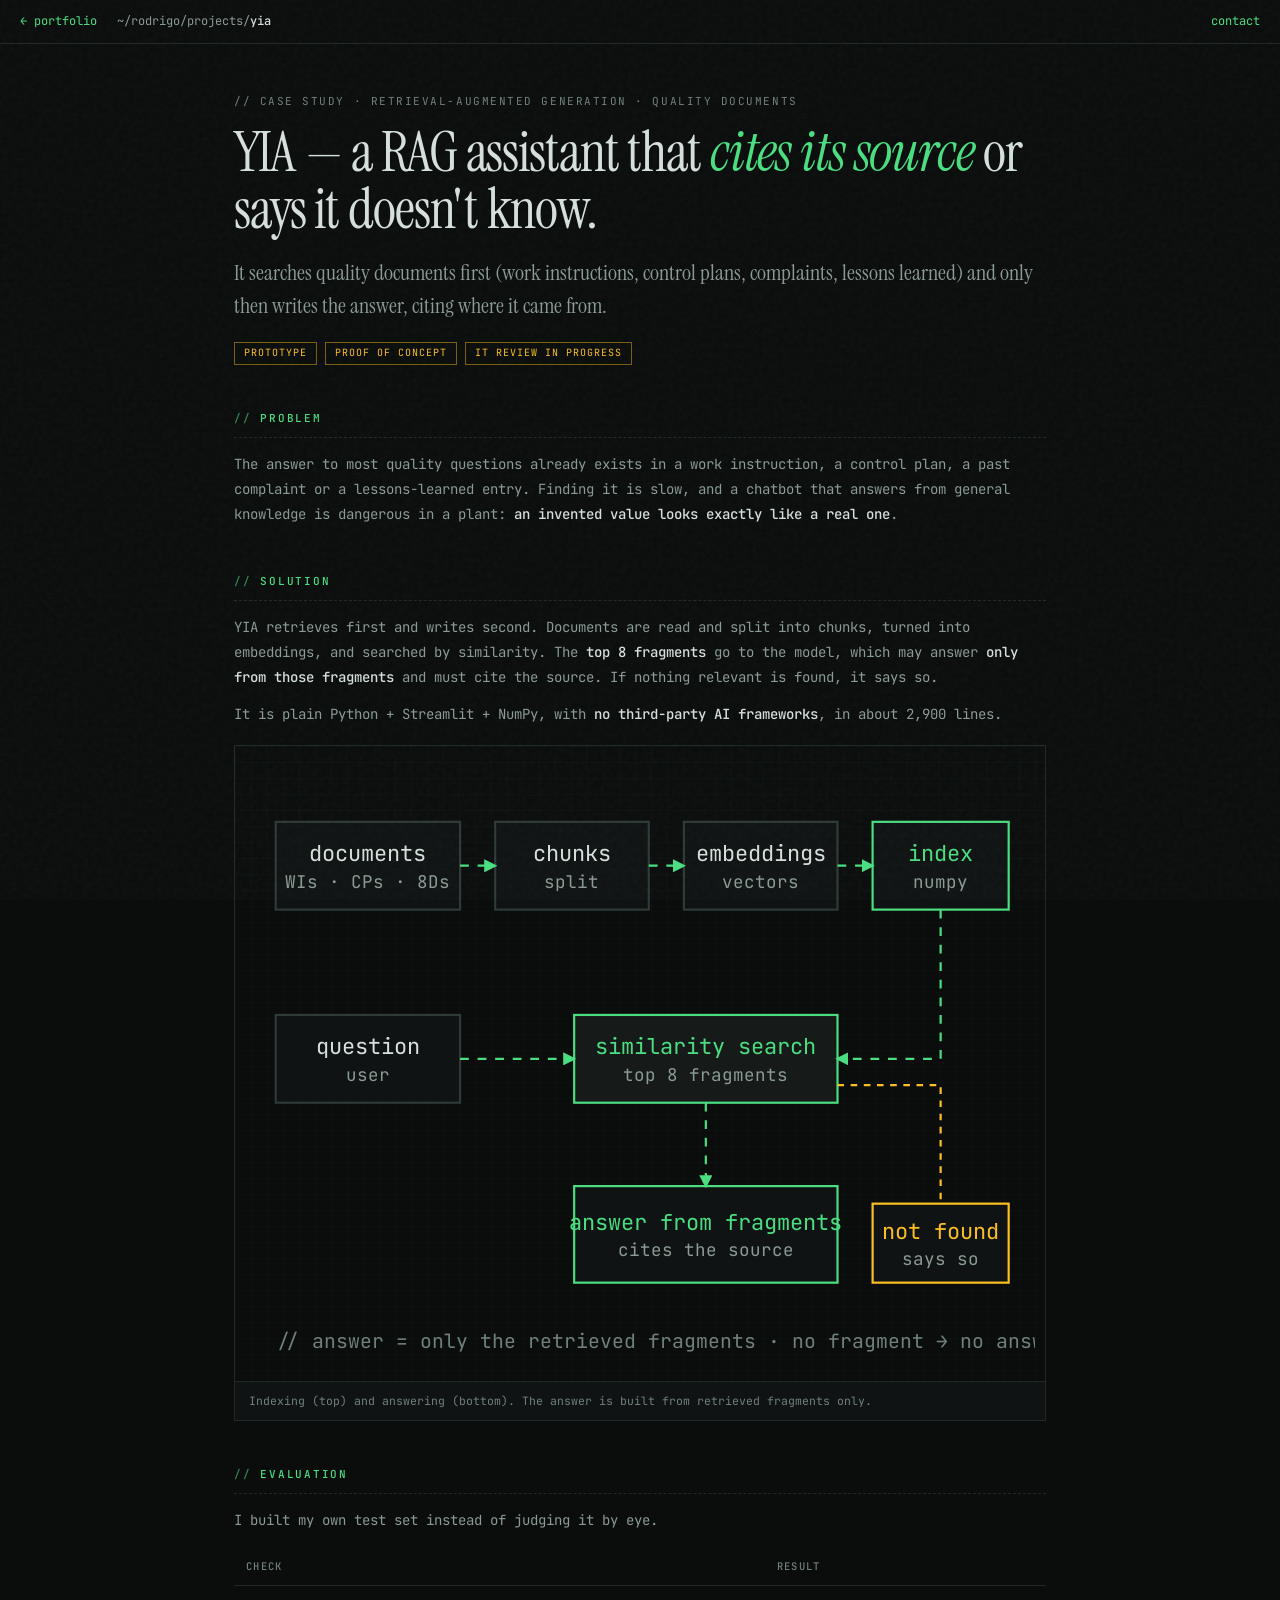
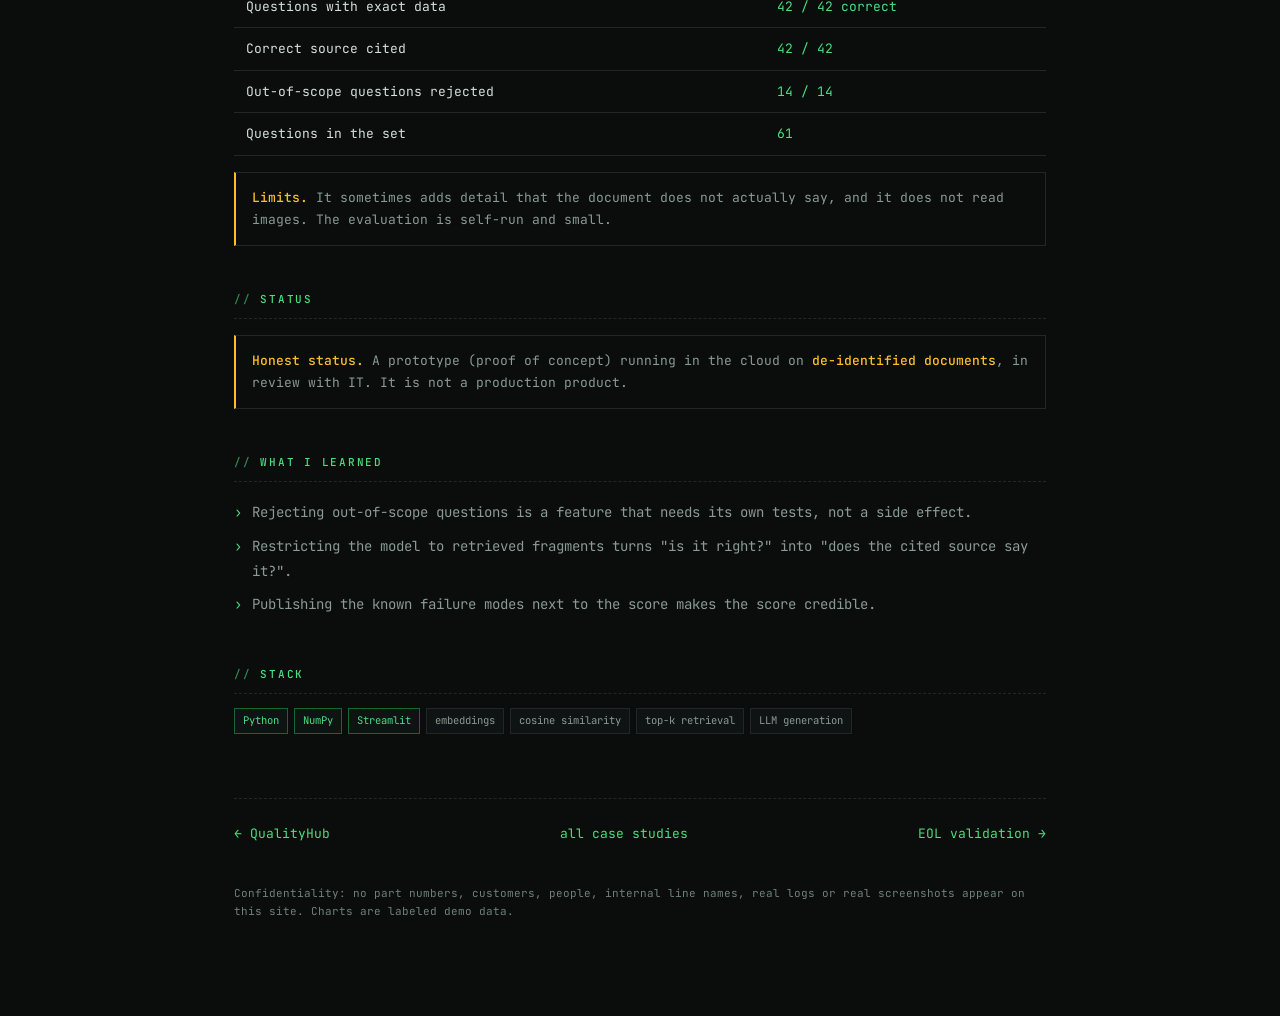
<file: projects/yia.html>
<!DOCTYPE html>
<html lang="en">
<head>
<meta charset="UTF-8" />
<meta name="viewport" content="width=device-width, initial-scale=1.0" />
<title>YIA — RAG quality assistant — Rodrigo Santana</title>
<meta name="description" content="YIA: a retrieval-augmented assistant for quality documents that cites its source or says it does not know. Prototype in Python, Streamlit and NumPy, no AI frameworks." />
<link rel="preconnect" href="https://fonts.googleapis.com" />
<link rel="preconnect" href="https://fonts.gstatic.com" crossorigin />
<link href="https://fonts.googleapis.com/css2?family=JetBrains+Mono:ital,wght@0,300;0,400;0,500;0,600;0,700;0,800;1,400&family=Instrument+Serif:ital@0;1&display=swap" rel="stylesheet" />
<link rel="stylesheet" href="../assets/site.css" />
<link rel="stylesheet" href="../assets/extra.css" />
</head>
<body class="detail-page">
<a class="skip" href="#main">Skip to content</a>
<header class="dbar">
  <a href="../index.html#projects">← portfolio</a>
  <span class="path">~/rodrigo/projects/<b>yia</b></span>
  <a class="spacer" href="../index.html#contact">contact</a>
</header>

<main class="detail" id="main">
  <div class="project-kicker">// case study · retrieval-augmented generation · quality documents</div>
  <h1 class="detail-title">YIA — a RAG assistant that <span class="accent">cites its source</span> or says it doesn't know.</h1>
  <p class="detail-lede">It searches quality documents first (work instructions, control plans, complaints, lessons learned) and only then writes the answer, citing where it came from.</p>
  <div class="detail-badges"><span class="badge warn">prototype</span><span class="badge warn">proof of concept</span><span class="badge warn">IT review in progress</span></div>

  <section class="d-sec">
    <h2>problem</h2>
    <p>The answer to most quality questions already exists in a work instruction, a control plan, a past complaint or a lessons-learned entry. Finding it is slow, and a chatbot that answers from general knowledge is dangerous in a plant: <strong>an invented value looks exactly like a real one</strong>.</p>
  </section>

  <section class="d-sec">
    <h2>solution</h2>
    <p>YIA retrieves first and writes second. Documents are read and split into chunks, turned into embeddings, and searched by similarity. The <strong>top 8 fragments</strong> go to the model, which may answer <strong>only from those fragments</strong> and must cite the source. If nothing relevant is found, it says so.</p><p>It is plain Python + Streamlit + NumPy, with <strong>no third-party AI frameworks</strong>, in about 2,900 lines.</p><figure class="d-fig"><div class="arch-svg-wrap"><svg viewBox="0 0 360 280" xmlns="http://www.w3.org/2000/svg" role="img" aria-label="YIA RAG pipeline: documents are chunked, embedded and indexed; a question retrieves the top 8 fragments and the answer is written only from them with the source cited, otherwise it says nothing was found"><defs><marker id="arrYd" viewBox="0 0 6 6" refX="5" refY="3" markerWidth="6" markerHeight="6" orient="auto"><path d="M0,0 L6,3 L0,6 z" fill="#4ade80"/></marker></defs><g><rect class="node-box" x="14" y="30" width="84" height="40" fill="#0f1313" stroke="#2d3a37"/><text class="node-label" x="56.0" y="48.0" text-anchor="middle" fill="#d6e0dc" font-family="JetBrains Mono" font-size="10">documents</text><text x="56.0" y="60.0" text-anchor="middle" fill="#8a9a94" font-family="JetBrains Mono" font-size="8">WIs · CPs · 8Ds</text></g><g><rect class="node-box" x="114" y="30" width="70" height="40" fill="#0f1313" stroke="#2d3a37"/><text class="node-label" x="149.0" y="48.0" text-anchor="middle" fill="#d6e0dc" font-family="JetBrains Mono" font-size="10">chunks</text><text x="149.0" y="60.0" text-anchor="middle" fill="#8a9a94" font-family="JetBrains Mono" font-size="8">split</text></g><g><rect class="node-box" x="200" y="30" width="70" height="40" fill="#0f1313" stroke="#2d3a37"/><text class="node-label" x="235.0" y="48.0" text-anchor="middle" fill="#d6e0dc" font-family="JetBrains Mono" font-size="10">embeddings</text><text x="235.0" y="60.0" text-anchor="middle" fill="#8a9a94" font-family="JetBrains Mono" font-size="8">vectors</text></g><g><rect class="node-box" x="286" y="30" width="62" height="40" fill="#0f1313" stroke="#4ade80"/><text class="node-label" x="317.0" y="48.0" text-anchor="middle" fill="#4ade80" font-family="JetBrains Mono" font-size="10">index</text><text x="317.0" y="60.0" text-anchor="middle" fill="#8a9a94" font-family="JetBrains Mono" font-size="8">numpy</text></g><g><rect class="node-box" x="14" y="118" width="84" height="40" fill="#0f1313" stroke="#2d3a37"/><text class="node-label" x="56.0" y="136.0" text-anchor="middle" fill="#d6e0dc" font-family="JetBrains Mono" font-size="10">question</text><text x="56.0" y="148.0" text-anchor="middle" fill="#8a9a94" font-family="JetBrains Mono" font-size="8">user</text></g><g><rect class="node-box" x="150" y="118" width="120" height="40" fill="#161b1a" stroke="#4ade80"/><text class="node-label" x="210.0" y="136.0" text-anchor="middle" fill="#4ade80" font-family="JetBrains Mono" font-size="10">similarity search</text><text x="210.0" y="148.0" text-anchor="middle" fill="#8a9a94" font-family="JetBrains Mono" font-size="8">top 8 fragments</text></g><g><rect class="node-box" x="150" y="196" width="120" height="44" fill="#0f1313" stroke="#4ade80"/><text class="node-label" x="210.0" y="216.0" text-anchor="middle" fill="#4ade80" font-family="JetBrains Mono" font-size="10">answer from fragments</text><text x="210.0" y="228.0" text-anchor="middle" fill="#8a9a94" font-family="JetBrains Mono" font-size="8">cites the source</text></g><g><rect class="node-box" x="286" y="204" width="62" height="36" fill="#0f1313" stroke="#fbbf24"/><text class="node-label" x="317.0" y="220.0" text-anchor="middle" fill="#fbbf24" font-family="JetBrains Mono" font-size="10">not found</text><text x="317.0" y="232.0" text-anchor="middle" fill="#8a9a94" font-family="JetBrains Mono" font-size="8">says so</text></g><path class="flow-path" d="M98,50 L114,50" stroke="#4ade80" stroke-width="1" fill="none" marker-end="url(#arrYd)"/><path class="flow-path" d="M184,50 L200,50" stroke="#4ade80" stroke-width="1" fill="none" marker-end="url(#arrYd)"/><path class="flow-path" d="M270,50 L286,50" stroke="#4ade80" stroke-width="1" fill="none" marker-end="url(#arrYd)"/><path class="flow-path" d="M317,70 L317,138 L270,138" stroke="#4ade80" stroke-width="1" fill="none" marker-end="url(#arrYd)"/><path class="flow-path" d="M98,138 L150,138" stroke="#4ade80" stroke-width="1" fill="none" marker-end="url(#arrYd)"/><path class="flow-path" d="M210,158 L210,196" stroke="#4ade80" stroke-width="1" fill="none" marker-end="url(#arrYd)"/><path d="M270,150 L317,150 L317,204" stroke="#fbbf24" stroke-width="1" fill="none" stroke-dasharray="3 3"/><text x="14" y="270" fill="#6f817a" font-family="JetBrains Mono" font-size="9">// answer = only the retrieved fragments · no fragment → no answer</text></svg></div><figcaption>Indexing (top) and answering (bottom). The answer is built from retrieved fragments only.</figcaption></figure>
  </section>

  <section class="d-sec">
    <h2>evaluation</h2>
    <p>I built my own test set instead of judging it by eye.</p><table class="d-table"><thead><tr><th>Check</th><th>Result</th></tr></thead><tbody>
      <tr><td>Questions with exact data</td><td class="num">42 / 42 correct</td></tr>
      <tr><td>Correct source cited</td><td class="num">42 / 42</td></tr>
      <tr><td>Out-of-scope questions rejected</td><td class="num">14 / 14</td></tr>
      <tr><td>Questions in the set</td><td class="num">61</td></tr>
    </tbody></table>
    <!-- TODO(rodrigo): 42 + 14 = 56, not 61. Confirm what the other 5 questions are and whether they belong in the table. -->
    <div class="d-callout"><strong>Limits.</strong> It sometimes adds detail that the document does not actually say, and it does not read images. The evaluation is self-run and small.</div>
  </section>

  <section class="d-sec">
    <h2>status</h2>
    <div class="d-callout"><strong>Honest status.</strong> A prototype (proof of concept) running in the cloud on <strong>de-identified documents</strong>, in review with IT. It is not a production product.</div>
  </section>

  <section class="d-sec">
    <h2>what I learned</h2>
    <ul><li>Rejecting out-of-scope questions is a feature that needs its own tests, not a side effect.</li><li>Restricting the model to retrieved fragments turns "is it right?" into "does the cited source say it?".</li><li>Publishing the known failure modes next to the score makes the score credible.</li></ul>
  </section>

  <section class="d-sec">
    <h2>stack</h2>
    <div class="ps-tags" style="margin-top:6px;"><span class="ps-tag hl">Python</span><span class="ps-tag hl">NumPy</span><span class="ps-tag hl">Streamlit</span><span class="ps-tag">embeddings</span><span class="ps-tag">cosine similarity</span><span class="ps-tag">top-k retrieval</span><span class="ps-tag">LLM generation</span></div>
  </section>

  <nav class="d-nav" aria-label="Other case studies">
    <a href="qualityhub.html">← QualityHub</a>
    <a href="../index.html#projects">all case studies</a>
    <a href="eol-validation.html">EOL validation →</a>
  </nav>
  <p class="detail-foot">Confidentiality: no part numbers, customers, people, internal line names, real logs or real screenshots appear on this site. Charts are labeled demo data.</p>
</main>
</body>
</html>
</file>
<file: assets/site.css>
/* ============ TOKENS ============ */
  :root {
    --bg: #0a0d0c;
    --bg-1: #0f1313;
    --bg-2: #161b1a;
    --bg-3: #1c2422;
    --line: #1f2826;
    --line-bright: #2d3a37;
    --line-hot: #3a4d48;
    --ink: #d6e0dc;
    --ink-dim: #8a9a94;
    --ink-faint: #4a5854;
    --phosphor: #4ade80;
    --phosphor-dim: #166534;
    --phosphor-glow: rgba(74,222,128,0.18);
    --amber: #fbbf24;
    --red: #f87171;
    --cyan: #67e8f9;
    --magenta: #f0abfc;

    --mono: 'JetBrains Mono', ui-monospace, 'SF Mono', Menlo, monospace;
    --serif: 'Instrument Serif', 'Times New Roman', serif;

    --sb-w: 240px;
    --status-h: 28px;
    --strip-h: 30px;
  }

  * { box-sizing: border-box; margin: 0; padding: 0; }
  html { scroll-behavior: smooth; }
  body {
    background: var(--bg);
    color: var(--ink);
    font-family: var(--mono);
    font-size: 14px;
    line-height: 1.65;
    -webkit-font-smoothing: antialiased;
    overflow-x: hidden;
    position: relative;
  }
  a { color: inherit; text-decoration: none; }
  button { font: inherit; color: inherit; background: none; border: none; cursor: pointer; }

  /* CRT scanlines + grain (toggleable via class) */
  body::before {
    content: '';
    position: fixed; inset: 0; pointer-events: none;
    background: repeating-linear-gradient(to bottom,
      rgba(255,255,255,.014) 0, rgba(255,255,255,.014) 1px,
      transparent 1px, transparent 3px);
    z-index: 1200;
    mix-blend-mode: overlay;
    transition: opacity .3s;
  }
  body::after {
    content: '';
    position: fixed; inset: 0; pointer-events: none;
    opacity: .035;
    z-index: 1199;
    background-image: url("data:image/svg+xml,%3Csvg viewBox='0 0 200 200' xmlns='http://www.w3.org/2000/svg'%3E%3Cfilter id='n'%3E%3CfeTurbulence type='fractalNoise' baseFrequency='0.9' numOctaves='3'/%3E%3C/filter%3E%3Crect width='100%25' height='100%25' filter='url(%23n)'/%3E%3C/svg%3E");
  }
  body.no-crt::before, body.no-crt::after { opacity: 0; }

  ::selection { background: var(--phosphor); color: var(--bg); }

  /* ============ AMBIENT CURSOR GLOW ============ */
  #ambient {
    position: fixed; left: 0; top: 0;
    width: 560px; height: 560px;
    margin-left: -280px; margin-top: -280px;
    background: radial-gradient(circle, var(--phosphor-glow) 0%, transparent 60%);
    pointer-events: none;
    z-index: 1;
    mix-blend-mode: screen;
    transition: opacity .4s;
    will-change: transform;
    transform: translate3d(50vw, 30vh, 0);
  }
  @media (max-width: 900px), (hover: none) { #ambient { display: none; } }

  /* ============ HIREABILITY STRIP ============ */
  .hire-strip {
    position: fixed; top: 0; left: 0; right: 0;
    height: var(--strip-h);
    background: var(--bg-1);
    border-bottom: 1px solid var(--phosphor-dim);
    display: flex; align-items: center;
    padding: 0 20px;
    font-size: 11px;
    color: var(--ink-dim);
    z-index: 110;
    overflow: hidden;
  }
  .hire-strip .marquee {
    display: flex; gap: 32px; white-space: nowrap;
    animation: scroll 38s linear infinite;
  }
  @keyframes scroll { to { transform: translateX(-50%); } }
  .hire-strip .item { display: flex; align-items: center; gap: 8px; }
  .hire-strip .item .dot {
    width: 6px; height: 6px; border-radius: 50%;
    background: var(--phosphor); box-shadow: 0 0 6px var(--phosphor);
    animation: pulse 2s infinite;
  }
  .hire-strip .item .k { color: var(--ink-faint); }
  .hire-strip .item .v { color: var(--ink); }
  .hire-strip .sep { color: var(--ink-faint); }
  @keyframes pulse { 0%,100% { opacity: 1; } 50% { opacity: .35; } }

  /* ============ STATUS BAR ============ */
  .status-bar {
    position: fixed;
    top: var(--strip-h); left: 0; right: 0;
    height: var(--status-h);
    background: var(--bg);
    border-bottom: 1px solid var(--line);
    display: flex; align-items: center;
    padding: 0 16px;
    font-size: 11px;
    color: var(--ink-dim);
    z-index: 100;
    gap: 20px;
  }
  .status-bar .dots { display: flex; gap: 6px; }
  .status-bar .dot {
    width: 11px; height: 11px; border-radius: 50%;
    background: var(--line-bright);
  }
  .status-bar .dot.red    { background: #ef4444; }
  .status-bar .dot.amber  { background: #f59e0b; }
  .status-bar .dot.green  { background: #22c55e; }
  .status-bar .path { color: var(--phosphor); }
  .status-bar .branch { color: var(--ink-dim); }
  .status-bar .branch .b { color: var(--amber); }
  .status-bar .right { margin-left: auto; display: flex; gap: 18px; align-items: center; }
  .status-bar .kbd-hint { display: flex; align-items: center; gap: 6px; color: var(--ink-faint); cursor: pointer; transition: color .2s; }
  .status-bar .kbd-hint:hover { color: var(--phosphor); }
  .kbd {
    display: inline-block;
    border: 1px solid var(--line-bright);
    padding: 1px 6px;
    font-size: 10px;
    color: var(--ink-dim);
    background: var(--bg-1);
    min-width: 18px; text-align: center;
  }
  .status-bar .indicator {
    display: inline-block;
    width: 6px; height: 6px;
    background: var(--phosphor); border-radius: 50%;
    box-shadow: 0 0 8px var(--phosphor);
    animation: pulse 2s infinite;
  }

  /* ============ LAYOUT ============ */
  .layout {
    display: grid;
    grid-template-columns: var(--sb-w) 1fr;
    min-height: 100vh;
    padding-top: calc(var(--strip-h) + var(--status-h));
    position: relative; z-index: 2;
  }

  /* ============ SIDEBAR ============ */
  .sidebar {
    border-right: 1px solid var(--line);
    background: var(--bg-1);
    padding: 28px 0 24px;
    position: sticky;
    top: calc(var(--strip-h) + var(--status-h));
    height: calc(100vh - var(--strip-h) - var(--status-h));
    overflow-y: auto;
    font-size: 12px;
  }
  .sidebar-section { margin-bottom: 24px; }
  .sidebar-header {
    padding: 0 20px 8px;
    color: var(--ink-faint);
    text-transform: uppercase;
    letter-spacing: 0.14em;
    font-size: 10px;
    font-weight: 600;
  }
  .sidebar a {
    display: flex; align-items: center; gap: 10px;
    padding: 6px 20px;
    color: var(--ink-dim);
    transition: all .15s;
    border-left: 2px solid transparent;
    position: relative;
  }
  .sidebar a:hover {
    color: var(--phosphor);
    background: var(--bg-2);
    border-left-color: var(--phosphor);
  }
  .sidebar a.active {
    color: var(--ink);
    background: var(--bg-2);
    border-left-color: var(--phosphor);
  }
  .sidebar a.active::after {
    content: '◀';
    position: absolute; right: 16px;
    color: var(--phosphor); font-size: 9px;
  }
  .sidebar a .prompt { color: var(--ink-faint); }
  .sidebar a:hover .prompt, .sidebar a.active .prompt { color: var(--phosphor); }
  .sidebar .status-block {
    padding: 0 20px; color: var(--ink-dim); font-size: 11px; line-height: 1.7;
  }

  /* Mini ASCII signature */
  .sb-sig {
    padding: 16px 20px 8px;
    color: var(--ink-faint);
    font-size: 9px; line-height: 1.2; white-space: pre;
    border-top: 1px dashed var(--line); margin-top: 12px;
  }

  /* ============ MAIN ============ */
  main {
    padding: 36px 56px 80px;
    max-width: 1280px;
    position: relative;
  }
  section { margin-bottom: 96px; scroll-margin-top: 80px; }

  .section-header {
    display: flex; align-items: baseline; gap: 14px;
    margin-bottom: 36px; padding-bottom: 14px;
    border-bottom: 1px dashed var(--line);
  }
  .section-tag {
    color: var(--phosphor);
    font-size: 11px; text-transform: uppercase; letter-spacing: 0.16em;
  }
  .section-title {
    font-family: var(--serif);
    font-size: 38px; font-weight: 400; font-style: italic;
    color: var(--ink); line-height: 1;
  }
  .section-meta {
    margin-left: auto;
    color: var(--ink-faint);
    font-size: 11px;
    display: flex; align-items: center; gap: 10px;
  }
  .section-meta .ok { color: var(--phosphor); }

  /* ============ HERO ============ */
  .hero {
    padding-top: 8px;
    margin-bottom: 96px;
    display: grid;
    grid-template-columns: minmax(0, 1.4fr) minmax(280px, 1fr);
    gap: 56px;
    align-items: start;
  }
  .hero-left { min-width: 0; }
  .hero-bootline {
    color: var(--ink-dim);
    font-size: 12.5px;
    margin-bottom: 6px;
  }
  .hero-bootline .prompt { color: var(--phosphor); }
  .hero-bootline .out { color: var(--ink-faint); display: block; padding-left: 16px; }

  h1.hero-h1 {
    font-family: var(--serif);
    font-size: clamp(64px, 10vw, 132px);
    font-weight: 400;
    line-height: 0.92;
    letter-spacing: -0.025em;
    margin: 28px 0 14px;
    color: var(--ink);
    position: relative;
  }
  h1.hero-h1 .l2 { display: block; font-style: italic; color: var(--phosphor); position: relative; }
  h1.hero-h1 .cursor {
    display: inline-block;
    width: 0.5ch; height: 0.82em;
    background: var(--phosphor);
    vertical-align: -0.06em;
    margin-left: 10px;
    animation: blink 1.05s steps(2) infinite;
    box-shadow: 0 0 14px var(--phosphor);
  }
  @keyframes blink { 50% { opacity: 0; } }

  .hero-lede {
    font-family: var(--serif);
    font-size: 22px;
    line-height: 1.5;
    color: var(--ink-dim);
    max-width: 620px;
    margin: 12px 0 28px;
  }
  .hero-lede em { color: var(--ink); font-style: italic; }
  .hero-lede .hl { color: var(--phosphor); font-style: normal; font-family: var(--mono); font-size: 18px; }
  .hero-lede .hl-amber { color: var(--amber); font-style: normal; font-family: var(--mono); font-size: 18px; }

  /* Proof bar */
  .proof-bar {
    display: grid;
    grid-template-columns: repeat(3, 1fr);
    border: 1px solid var(--line);
    border-bottom: 1px solid var(--phosphor-dim);
    background: var(--bg-1);
    margin: 24px 0 28px;
  }
  .proof-bar a {
    padding: 14px 18px;
    border-right: 1px solid var(--line);
    transition: all .15s;
    display: block;
  }
  .proof-bar a:last-child { border-right: none; }
  .proof-bar a:hover { background: var(--bg-2); }
  .proof-bar .num {
    font-family: var(--serif); font-size: 28px; line-height: 1;
    color: var(--phosphor); font-style: italic;
  }
  .proof-bar .num .unit { font-family: var(--mono); font-size: 12px; color: var(--ink-dim); margin-left: 2px; font-style: normal; }
  .proof-bar .lbl { font-size: 10px; color: var(--ink-faint); text-transform: uppercase; letter-spacing: .12em; margin-top: 6px; }
  .proof-bar a:hover .lbl { color: var(--ink-dim); }

  /* CTA cluster */
  .cta-row {
    display: flex; flex-wrap: wrap; align-items: center; gap: 10px;
    margin-top: 4px;
  }
  .cta {
    display: inline-flex; align-items: center; gap: 10px;
    padding: 12px 18px;
    border: 1px solid var(--line-bright);
    color: var(--ink);
    font-size: 13px;
    transition: all .18s;
    position: relative;
  }
  .cta::before {
    content: '▍'; color: transparent;
    transition: color .15s, transform .15s;
    font-size: 14px; margin-right: -4px;
  }
  .cta:hover::before { color: var(--phosphor); }
  .cta:hover { border-color: var(--phosphor-dim); color: var(--phosphor); background: rgba(74,222,128,.04); }
  .cta.primary {
    border-color: var(--phosphor);
    background: var(--phosphor);
    color: var(--bg);
  }
  .cta.primary::before { content: '$'; color: var(--bg); margin-right: 0; }
  .cta.primary:hover { background: #5beb8d; color: var(--bg); border-color: #5beb8d; transform: translateY(-1px); }
  .cta .arrow { color: var(--phosphor); }
  .cta.primary .arrow { color: var(--bg); }
  .cta-hint { color: var(--ink-faint); font-size: 12px; padding-left: 8px; display: flex; gap: 6px; align-items: center; }

  /* ============ LIVE OPS WIDGET (hero-right) ============ */
  .ops {
    border: 1px solid var(--line);
    background:
      linear-gradient(180deg, rgba(74,222,128,.025), transparent 30%),
      var(--bg-1);
    font-size: 11.5px;
    position: relative;
    overflow: hidden;
  }
  .ops::before {
    content: 'live ops · grafana-style';
    position: absolute; top: -1px; right: -1px;
    padding: 3px 8px;
    background: var(--bg);
    border-left: 1px solid var(--line);
    border-bottom: 1px solid var(--line);
    color: var(--ink-faint);
    font-size: 9px; text-transform: uppercase; letter-spacing: .14em;
  }
  .ops-head {
    display: flex; align-items: center; gap: 10px;
    padding: 12px 16px;
    border-bottom: 1px solid var(--line);
    background: var(--bg-2);
  }
  .ops-head .title { color: var(--ink); font-weight: 500; }
  .ops-head .region { color: var(--ink-faint); margin-left: auto; font-size: 10px; text-transform: uppercase; letter-spacing: .14em; }
  .ops-head .led { width: 8px; height: 8px; background: var(--phosphor); border-radius: 50%; box-shadow: 0 0 8px var(--phosphor); animation: pulse 1.6s infinite; }

  .ops-metric {
    display: grid; grid-template-columns: 1fr auto;
    padding: 14px 16px;
    border-bottom: 1px solid var(--line);
    align-items: center;
    gap: 14px;
  }
  .ops-metric .k { color: var(--ink-faint); font-size: 10.5px; text-transform: uppercase; letter-spacing: .1em; }
  .ops-metric .v { color: var(--ink); font-size: 14px; font-family: var(--mono); }
  .ops-metric .v .unit { color: var(--ink-dim); font-size: 11px; margin-left: 3px; }

  .spark {
    grid-column: 1 / -1;
    height: 36px;
    margin-top: 6px;
    width: 100%;
  }
  .spark path.line { fill: none; stroke: var(--phosphor); stroke-width: 1.2; filter: drop-shadow(0 0 3px var(--phosphor-glow));}
  .spark path.area { fill: url(#sparkGrad); }

  .ops-pings { padding: 8px 0; }
  .ops-ping {
    display: grid; grid-template-columns: 14px 1fr auto auto; align-items: center;
    padding: 7px 16px;
    font-size: 11.5px; gap: 10px;
    border-bottom: 1px solid var(--bg-2);
  }
  .ops-ping:last-child { border-bottom: none; }
  .ops-ping .pulse {
    width: 7px; height: 7px; border-radius: 50%;
    background: var(--phosphor); box-shadow: 0 0 6px var(--phosphor);
    animation: pulse 2.4s infinite;
  }
  .ops-ping.pinging .pulse { animation: ping 0.6s ease-out; }
  @keyframes ping {
    0% { transform: scale(1); box-shadow: 0 0 0 0 var(--phosphor); }
    100% { transform: scale(1); box-shadow: 0 0 0 8px transparent; }
  }
  .ops-ping .url { color: var(--ink-dim); font-size: 11px; overflow: hidden; text-overflow: ellipsis; white-space: nowrap; }
  .ops-ping .ms { color: var(--ink-dim); font-size: 11px; }
  .ops-ping .code { color: var(--phosphor); font-size: 11px; }

  /* ============ STATS ============ */
  .stats-grid {
    display: grid;
    grid-template-columns: repeat(4, 1fr);
    border: 1px solid var(--line);
    background: var(--bg-1);
  }
  .stat-card {
    padding: 24px;
    border-right: 1px solid var(--line);
    position: relative;
    overflow: hidden;
    transition: background .25s;
  }
  .stat-card:last-child { border-right: none; }
  .stat-card:hover { background: var(--bg-2); }
  .stat-card .spark-bg {
    position: absolute; left: 0; right: 0; bottom: 0; height: 60%;
    opacity: 0; transition: opacity .25s;
    pointer-events: none;
  }
  .stat-card:hover .spark-bg { opacity: 1; }
  .stat-card .spark-bg path.line { fill: none; stroke: var(--phosphor); stroke-width: 1; filter: drop-shadow(0 0 4px var(--phosphor-glow)); }
  .stat-card .spark-bg path.area { fill: rgba(74,222,128,.06); }

  .stat-card::after {
    content: ''; position: absolute; top: 12px; right: 12px;
    width: 8px; height: 8px; border: 1px solid var(--phosphor); border-radius: 50%;
  }
  .stat-label {
    font-size: 10px; color: var(--ink-faint);
    text-transform: uppercase; letter-spacing: .14em;
    margin-bottom: 14px;
  }
  .stat-value {
    font-family: var(--serif);
    font-size: 56px; line-height: 1;
    color: var(--phosphor); font-weight: 400; font-style: italic;
    margin-bottom: 8px; position: relative;
  }
  .stat-value .unit {
    font-family: var(--mono); font-size: 14px; font-style: normal;
    color: var(--ink-dim); margin-left: 4px;
  }
  .stat-desc {
    font-size: 11.5px; color: var(--ink-dim); line-height: 1.5;
    position: relative;
  }

  /* ============ DIFFERENTIATOR ============ */
  .diff-block {
    border: 1px solid var(--line);
    border-left: 2px solid var(--phosphor);
    padding: 32px 40px;
    background: linear-gradient(180deg, rgba(74,222,128,.03), transparent 60%), var(--bg-1);
    position: relative;
  }
  .diff-block .meta {
    font-size: 10px; color: var(--phosphor); text-transform: uppercase; letter-spacing: .18em;
    margin-bottom: 14px;
  }
  .diff-block p {
    font-family: var(--serif); font-size: 26px; line-height: 1.4;
    color: var(--ink); max-width: 920px;
  }
  .diff-block p em { font-style: italic; color: var(--phosphor); }
  .diff-block p strong { color: var(--ink); font-weight: 500; font-style: italic; }

  /* ============ PROJECTS / CASE STUDIES ============ */
  .project {
    border: 1px solid var(--line);
    margin-bottom: 32px;
    background: var(--bg-1);
    transition: border-color .25s;
  }
  .project:hover { border-color: var(--line-hot); }
  .project-header {
    display: flex; align-items: center;
    padding: 12px 20px;
    background: var(--bg-2);
    border-bottom: 1px solid var(--line);
    font-size: 12px;
    gap: 8px; flex-wrap: wrap;
  }
  .project-header .filename {
    color: var(--phosphor); margin-right: 8px;
    position: relative;
  }
  .project-header .filename::before { content: '› '; color: var(--ink-faint); }
  .project:hover .project-header .filename .alt {
    color: var(--cyan);
  }
  .project-header .badge {
    padding: 2px 9px; border: 1px solid var(--line-bright);
    color: var(--ink-dim);
    font-size: 10px; text-transform: uppercase; letter-spacing: .1em;
  }
  .project-header .badge.prod { color: var(--phosphor); border-color: var(--phosphor-dim); }
  .project-header .badge.prod::before {
    content: '●'; color: var(--phosphor); margin-right: 4px;
    text-shadow: 0 0 6px var(--phosphor);
  }
  .project-header .status {
    margin-left: auto; color: var(--ink-faint); font-size: 11px;
    display: flex; align-items: center; gap: 8px;
  }
  .project-header .status .sha { color: var(--amber); }

  .project-body {
    padding: 32px;
    display: grid;
    grid-template-columns: minmax(0, 1.05fr) minmax(0, 1fr);
    gap: 40px;
  }
  .project-title {
    font-family: var(--serif);
    font-size: 32px;
    font-weight: 400;
    color: var(--ink);
    margin-bottom: 6px;
    line-height: 1.15;
    letter-spacing: -.01em;
  }
  .project-title .accent { color: var(--phosphor); font-style: italic; }
  .project-kicker {
    font-size: 11px; color: var(--ink-faint);
    text-transform: uppercase; letter-spacing: .14em;
    margin-bottom: 18px;
  }

  .beat {
    margin-top: 20px;
    padding-top: 16px;
    border-top: 1px dashed var(--line);
  }
  .beat .label {
    color: var(--phosphor);
    font-size: 10px; text-transform: uppercase; letter-spacing: .18em;
    margin-bottom: 8px;
    display: flex; align-items: center; gap: 8px;
  }
  .beat .label::before { content: '//'; opacity: .6; }
  .beat p { color: var(--ink-dim); font-size: 13px; line-height: 1.7; }
  .beat p em { color: var(--phosphor); font-style: normal; }
  .beat p strong { color: var(--ink); font-weight: 500; }

  /* Hero metric inside case study */
  .case-metric {
    display: grid; grid-template-columns: auto 1fr; gap: 18px;
    align-items: baseline;
    padding: 18px 0 8px;
    margin-top: 16px;
    border-top: 1px solid var(--line);
  }
  .case-metric .big {
    font-family: var(--serif);
    font-size: 64px; line-height: .9;
    color: var(--phosphor); font-style: italic;
  }
  .case-metric .big .unit {
    font-family: var(--mono); font-size: 13px; color: var(--ink-dim); margin-left: 4px; font-style: normal;
  }
  .case-metric .body {
    font-size: 12px; color: var(--ink-dim); line-height: 1.6;
    max-width: 320px;
  }

  /* War-story log block */
  .warlog {
    margin-top: 20px;
    padding: 14px 16px;
    background: var(--bg);
    border: 1px solid var(--line);
    border-left: 2px solid var(--amber);
    font-size: 12px;
    color: var(--ink-dim);
    line-height: 1.7;
  }
  .warlog .ts { color: var(--amber); }
  .warlog .hl { color: var(--phosphor); }
  .warlog .err { color: var(--red); }
  .warlog .ok { color: var(--phosphor); }
  .warlog .dim { color: var(--ink-faint); }

  /* Architecture diagram pane */
  .arch-pane {
    border-left: 1px dashed var(--line);
    padding-left: 36px;
    display: flex; flex-direction: column;
    min-width: 0;
  }
  .arch-pane .arch-label {
    font-size: 10px; color: var(--ink-faint);
    text-transform: uppercase; letter-spacing: .18em;
    margin-bottom: 14px;
    display: flex; align-items: center; gap: 10px;
  }
  .arch-pane .arch-label::after {
    content: ''; flex: 1; height: 1px;
    background: repeating-linear-gradient(to right, var(--line) 0 4px, transparent 4px 8px);
  }
  .arch-svg-wrap {
    border: 1px solid var(--line);
    background:
      linear-gradient(rgba(74,222,128,.02) 1px, transparent 1px),
      linear-gradient(90deg, rgba(74,222,128,.02) 1px, transparent 1px),
      var(--bg);
    background-size: 16px 16px;
    padding: 10px;
    overflow: auto;
    position: relative;
  }
  .arch-svg-wrap svg { display: block; width: 100%; height: auto; min-width: 340px; }

  /* Architecture node hover */
  .arch-svg-wrap [data-tip]:hover .node-box { stroke: var(--phosphor); }
  .arch-svg-wrap [data-tip]:hover .node-label { fill: var(--phosphor); }

  .arch-stack {
    margin-top: 16px;
    border: 1px solid var(--line);
    background: var(--bg-2);
    padding: 14px 16px;
  }
  .arch-stack .lbl {
    font-size: 10px; color: var(--ink-faint); letter-spacing: .14em; text-transform: uppercase;
    margin-bottom: 10px;
  }
  .ps-tags { display: flex; flex-wrap: wrap; gap: 6px; }
  .ps-tag {
    font-size: 10.5px;
    padding: 3px 8px;
    background: var(--bg-1);
    color: var(--ink-dim);
    border: 1px solid var(--line);
    transition: all .12s;
  }
  .ps-tag.hl { color: var(--phosphor); border-color: var(--phosphor-dim); }
  .ps-tag:hover { color: var(--ink); border-color: var(--line-hot); }

  /* SVG flow dots */
  @keyframes dash-flow { to { stroke-dashoffset: -24; } }
  .flow-path { stroke-dasharray: 4 4; animation: dash-flow 1.8s linear infinite; }
  @keyframes draw-line { to { stroke-dashoffset: 0; } }

  /* ============ SKILLS ============ */
  .skills-matrix {
    display: grid;
    grid-template-columns: repeat(3, 1fr);
    border: 1px solid var(--line);
    background: var(--bg-1);
  }
  .skill-col {
    padding: 22px 24px;
    border-right: 1px solid var(--line);
    transition: background .2s;
  }
  .skill-col:last-child { border-right: none; }
  .skill-col:hover { background: var(--bg-2); }
  .skill-col-header {
    color: var(--phosphor);
    font-size: 11px; text-transform: uppercase; letter-spacing: .16em;
    margin-bottom: 16px; padding-bottom: 10px;
    border-bottom: 1px dashed var(--line);
    display: flex; align-items: center; gap: 10px;
  }
  .skill-col-header .ic {
    width: 10px; height: 10px; background: var(--phosphor);
    box-shadow: 0 0 6px var(--phosphor);
  }
  .skill-col-header .count { margin-left: auto; color: var(--ink-faint); font-size: 10px; }

  .skill-row {
    display: grid; grid-template-columns: 1fr auto;
    align-items: center;
    padding: 7px 0;
    font-size: 12px;
    color: var(--ink-dim);
    gap: 12px;
    transition: color .15s;
  }
  .skill-row:hover { color: var(--ink); }
  .skill-row:hover .name { color: var(--phosphor); }
  .skill-row .name { color: var(--ink); transition: color .15s; }
  .skill-bar { display: flex; gap: 2px; }
  .skill-bar .dot { width: 8px; height: 8px; background: var(--line-bright); transition: all .15s; }
  .skill-bar .dot.filled { background: var(--phosphor); box-shadow: 0 0 4px var(--phosphor-dim); }
  .skill-row:hover .skill-bar .dot.filled { box-shadow: 0 0 8px var(--phosphor); }

  /* ============ EXPERIENCE ============ */
  .timeline {
    border-left: 1px dashed var(--line);
    padding-left: 36px;
    margin-left: 12px;
  }
  .tl-item { position: relative; padding-bottom: 36px; }
  .tl-item::before {
    content: ''; position: absolute;
    left: -42px; top: 6px;
    width: 12px; height: 12px;
    background: var(--bg); border: 2px solid var(--phosphor);
    border-radius: 50%;
  }
  .tl-item.current::before {
    background: var(--phosphor); box-shadow: 0 0 14px var(--phosphor);
  }
  .tl-item.current::after {
    content: ''; position: absolute;
    left: -46px; top: 2px;
    width: 20px; height: 20px;
    border: 1px solid var(--phosphor);
    border-radius: 50%;
    animation: ring-pulse 2.4s infinite;
  }
  @keyframes ring-pulse {
    0% { transform: scale(0.6); opacity: 1; }
    100% { transform: scale(1.6); opacity: 0; }
  }
  .tl-date { color: var(--phosphor); font-size: 11px; margin-bottom: 6px; letter-spacing: .04em; }
  .tl-title {
    font-family: var(--serif); font-size: 24px;
    color: var(--ink); margin-bottom: 4px; font-style: italic;
  }
  .tl-org { color: var(--ink-dim); font-size: 13px; margin-bottom: 12px; }
  .tl-org .at { color: var(--ink-faint); }
  .tl-desc { color: var(--ink-dim); font-size: 12.5px; line-height: 1.75; max-width: 720px; }
  .tl-desc strong { color: var(--ink); font-weight: 500; }
  .tl-desc em { color: var(--phosphor); font-style: normal; }

  /* ============ CONTACT ============ */
  .contact-block {
    border: 1px solid var(--phosphor-dim);
    padding: 56px 48px;
    background:
      radial-gradient(circle at top right, rgba(74,222,128,.10), transparent 55%),
      radial-gradient(circle at bottom left, rgba(74,222,128,.04), transparent 40%),
      var(--bg-1);
    position: relative;
    overflow: hidden;
  }
  .contact-block::before {
    content: ''; position: absolute; inset: 0;
    background-image:
      linear-gradient(rgba(74,222,128,.03) 1px, transparent 1px),
      linear-gradient(90deg, rgba(74,222,128,.03) 1px, transparent 1px);
    background-size: 32px 32px;
    pointer-events: none;
  }
  .contact-block > * { position: relative; }
  .contact-title {
    font-family: var(--serif);
    font-size: clamp(40px, 6vw, 64px);
    color: var(--ink); margin-bottom: 20px;
    font-style: italic; line-height: 1.05;
    letter-spacing: -0.015em;
  }
  .contact-title .hl { color: var(--phosphor); }
  .contact-desc {
    color: var(--ink-dim);
    font-size: 15px; line-height: 1.7;
    max-width: 640px; margin-bottom: 36px;
    font-family: var(--serif);
  }
  .contact-desc em { color: var(--ink); font-style: italic; }
  .contact-actions { display: flex; flex-wrap: wrap; gap: 12px; align-items: center; }
  .contact-meta {
    margin-top: 28px; display: flex; flex-wrap: wrap; gap: 24px;
    font-size: 11px; color: var(--ink-faint);
  }
  .contact-meta b { color: var(--ink-dim); font-weight: 500; }

  /* ============ FOOTER ============ */
  footer {
    border-top: 1px solid var(--line);
    margin-top: 64px;
    padding: 28px 0 0;
    color: var(--ink-faint); font-size: 11px;
    display: grid; gap: 18px;
  }
  footer .f-row {
    display: flex; justify-content: space-between;
    flex-wrap: wrap; gap: 16px;
  }
  footer .f-build {
    display: flex; gap: 18px; flex-wrap: wrap;
    color: var(--ink-faint);
    border-top: 1px dashed var(--line);
    padding-top: 16px;
  }
  footer .f-build span b { color: var(--ink-dim); font-weight: 500;}
  footer .f-build span .ok { color: var(--phosphor);}
  footer a { color: var(--ink-dim); }
  footer a:hover { color: var(--phosphor); }

  /* ============ BOOT OVERLAY ============ */
  #boot {
    position: fixed; inset: 0;
    z-index: 5000;
    background: var(--bg);
    display: flex; align-items: center; justify-content: center;
    flex-direction: column; gap: 16px;
    font-size: 14px;
    transition: opacity .5s;
  }
  #boot.gone { opacity: 0; pointer-events: none; }
  #boot .boot-inner {
    max-width: 540px; width: 90%;
    border: 1px solid var(--line);
    background: var(--bg-1);
    padding: 24px;
  }
  #boot .boot-head {
    display: flex; align-items: center; gap: 10px;
    color: var(--ink-faint); font-size: 11px;
    padding-bottom: 12px; margin-bottom: 14px;
    border-bottom: 1px dashed var(--line);
    text-transform: uppercase; letter-spacing: .14em;
  }
  #boot .boot-head .led {
    width: 8px; height: 8px; background: var(--phosphor);
    border-radius: 50%; box-shadow: 0 0 8px var(--phosphor);
    animation: pulse 1s infinite;
  }
  #boot .boot-line { color: var(--ink-dim); white-space: pre; min-height: 1.6em; }
  #boot .boot-line .ok { color: var(--phosphor); }
  #boot .boot-line .dim { color: var(--ink-faint); }
  #boot .boot-line .amb { color: var(--amber); }
  #boot .pbar {
    margin-top: 14px;
    height: 4px; background: var(--bg-2);
    overflow: hidden;
  }
  #boot .pbar .fill {
    height: 100%; width: 0;
    background: var(--phosphor);
    transition: width .15s linear;
    box-shadow: 0 0 8px var(--phosphor);
  }

  /* ============ COMMAND PALETTE ============ */
  #palette-bg {
    position: fixed; inset: 0;
    background: rgba(10,13,12,.7);
    backdrop-filter: blur(4px);
    -webkit-backdrop-filter: blur(4px);
    z-index: 2000;
    display: none;
    align-items: flex-start; justify-content: center;
    padding-top: 16vh;
  }
  #palette-bg.open { display: flex; }
  #palette {
    width: min(560px, 92vw);
    background: var(--bg-1);
    border: 1px solid var(--line-hot);
    box-shadow: 0 24px 60px rgba(0,0,0,.5), 0 0 0 1px rgba(74,222,128,.06);
    display: flex; flex-direction: column;
  }
  #palette .pal-input {
    display: flex; align-items: center; gap: 12px;
    padding: 16px 20px;
    border-bottom: 1px solid var(--line);
  }
  #palette .pal-input .prompt { color: var(--phosphor); font-size: 14px; }
  #palette .pal-input input {
    flex: 1; background: none; border: none; outline: none;
    color: var(--ink); font-family: var(--mono); font-size: 14px;
  }
  #palette .pal-input input::placeholder { color: var(--ink-faint); }
  #palette .pal-input .esc { color: var(--ink-faint); font-size: 11px; }
  #palette .pal-list { max-height: 50vh; overflow-y: auto; padding: 6px 0; }
  #palette .pal-row {
    display: grid; grid-template-columns: 24px 1fr auto;
    align-items: center; gap: 10px;
    padding: 10px 20px;
    cursor: pointer; transition: background .1s;
    font-size: 13px; color: var(--ink-dim);
  }
  #palette .pal-row:hover, #palette .pal-row.sel {
    background: var(--bg-2); color: var(--ink);
  }
  #palette .pal-row.sel { border-left: 2px solid var(--phosphor); padding-left: 18px; }
  #palette .pal-row .ic { color: var(--phosphor); font-size: 12px; }
  #palette .pal-row .lbl b { color: var(--ink); font-weight: 500; }
  #palette .pal-row .lbl .d { color: var(--ink-faint); font-size: 11px; margin-left: 8px; }
  #palette .pal-row .kbd { font-size: 10px; }
  #palette .pal-foot {
    display: flex; gap: 16px; align-items: center;
    padding: 10px 20px;
    border-top: 1px solid var(--line);
    font-size: 10.5px; color: var(--ink-faint);
  }
  #palette .pal-foot span { display: flex; align-items: center; gap: 6px; }

  /* Toast */
  #toast {
    position: fixed; bottom: 24px; left: 50%; transform: translateX(-50%) translateY(20px);
    background: var(--bg-1); color: var(--phosphor);
    border: 1px solid var(--phosphor-dim);
    padding: 10px 18px;
    font-size: 12px;
    z-index: 3000;
    opacity: 0;
    transition: all .25s;
    pointer-events: none;
  }
  #toast.show { opacity: 1; transform: translateX(-50%) translateY(0); }

  /* ============ RESPONSIVE ============ */
  @media (max-width: 1100px) {
    main { padding: 32px 32px 60px; }
    .hero { grid-template-columns: 1fr; gap: 32px; }
    .project-body { grid-template-columns: 1fr; gap: 32px; }
    .arch-pane { border-left: none; border-top: 1px dashed var(--line); padding-left: 0; padding-top: 24px; }
    .stats-grid { grid-template-columns: repeat(2, 1fr); }
    .stat-card:nth-child(2) { border-right: none; }
    .stat-card:nth-child(-n+2) { border-bottom: 1px solid var(--line); }
    .skills-matrix { grid-template-columns: 1fr; }
    .skill-col { border-right: none; border-bottom: 1px solid var(--line); }
    .skill-col:last-child { border-bottom: none; }
  }
  @media (max-width: 760px) {
    :root { --sb-w: 0px; }
    body { font-size: 15px; }
    .layout { grid-template-columns: 1fr; }
    .sidebar { display: none; }
    main { padding: 24px 18px 60px; }
    .hire-strip { font-size: 10px; padding: 0 12px; }
    .status-bar { font-size: 10px; gap: 10px; padding: 0 10px; }
    .status-bar .kbd-hint, .status-bar .branch { display: none; }
    h1.hero-h1 { font-size: 56px; }
    .hero-lede { font-size: 18px; }
    .section-title { font-size: 28px; }
    .proof-bar { grid-template-columns: 1fr; }
    .proof-bar a { border-right: none; border-bottom: 1px solid var(--line); }
    .proof-bar a:last-child { border-bottom: none; }
    .stats-grid { grid-template-columns: 1fr; }
    .stat-card { border-right: none; border-bottom: 1px solid var(--line); }
    .stat-card:last-child { border-bottom: none; }
    .project-body { padding: 22px; }
    .contact-block { padding: 32px 24px; }
    .diff-block { padding: 22px 24px; }
    .diff-block p { font-size: 20px; }
    /* mobile dock */
    .mob-dock {
      position: fixed; bottom: 0; left: 0; right: 0;
      display: flex; z-index: 90;
      border-top: 1px solid var(--line);
      background: var(--bg-1);
    }
    .mob-dock a {
      flex: 1; padding: 14px;
      text-align: center; font-size: 12px;
      color: var(--ink-dim); border-right: 1px solid var(--line);
      display: flex; align-items: center; justify-content: center; gap: 8px;
    }
    .mob-dock a:last-child { border-right: none; }
    .mob-dock a .ic { color: var(--phosphor); }
    main { padding-bottom: 90px; }
  }
  @media (min-width: 761px) {
    .mob-dock { display: none; }
  }
</file>
<file: assets/extra.css>
/* ============ EXTRA (v3) — additions on top of site.css ============ */
/* Readability: the original faint grey was ~2.6:1 on the page background; this is ~4.7:1. */
:root { --ink-faint: #6f817a; }

.skip { position: absolute; left: -9999px; top: 0; background: var(--phosphor); color: var(--bg); padding: 8px 14px; z-index: 2000; }
.skip:focus { left: 8px; top: 8px; }
a:focus-visible, button:focus-visible, input:focus-visible { outline: 2px solid var(--phosphor); outline-offset: 2px; }

@media (prefers-reduced-motion: reduce) {
  html { scroll-behavior: auto; }
  *, *::before, *::after { animation-duration: .001ms !important; animation-iteration-count: 1 !important; transition-duration: .001ms !important; }
}

/* status badges inside project headers */
.project-header .badge.warn { color: var(--amber); border-color: #7a5d12; }
.project-header .badge.warn::before { content: '●'; color: var(--amber); margin-right: 4px; }
.project-header .badge.demo { color: var(--cyan); border-color: #1f5a63; }

/* status board replaces the old synthetic "live ops" widget */
.ops::before { content: 'status board'; }
.ops-metric .pill { font-size: 10px; text-transform: uppercase; letter-spacing: .1em; padding: 2px 8px; border: 1px solid var(--line-bright); color: var(--ink-dim); white-space: nowrap; }
.ops-metric .pill.warn { color: var(--amber); border-color: #7a5d12; }
.ops-metric .pill.ok { color: var(--phosphor); border-color: var(--phosphor-dim); }
.ops-metric .pill.demo { color: var(--cyan); border-color: #1f5a63; }
.ops-foot { padding: 12px 16px; color: var(--ink-faint); font-size: 11px; line-height: 1.6; }

/* about + how I work */
.about-block { margin-top: 28px; display: grid; grid-template-columns: minmax(0,1.3fr) minmax(0,1fr); gap: 32px; }
.about-block p { color: var(--ink-dim); font-size: 13px; line-height: 1.8; }
.about-block p strong { color: var(--ink); font-weight: 500; }
.about-facts { border: 1px solid var(--line); background: var(--bg-1); padding: 16px 18px; font-size: 12px; color: var(--ink-dim); line-height: 1.9; }
.about-facts b { color: var(--phosphor); font-weight: 500; }
.method-grid { display: grid; grid-template-columns: 1fr 1fr; border: 1px solid var(--line); background: var(--bg-1); }
.method-col { padding: 26px 28px; }
.method-col + .method-col { border-left: 1px solid var(--line); }
.method-col h3 { color: var(--phosphor); font-size: 11px; text-transform: uppercase; letter-spacing: .16em; font-weight: 500; margin-bottom: 14px; padding-bottom: 10px; border-bottom: 1px dashed var(--line); }
.method-col ul { list-style: none; }
.method-col li { color: var(--ink-dim); font-size: 12.5px; line-height: 1.7; padding: 7px 0 7px 18px; position: relative; }
.method-col li::before { content: '›'; position: absolute; left: 0; color: var(--phosphor); }
.method-col li strong { color: var(--ink); font-weight: 500; }

/* card links */
.card-link { display: inline-flex; gap: 8px; margin-top: 18px; font-size: 12px; color: var(--phosphor); border-bottom: 1px solid var(--phosphor-dim); padding-bottom: 2px; }
.card-link:hover { color: #5beb8d; border-color: var(--phosphor); }
.demo-note { margin-top: 12px; font-size: 11px; color: var(--ink-faint); }

@media (max-width: 1100px) { .about-block { grid-template-columns: 1fr; } }
@media (max-width: 760px) {
  .method-grid { grid-template-columns: 1fr; }
  .method-col + .method-col { border-left: none; border-top: 1px solid var(--line); }
}

/* ============ DETAIL PAGES ============ */
body.detail-page { padding-top: 44px; }
.dbar { position: fixed; top: 0; left: 0; right: 0; height: 44px; background: var(--bg); border-bottom: 1px solid var(--line); display: flex; align-items: center; gap: 20px; padding: 0 20px; font-size: 12px; color: var(--ink-dim); z-index: 100; }
.dbar a { color: var(--phosphor); }
.dbar a:hover { text-decoration: underline; }
.dbar .path b { color: var(--ink); font-weight: 500; }
.dbar .spacer { margin-left: auto; }
main.detail { max-width: 860px; margin: 0 auto; padding: 48px 24px 96px; position: relative; z-index: 2; }
.detail .project-kicker { margin-bottom: 14px; }
.detail h1.detail-title { font-family: var(--serif); font-weight: 400; font-size: clamp(34px, 6vw, 56px); line-height: 1.02; letter-spacing: -.02em; color: var(--ink); margin-bottom: 18px; }
.detail h1.detail-title .accent { color: var(--phosphor); font-style: italic; }
.detail .detail-lede { font-family: var(--serif); font-size: 22px; line-height: 1.5; color: var(--ink-dim); margin-bottom: 20px; }
.detail .detail-badges { display: flex; flex-wrap: wrap; gap: 8px; margin-bottom: 8px; }
.detail .badge { padding: 2px 9px; border: 1px solid var(--line-bright); color: var(--ink-dim); font-size: 10px; text-transform: uppercase; letter-spacing: .1em; }
.detail .badge.warn { color: var(--amber); border-color: #7a5d12; }
.detail .badge.demo { color: var(--cyan); border-color: #1f5a63; }
.detail .badge.ok { color: var(--phosphor); border-color: var(--phosphor-dim); }
section.d-sec { margin: 44px 0 0; }
.d-sec h2 { font-size: 11px; text-transform: uppercase; letter-spacing: .16em; color: var(--phosphor); font-weight: 500; margin-bottom: 14px; padding-bottom: 10px; border-bottom: 1px dashed var(--line); }
.d-sec h2::before { content: '// '; opacity: .6; }
.d-sec p, .d-sec li { color: var(--ink-dim); font-size: 14px; line-height: 1.8; }
.d-sec p + p { margin-top: 12px; }
.d-sec p strong, .d-sec li strong { color: var(--ink); font-weight: 500; }
.d-sec ul { list-style: none; margin-top: 8px; }
.d-sec li { padding: 4px 0 4px 18px; position: relative; }
.d-sec li::before { content: '›'; position: absolute; left: 0; color: var(--phosphor); }
.d-sec code { color: var(--cyan); font-size: 13px; }
.d-fig { margin-top: 18px; border: 1px solid var(--line); background: var(--bg-1); }
.d-fig .arch-svg-wrap { border: none; }
.d-fig img { display: block; width: 100%; height: auto; }
.d-fig figcaption { padding: 10px 14px; border-top: 1px solid var(--line); font-size: 11.5px; color: var(--ink-faint); line-height: 1.6; }
.d-fig figcaption b { color: var(--cyan); font-weight: 500; }
.d-table { width: 100%; border-collapse: collapse; margin-top: 14px; font-size: 13px; }
.d-table th, .d-table td { text-align: left; padding: 10px 12px; border-bottom: 1px solid var(--line); vertical-align: top; }
.d-table th { color: var(--ink-faint); font-weight: 500; font-size: 10.5px; text-transform: uppercase; letter-spacing: .12em; }
.d-table td { color: var(--ink-dim); }
.d-table td:first-child { color: var(--ink); }
.d-table td.num { color: var(--phosphor); font-variant-numeric: tabular-nums; white-space: nowrap; }
.d-callout { margin-top: 16px; padding: 14px 16px; background: var(--bg); border: 1px solid var(--line); border-left: 2px solid var(--amber); color: var(--ink-dim); font-size: 13px; line-height: 1.7; }
.d-callout strong { color: var(--amber); font-weight: 500; }
.d-nav { margin-top: 64px; padding-top: 24px; border-top: 1px dashed var(--line); display: flex; justify-content: space-between; gap: 16px; flex-wrap: wrap; font-size: 13px; }
.d-nav a { color: var(--phosphor); }
.d-nav a:hover { text-decoration: underline; }
.detail-foot { margin-top: 40px; font-size: 11px; color: var(--ink-faint); }
@media (max-width: 760px) { .dbar .path { display: none; } main.detail { padding: 32px 18px 72px; } .detail .detail-lede { font-size: 19px; } .d-table { font-size: 12px; } }

/* mobile overflow fixes (the original hero also overflowed on narrow screens) */
@media (max-width: 1100px) { .hero { grid-template-columns: minmax(0, 1fr); } }
.hero-bootline .out, .proof-bar .lbl, .stat-desc, .about-facts div { overflow-wrap: anywhere; }
@media (max-width: 760px) {
  h1.hero-h1 { font-size: clamp(44px, 14vw, 56px); }
  .d-table td.num, .d-table th { white-space: normal; }
  .d-table { table-layout: fixed; }
  .d-table td, .d-table th { overflow-wrap: anywhere; }
}
@media (max-width: 760px) { .layout { grid-template-columns: minmax(0, 1fr); } main { min-width: 0; } }
@media (max-width: 1100px) { .project-body { grid-template-columns: minmax(0, 1fr); } .skills-matrix { grid-template-columns: minmax(0, 1fr); } }
@media (max-width: 760px) { .stats-grid { grid-template-columns: minmax(0, 1fr); } }
</file>
